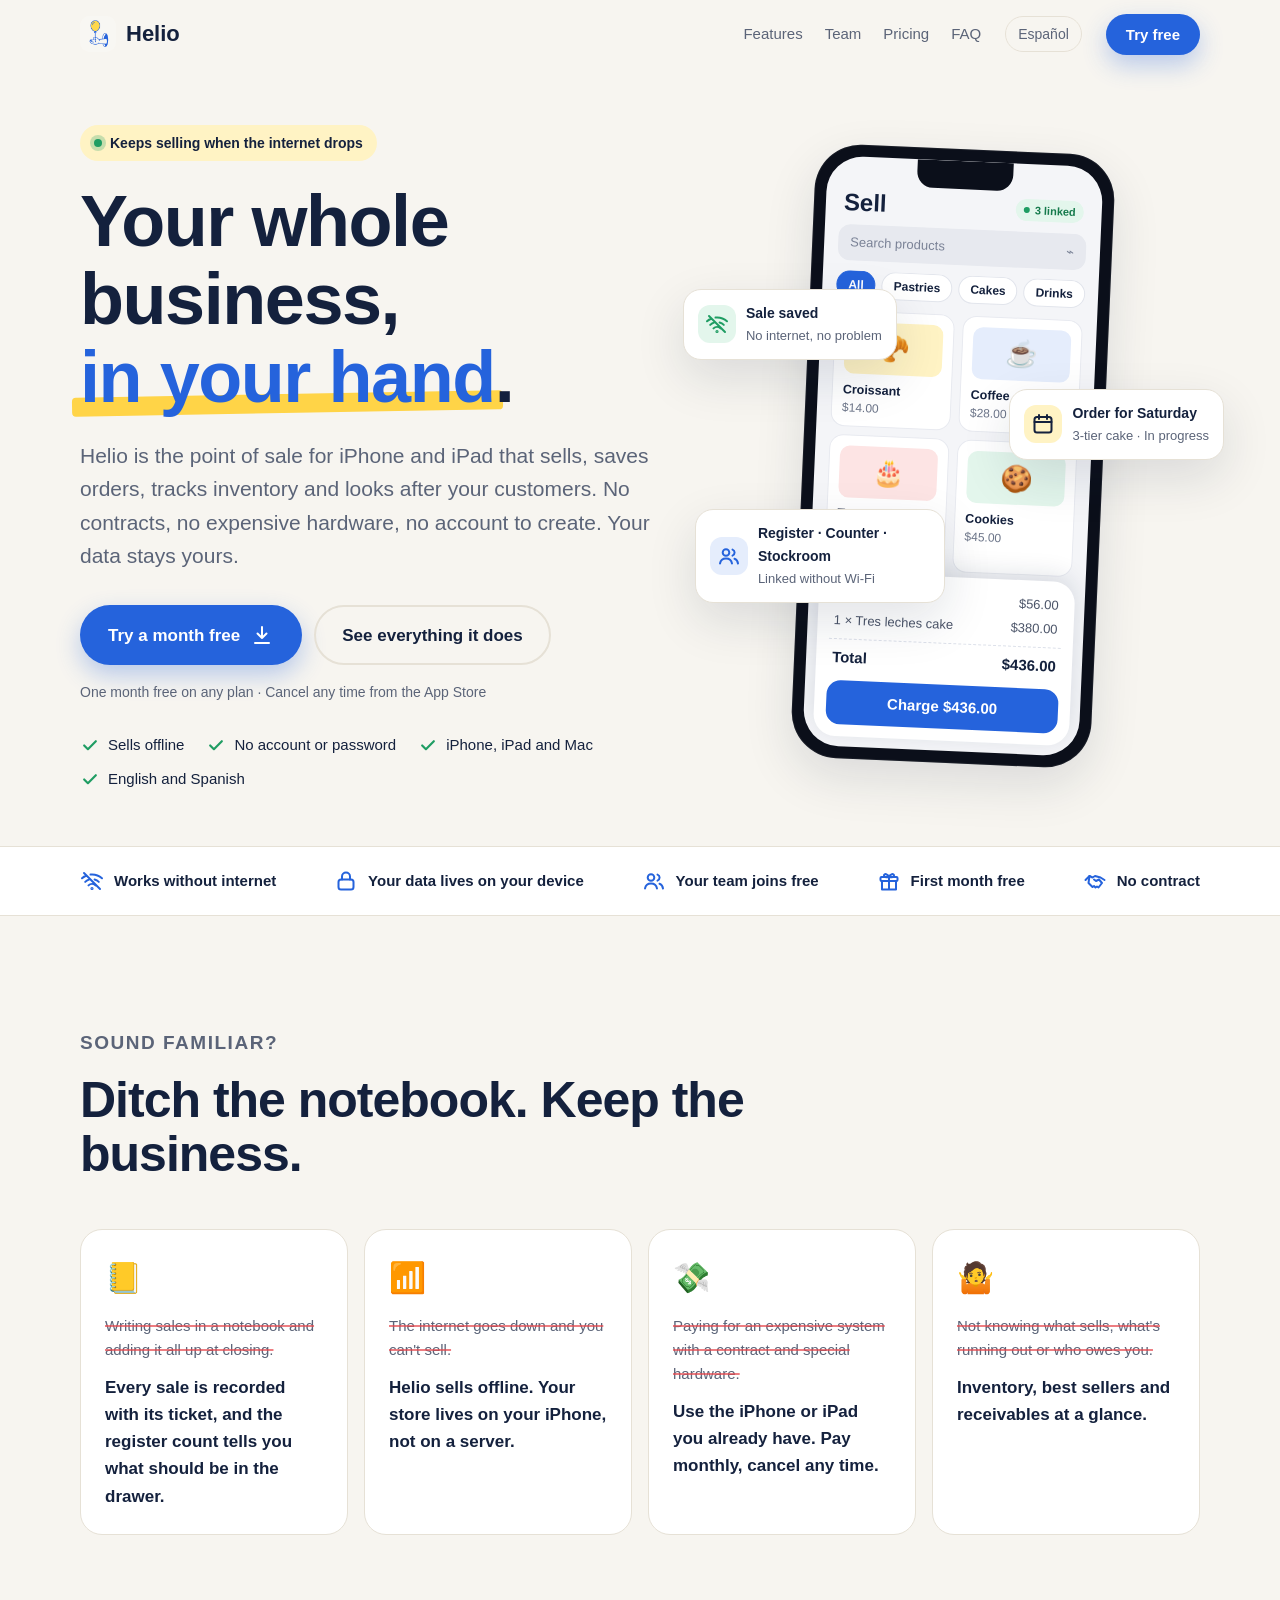
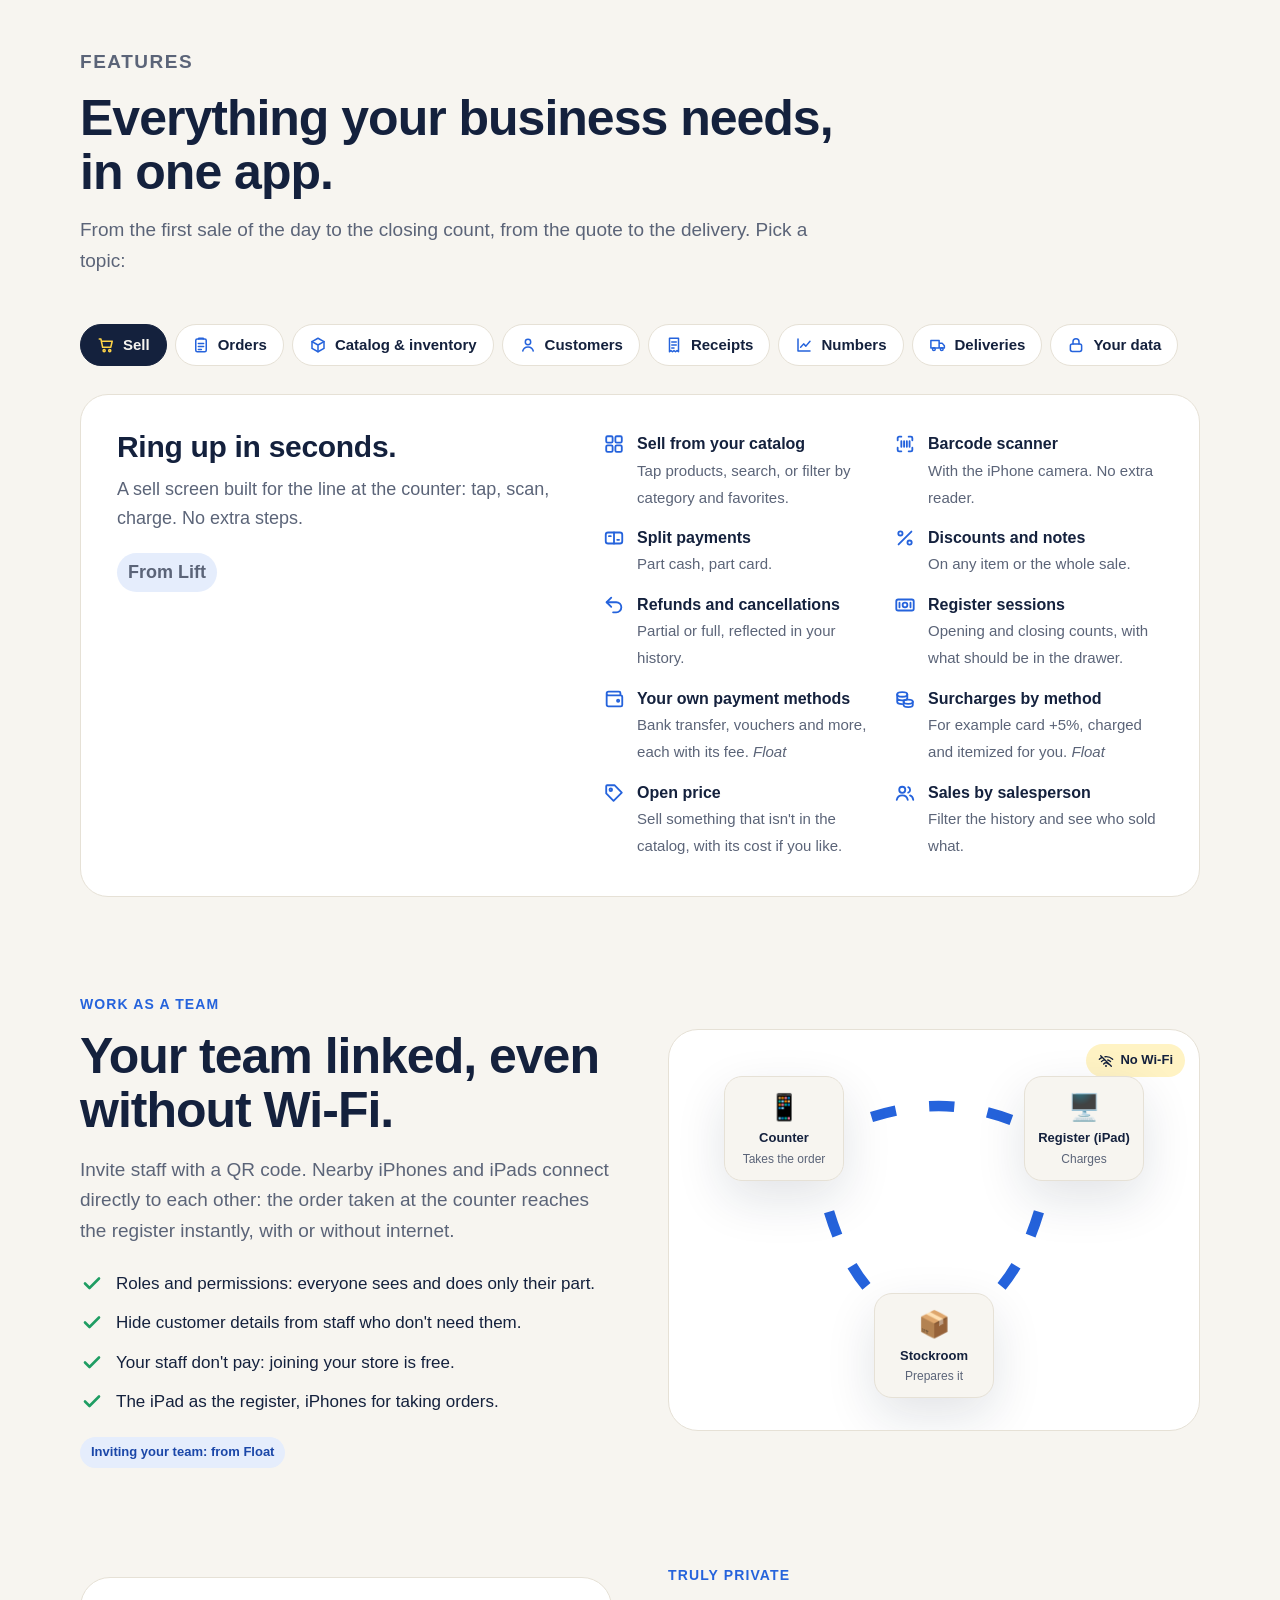
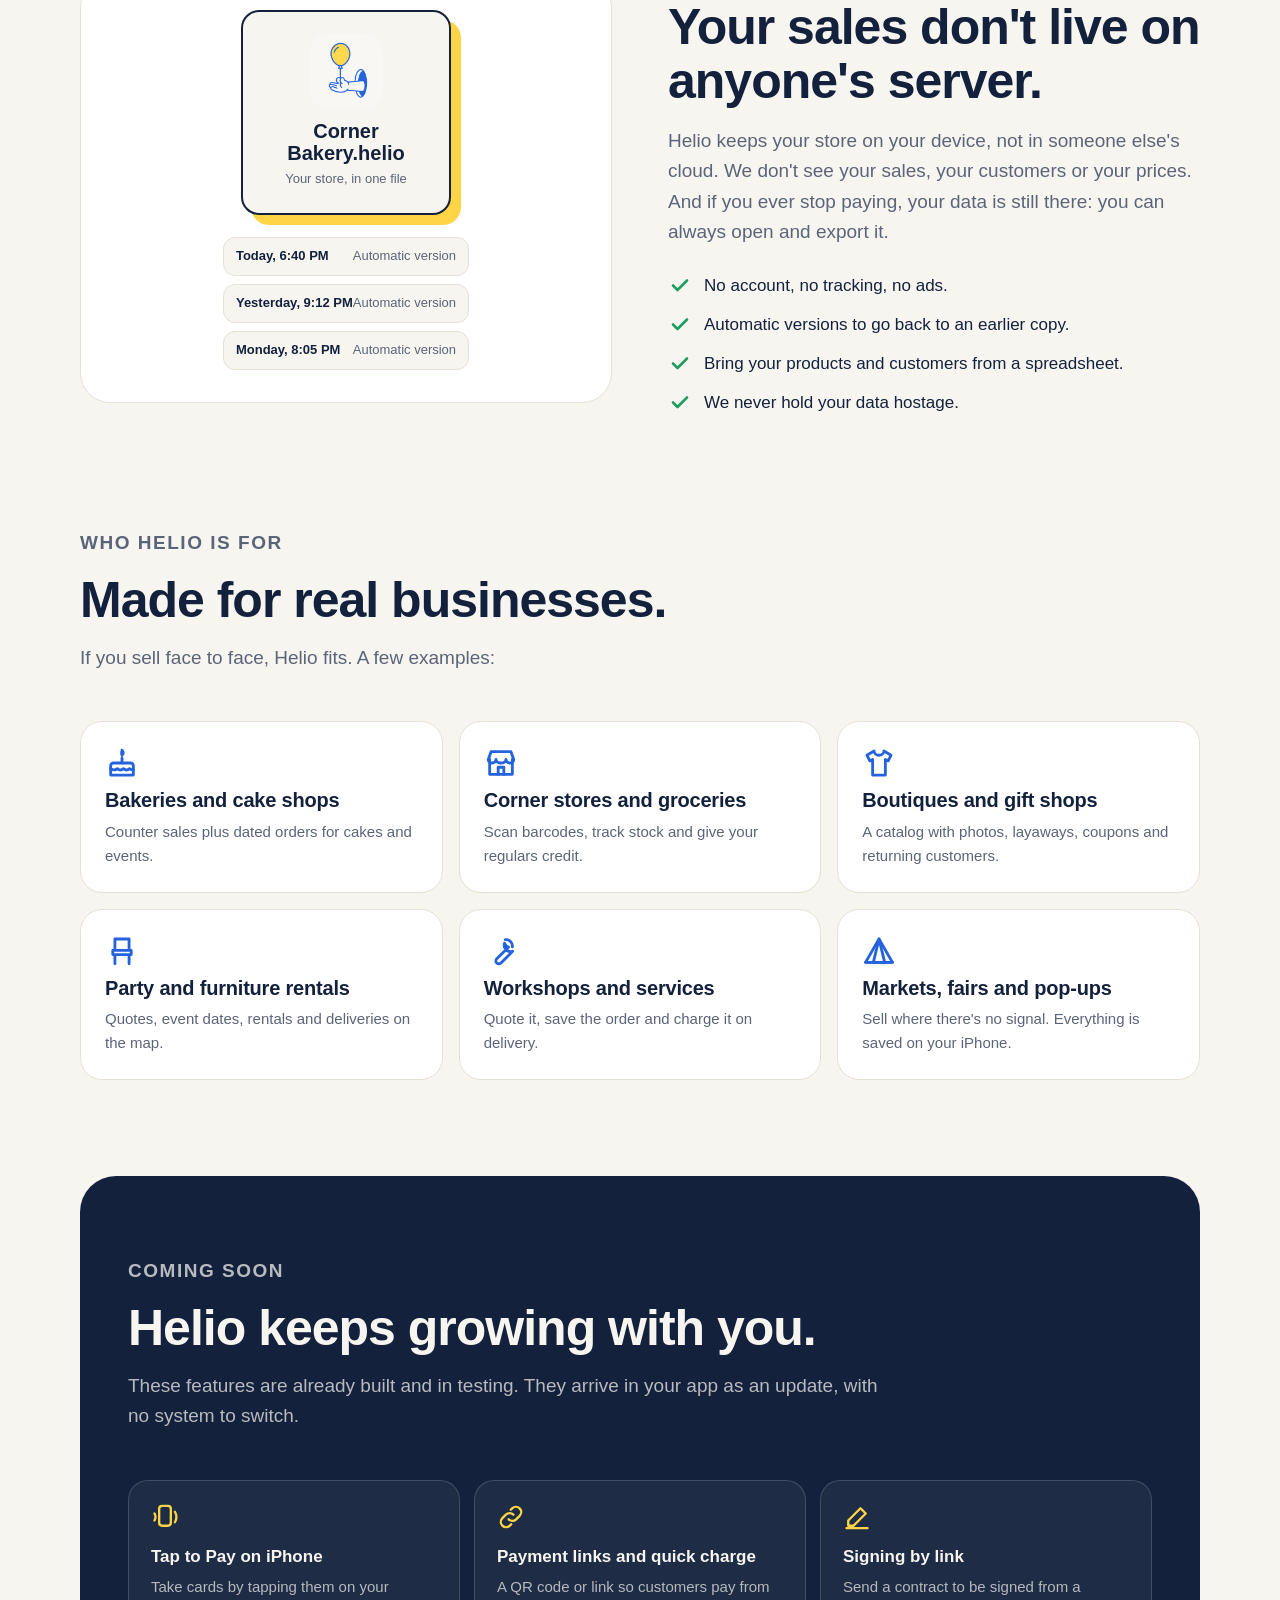
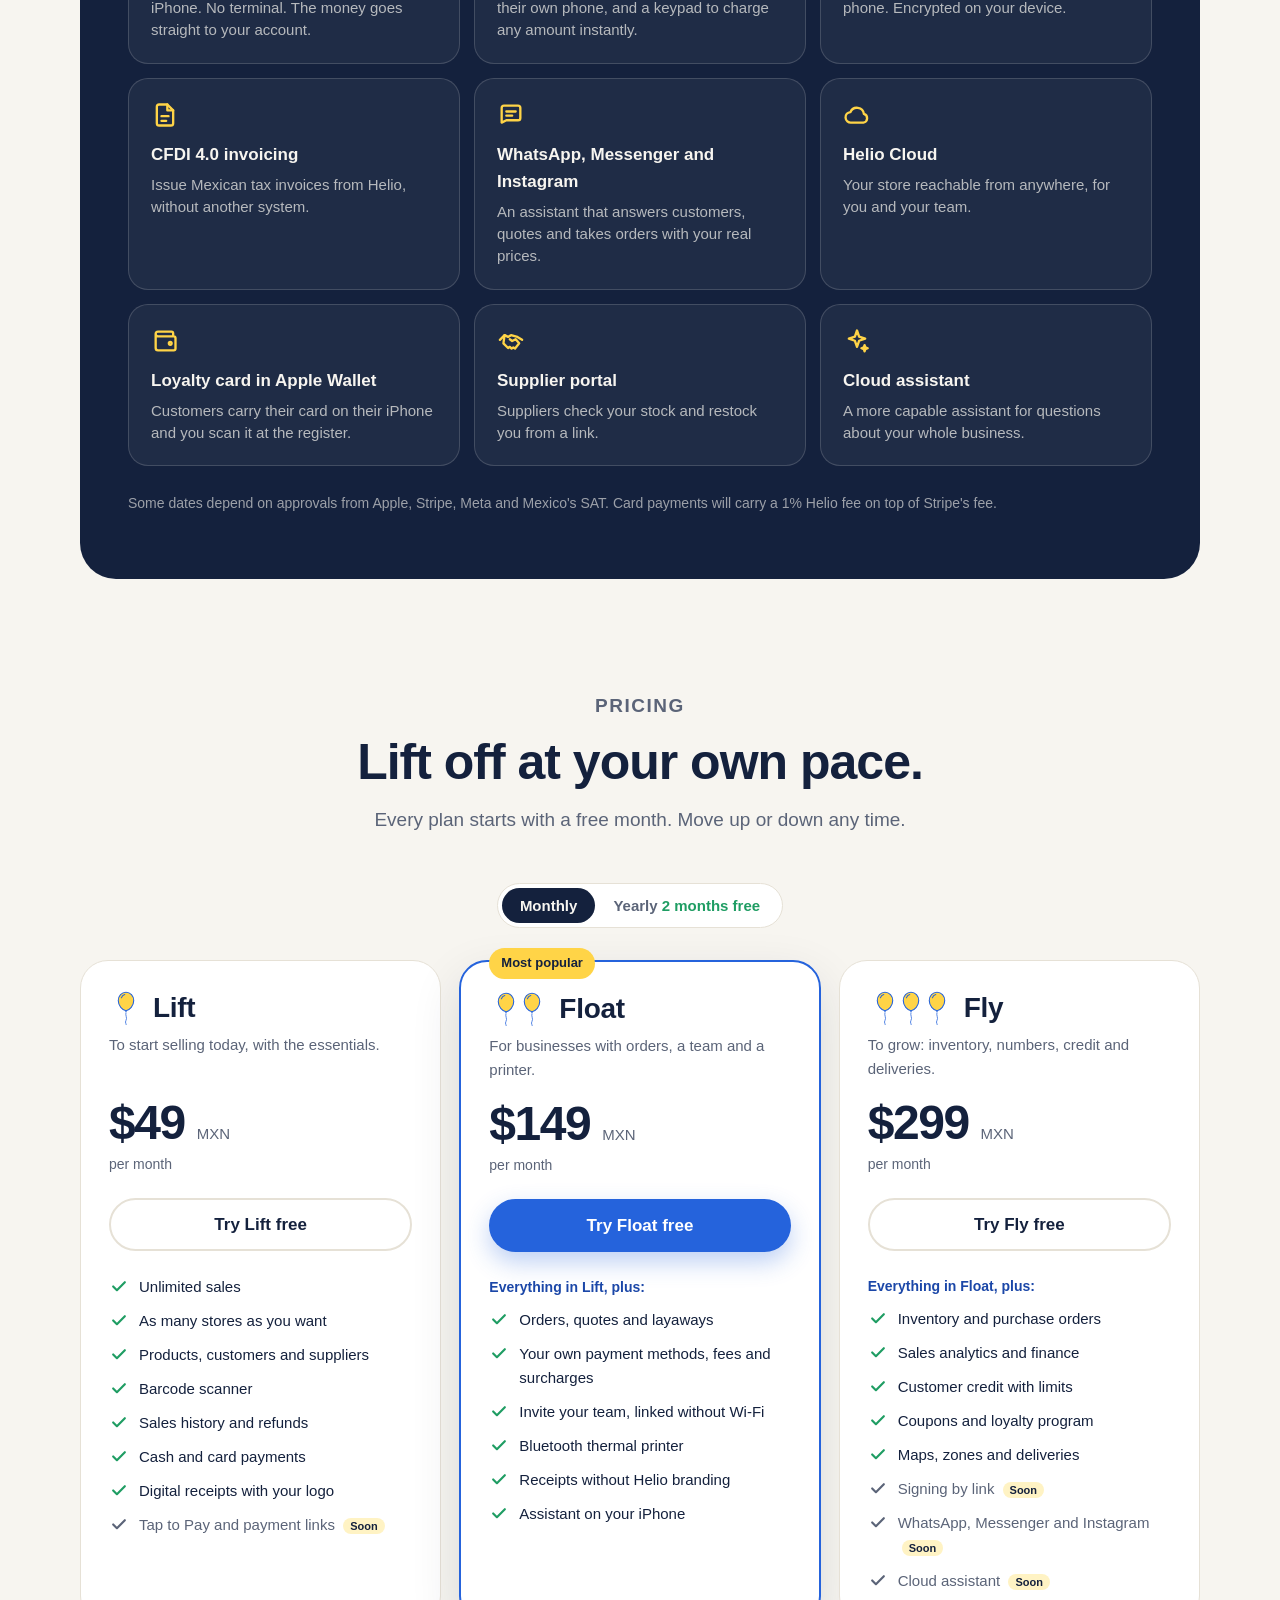
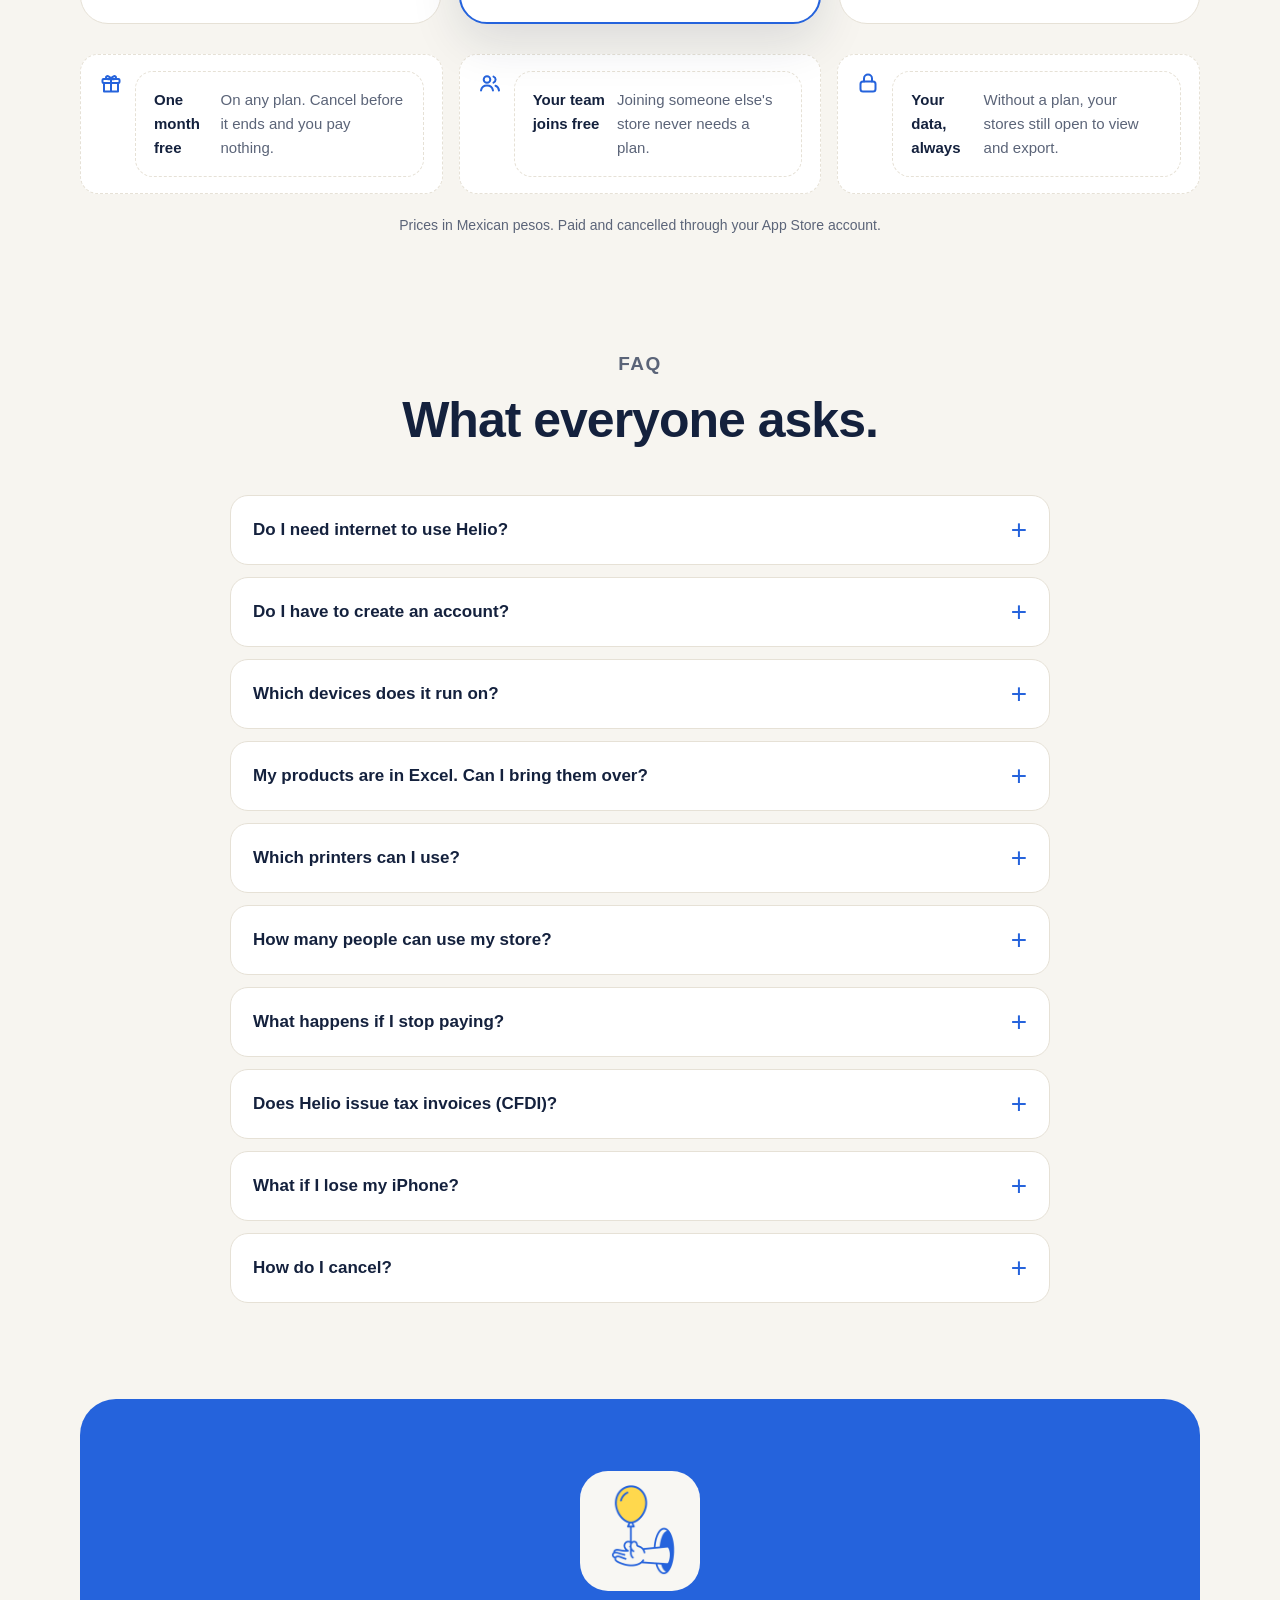
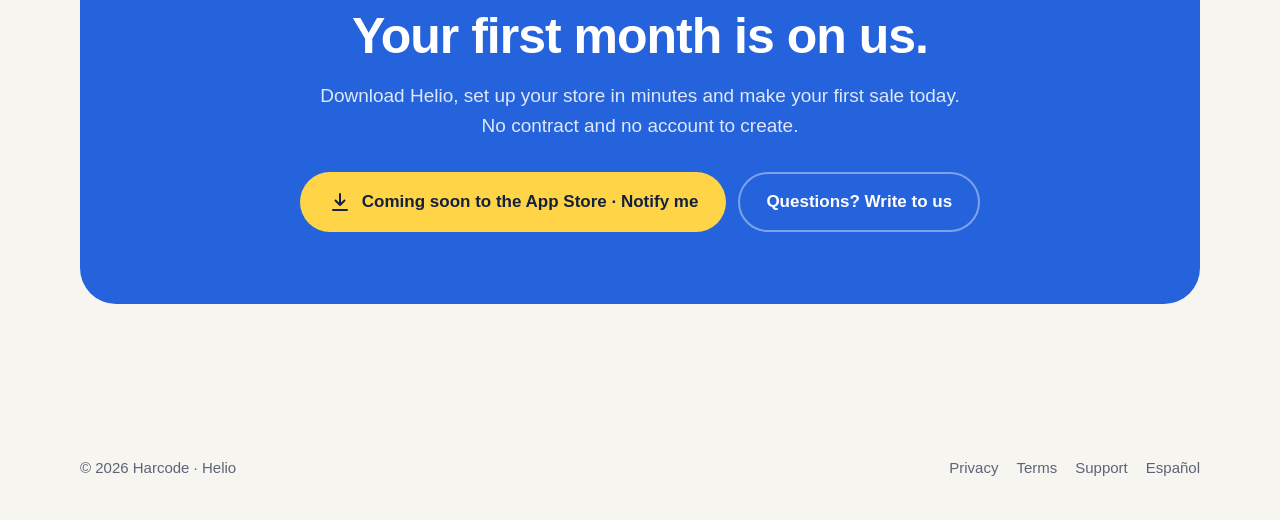
<file: index.html>
<!doctype html>
<html lang="en" class="no-js">
<head>
<meta charset="utf-8">
<meta name="viewport" content="width=device-width, initial-scale=1">
<title>Helio · Point of sale for iPhone and iPad</title>
<meta name="description" content="Sell, take orders, track inventory and look after customers from your iPhone or iPad. Works offline, no account, no contract. Try Helio free for a month.">
<link rel="canonical" href="https://helio.harcode.com/">
<link rel="alternate" hreflang="en" href="https://helio.harcode.com/">
<link rel="alternate" hreflang="es" href="https://helio.harcode.com/es/">
<meta property="og:type" content="website">
<meta property="og:title" content="Helio · Your whole business, in your hand">
<meta property="og:description" content="The point of sale for iPhone and iPad that works without internet. Try it free for a month.">
<meta property="og:image" content="https://helio.harcode.com/assets/icon.png">
<meta name="theme-color" content="#F7F5F0">
<link rel="icon" href="./assets/icon.png">
<link rel="apple-touch-icon" href="./assets/icon.png">
<link rel="stylesheet" href="./assets/landing.css">
</head>
<body>
<a class="skip" href="#main">Skip to content</a>

<!-- Icon sprite -->
<svg width="0" height="0" style="position:absolute" aria-hidden="true">
  <symbol id="i-check" viewBox="0 0 24 24"><path d="M5 12.5l4.5 4.5L19 7.5"/></symbol>
  <symbol id="i-cart" viewBox="0 0 24 24"><path d="M3 4h2.2l2.3 11h10.8l2-8H6.4"/><circle cx="9.5" cy="19.5" r="1.4"/><circle cx="17" cy="19.5" r="1.4"/></symbol>
  <symbol id="i-scan" viewBox="0 0 24 24"><path d="M4 8V5.5A1.5 1.5 0 0 1 5.5 4H8M16 4h2.5A1.5 1.5 0 0 1 20 5.5V8M20 16v2.5a1.5 1.5 0 0 1-1.5 1.5H16M8 20H5.5A1.5 1.5 0 0 1 4 18.5V16M8 9v6M11 9v6M14 9v6M17 9v6"/></symbol>
  <symbol id="i-split" viewBox="0 0 24 24"><rect x="3" y="6" width="18" height="12" rx="2.5"/><path d="M12 6v12M6.5 10h2M15.5 14h2"/></symbol>
  <symbol id="i-percent" viewBox="0 0 24 24"><path d="M19 5L5 19"/><circle cx="7" cy="7" r="2.3"/><circle cx="17" cy="17" r="2.3"/></symbol>
  <symbol id="i-undo" viewBox="0 0 24 24"><path d="M9 14L4 9l5-5"/><path d="M4 9h10.5a5.5 5.5 0 0 1 0 11H11"/></symbol>
  <symbol id="i-cash" viewBox="0 0 24 24"><rect x="2.5" y="6" width="19" height="12" rx="2"/><circle cx="12" cy="12" r="2.6"/><path d="M6 9.5v5M18 9.5v5"/></symbol>
  <symbol id="i-wallet" viewBox="0 0 24 24"><path d="M19 7V5.5A1.5 1.5 0 0 0 17.5 4H6a2 2 0 0 0 0 4h13.5A1.5 1.5 0 0 1 21 9.5v9a1.5 1.5 0 0 1-1.5 1.5H6a2 2 0 0 1-2-2V6"/><circle cx="16.5" cy="14" r="1.2"/></symbol>
  <symbol id="i-person" viewBox="0 0 24 24"><circle cx="12" cy="8" r="3.6"/><path d="M5 20c.8-3.6 3.6-5.5 7-5.5s6.2 1.9 7 5.5"/></symbol>
  <symbol id="i-users" viewBox="0 0 24 24"><circle cx="9" cy="8.5" r="3.3"/><path d="M3 19.5c.6-3.3 3-5 6-5s5.4 1.7 6 5"/><path d="M15.5 5.6a3.2 3.2 0 0 1 0 6M17.5 14.7c1.9.6 3.1 2.2 3.5 4.8"/></symbol>
  <symbol id="i-clip" viewBox="0 0 24 24"><rect x="5" y="4" width="14" height="17" rx="2"/><path d="M9 4V3h6v1M8.5 10h7M8.5 14h7M8.5 18h4"/></symbol>
  <symbol id="i-calendar" viewBox="0 0 24 24"><rect x="3.5" y="5" width="17" height="15.5" rx="2.5"/><path d="M3.5 10h17M8 3v4M16 3v4"/></symbol>
  <symbol id="i-flag" viewBox="0 0 24 24"><path d="M5 21V4M5 4h11l-2 4 2 4H5"/></symbol>
  <symbol id="i-sliders" viewBox="0 0 24 24"><path d="M4 7h10M18 7h2M4 17h4M12 17h8"/><circle cx="16" cy="7" r="2"/><circle cx="10" cy="17" r="2"/></symbol>
  <symbol id="i-box" viewBox="0 0 24 24"><path d="M12 3l8 4.5v9L12 21l-8-4.5v-9z"/><path d="M4 7.5l8 4.5 8-4.5M12 12v9"/></symbol>
  <symbol id="i-truck" viewBox="0 0 24 24"><path d="M2.5 6h11v10h-11zM13.5 9.5h4l3 3.5V16h-7"/><circle cx="6.5" cy="17.5" r="1.8"/><circle cx="17" cy="17.5" r="1.8"/></symbol>
  <symbol id="i-tag" viewBox="0 0 24 24"><path d="M3.5 12.5V4.5a1 1 0 0 1 1-1h8l8 8-9 9z"/><circle cx="8.5" cy="8.5" r="1.4"/></symbol>
  <symbol id="i-import" viewBox="0 0 24 24"><path d="M12 3v11M7.5 9.5L12 14l4.5-4.5M4 15v3.5A1.5 1.5 0 0 0 5.5 20h13a1.5 1.5 0 0 0 1.5-1.5V15"/></symbol>
  <symbol id="i-history" viewBox="0 0 24 24"><path d="M3.5 12a8.5 8.5 0 1 0 2.6-6.1M3.5 4v4.2h4.2"/><path d="M12 7.5V12l3 2"/></symbol>
  <symbol id="i-credit" viewBox="0 0 24 24"><rect x="2.5" y="5" width="19" height="14" rx="2.5"/><path d="M2.5 9.5h19M6 15h4"/></symbol>
  <symbol id="i-star" viewBox="0 0 24 24"><path d="M12 3.5l2.6 5.3 5.9.9-4.3 4.1 1 5.8L12 16.9l-5.2 2.7 1-5.8L3.5 9.7l5.9-.9z"/></symbol>
  <symbol id="i-merge" viewBox="0 0 24 24"><circle cx="6" cy="5" r="2"/><circle cx="6" cy="19" r="2"/><circle cx="18" cy="12" r="2"/><path d="M6 7v10M6 7c0 4 4 5 10 5"/></symbol>
  <symbol id="i-eye" viewBox="0 0 24 24"><path d="M2.5 12S6 5.5 12 5.5 21.5 12 21.5 12 18 18.5 12 18.5 2.5 12 2.5 12z"/><circle cx="12" cy="12" r="2.8"/><path d="M4 20L20 4"/></symbol>
  <symbol id="i-receipt" viewBox="0 0 24 24"><path d="M6 3h12v18l-2-1.5-2 1.5-2-1.5-2 1.5-2-1.5L6 21z"/><path d="M9 8h6M9 12h6M9 16h3"/></symbol>
  <symbol id="i-printer" viewBox="0 0 24 24"><path d="M7 9V3.5h10V9"/><rect x="3" y="9" width="18" height="8" rx="2"/><path d="M7 14h10v6.5H7z"/></symbol>
  <symbol id="i-image" viewBox="0 0 24 24"><rect x="3" y="4" width="18" height="16" rx="2.5"/><circle cx="9" cy="9.5" r="1.8"/><path d="M21 16l-5-5-9 9"/></symbol>
  <symbol id="i-qr" viewBox="0 0 24 24"><rect x="3.5" y="3.5" width="6.5" height="6.5" rx="1"/><rect x="14" y="3.5" width="6.5" height="6.5" rx="1"/><rect x="3.5" y="14" width="6.5" height="6.5" rx="1"/><path d="M14 14h2.5v2.5H14zM18 18h2.5v2.5H18zM18 14h2.5M14 18v2.5"/></symbol>
  <symbol id="i-store" viewBox="0 0 24 24"><path d="M4 9.5V20h16V9.5M3 9.5L5 4h14l2 5.5c0 1.5-1.3 2.5-2.8 2.5S15.5 11 15.5 9.5c0 1.5-1.6 2.5-3.5 2.5s-3.5-1-3.5-2.5C8.5 11 7.3 12 5.8 12S3 11 3 9.5z"/><path d="M10 20v-5h4v5"/></symbol>
  <symbol id="i-chart" viewBox="0 0 24 24"><path d="M4 20V4M4 20h16"/><path d="M7.5 15l4-4.5 3 3L20 7"/></symbol>
  <symbol id="i-trend" viewBox="0 0 24 24"><path d="M3 17l6-6 4 4 8-8"/><path d="M15 7h6v6"/></symbol>
  <symbol id="i-coins" viewBox="0 0 24 24"><ellipse cx="9" cy="7" rx="5.5" ry="2.5"/><path d="M3.5 7v4c0 1.4 2.5 2.5 5.5 2.5s5.5-1.1 5.5-2.5V7M3.5 11v4c0 1.4 2.5 2.5 5.5 2.5"/><ellipse cx="15.5" cy="15" rx="5" ry="2.3"/><path d="M10.5 15v3.5c0 1.3 2.2 2.3 5 2.3s5-1 5-2.3V15"/></symbol>
  <symbol id="i-sparkle" viewBox="0 0 24 24"><path d="M12 3l1.8 5.2L19 10l-5.2 1.8L12 17l-1.8-5.2L5 10l5.2-1.8z"/><path d="M18.5 15.5l.7 2 2 .7-2 .7-.7 2-.7-2-2-.7 2-.7z"/></symbol>
  <symbol id="i-grid" viewBox="0 0 24 24"><rect x="3.5" y="3.5" width="7" height="7" rx="1.5"/><rect x="13.5" y="3.5" width="7" height="7" rx="1.5"/><rect x="3.5" y="13.5" width="7" height="7" rx="1.5"/><rect x="13.5" y="13.5" width="7" height="7" rx="1.5"/></symbol>
  <symbol id="i-map" viewBox="0 0 24 24"><path d="M9 4L3.5 6v14L9 18l6 2 5.5-2V4L15 6z"/><path d="M9 4v14M15 6v14"/></symbol>
  <symbol id="i-pin" viewBox="0 0 24 24"><path d="M12 21s-6.5-6-6.5-11a6.5 6.5 0 0 1 13 0c0 5-6.5 11-6.5 11z"/><circle cx="12" cy="10" r="2.3"/></symbol>
  <symbol id="i-route" viewBox="0 0 24 24"><circle cx="6" cy="18" r="2.2"/><circle cx="18" cy="6" r="2.2"/><path d="M8.2 18H15a3 3 0 0 0 0-6H9a3 3 0 0 1 0-6h6.8"/></symbol>
  <symbol id="i-lock" viewBox="0 0 24 24"><rect x="4.5" y="10.5" width="15" height="10" rx="2.5"/><path d="M8 10.5V7.5a4 4 0 0 1 8 0v3"/></symbol>
  <symbol id="i-file" viewBox="0 0 24 24"><path d="M14 3H7a2 2 0 0 0-2 2v14a2 2 0 0 0 2 2h10a2 2 0 0 0 2-2V8z"/><path d="M14 3v5h5"/></symbol>
  <symbol id="i-download" viewBox="0 0 24 24"><path d="M12 4v11M7.5 10.5L12 15l4.5-4.5M5 20h14"/></symbol>
  <symbol id="i-wifi-off" viewBox="0 0 24 24"><path d="M4 4l16 16M8.5 16.4a5 5 0 0 1 7 0M5.2 12.9a10 10 0 0 1 4.3-2.5M14.6 10.5a10 10 0 0 1 4.2 2.4M2 9.3a15 15 0 0 1 4.4-2.8M10.5 5.6A15 15 0 0 1 22 9.3"/><circle cx="12" cy="19.5" r=".6"/></symbol>
  <symbol id="i-device" viewBox="0 0 24 24"><rect x="6" y="2.5" width="12" height="19" rx="3"/><path d="M10.5 18.5h3"/></symbol>
  <symbol id="i-gift" viewBox="0 0 24 24"><rect x="3.5" y="8" width="17" height="4" rx="1"/><path d="M5 12v8.5h14V12M12 8v12.5M12 8c-1-3-5-4-5-1.5S12 8 12 8zM12 8c1-3 5-4 5-1.5S12 8 12 8z"/></symbol>
  <symbol id="i-tap" viewBox="0 0 24 24"><rect x="7" y="2.5" width="10" height="17" rx="2.5"/><path d="M3 9a6 6 0 0 1 0 6M20.5 7.5a9 9 0 0 1 0 9"/></symbol>
  <symbol id="i-link" viewBox="0 0 24 24"><path d="M10 14a4.5 4.5 0 0 0 6.4 0l3-3a4.5 4.5 0 0 0-6.4-6.4l-1.2 1.2"/><path d="M14 10a4.5 4.5 0 0 0-6.4 0l-3 3a4.5 4.5 0 0 0 6.4 6.4l1.2-1.2"/></symbol>
  <symbol id="i-pen" viewBox="0 0 24 24"><path d="M15 4.5l4.5 4.5L9 19.5H4.5V15z"/><path d="M3 21.5h18"/></symbol>
  <symbol id="i-chat" viewBox="0 0 24 24"><path d="M4 18.5V6a2 2 0 0 1 2-2h12a2 2 0 0 1 2 2v8.5a2 2 0 0 1-2 2H8z"/><path d="M8 9h8M8 12.5h5"/></symbol>
  <symbol id="i-cloud" viewBox="0 0 24 24"><path d="M7 18.5a4.5 4.5 0 0 1-.6-9 6 6 0 0 1 11.5 1.6A3.8 3.8 0 0 1 17.5 18.5z"/></symbol>
  <symbol id="i-invoice" viewBox="0 0 24 24"><path d="M14 3H7a2 2 0 0 0-2 2v14a2 2 0 0 0 2 2h10a2 2 0 0 0 2-2V8z"/><path d="M14 3v5h5M9 13h6M9 17h4"/></symbol>
  <symbol id="i-handshake" viewBox="0 0 24 24"><path d="M2.5 11l4-4 3 1.5L12 7l5.5 1.5 4 2.5"/><path d="M6.5 7l-1 7 4 4 1.5-1 1.5 1.5 1.5-1 1.5 1 3.5-4.5-3-3.5-3 1.5-2-1.5"/></symbol>
  <symbol id="i-cake" viewBox="0 0 24 24"><path d="M4 20.5h16V14a2 2 0 0 0-2-2H6a2 2 0 0 0-2 2z"/><path d="M4 16c2 1.2 3.3 1.2 4.7 0 1.4 1.2 2.9 1.2 4.3 0 1.4 1.2 2.9 1.2 4.3 0 1.1.8 1.8.9 2.7.4M12 12V8.5M12 6.5c-.9-1 0-2.5 0-3.5.9 1 1 2.5 0 3.5z"/></symbol>
  <symbol id="i-shirt" viewBox="0 0 24 24"><path d="M8.5 3.5L3.5 6.5l2 4 2-1v11h9v-11l2 1 2-4-5-3c0 1.7-1.6 3-3.5 3s-3.5-1.3-3.5-3z"/></symbol>
  <symbol id="i-chair" viewBox="0 0 24 24"><path d="M7 3.5h10v8H7zM5.5 11.5h13v3h-13zM7 14.5V21M17 14.5V21"/></symbol>
  <symbol id="i-wrench" viewBox="0 0 24 24"><path d="M14.5 6.5a4.5 4.5 0 0 0 5.7 5.7L12 20.5a2.1 2.1 0 0 1-3-3l8.3-8.2a4.5 4.5 0 0 1-2.8-2.8zM15 4a4.5 4.5 0 0 1 5 5"/></symbol>
  <symbol id="i-tent" viewBox="0 0 24 24"><path d="M12 3.5L2.5 20h19z"/><path d="M12 3.5L8 20M12 3.5l4 16.5M2.5 20h19"/></symbol>
  <symbol id="balloon" viewBox="0 0 60 110"><path d="M30 4c14 0 25 11.5 25 27 0 17-13 31-25 33C18 62 5 48 5 31 5 15.5 16 4 30 4z" fill="#FFD447" stroke="#2563DC" stroke-width="3.5"/><path d="M15 22c2-6 6-9.5 11-10.5" stroke="#2563DC" stroke-width="3.5" stroke-linecap="round" fill="none"/><path d="M26 64l4 5 4-5z" fill="#2563DC"/><path d="M30 69c-3 10 5 18 0 26s3 12 0 15" stroke="#2563DC" stroke-width="2.5" fill="none"/></symbol>
</svg>

<header class="top">
  <div class="wrap">
    <a class="brand" href="./"><img src="./assets/icon.png" alt="" width="36" height="36">Helio</a>
    <nav aria-label="Main">
      <a href="#features">Features</a>
      <a href="#team">Team</a>
      <a href="#pricing">Pricing</a>
      <a href="#faq">FAQ</a>
    </nav>
    <a class="lang" href="./es/" hreflang="es" lang="es">Español</a>
    <a class="btn btn-primary" href="#download" data-download data-live-label="Download"><span data-label>Try free</span></a>
  </div>
</header>

<main id="main">

<!-- HERO -->
<section class="hero">
  <div class="balloons" aria-hidden="true">
    <svg class="balloon"><use href="#balloon"/></svg>
    <svg class="balloon"><use href="#balloon"/></svg>
    <svg class="balloon"><use href="#balloon"/></svg>
    <svg class="balloon"><use href="#balloon"/></svg>
  </div>
  <div class="wrap">
    <div>
      <span class="eyebrow"><span class="dot"></span>Keeps selling when the internet drops</span>
      <h1>Your whole business, <em>in your hand</em>.</h1>
      <p class="lede">Helio is the point of sale for iPhone and iPad that sells, saves orders, tracks inventory and looks after your customers. No contracts, no expensive hardware, no account to create. Your data stays yours.</p>
      <div class="ctas">
        <a class="btn btn-primary" href="#download" data-download data-live-label="Try a month free"><span data-label>Try a month free</span> <svg class="icon"><use href="#i-download"/></svg></a>
        <a class="btn btn-ghost" href="#features">See everything it does</a>
      </div>
      <p class="fine">One month free on any plan · Cancel any time from the App Store</p>
      <ul class="ticks">
        <li><svg class="icon"><use href="#i-check"/></svg>Sells offline</li>
        <li><svg class="icon"><use href="#i-check"/></svg>No account or password</li>
        <li><svg class="icon"><use href="#i-check"/></svg>iPhone, iPad and Mac</li>
        <li><svg class="icon"><use href="#i-check"/></svg>English and Spanish</li>
      </ul>
    </div>

    <div class="device-stage" aria-label="Helio's Sell screen on an iPhone" role="img">
      <div class="phone" aria-hidden="true">
        <div class="screen">
          <div class="notch"></div>
          <div class="scr-head"><b>Sell</b><span class="pill"><i></i>3 linked</span></div>
          <div class="search"><span>Search products</span><span>⌁</span></div>
          <div class="chips"><span class="on">All</span><span>Pastries</span><span>Cakes</span><span>Drinks</span></div>
          <div class="grid-prod">
            <div class="prod"><div class="sw" style="background:#FFF3C4">🥐</div><b>Croissant</b><span>$14.00</span></div>
            <div class="prod"><div class="sw" style="background:#E5EDFC">☕️</div><b>Coffee</b><span>$28.00</span></div>
            <div class="prod"><div class="sw" style="background:#FDE4E4">🎂</div><b>Tres leches cake</b><span>$380.00</span></div>
            <div class="prod"><div class="sw" style="background:#E3F6EC">🍪</div><b>Cookies</b><span>$45.00</span></div>
          </div>
          <div class="cart">
            <div class="row"><span>2 × Coffee</span><span>$56.00</span></div>
            <div class="row"><span>1 × Tres leches cake</span><span>$380.00</span></div>
            <div class="row total"><span>Total</span><span>$436.00</span></div>
            <div class="pay">Charge $436.00</div>
          </div>
        </div>
      </div>
      <div class="float-card fc-1" aria-hidden="true"><span class="ic" style="background:#E3F6EC;color:#1F9D63"><svg class="icon"><use href="#i-wifi-off"/></svg></span><div><b>Sale saved</b><span>No internet, no problem</span></div></div>
      <div class="float-card fc-2" aria-hidden="true"><span class="ic" style="background:#FFF3C4;color:#14213D"><svg class="icon"><use href="#i-calendar"/></svg></span><div><b>Order for Saturday</b><span>3-tier cake · In progress</span></div></div>
      <div class="float-card fc-3" aria-hidden="true"><span class="ic" style="background:#E5EDFC;color:#2563DC"><svg class="icon"><use href="#i-users"/></svg></span><div><b>Register · Counter · Stockroom</b><span>Linked without Wi-Fi</span></div></div>
    </div>
  </div>
</section>

<div class="strip">
  <div class="wrap">
    <div><svg class="icon"><use href="#i-wifi-off"/></svg>Works without internet</div>
    <div><svg class="icon"><use href="#i-lock"/></svg>Your data lives on your device</div>
    <div><svg class="icon"><use href="#i-users"/></svg>Your team joins free</div>
    <div><svg class="icon"><use href="#i-gift"/></svg>First month free</div>
    <div><svg class="icon"><use href="#i-handshake"/></svg>No contract</div>
  </div>
</div>

<!-- PAINS -->
<section class="block">
  <div class="wrap">
    <div class="head reveal">
      <p class="kicker">Sound familiar?</p>
      <h2>Ditch the notebook. Keep the business.</h2>
    </div>
    <div class="pains">
      <div class="pain reveal"><div class="emoji">📒</div><p class="was">Writing sales in a notebook and adding it all up at closing.</p><p class="now">Every sale is recorded with its ticket, and the register count tells you what should be in the drawer.</p></div>
      <div class="pain reveal"><div class="emoji">📶</div><p class="was">The internet goes down and you can't sell.</p><p class="now">Helio sells offline. Your store lives on your iPhone, not on a server.</p></div>
      <div class="pain reveal"><div class="emoji">💸</div><p class="was">Paying for an expensive system with a contract and special hardware.</p><p class="now">Use the iPhone or iPad you already have. Pay monthly, cancel any time.</p></div>
      <div class="pain reveal"><div class="emoji">🤷</div><p class="was">Not knowing what sells, what's running out or who owes you.</p><p class="now">Inventory, best sellers and receivables at a glance.</p></div>
    </div>
  </div>
</section>

<!-- FEATURES -->
<section class="block" id="features" style="padding-top:0">
  <div class="wrap">
    <div class="head reveal">
      <p class="kicker">Features</p>
      <h2>Everything your business needs, in one app.</h2>
      <p>From the first sale of the day to the closing count, from the quote to the delivery. Pick a topic:</p>
    </div>

    <div class="tabs" role="tablist" aria-label="Helio features">
      <button role="tab" id="t-sell" aria-controls="p-sell" aria-selected="true"><svg class="icon"><use href="#i-cart"/></svg>Sell</button>
      <button role="tab" id="t-orders" aria-controls="p-orders" aria-selected="false"><svg class="icon"><use href="#i-clip"/></svg>Orders</button>
      <button role="tab" id="t-catalog" aria-controls="p-catalog" aria-selected="false"><svg class="icon"><use href="#i-box"/></svg>Catalog &amp; inventory</button>
      <button role="tab" id="t-customers" aria-controls="p-customers" aria-selected="false"><svg class="icon"><use href="#i-person"/></svg>Customers</button>
      <button role="tab" id="t-tickets" aria-controls="p-tickets" aria-selected="false"><svg class="icon"><use href="#i-receipt"/></svg>Receipts</button>
      <button role="tab" id="t-numbers" aria-controls="p-numbers" aria-selected="false"><svg class="icon"><use href="#i-chart"/></svg>Numbers</button>
      <button role="tab" id="t-delivery" aria-controls="p-delivery" aria-selected="false"><svg class="icon"><use href="#i-truck"/></svg>Deliveries</button>
      <button role="tab" id="t-data" aria-controls="p-data" aria-selected="false"><svg class="icon"><use href="#i-lock"/></svg>Your data</button>
    </div>

    <div class="panel" role="tabpanel" id="p-sell" aria-labelledby="t-sell">
      <div class="intro">
        <h3>Ring up in seconds.</h3>
        <p>A sell screen built for the line at the counter: tap, scan, charge. No extra steps.</p>
        <p class="plan-tag">From Lift</p>
      </div>
      <ul class="feat-list">
        <li><svg class="icon"><use href="#i-grid"/></svg><div><b>Sell from your catalog</b><span>Tap products, search, or filter by category and favorites.</span></div></li>
        <li><svg class="icon"><use href="#i-scan"/></svg><div><b>Barcode scanner</b><span>With the iPhone camera. No extra reader.</span></div></li>
        <li><svg class="icon"><use href="#i-split"/></svg><div><b>Split payments</b><span>Part cash, part card.</span></div></li>
        <li><svg class="icon"><use href="#i-percent"/></svg><div><b>Discounts and notes</b><span>On any item or the whole sale.</span></div></li>
        <li><svg class="icon"><use href="#i-undo"/></svg><div><b>Refunds and cancellations</b><span>Partial or full, reflected in your history.</span></div></li>
        <li><svg class="icon"><use href="#i-cash"/></svg><div><b>Register sessions</b><span>Opening and closing counts, with what should be in the drawer.</span></div></li>
        <li><svg class="icon"><use href="#i-wallet"/></svg><div><b>Your own payment methods</b><span>Bank transfer, vouchers and more, each with its fee. <em>Float</em></span></div></li>
        <li><svg class="icon"><use href="#i-coins"/></svg><div><b>Surcharges by method</b><span>For example card +5%, charged and itemized for you. <em>Float</em></span></div></li>
        <li><svg class="icon"><use href="#i-tag"/></svg><div><b>Open price</b><span>Sell something that isn't in the catalog, with its cost if you like.</span></div></li>
        <li><svg class="icon"><use href="#i-users"/></svg><div><b>Sales by salesperson</b><span>Filter the history and see who sold what.</span></div></li>
      </ul>
    </div>

    <div class="panel" role="tabpanel" id="p-orders" aria-labelledby="t-orders" hidden>
      <div class="intro">
        <h3>Orders you won't forget.</h3>
        <p>Quotes, layaways and orders with a date. Each one moves through the steps you choose.</p>
        <p class="plan-tag">From Float</p>
      </div>
      <ul class="feat-list">
        <li><svg class="icon"><use href="#i-clip"/></svg><div><b>Orders and quotes</b><span>Save the sale for later and charge it when it's time.</span></div></li>
        <li><svg class="icon"><use href="#i-calendar"/></svg><div><b>Delivery or event date</b><span>For Saturday's cake or Sunday's rental.</span></div></li>
        <li><svg class="icon"><use href="#i-flag"/></svg><div><b>Your own statuses</b><span>Pending, In progress, Ready… whatever you use.</span></div></li>
        <li><svg class="icon"><use href="#i-calendar"/></svg><div><b>Calendar</b><span>See your deliveries and events, and connect your calendars.</span></div></li>
        <li><svg class="icon"><use href="#i-sliders"/></svg><div><b>Custom fields</b><span>Add the details your business needs to orders, products and customers.</span></div></li>
        <li><svg class="icon"><use href="#i-history"/></svg><div><b>Saved filters</b><span>Your usual views, one tap away.</span></div></li>
      </ul>
    </div>

    <div class="panel" role="tabpanel" id="p-catalog" aria-labelledby="t-catalog" hidden>
      <div class="intro">
        <h3>Know what you have and what's missing.</h3>
        <p>Your whole catalog with prices, costs and taxes. And when you need it, stock kept up to date.</p>
        <p class="plan-tag">Catalog from Lift · Inventory on Fly</p>
      </div>
      <ul class="feat-list">
        <li><svg class="icon"><use href="#i-box"/></svg><div><b>Complete products</b><span>SKU, barcode, price, cost and taxes.</span></div></li>
        <li><svg class="icon"><use href="#i-percent"/></svg><div><b>Taxes and currency</b><span>Set your own rates and currency.</span></div></li>
        <li><svg class="icon"><use href="#i-handshake"/></svg><div><b>Suppliers</b><span>Who supplies what, at hand.</span></div></li>
        <li><svg class="icon"><use href="#i-import"/></svg><div><b>Import from Excel</b><span>CSV and SQLite, with ready-to-fill templates.</span></div></li>
        <li><svg class="icon"><use href="#i-chart"/></svg><div><b>Stock tracking</b><span>Per product, only where you want it. <em>Fly</em></span></div></li>
        <li><svg class="icon"><use href="#i-clip"/></svg><div><b>Purchase orders</b><span>Order from suppliers and receive the goods. <em>Fly</em></span></div></li>
        <li><svg class="icon"><use href="#i-chair"/></svg><div><b>Rentals</b><span>Keep track of what's out on rent. <em>Fly</em></span></div></li>
      </ul>
    </div>

    <div class="panel" role="tabpanel" id="p-customers" aria-labelledby="t-customers" hidden>
      <div class="intro">
        <h3>Customers who come back.</h3>
        <p>Know every customer, give them credit with a limit and reward them for returning.</p>
        <p class="plan-tag">Customers from Lift · Credit and loyalty on Fly</p>
      </div>
      <ul class="feat-list">
        <li><svg class="icon"><use href="#i-person"/></svg><div><b>Customer history</b><span>Purchases, orders and documents in one place.</span></div></li>
        <li><svg class="icon"><use href="#i-merge"/></svg><div><b>Merge duplicates</b><span>Combine two records of the same customer without losing anything.</span></div></li>
        <li><svg class="icon"><use href="#i-credit"/></svg><div><b>Credit with limits</b><span>Who owes you, how much and since when. <em>Fly</em></span></div></li>
        <li><svg class="icon"><use href="#i-tag"/></svg><div><b>Coupons</b><span>Single-use or multi-use codes. <em>Fly</em></span></div></li>
        <li><svg class="icon"><use href="#i-star"/></svg><div><b>Loyalty program</b><span>Rewards for visits and a card you scan at the register. <em>Fly</em></span></div></li>
        <li><svg class="icon"><use href="#i-eye"/></svg><div><b>Customer privacy</b><span>Hide their details from staff who don't need them.</span></div></li>
      </ul>
    </div>

    <div class="panel" role="tabpanel" id="p-tickets" aria-labelledby="t-tickets" hidden>
      <div class="intro">
        <h3>Receipts with your brand.</h3>
        <p>Send them by WhatsApp or email, save them to Photos or print them. With your logo and details.</p>
        <p class="plan-tag">From Lift</p>
      </div>
      <ul class="feat-list">
        <li><svg class="icon"><use href="#i-image"/></svg><div><b>Image or PDF</b><span>Share from your iPhone to anywhere.</span></div></li>
        <li><svg class="icon"><use href="#i-store"/></svg><div><b>Your logo and details</b><span>On every receipt, image and PDF.</span></div></li>
        <li><svg class="icon"><use href="#i-qr"/></svg><div><b>QR code</b><span>On the receipt, so your customer can find it later.</span></div></li>
        <li><svg class="icon"><use href="#i-printer"/></svg><div><b>AirPrint and thermal printers</b><span>Print on Bluetooth receipt printers. <em>Float</em></span></div></li>
        <li><svg class="icon"><use href="#i-sparkle"/></svg><div><b>No Helio branding</b><span>Receipts that are 100% yours, without "Made with Helio". <em>Float</em></span></div></li>
      </ul>
    </div>

    <div class="panel" role="tabpanel" id="p-numbers" aria-labelledby="t-numbers" hidden>
      <div class="intro">
        <h3>Know how your business is doing.</h3>
        <p>Sales, profit and expenses without spreadsheets. And an assistant you can ask like a person.</p>
        <p class="plan-tag">Analytics on Fly · Assistant from Float</p>
      </div>
      <ul class="feat-list">
        <li><svg class="icon"><use href="#i-trend"/></svg><div><b>Sales and trends</b><span>Best sellers by day, week or month.</span></div></li>
        <li><svg class="icon"><use href="#i-coins"/></svg><div><b>Real profit</b><span>Using the cost of every item sold.</span></div></li>
        <li><svg class="icon"><use href="#i-wallet"/></svg><div><b>Finance</b><span>Log expenses and fixed costs, and see what's left.</span></div></li>
        <li><svg class="icon"><use href="#i-star"/></svg><div><b>Loyalty numbers</b><span>Returning customers, visits and rewards.</span></div></li>
        <li><svg class="icon"><use href="#i-sparkle"/></svg><div><b>Assistant on your iPhone</b><span>"What sold best this month?" Answered with Apple Intelligence, without your data leaving the phone. <em>Float</em></span></div></li>
      </ul>
    </div>

    <div class="panel" role="tabpanel" id="p-delivery" aria-labelledby="t-delivery" hidden>
      <div class="intro">
        <h3>Deliveries on the map.</h3>
        <p>If you deliver, Helio shows you where to go, what to charge for shipping and what's left for today.</p>
        <p class="plan-tag">On Fly</p>
      </div>
      <ul class="feat-list">
        <li><svg class="icon"><use href="#i-map"/></svg><div><b>Map of orders and customers</b><span>Your day at a glance.</span></div></li>
        <li><svg class="icon"><use href="#i-pin"/></svg><div><b>Delivery zones</b><span>Draw your zones and give them a delivery cost and rules.</span></div></li>
        <li><svg class="icon"><use href="#i-route"/></svg><div><b>Today's deliveries</b><span>Assign them and mark them delivered.</span></div></li>
        <li><svg class="icon"><use href="#i-calendar"/></svg><div><b>By date</b><span>Dated orders show up on the day they're due.</span></div></li>
      </ul>
    </div>

    <div class="panel" role="tabpanel" id="p-data" aria-labelledby="t-data" hidden>
      <div class="intro">
        <h3>Your store is yours.</h3>
        <p>No account, no mandatory cloud. Your store is a file you can back up, move or export.</p>
        <p class="plan-tag">On every plan</p>
      </div>
      <ul class="feat-list">
        <li><svg class="icon"><use href="#i-person"/></svg><div><b>No account</b><span>Open Helio and start. No email, no password.</span></div></li>
        <li><svg class="icon"><use href="#i-file"/></svg><div><b>One .helio file</b><span>Your whole store in a single file you control.</span></div></li>
        <li><svg class="icon"><use href="#i-history"/></svg><div><b>Automatic versions</b><span>Go back to an earlier copy if something goes wrong.</span></div></li>
        <li><svg class="icon"><use href="#i-download"/></svg><div><b>Export any time</b><span>Even without a plan you can open, view and export everything.</span></div></li>
        <li><svg class="icon"><use href="#i-store"/></svg><div><b>Several stores</b><span>As many as you want, with no sales cap.</span></div></li>
        <li><svg class="icon"><use href="#i-merge"/></svg><div><b>Merge copies</b><span>Compare two copies of your store and combine them.</span></div></li>
      </ul>
    </div>
  </div>
</section>

<!-- SPOTLIGHTS -->
<section class="block" id="team" style="padding-top:0">
  <div class="wrap">
    <div class="spot reveal">
      <div>
        <p class="kicker">Work as a team</p>
        <h2>Your team linked, even without Wi-Fi.</h2>
        <p class="big">Invite staff with a QR code. Nearby iPhones and iPads connect directly to each other: the order taken at the counter reaches the register instantly, with or without internet.</p>
        <ul>
          <li><svg class="icon"><use href="#i-check"/></svg>Roles and permissions: everyone sees and does only their part.</li>
          <li><svg class="icon"><use href="#i-check"/></svg>Hide customer details from staff who don't need them.</li>
          <li><svg class="icon"><use href="#i-check"/></svg>Your staff don't pay: joining your store is free.</li>
          <li><svg class="icon"><use href="#i-check"/></svg>The iPad as the register, iPhones for taking orders.</li>
        </ul>
        <p style="margin-top:22px"><span class="plan-tag">Inviting your team: from Float</span></p>
      </div>
      <div class="art" aria-hidden="true">
        <span class="no-wifi"><svg class="icon" style="width:16px;height:16px"><use href="#i-wifi-off"/></svg>No Wi-Fi</span>
        <div class="mesh">
          <svg class="links" viewBox="0 0 100 80" preserveAspectRatio="none"><path d="M22 18 C 45 8, 58 8, 78 18"/><path d="M22 22 C 26 48, 36 60, 50 64"/><path d="M78 22 C 74 48, 64 60, 50 64"/></svg>
          <div class="node" style="left:0;top:4%"><div class="glyph">📱</div><b>Counter</b><span>Takes the order</span></div>
          <div class="node" style="right:0;top:4%"><div class="glyph">🖥️</div><b>Register (iPad)</b><span>Charges</span></div>
          <div class="node" style="left:50%;bottom:0;transform:translateX(-50%)"><div class="glyph">📦</div><b>Stockroom</b><span>Prepares it</span></div>
        </div>
      </div>
    </div>

    <div class="spot flip reveal">
      <div>
        <p class="kicker">Truly private</p>
        <h2>Your sales don't live on anyone's server.</h2>
        <p class="big">Helio keeps your store on your device, not in someone else's cloud. We don't see your sales, your customers or your prices. And if you ever stop paying, your data is still there: you can always open and export it.</p>
        <ul>
          <li><svg class="icon"><use href="#i-check"/></svg>No account, no tracking, no ads.</li>
          <li><svg class="icon"><use href="#i-check"/></svg>Automatic versions to go back to an earlier copy.</li>
          <li><svg class="icon"><use href="#i-check"/></svg>Bring your products and customers from a spreadsheet.</li>
          <li><svg class="icon"><use href="#i-check"/></svg>We never hold your data hostage.</li>
        </ul>
      </div>
      <div class="art" aria-hidden="true">
        <div style="display:grid;justify-items:center">
          <div class="file">
            <div class="glyph"><img src="./assets/icon.png" alt="" width="74" height="74"></div>
            <b>Corner Bakery.helio</b>
            <span>Your store, in one file</span>
          </div>
          <div class="versions">
            <div><b>Today, 6:40 PM</b><span>Automatic version</span></div>
            <div><b>Yesterday, 9:12 PM</b><span>Automatic version</span></div>
            <div><b>Monday, 8:05 PM</b><span>Automatic version</span></div>
          </div>
        </div>
      </div>
    </div>
  </div>
</section>

<!-- WHO -->
<section class="block" style="padding-top:0">
  <div class="wrap">
    <div class="head reveal">
      <p class="kicker">Who Helio is for</p>
      <h2>Made for real businesses.</h2>
      <p>If you sell face to face, Helio fits. A few examples:</p>
    </div>
    <div class="who">
      <div class="reveal"><svg class="icon glyph" style="width:34px;height:34px;color:var(--blue)"><use href="#i-cake"/></svg><h3>Bakeries and cake shops</h3><p>Counter sales plus dated orders for cakes and events.</p></div>
      <div class="reveal"><svg class="icon glyph" style="width:34px;height:34px;color:var(--blue)"><use href="#i-store"/></svg><h3>Corner stores and groceries</h3><p>Scan barcodes, track stock and give your regulars credit.</p></div>
      <div class="reveal"><svg class="icon glyph" style="width:34px;height:34px;color:var(--blue)"><use href="#i-shirt"/></svg><h3>Boutiques and gift shops</h3><p>A catalog with photos, layaways, coupons and returning customers.</p></div>
      <div class="reveal"><svg class="icon glyph" style="width:34px;height:34px;color:var(--blue)"><use href="#i-chair"/></svg><h3>Party and furniture rentals</h3><p>Quotes, event dates, rentals and deliveries on the map.</p></div>
      <div class="reveal"><svg class="icon glyph" style="width:34px;height:34px;color:var(--blue)"><use href="#i-wrench"/></svg><h3>Workshops and services</h3><p>Quote it, save the order and charge it on delivery.</p></div>
      <div class="reveal"><svg class="icon glyph" style="width:34px;height:34px;color:var(--blue)"><use href="#i-tent"/></svg><h3>Markets, fairs and pop-ups</h3><p>Sell where there's no signal. Everything is saved on your iPhone.</p></div>
    </div>
  </div>
</section>

<!-- COMING SOON -->
<section class="block" style="padding-top:0">
  <div class="wrap">
    <div class="soon-wrap reveal">
      <div class="head">
        <p class="kicker">Coming soon</p>
        <h2>Helio keeps growing with you.</h2>
        <p>These features are already built and in testing. They arrive in your app as an update, with no system to switch.</p>
      </div>
      <div class="soon">
        <div><svg class="icon"><use href="#i-tap"/></svg><b>Tap to Pay on iPhone</b><span>Take cards by tapping them on your iPhone. No terminal. The money goes straight to your account.</span></div>
        <div><svg class="icon"><use href="#i-link"/></svg><b>Payment links and quick charge</b><span>A QR code or link so customers pay from their own phone, and a keypad to charge any amount instantly.</span></div>
        <div><svg class="icon"><use href="#i-pen"/></svg><b>Signing by link</b><span>Send a contract to be signed from a phone. Encrypted on your device.</span></div>
        <div><svg class="icon"><use href="#i-invoice"/></svg><b>CFDI 4.0 invoicing</b><span>Issue Mexican tax invoices from Helio, without another system.</span></div>
        <div><svg class="icon"><use href="#i-chat"/></svg><b>WhatsApp, Messenger and Instagram</b><span>An assistant that answers customers, quotes and takes orders with your real prices.</span></div>
        <div><svg class="icon"><use href="#i-cloud"/></svg><b>Helio Cloud</b><span>Your store reachable from anywhere, for you and your team.</span></div>
        <div><svg class="icon"><use href="#i-wallet"/></svg><b>Loyalty card in Apple Wallet</b><span>Customers carry their card on their iPhone and you scan it at the register.</span></div>
        <div><svg class="icon"><use href="#i-handshake"/></svg><b>Supplier portal</b><span>Suppliers check your stock and restock you from a link.</span></div>
        <div><svg class="icon"><use href="#i-sparkle"/></svg><b>Cloud assistant</b><span>A more capable assistant for questions about your whole business.</span></div>
      </div>
      <p class="note">Some dates depend on approvals from Apple, Stripe, Meta and Mexico's SAT. Card payments will carry a 1% Helio fee on top of Stripe's fee.</p>
    </div>
  </div>
</section>

<!-- PRICING -->
<section class="block" id="pricing" style="padding-top:0">
  <div class="wrap">
    <div class="head center reveal" style="text-align:center">
      <p class="kicker">Pricing</p>
      <h2>Lift off at your own pace.</h2>
      <p>Every plan starts with a free month. Move up or down any time.</p>
    </div>
    <div style="text-align:center">
      <div class="billing" role="group" aria-label="Billing">
        <button type="button" data-billing="monthly" aria-pressed="true">Monthly</button>
        <button type="button" data-billing="yearly" aria-pressed="false">Yearly <span class="save">2 months free</span></button>
      </div>
    </div>

    <div class="plans">
      <div class="plan reveal">
        <div class="name"><svg viewBox="0 0 60 110" aria-hidden="true"><use href="#balloon"/></svg><h3>Lift</h3></div>
        <p class="tagline">To start selling today, with the essentials.</p>
        <div class="price">$<span data-monthly="49" data-yearly="490">49</span> <small>MXN</small></div>
        <p class="per" data-monthly="per month" data-yearly="per year · save $98">per month</p>
        <a class="btn btn-ghost" href="#download" data-download data-live-label="Try Lift free"><span data-label>Try Lift free</span></a>
        <ul>
          <li><svg class="icon"><use href="#i-check"/></svg>Unlimited sales</li>
          <li><svg class="icon"><use href="#i-check"/></svg>As many stores as you want</li>
          <li><svg class="icon"><use href="#i-check"/></svg>Products, customers and suppliers</li>
          <li><svg class="icon"><use href="#i-check"/></svg>Barcode scanner</li>
          <li><svg class="icon"><use href="#i-check"/></svg>Sales history and refunds</li>
          <li><svg class="icon"><use href="#i-check"/></svg>Cash and card payments</li>
          <li><svg class="icon"><use href="#i-check"/></svg>Digital receipts with your logo</li>
          <li class="soon-item"><svg class="icon"><use href="#i-check"/></svg><span>Tap to Pay and payment links <span class="tag">Soon</span></span></li>
        </ul>
      </div>

      <div class="plan pop reveal">
        <span class="badge">Most popular</span>
        <div class="name"><svg viewBox="0 0 60 110" aria-hidden="true"><use href="#balloon"/></svg><svg viewBox="0 0 60 110" aria-hidden="true" style="margin-left:-18px"><use href="#balloon"/></svg><h3>Float</h3></div>
        <p class="tagline">For businesses with orders, a team and a printer.</p>
        <div class="price">$<span data-monthly="149" data-yearly="1,490">149</span> <small>MXN</small></div>
        <p class="per" data-monthly="per month" data-yearly="per year · save $298">per month</p>
        <a class="btn btn-primary" href="#download" data-download data-live-label="Try Float free"><span data-label>Try Float free</span></a>
        <ul>
          <li class="everything">Everything in Lift, plus:</li>
          <li><svg class="icon"><use href="#i-check"/></svg>Orders, quotes and layaways</li>
          <li><svg class="icon"><use href="#i-check"/></svg>Your own payment methods, fees and surcharges</li>
          <li><svg class="icon"><use href="#i-check"/></svg>Invite your team, linked without Wi-Fi</li>
          <li><svg class="icon"><use href="#i-check"/></svg>Bluetooth thermal printer</li>
          <li><svg class="icon"><use href="#i-check"/></svg>Receipts without Helio branding</li>
          <li><svg class="icon"><use href="#i-check"/></svg>Assistant on your iPhone</li>
        </ul>
      </div>

      <div class="plan reveal">
        <div class="name"><svg viewBox="0 0 60 110" aria-hidden="true"><use href="#balloon"/></svg><svg viewBox="0 0 60 110" aria-hidden="true" style="margin-left:-18px"><use href="#balloon"/></svg><svg viewBox="0 0 60 110" aria-hidden="true" style="margin-left:-18px"><use href="#balloon"/></svg><h3>Fly</h3></div>
        <p class="tagline">To grow: inventory, numbers, credit and deliveries.</p>
        <div class="price">$<span data-monthly="299" data-yearly="2,999">299</span> <small>MXN</small></div>
        <p class="per" data-monthly="per month" data-yearly="per year · save $589">per month</p>
        <a class="btn btn-ghost" href="#download" data-download data-live-label="Try Fly free"><span data-label>Try Fly free</span></a>
        <ul>
          <li class="everything">Everything in Float, plus:</li>
          <li><svg class="icon"><use href="#i-check"/></svg>Inventory and purchase orders</li>
          <li><svg class="icon"><use href="#i-check"/></svg>Sales analytics and finance</li>
          <li><svg class="icon"><use href="#i-check"/></svg>Customer credit with limits</li>
          <li><svg class="icon"><use href="#i-check"/></svg>Coupons and loyalty program</li>
          <li><svg class="icon"><use href="#i-check"/></svg>Maps, zones and deliveries</li>
          <li class="soon-item"><svg class="icon"><use href="#i-check"/></svg><span>Signing by link <span class="tag">Soon</span></span></li>
          <li class="soon-item"><svg class="icon"><use href="#i-check"/></svg><span>WhatsApp, Messenger and Instagram <span class="tag">Soon</span></span></li>
          <li class="soon-item"><svg class="icon"><use href="#i-check"/></svg><span>Cloud assistant <span class="tag">Soon</span></span></li>
        </ul>
      </div>
    </div>

    <div class="price-notes">
      <div class="reveal"><svg class="icon"><use href="#i-gift"/></svg><div><b>One month free</b><span>On any plan. Cancel before it ends and you pay nothing.</span></div></div>
      <div class="reveal"><svg class="icon"><use href="#i-users"/></svg><div><b>Your team joins free</b><span>Joining someone else's store never needs a plan.</span></div></div>
      <div class="reveal"><svg class="icon"><use href="#i-lock"/></svg><div><b>Your data, always</b><span>Without a plan, your stores still open to view and export.</span></div></div>
    </div>
    <p style="text-align:center;color:var(--muted);font-size:14px;margin-top:20px">Prices in Mexican pesos. Paid and cancelled through your App Store account.</p>
  </div>
</section>

<!-- FAQ -->
<section class="block" id="faq" style="padding-top:0">
  <div class="wrap">
    <div class="head center reveal" style="text-align:center">
      <p class="kicker">FAQ</p>
      <h2>What everyone asks.</h2>
    </div>
    <div class="faq">
      <details><summary>Do I need internet to use Helio?</summary><p>No. Helio sells, saves orders, prints and links your team without internet. You'll only need it for online features coming soon, like taking cards or sending documents to sign.</p></details>
      <details><summary>Do I have to create an account?</summary><p>No. Open Helio, create your store and start selling. We don't ask for an email or password.</p></details>
      <details><summary>Which devices does it run on?</summary><p>iPhone and iPad, and Macs with Apple silicon too. There's no Android version for now.</p></details>
      <details><summary>My products are in Excel. Can I bring them over?</summary><p>Yes. Import products and customers from CSV files (what Excel or Google Sheets save) or SQLite. Helio includes ready-to-fill templates.</p></details>
      <details><summary>Which printers can I use?</summary><p>AirPrint printers and Bluetooth thermal receipt printers (from the Float plan). You can also send the receipt as an image or PDF by WhatsApp or email.</p></details>
      <details><summary>How many people can use my store?</summary><p>From Float you can invite your team with a QR code and give each person a role and permissions. Your staff don't pay: joining a store is free.</p></details>
      <details><summary>What happens if I stop paying?</summary><p>Your stores still open so you can view and export everything in them. Only new sales pause until you're back on a plan. We never take your data away.</p></details>
      <details><summary>Does Helio issue tax invoices (CFDI)?</summary><p>Not yet: Helio's receipts are not tax invoices. CFDI 4.0 invoicing from Helio is on its way.</p></details>
      <details><summary>What if I lose my iPhone?</summary><p>Your store is a file you can back up wherever you like (iCloud Drive, your computer or a USB drive), and Helio keeps automatic versions so you can go back to an earlier copy.</p></details>
      <details><summary>How do I cancel?</summary><p>In your iPhone's Settings › your name › Subscriptions › Helio. Cancel during the free month and you won't be charged.</p></details>
    </div>
  </div>
</section>

<!-- FINAL CTA -->
<section class="block" id="download" style="padding-top:0">
  <div class="wrap">
    <div class="final reveal">
      <img class="hand" src="./assets/icon.png" alt="" width="120" height="120">
      <h2>Your first month is on us.</h2>
      <p>Download Helio, set up your store in minutes and make your first sale today. No contract and no account to create.</p>
      <div class="ctas">
        <a class="btn btn-yellow" href="mailto:support@harcode.com?subject=I%20want%20to%20try%20Helio" data-download data-live-label="Download on the App Store"><svg class="icon"><use href="#i-download"/></svg><span data-label>Coming soon to the App Store · Notify me</span></a>
        <a class="btn btn-ghost" href="./support/">Questions? Write to us</a>
      </div>
    </div>
  </div>
</section>

</main>

<footer class="foot">
  <div class="wrap">
    <span>© 2026 Harcode · Helio</span>
    <nav aria-label="Footer">
      <a href="./privacy/">Privacy</a>
      <a href="./terms/">Terms</a>
      <a href="./support/">Support</a>
      <a href="./es/" hreflang="es" lang="es">Español</a>
    </nav>
  </div>
</footer>

<script src="./assets/landing.js"></script>
</body>
</html>
</file>
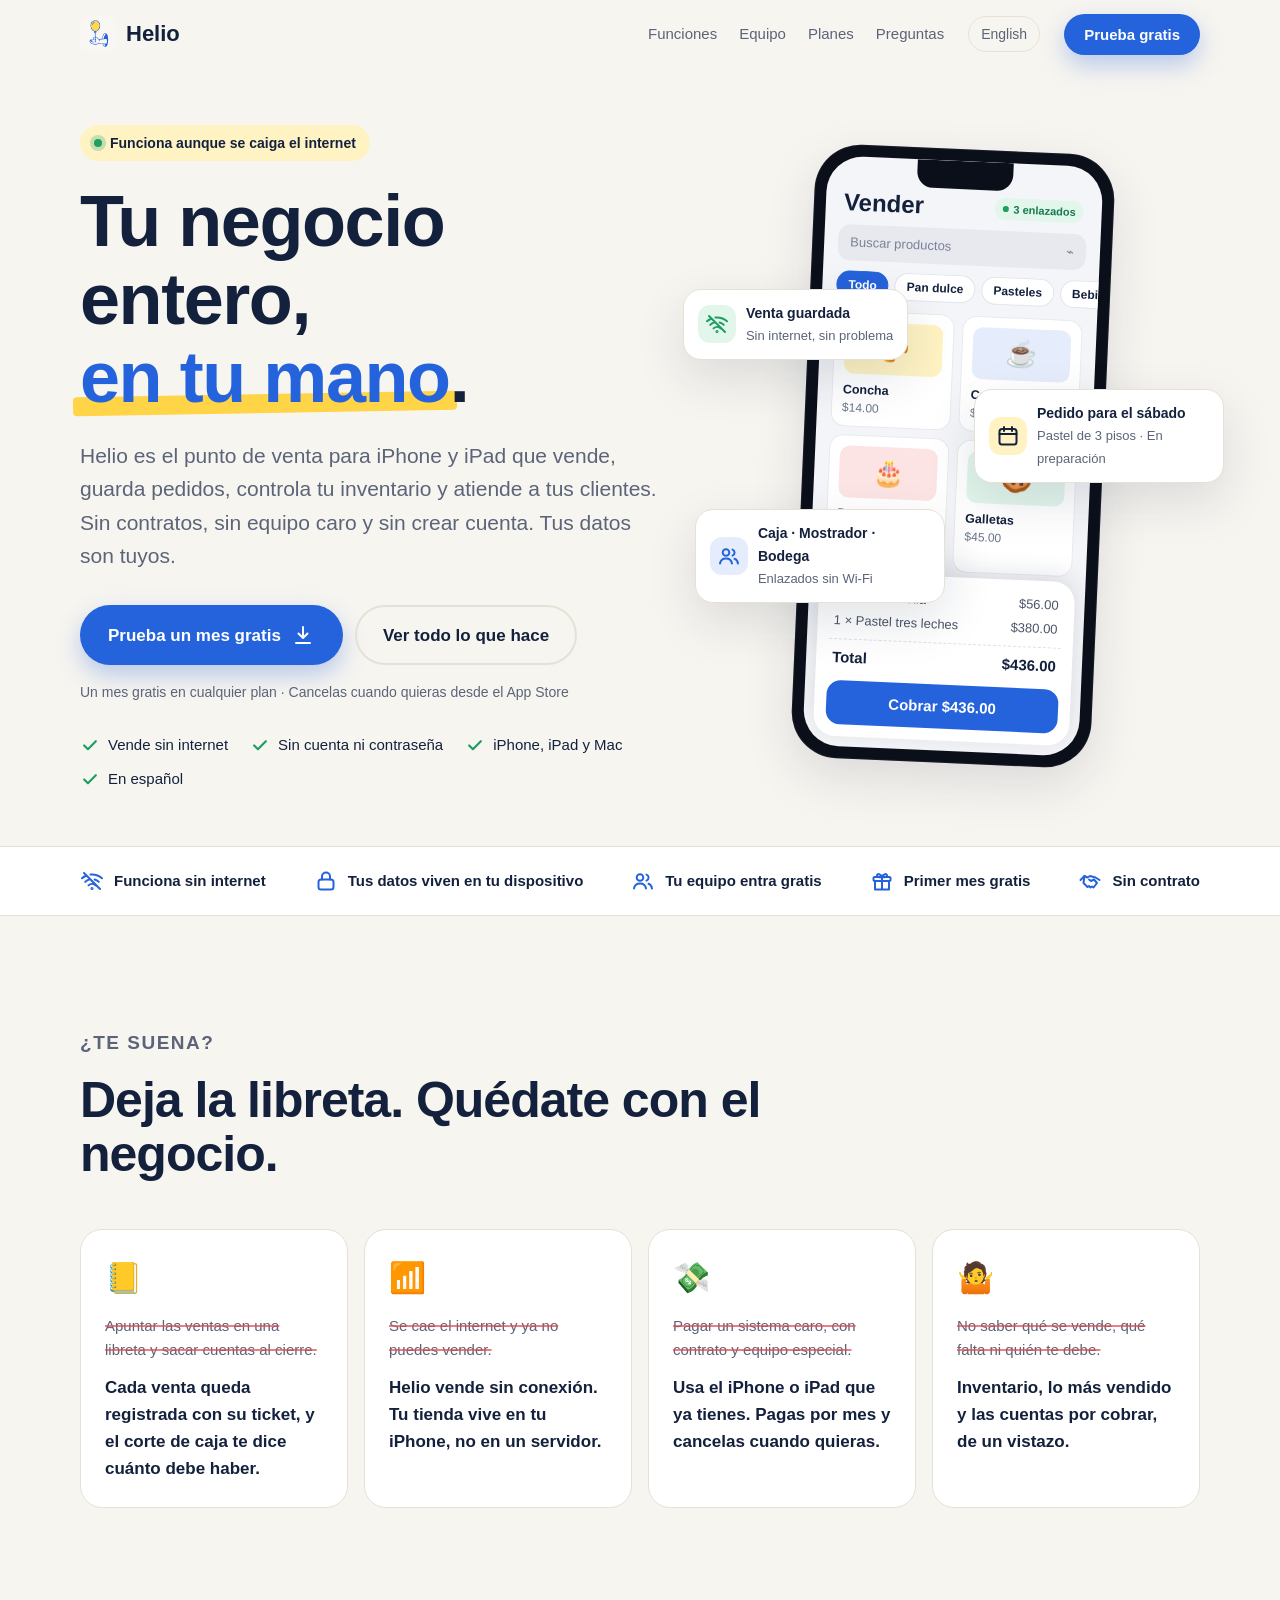
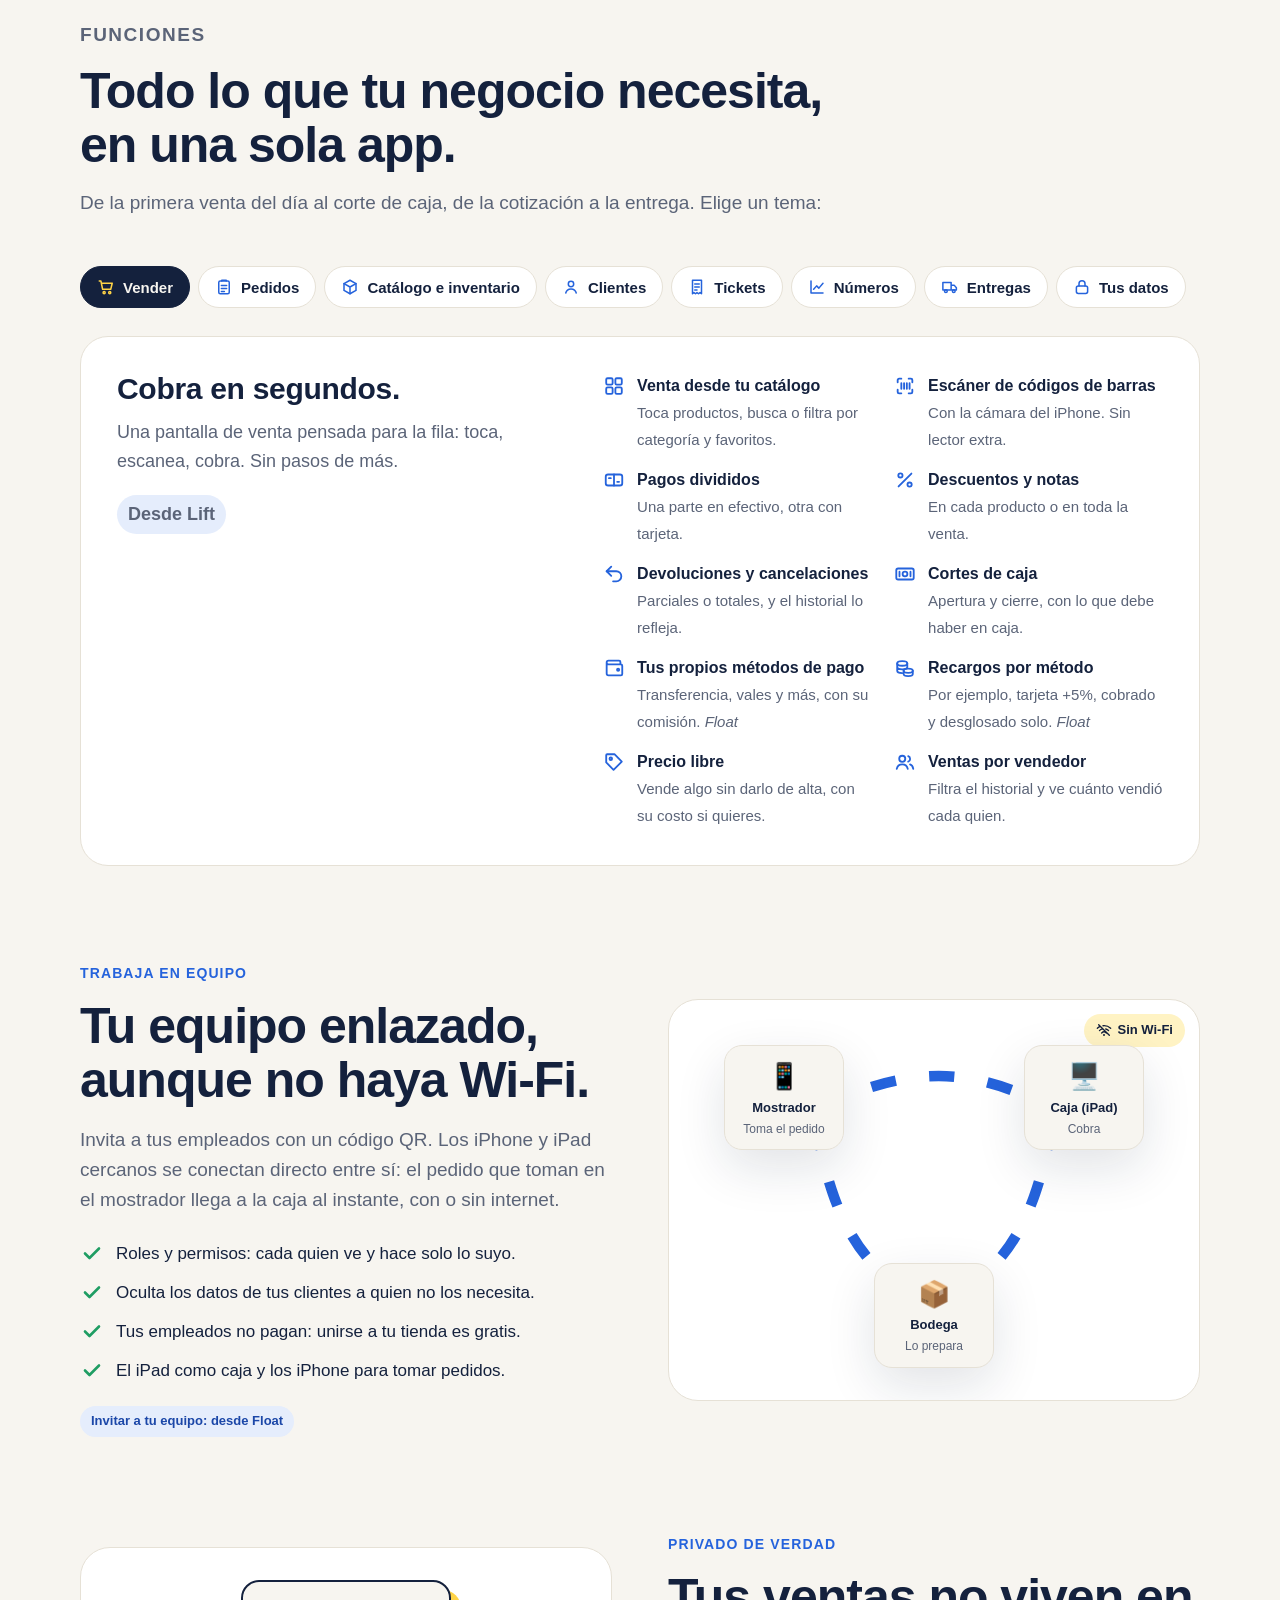
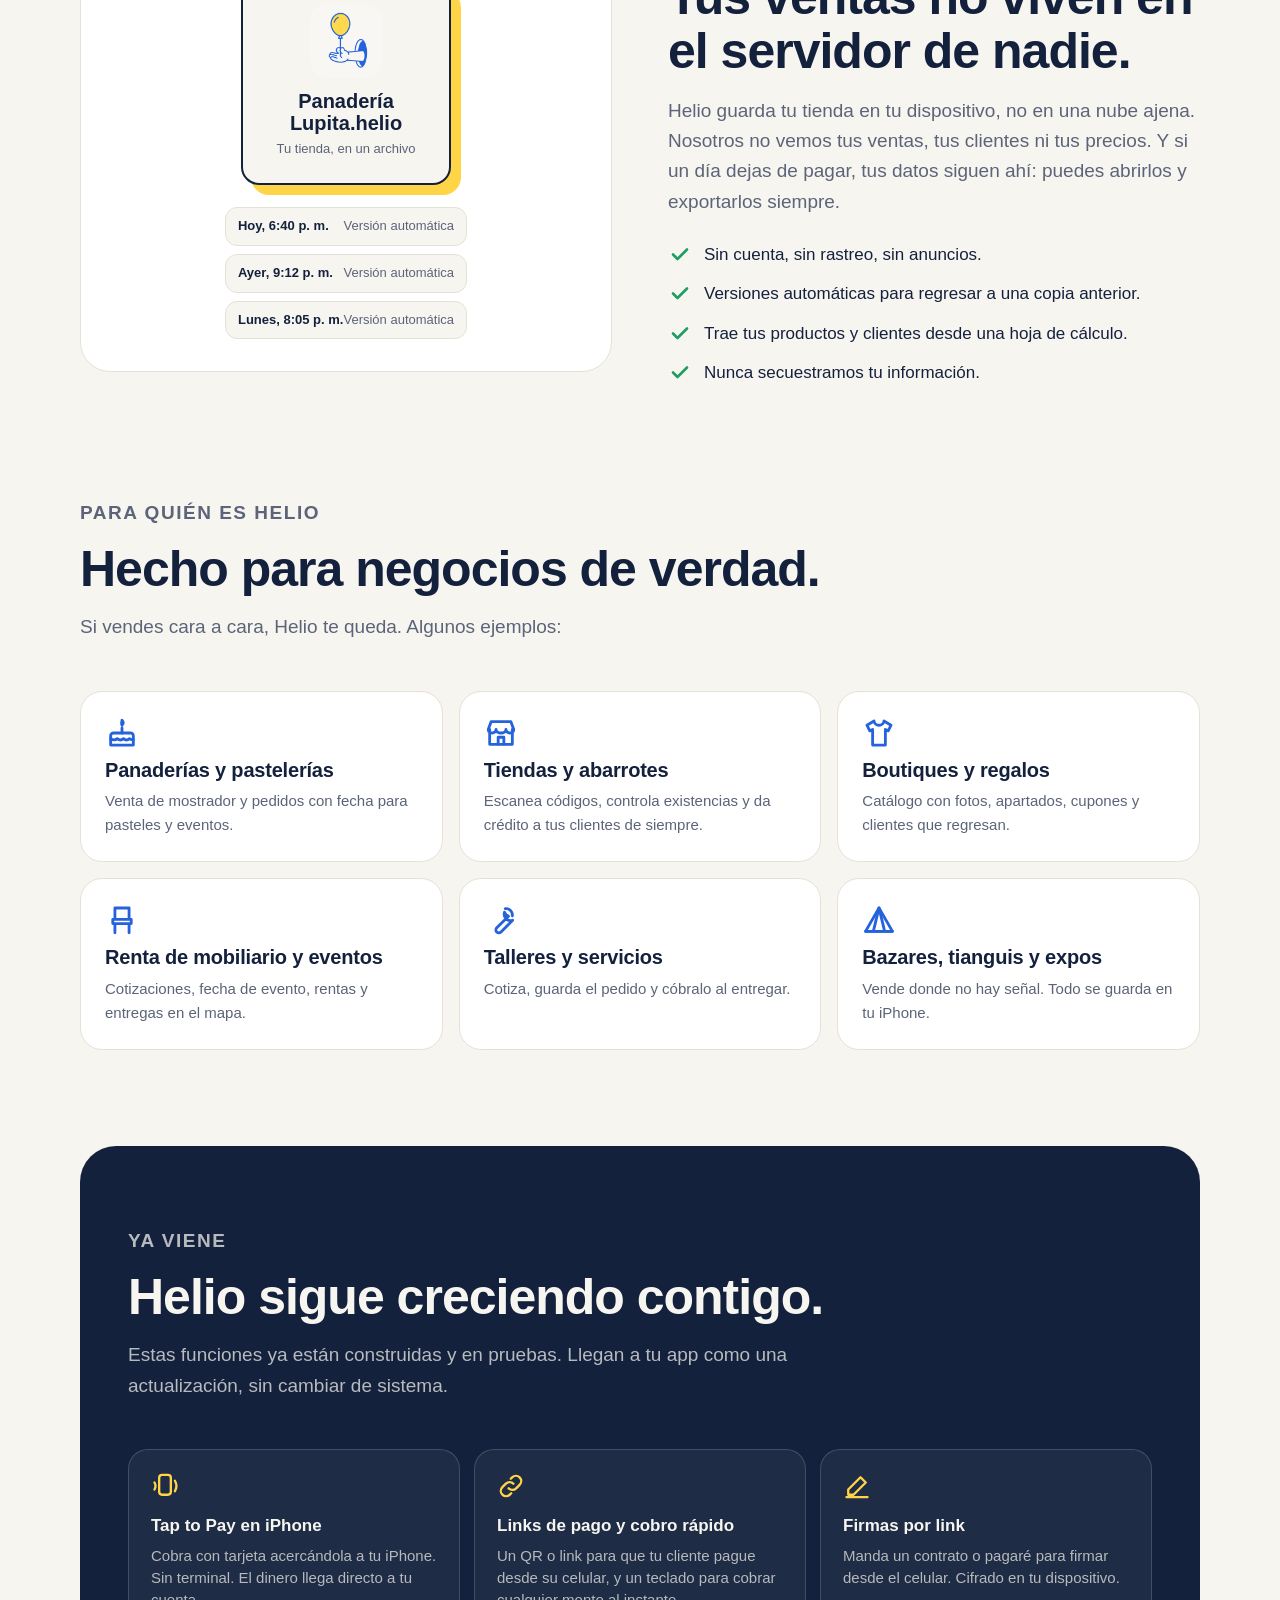
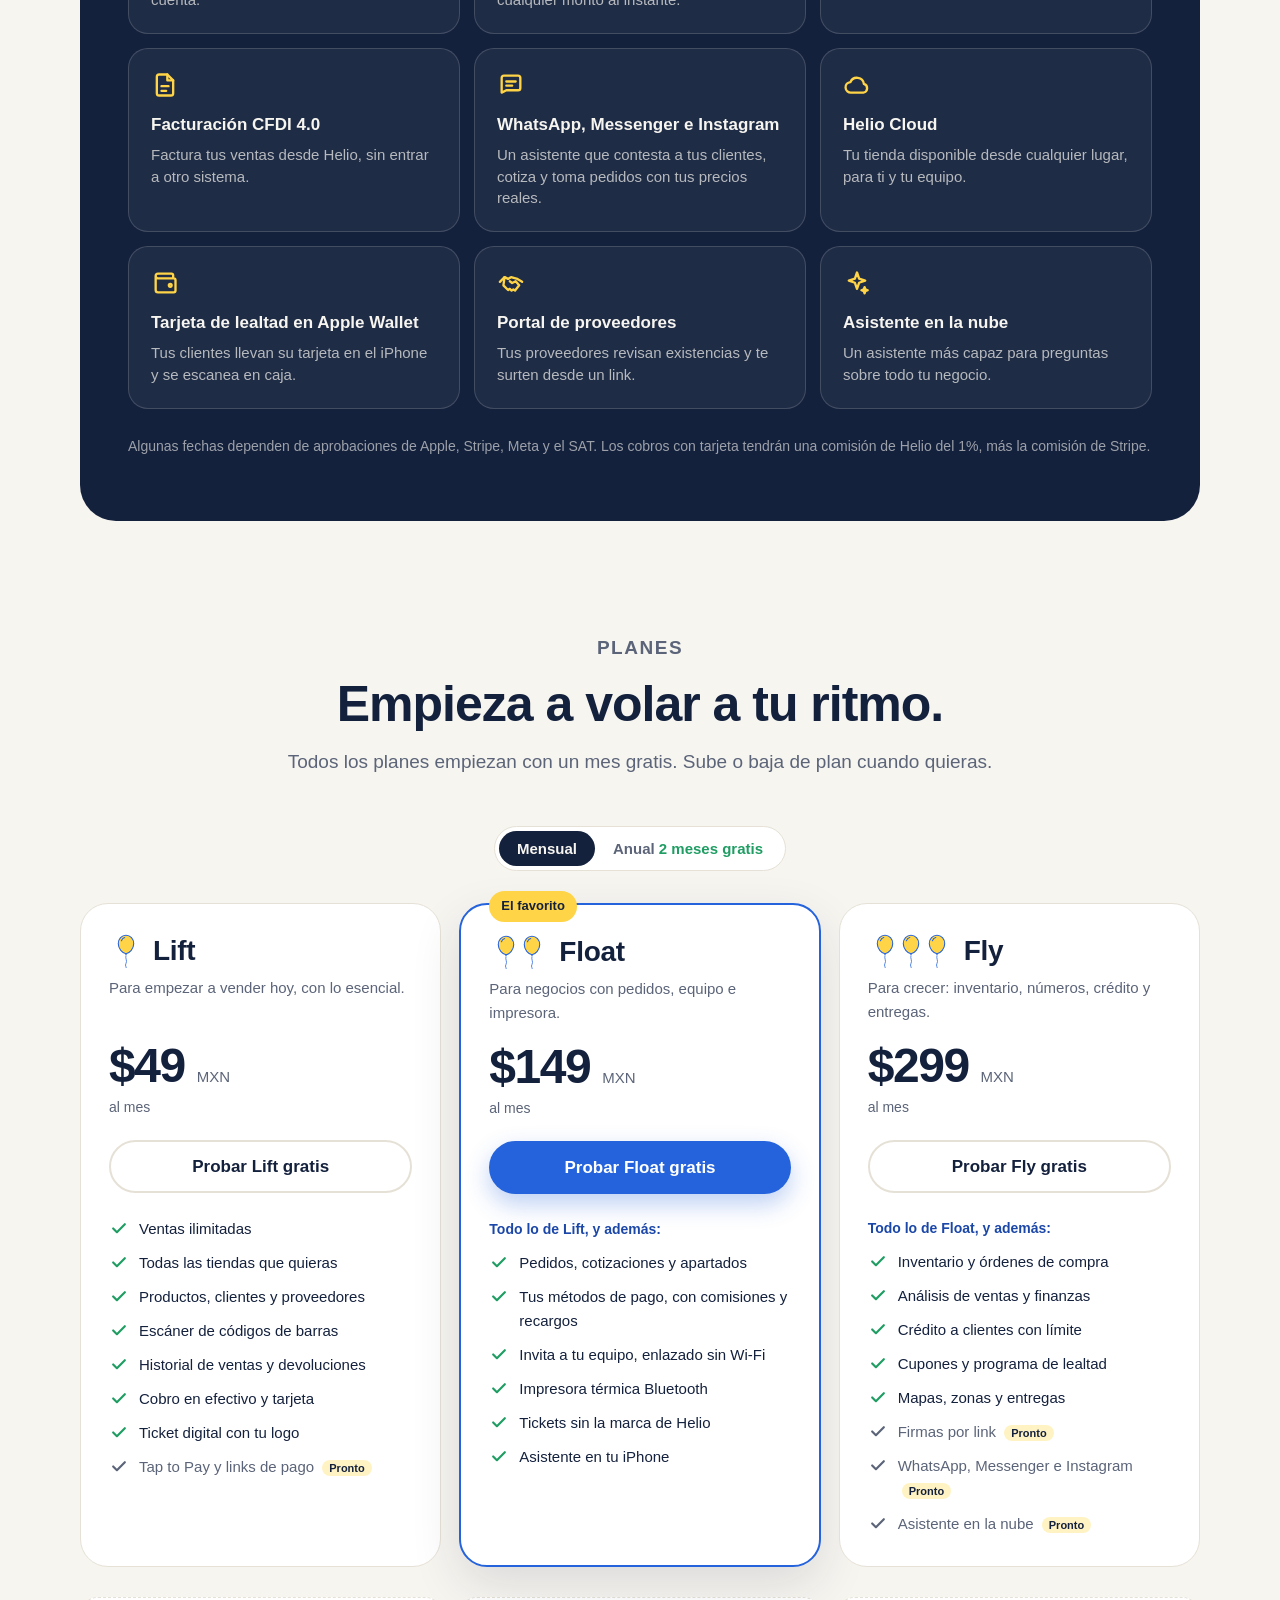
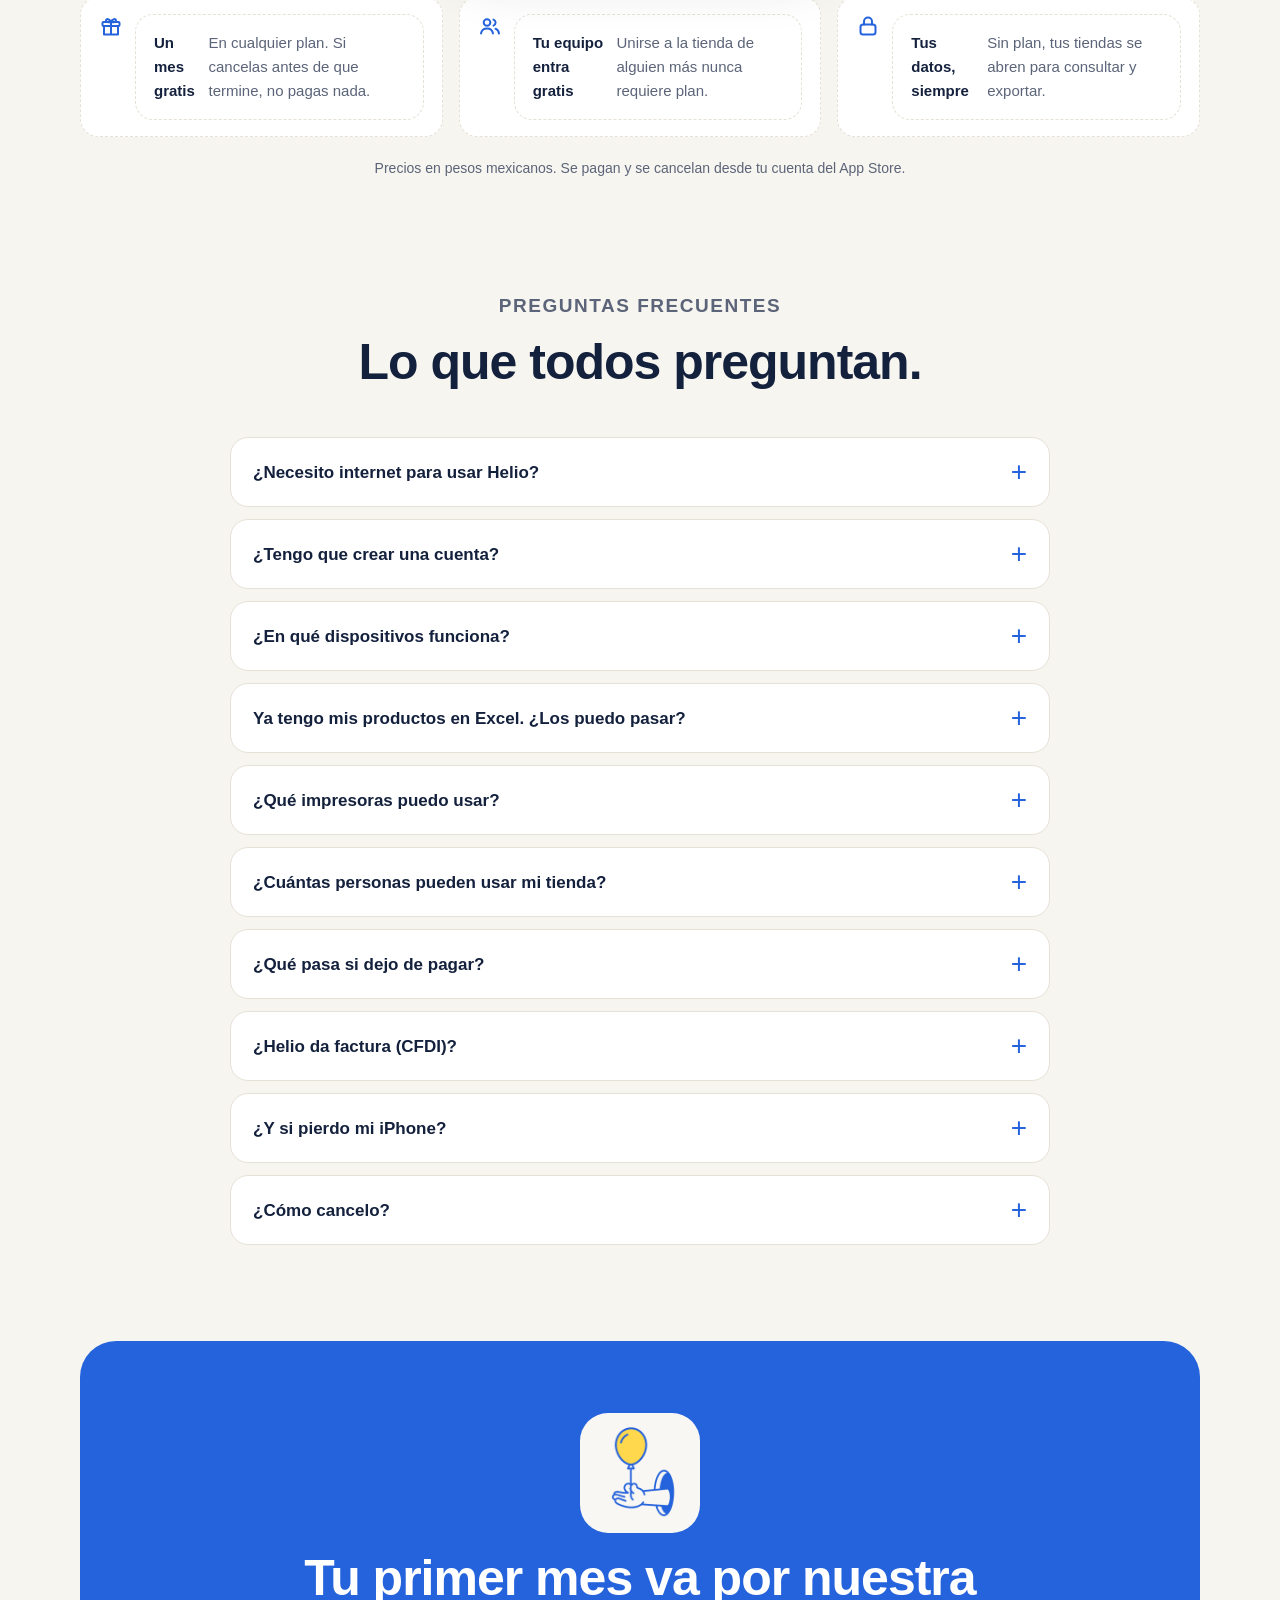
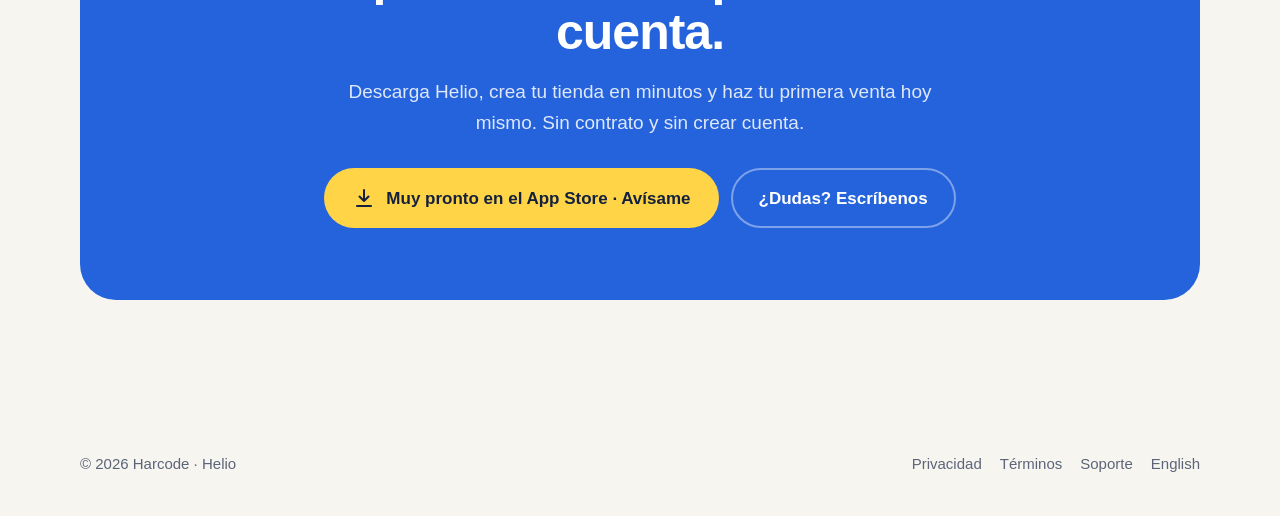
<file: es/index.html>
<!doctype html>
<html lang="es" class="no-js">
<head>
<meta charset="utf-8">
<meta name="viewport" content="width=device-width, initial-scale=1">
<title>Helio · Punto de venta para iPhone y iPad</title>
<meta name="description" content="Vende, cobra, controla tu inventario y atiende a tus clientes desde tu iPhone o iPad. Funciona sin internet, sin cuenta y sin contrato. Prueba Helio un mes gratis.">
<link rel="canonical" href="https://helio.harcode.com/es/">
<link rel="alternate" hreflang="es" href="https://helio.harcode.com/es/">
<link rel="alternate" hreflang="en" href="https://helio.harcode.com/">
<meta property="og:type" content="website">
<meta property="og:title" content="Helio · Tu negocio entero, en tu mano">
<meta property="og:description" content="El punto de venta para iPhone y iPad que funciona sin internet. Prueba un mes gratis.">
<meta property="og:image" content="https://helio.harcode.com/assets/icon.png">
<meta property="og:locale" content="es_MX">
<meta name="theme-color" content="#F7F5F0">
<link rel="icon" href="../assets/icon.png">
<link rel="apple-touch-icon" href="../assets/icon.png">
<link rel="stylesheet" href="../assets/landing.css">
</head>
<body>
<a class="skip" href="#main">Saltar al contenido</a>

<!-- Icon sprite -->
<svg width="0" height="0" style="position:absolute" aria-hidden="true">
  <symbol id="i-check" viewBox="0 0 24 24"><path d="M5 12.5l4.5 4.5L19 7.5"/></symbol>
  <symbol id="i-cart" viewBox="0 0 24 24"><path d="M3 4h2.2l2.3 11h10.8l2-8H6.4"/><circle cx="9.5" cy="19.5" r="1.4"/><circle cx="17" cy="19.5" r="1.4"/></symbol>
  <symbol id="i-scan" viewBox="0 0 24 24"><path d="M4 8V5.5A1.5 1.5 0 0 1 5.5 4H8M16 4h2.5A1.5 1.5 0 0 1 20 5.5V8M20 16v2.5a1.5 1.5 0 0 1-1.5 1.5H16M8 20H5.5A1.5 1.5 0 0 1 4 18.5V16M8 9v6M11 9v6M14 9v6M17 9v6"/></symbol>
  <symbol id="i-split" viewBox="0 0 24 24"><rect x="3" y="6" width="18" height="12" rx="2.5"/><path d="M12 6v12M6.5 10h2M15.5 14h2"/></symbol>
  <symbol id="i-percent" viewBox="0 0 24 24"><path d="M19 5L5 19"/><circle cx="7" cy="7" r="2.3"/><circle cx="17" cy="17" r="2.3"/></symbol>
  <symbol id="i-undo" viewBox="0 0 24 24"><path d="M9 14L4 9l5-5"/><path d="M4 9h10.5a5.5 5.5 0 0 1 0 11H11"/></symbol>
  <symbol id="i-cash" viewBox="0 0 24 24"><rect x="2.5" y="6" width="19" height="12" rx="2"/><circle cx="12" cy="12" r="2.6"/><path d="M6 9.5v5M18 9.5v5"/></symbol>
  <symbol id="i-wallet" viewBox="0 0 24 24"><path d="M19 7V5.5A1.5 1.5 0 0 0 17.5 4H6a2 2 0 0 0 0 4h13.5A1.5 1.5 0 0 1 21 9.5v9a1.5 1.5 0 0 1-1.5 1.5H6a2 2 0 0 1-2-2V6"/><circle cx="16.5" cy="14" r="1.2"/></symbol>
  <symbol id="i-person" viewBox="0 0 24 24"><circle cx="12" cy="8" r="3.6"/><path d="M5 20c.8-3.6 3.6-5.5 7-5.5s6.2 1.9 7 5.5"/></symbol>
  <symbol id="i-users" viewBox="0 0 24 24"><circle cx="9" cy="8.5" r="3.3"/><path d="M3 19.5c.6-3.3 3-5 6-5s5.4 1.7 6 5"/><path d="M15.5 5.6a3.2 3.2 0 0 1 0 6M17.5 14.7c1.9.6 3.1 2.2 3.5 4.8"/></symbol>
  <symbol id="i-clip" viewBox="0 0 24 24"><rect x="5" y="4" width="14" height="17" rx="2"/><path d="M9 4V3h6v1M8.5 10h7M8.5 14h7M8.5 18h4"/></symbol>
  <symbol id="i-calendar" viewBox="0 0 24 24"><rect x="3.5" y="5" width="17" height="15.5" rx="2.5"/><path d="M3.5 10h17M8 3v4M16 3v4"/></symbol>
  <symbol id="i-flag" viewBox="0 0 24 24"><path d="M5 21V4M5 4h11l-2 4 2 4H5"/></symbol>
  <symbol id="i-sliders" viewBox="0 0 24 24"><path d="M4 7h10M18 7h2M4 17h4M12 17h8"/><circle cx="16" cy="7" r="2"/><circle cx="10" cy="17" r="2"/></symbol>
  <symbol id="i-box" viewBox="0 0 24 24"><path d="M12 3l8 4.5v9L12 21l-8-4.5v-9z"/><path d="M4 7.5l8 4.5 8-4.5M12 12v9"/></symbol>
  <symbol id="i-truck" viewBox="0 0 24 24"><path d="M2.5 6h11v10h-11zM13.5 9.5h4l3 3.5V16h-7"/><circle cx="6.5" cy="17.5" r="1.8"/><circle cx="17" cy="17.5" r="1.8"/></symbol>
  <symbol id="i-tag" viewBox="0 0 24 24"><path d="M3.5 12.5V4.5a1 1 0 0 1 1-1h8l8 8-9 9z"/><circle cx="8.5" cy="8.5" r="1.4"/></symbol>
  <symbol id="i-import" viewBox="0 0 24 24"><path d="M12 3v11M7.5 9.5L12 14l4.5-4.5M4 15v3.5A1.5 1.5 0 0 0 5.5 20h13a1.5 1.5 0 0 0 1.5-1.5V15"/></symbol>
  <symbol id="i-history" viewBox="0 0 24 24"><path d="M3.5 12a8.5 8.5 0 1 0 2.6-6.1M3.5 4v4.2h4.2"/><path d="M12 7.5V12l3 2"/></symbol>
  <symbol id="i-credit" viewBox="0 0 24 24"><rect x="2.5" y="5" width="19" height="14" rx="2.5"/><path d="M2.5 9.5h19M6 15h4"/></symbol>
  <symbol id="i-star" viewBox="0 0 24 24"><path d="M12 3.5l2.6 5.3 5.9.9-4.3 4.1 1 5.8L12 16.9l-5.2 2.7 1-5.8L3.5 9.7l5.9-.9z"/></symbol>
  <symbol id="i-merge" viewBox="0 0 24 24"><circle cx="6" cy="5" r="2"/><circle cx="6" cy="19" r="2"/><circle cx="18" cy="12" r="2"/><path d="M6 7v10M6 7c0 4 4 5 10 5"/></symbol>
  <symbol id="i-eye" viewBox="0 0 24 24"><path d="M2.5 12S6 5.5 12 5.5 21.5 12 21.5 12 18 18.5 12 18.5 2.5 12 2.5 12z"/><circle cx="12" cy="12" r="2.8"/><path d="M4 20L20 4"/></symbol>
  <symbol id="i-receipt" viewBox="0 0 24 24"><path d="M6 3h12v18l-2-1.5-2 1.5-2-1.5-2 1.5-2-1.5L6 21z"/><path d="M9 8h6M9 12h6M9 16h3"/></symbol>
  <symbol id="i-printer" viewBox="0 0 24 24"><path d="M7 9V3.5h10V9"/><rect x="3" y="9" width="18" height="8" rx="2"/><path d="M7 14h10v6.5H7z"/></symbol>
  <symbol id="i-image" viewBox="0 0 24 24"><rect x="3" y="4" width="18" height="16" rx="2.5"/><circle cx="9" cy="9.5" r="1.8"/><path d="M21 16l-5-5-9 9"/></symbol>
  <symbol id="i-qr" viewBox="0 0 24 24"><rect x="3.5" y="3.5" width="6.5" height="6.5" rx="1"/><rect x="14" y="3.5" width="6.5" height="6.5" rx="1"/><rect x="3.5" y="14" width="6.5" height="6.5" rx="1"/><path d="M14 14h2.5v2.5H14zM18 18h2.5v2.5H18zM18 14h2.5M14 18v2.5"/></symbol>
  <symbol id="i-store" viewBox="0 0 24 24"><path d="M4 9.5V20h16V9.5M3 9.5L5 4h14l2 5.5c0 1.5-1.3 2.5-2.8 2.5S15.5 11 15.5 9.5c0 1.5-1.6 2.5-3.5 2.5s-3.5-1-3.5-2.5C8.5 11 7.3 12 5.8 12S3 11 3 9.5z"/><path d="M10 20v-5h4v5"/></symbol>
  <symbol id="i-chart" viewBox="0 0 24 24"><path d="M4 20V4M4 20h16"/><path d="M7.5 15l4-4.5 3 3L20 7"/></symbol>
  <symbol id="i-trend" viewBox="0 0 24 24"><path d="M3 17l6-6 4 4 8-8"/><path d="M15 7h6v6"/></symbol>
  <symbol id="i-coins" viewBox="0 0 24 24"><ellipse cx="9" cy="7" rx="5.5" ry="2.5"/><path d="M3.5 7v4c0 1.4 2.5 2.5 5.5 2.5s5.5-1.1 5.5-2.5V7M3.5 11v4c0 1.4 2.5 2.5 5.5 2.5"/><ellipse cx="15.5" cy="15" rx="5" ry="2.3"/><path d="M10.5 15v3.5c0 1.3 2.2 2.3 5 2.3s5-1 5-2.3V15"/></symbol>
  <symbol id="i-sparkle" viewBox="0 0 24 24"><path d="M12 3l1.8 5.2L19 10l-5.2 1.8L12 17l-1.8-5.2L5 10l5.2-1.8z"/><path d="M18.5 15.5l.7 2 2 .7-2 .7-.7 2-.7-2-2-.7 2-.7z"/></symbol>
  <symbol id="i-grid" viewBox="0 0 24 24"><rect x="3.5" y="3.5" width="7" height="7" rx="1.5"/><rect x="13.5" y="3.5" width="7" height="7" rx="1.5"/><rect x="3.5" y="13.5" width="7" height="7" rx="1.5"/><rect x="13.5" y="13.5" width="7" height="7" rx="1.5"/></symbol>
  <symbol id="i-map" viewBox="0 0 24 24"><path d="M9 4L3.5 6v14L9 18l6 2 5.5-2V4L15 6z"/><path d="M9 4v14M15 6v14"/></symbol>
  <symbol id="i-pin" viewBox="0 0 24 24"><path d="M12 21s-6.5-6-6.5-11a6.5 6.5 0 0 1 13 0c0 5-6.5 11-6.5 11z"/><circle cx="12" cy="10" r="2.3"/></symbol>
  <symbol id="i-route" viewBox="0 0 24 24"><circle cx="6" cy="18" r="2.2"/><circle cx="18" cy="6" r="2.2"/><path d="M8.2 18H15a3 3 0 0 0 0-6H9a3 3 0 0 1 0-6h6.8"/></symbol>
  <symbol id="i-lock" viewBox="0 0 24 24"><rect x="4.5" y="10.5" width="15" height="10" rx="2.5"/><path d="M8 10.5V7.5a4 4 0 0 1 8 0v3"/></symbol>
  <symbol id="i-file" viewBox="0 0 24 24"><path d="M14 3H7a2 2 0 0 0-2 2v14a2 2 0 0 0 2 2h10a2 2 0 0 0 2-2V8z"/><path d="M14 3v5h5"/></symbol>
  <symbol id="i-download" viewBox="0 0 24 24"><path d="M12 4v11M7.5 10.5L12 15l4.5-4.5M5 20h14"/></symbol>
  <symbol id="i-wifi-off" viewBox="0 0 24 24"><path d="M4 4l16 16M8.5 16.4a5 5 0 0 1 7 0M5.2 12.9a10 10 0 0 1 4.3-2.5M14.6 10.5a10 10 0 0 1 4.2 2.4M2 9.3a15 15 0 0 1 4.4-2.8M10.5 5.6A15 15 0 0 1 22 9.3"/><circle cx="12" cy="19.5" r=".6"/></symbol>
  <symbol id="i-device" viewBox="0 0 24 24"><rect x="6" y="2.5" width="12" height="19" rx="3"/><path d="M10.5 18.5h3"/></symbol>
  <symbol id="i-gift" viewBox="0 0 24 24"><rect x="3.5" y="8" width="17" height="4" rx="1"/><path d="M5 12v8.5h14V12M12 8v12.5M12 8c-1-3-5-4-5-1.5S12 8 12 8zM12 8c1-3 5-4 5-1.5S12 8 12 8z"/></symbol>
  <symbol id="i-tap" viewBox="0 0 24 24"><rect x="7" y="2.5" width="10" height="17" rx="2.5"/><path d="M3 9a6 6 0 0 1 0 6M20.5 7.5a9 9 0 0 1 0 9"/></symbol>
  <symbol id="i-link" viewBox="0 0 24 24"><path d="M10 14a4.5 4.5 0 0 0 6.4 0l3-3a4.5 4.5 0 0 0-6.4-6.4l-1.2 1.2"/><path d="M14 10a4.5 4.5 0 0 0-6.4 0l-3 3a4.5 4.5 0 0 0 6.4 6.4l1.2-1.2"/></symbol>
  <symbol id="i-pen" viewBox="0 0 24 24"><path d="M15 4.5l4.5 4.5L9 19.5H4.5V15z"/><path d="M3 21.5h18"/></symbol>
  <symbol id="i-chat" viewBox="0 0 24 24"><path d="M4 18.5V6a2 2 0 0 1 2-2h12a2 2 0 0 1 2 2v8.5a2 2 0 0 1-2 2H8z"/><path d="M8 9h8M8 12.5h5"/></symbol>
  <symbol id="i-cloud" viewBox="0 0 24 24"><path d="M7 18.5a4.5 4.5 0 0 1-.6-9 6 6 0 0 1 11.5 1.6A3.8 3.8 0 0 1 17.5 18.5z"/></symbol>
  <symbol id="i-invoice" viewBox="0 0 24 24"><path d="M14 3H7a2 2 0 0 0-2 2v14a2 2 0 0 0 2 2h10a2 2 0 0 0 2-2V8z"/><path d="M14 3v5h5M9 13h6M9 17h4"/></symbol>
  <symbol id="i-handshake" viewBox="0 0 24 24"><path d="M2.5 11l4-4 3 1.5L12 7l5.5 1.5 4 2.5"/><path d="M6.5 7l-1 7 4 4 1.5-1 1.5 1.5 1.5-1 1.5 1 3.5-4.5-3-3.5-3 1.5-2-1.5"/></symbol>
  <symbol id="i-cake" viewBox="0 0 24 24"><path d="M4 20.5h16V14a2 2 0 0 0-2-2H6a2 2 0 0 0-2 2z"/><path d="M4 16c2 1.2 3.3 1.2 4.7 0 1.4 1.2 2.9 1.2 4.3 0 1.4 1.2 2.9 1.2 4.3 0 1.1.8 1.8.9 2.7.4M12 12V8.5M12 6.5c-.9-1 0-2.5 0-3.5.9 1 1 2.5 0 3.5z"/></symbol>
  <symbol id="i-shirt" viewBox="0 0 24 24"><path d="M8.5 3.5L3.5 6.5l2 4 2-1v11h9v-11l2 1 2-4-5-3c0 1.7-1.6 3-3.5 3s-3.5-1.3-3.5-3z"/></symbol>
  <symbol id="i-chair" viewBox="0 0 24 24"><path d="M7 3.5h10v8H7zM5.5 11.5h13v3h-13zM7 14.5V21M17 14.5V21"/></symbol>
  <symbol id="i-wrench" viewBox="0 0 24 24"><path d="M14.5 6.5a4.5 4.5 0 0 0 5.7 5.7L12 20.5a2.1 2.1 0 0 1-3-3l8.3-8.2a4.5 4.5 0 0 1-2.8-2.8zM15 4a4.5 4.5 0 0 1 5 5"/></symbol>
  <symbol id="i-tent" viewBox="0 0 24 24"><path d="M12 3.5L2.5 20h19z"/><path d="M12 3.5L8 20M12 3.5l4 16.5M2.5 20h19"/></symbol>
  <symbol id="balloon" viewBox="0 0 60 110"><path d="M30 4c14 0 25 11.5 25 27 0 17-13 31-25 33C18 62 5 48 5 31 5 15.5 16 4 30 4z" fill="#FFD447" stroke="#2563DC" stroke-width="3.5"/><path d="M15 22c2-6 6-9.5 11-10.5" stroke="#2563DC" stroke-width="3.5" stroke-linecap="round" fill="none"/><path d="M26 64l4 5 4-5z" fill="#2563DC"/><path d="M30 69c-3 10 5 18 0 26s3 12 0 15" stroke="#2563DC" stroke-width="2.5" fill="none"/></symbol>
</svg>

<header class="top">
  <div class="wrap">
    <a class="brand" href="./"><img src="../assets/icon.png" alt="" width="36" height="36">Helio</a>
    <nav aria-label="Principal">
      <a href="#funciones">Funciones</a>
      <a href="#equipo">Equipo</a>
      <a href="#planes">Planes</a>
      <a href="#preguntas">Preguntas</a>
    </nav>
    <a class="lang" href="../" hreflang="en" lang="en">English</a>
    <a class="btn btn-primary" href="#descargar" data-download data-live-label="Descargar"><span data-label>Prueba gratis</span></a>
  </div>
</header>

<main id="main">

<!-- HERO -->
<section class="hero">
  <div class="balloons" aria-hidden="true">
    <svg class="balloon"><use href="#balloon"/></svg>
    <svg class="balloon"><use href="#balloon"/></svg>
    <svg class="balloon"><use href="#balloon"/></svg>
    <svg class="balloon"><use href="#balloon"/></svg>
  </div>
  <div class="wrap">
    <div>
      <span class="eyebrow"><span class="dot"></span>Funciona aunque se caiga el internet</span>
      <h1>Tu negocio entero, <em>en tu mano</em>.</h1>
      <p class="lede">Helio es el punto de venta para iPhone y iPad que vende, guarda pedidos, controla tu inventario y atiende a tus clientes. Sin contratos, sin equipo caro y sin crear cuenta. Tus datos son tuyos.</p>
      <div class="ctas">
        <a class="btn btn-primary" href="#descargar" data-download data-live-label="Prueba un mes gratis"><span data-label>Prueba un mes gratis</span> <svg class="icon"><use href="#i-download"/></svg></a>
        <a class="btn btn-ghost" href="#funciones">Ver todo lo que hace</a>
      </div>
      <p class="fine">Un mes gratis en cualquier plan · Cancelas cuando quieras desde el App Store</p>
      <ul class="ticks">
        <li><svg class="icon"><use href="#i-check"/></svg>Vende sin internet</li>
        <li><svg class="icon"><use href="#i-check"/></svg>Sin cuenta ni contraseña</li>
        <li><svg class="icon"><use href="#i-check"/></svg>iPhone, iPad y Mac</li>
        <li><svg class="icon"><use href="#i-check"/></svg>En español</li>
      </ul>
    </div>

    <div class="device-stage" aria-label="Pantalla de venta de Helio en un iPhone" role="img">
      <div class="phone" aria-hidden="true">
        <div class="screen">
          <div class="notch"></div>
          <div class="scr-head"><b>Vender</b><span class="pill"><i></i>3 enlazados</span></div>
          <div class="search"><span>Buscar productos</span><span>⌁</span></div>
          <div class="chips"><span class="on">Todo</span><span>Pan dulce</span><span>Pasteles</span><span>Bebidas</span></div>
          <div class="grid-prod">
            <div class="prod"><div class="sw" style="background:#FFF3C4">🥐</div><b>Concha</b><span>$14.00</span></div>
            <div class="prod"><div class="sw" style="background:#E5EDFC">☕️</div><b>Café de olla</b><span>$28.00</span></div>
            <div class="prod"><div class="sw" style="background:#FDE4E4">🎂</div><b>Pastel tres leches</b><span>$380.00</span></div>
            <div class="prod"><div class="sw" style="background:#E3F6EC">🍪</div><b>Galletas</b><span>$45.00</span></div>
          </div>
          <div class="cart">
            <div class="row"><span>2 × Café de olla</span><span>$56.00</span></div>
            <div class="row"><span>1 × Pastel tres leches</span><span>$380.00</span></div>
            <div class="row total"><span>Total</span><span>$436.00</span></div>
            <div class="pay">Cobrar $436.00</div>
          </div>
        </div>
      </div>
      <div class="float-card fc-1" aria-hidden="true"><span class="ic" style="background:#E3F6EC;color:#1F9D63"><svg class="icon"><use href="#i-wifi-off"/></svg></span><div><b>Venta guardada</b><span>Sin internet, sin problema</span></div></div>
      <div class="float-card fc-2" aria-hidden="true"><span class="ic" style="background:#FFF3C4;color:#14213D"><svg class="icon"><use href="#i-calendar"/></svg></span><div><b>Pedido para el sábado</b><span>Pastel de 3 pisos · En preparación</span></div></div>
      <div class="float-card fc-3" aria-hidden="true"><span class="ic" style="background:#E5EDFC;color:#2563DC"><svg class="icon"><use href="#i-users"/></svg></span><div><b>Caja · Mostrador · Bodega</b><span>Enlazados sin Wi-Fi</span></div></div>
    </div>
  </div>
</section>

<div class="strip">
  <div class="wrap">
    <div><svg class="icon"><use href="#i-wifi-off"/></svg>Funciona sin internet</div>
    <div><svg class="icon"><use href="#i-lock"/></svg>Tus datos viven en tu dispositivo</div>
    <div><svg class="icon"><use href="#i-users"/></svg>Tu equipo entra gratis</div>
    <div><svg class="icon"><use href="#i-gift"/></svg>Primer mes gratis</div>
    <div><svg class="icon"><use href="#i-handshake"/></svg>Sin contrato</div>
  </div>
</div>

<!-- PAINS -->
<section class="block">
  <div class="wrap">
    <div class="head reveal">
      <p class="kicker">¿Te suena?</p>
      <h2>Deja la libreta. Quédate con el negocio.</h2>
    </div>
    <div class="pains">
      <div class="pain reveal"><div class="emoji">📒</div><p class="was">Apuntar las ventas en una libreta y sacar cuentas al cierre.</p><p class="now">Cada venta queda registrada con su ticket, y el corte de caja te dice cuánto debe haber.</p></div>
      <div class="pain reveal"><div class="emoji">📶</div><p class="was">Se cae el internet y ya no puedes vender.</p><p class="now">Helio vende sin conexión. Tu tienda vive en tu iPhone, no en un servidor.</p></div>
      <div class="pain reveal"><div class="emoji">💸</div><p class="was">Pagar un sistema caro, con contrato y equipo especial.</p><p class="now">Usa el iPhone o iPad que ya tienes. Pagas por mes y cancelas cuando quieras.</p></div>
      <div class="pain reveal"><div class="emoji">🤷</div><p class="was">No saber qué se vende, qué falta ni quién te debe.</p><p class="now">Inventario, lo más vendido y las cuentas por cobrar, de un vistazo.</p></div>
    </div>
  </div>
</section>

<!-- FEATURES -->
<section class="block" id="funciones" style="padding-top:0">
  <div class="wrap">
    <div class="head reveal">
      <p class="kicker">Funciones</p>
      <h2>Todo lo que tu negocio necesita, en una sola app.</h2>
      <p>De la primera venta del día al corte de caja, de la cotización a la entrega. Elige un tema:</p>
    </div>

    <div class="tabs" role="tablist" aria-label="Funciones de Helio">
      <button role="tab" id="t-vender" aria-controls="p-vender" aria-selected="true"><svg class="icon"><use href="#i-cart"/></svg>Vender</button>
      <button role="tab" id="t-pedidos" aria-controls="p-pedidos" aria-selected="false"><svg class="icon"><use href="#i-clip"/></svg>Pedidos</button>
      <button role="tab" id="t-inventario" aria-controls="p-inventario" aria-selected="false"><svg class="icon"><use href="#i-box"/></svg>Catálogo e inventario</button>
      <button role="tab" id="t-clientes" aria-controls="p-clientes" aria-selected="false"><svg class="icon"><use href="#i-person"/></svg>Clientes</button>
      <button role="tab" id="t-tickets" aria-controls="p-tickets" aria-selected="false"><svg class="icon"><use href="#i-receipt"/></svg>Tickets</button>
      <button role="tab" id="t-numeros" aria-controls="p-numeros" aria-selected="false"><svg class="icon"><use href="#i-chart"/></svg>Números</button>
      <button role="tab" id="t-entregas" aria-controls="p-entregas" aria-selected="false"><svg class="icon"><use href="#i-truck"/></svg>Entregas</button>
      <button role="tab" id="t-datos" aria-controls="p-datos" aria-selected="false"><svg class="icon"><use href="#i-lock"/></svg>Tus datos</button>
    </div>

    <div class="panel" role="tabpanel" id="p-vender" aria-labelledby="t-vender">
      <div class="intro">
        <h3>Cobra en segundos.</h3>
        <p>Una pantalla de venta pensada para la fila: toca, escanea, cobra. Sin pasos de más.</p>
        <p class="plan-tag">Desde Lift</p>
      </div>
      <ul class="feat-list">
        <li><svg class="icon"><use href="#i-grid"/></svg><div><b>Venta desde tu catálogo</b><span>Toca productos, busca o filtra por categoría y favoritos.</span></div></li>
        <li><svg class="icon"><use href="#i-scan"/></svg><div><b>Escáner de códigos de barras</b><span>Con la cámara del iPhone. Sin lector extra.</span></div></li>
        <li><svg class="icon"><use href="#i-split"/></svg><div><b>Pagos divididos</b><span>Una parte en efectivo, otra con tarjeta.</span></div></li>
        <li><svg class="icon"><use href="#i-percent"/></svg><div><b>Descuentos y notas</b><span>En cada producto o en toda la venta.</span></div></li>
        <li><svg class="icon"><use href="#i-undo"/></svg><div><b>Devoluciones y cancelaciones</b><span>Parciales o totales, y el historial lo refleja.</span></div></li>
        <li><svg class="icon"><use href="#i-cash"/></svg><div><b>Cortes de caja</b><span>Apertura y cierre, con lo que debe haber en caja.</span></div></li>
        <li><svg class="icon"><use href="#i-wallet"/></svg><div><b>Tus propios métodos de pago</b><span>Transferencia, vales y más, con su comisión. <em>Float</em></span></div></li>
        <li><svg class="icon"><use href="#i-coins"/></svg><div><b>Recargos por método</b><span>Por ejemplo, tarjeta +5%, cobrado y desglosado solo. <em>Float</em></span></div></li>
        <li><svg class="icon"><use href="#i-tag"/></svg><div><b>Precio libre</b><span>Vende algo sin darlo de alta, con su costo si quieres.</span></div></li>
        <li><svg class="icon"><use href="#i-users"/></svg><div><b>Ventas por vendedor</b><span>Filtra el historial y ve cuánto vendió cada quien.</span></div></li>
      </ul>
    </div>

    <div class="panel" role="tabpanel" id="p-pedidos" aria-labelledby="t-pedidos" hidden>
      <div class="intro">
        <h3>Pedidos que no se te olvidan.</h3>
        <p>Cotizaciones, apartados y encargos con fecha. Cada uno avanza por los pasos que tú decides.</p>
        <p class="plan-tag">Desde Float</p>
      </div>
      <ul class="feat-list">
        <li><svg class="icon"><use href="#i-clip"/></svg><div><b>Pedidos y cotizaciones</b><span>Guarda la venta para después y cóbrala cuando toque.</span></div></li>
        <li><svg class="icon"><use href="#i-calendar"/></svg><div><b>Fecha de entrega o evento</b><span>Para el pastel del sábado o la renta del domingo.</span></div></li>
        <li><svg class="icon"><use href="#i-flag"/></svg><div><b>Estados a tu medida</b><span>Pendiente, En preparación, Listo… los que uses tú.</span></div></li>
        <li><svg class="icon"><use href="#i-calendar"/></svg><div><b>Calendario</b><span>Ve tus entregas y eventos, y conecta tus calendarios.</span></div></li>
        <li><svg class="icon"><use href="#i-sliders"/></svg><div><b>Campos propios</b><span>Agrega los datos que tu negocio pide en pedidos, productos y clientes.</span></div></li>
        <li><svg class="icon"><use href="#i-history"/></svg><div><b>Filtros guardados</b><span>Tus vistas de siempre a un toque.</span></div></li>
      </ul>
    </div>

    <div class="panel" role="tabpanel" id="p-inventario" aria-labelledby="t-inventario" hidden>
      <div class="intro">
        <h3>Sabe qué tienes y qué falta.</h3>
        <p>Tu catálogo completo con precios, costos e impuestos. Y cuando lo necesites, existencias al día.</p>
        <p class="plan-tag">Catálogo desde Lift · Inventario en Fly</p>
      </div>
      <ul class="feat-list">
        <li><svg class="icon"><use href="#i-box"/></svg><div><b>Productos completos</b><span>SKU, código de barras, precio, costo e impuestos.</span></div></li>
        <li><svg class="icon"><use href="#i-percent"/></svg><div><b>Impuestos y moneda</b><span>Configura tus tasas y tu moneda.</span></div></li>
        <li><svg class="icon"><use href="#i-handshake"/></svg><div><b>Proveedores</b><span>Quién te surte qué, a la mano.</span></div></li>
        <li><svg class="icon"><use href="#i-import"/></svg><div><b>Importa desde Excel</b><span>CSV y SQLite, con plantillas listas para llenar.</span></div></li>
        <li><svg class="icon"><use href="#i-chart"/></svg><div><b>Control de existencias</b><span>Por producto, solo donde lo quieras. <em>Fly</em></span></div></li>
        <li><svg class="icon"><use href="#i-clip"/></svg><div><b>Órdenes de compra</b><span>Pide a tus proveedores y recibe la mercancía. <em>Fly</em></span></div></li>
        <li><svg class="icon"><use href="#i-chair"/></svg><div><b>Rentas</b><span>Lleva qué artículos están rentados. <em>Fly</em></span></div></li>
      </ul>
    </div>

    <div class="panel" role="tabpanel" id="p-clientes" aria-labelledby="t-clientes" hidden>
      <div class="intro">
        <h3>Clientes que regresan.</h3>
        <p>Conoce a cada cliente, dale crédito con límite y prémialo por volver.</p>
        <p class="plan-tag">Clientes desde Lift · Crédito y lealtad en Fly</p>
      </div>
      <ul class="feat-list">
        <li><svg class="icon"><use href="#i-person"/></svg><div><b>Historial por cliente</b><span>Sus compras, pedidos y documentos en un solo lugar.</span></div></li>
        <li><svg class="icon"><use href="#i-merge"/></svg><div><b>Une duplicados</b><span>Junta dos fichas del mismo cliente sin perder nada.</span></div></li>
        <li><svg class="icon"><use href="#i-credit"/></svg><div><b>Crédito con límite</b><span>Quién te debe, cuánto y desde cuándo. <em>Fly</em></span></div></li>
        <li><svg class="icon"><use href="#i-tag"/></svg><div><b>Cupones</b><span>De un solo uso o de varios usos. <em>Fly</em></span></div></li>
        <li><svg class="icon"><use href="#i-star"/></svg><div><b>Programa de lealtad</b><span>Recompensas por visitas y tarjeta que se escanea en caja. <em>Fly</em></span></div></li>
        <li><svg class="icon"><use href="#i-eye"/></svg><div><b>Privacidad de tus clientes</b><span>Oculta sus datos a quien no los necesita.</span></div></li>
      </ul>
    </div>

    <div class="panel" role="tabpanel" id="p-tickets" aria-labelledby="t-tickets" hidden>
      <div class="intro">
        <h3>Tickets con tu marca.</h3>
        <p>Mándalo por WhatsApp o correo, guárdalo en Fotos o imprímelo. Con tu logo y tus datos.</p>
        <p class="plan-tag">Desde Lift</p>
      </div>
      <ul class="feat-list">
        <li><svg class="icon"><use href="#i-image"/></svg><div><b>Imagen o PDF</b><span>Compártelo desde el iPhone a donde quieras.</span></div></li>
        <li><svg class="icon"><use href="#i-store"/></svg><div><b>Tu logo y tus datos</b><span>En cada ticket, imagen y PDF.</span></div></li>
        <li><svg class="icon"><use href="#i-qr"/></svg><div><b>Código QR</b><span>En el ticket, para que tu cliente lo encuentre después.</span></div></li>
        <li><svg class="icon"><use href="#i-printer"/></svg><div><b>AirPrint e impresora térmica</b><span>Imprime en impresoras Bluetooth de tickets. <em>Float</em></span></div></li>
        <li><svg class="icon"><use href="#i-sparkle"/></svg><div><b>Sin marca de Helio</b><span>Tickets 100% tuyos, sin "Hecho con Helio". <em>Float</em></span></div></li>
      </ul>
    </div>

    <div class="panel" role="tabpanel" id="p-numeros" aria-labelledby="t-numeros" hidden>
      <div class="intro">
        <h3>Sabe cómo va tu negocio.</h3>
        <p>Ventas, ganancias y gastos sin hojas de cálculo. Y un asistente al que le preguntas como a una persona.</p>
        <p class="plan-tag">Análisis en Fly · Asistente desde Float</p>
      </div>
      <ul class="feat-list">
        <li><svg class="icon"><use href="#i-trend"/></svg><div><b>Ventas y tendencias</b><span>Lo más vendido, por día, semana o mes.</span></div></li>
        <li><svg class="icon"><use href="#i-coins"/></svg><div><b>Ganancia real</b><span>Con el costo de cada producto vendido.</span></div></li>
        <li><svg class="icon"><use href="#i-wallet"/></svg><div><b>Finanzas</b><span>Registra gastos y gastos fijos, y ve lo que queda.</span></div></li>
        <li><svg class="icon"><use href="#i-star"/></svg><div><b>Números de lealtad</b><span>Clientes que regresan, visitas y recompensas.</span></div></li>
        <li><svg class="icon"><use href="#i-sparkle"/></svg><div><b>Asistente en tu iPhone</b><span>"¿Qué vendí más este mes?" Responde con Apple Intelligence, sin que tus datos salgan del teléfono. <em>Float</em></span></div></li>
      </ul>
    </div>

    <div class="panel" role="tabpanel" id="p-entregas" aria-labelledby="t-entregas" hidden>
      <div class="intro">
        <h3>Entregas en el mapa.</h3>
        <p>Si llevas pedidos a domicilio, Helio te dice a dónde, cuánto cobrar de envío y qué falta entregar hoy.</p>
        <p class="plan-tag">En Fly</p>
      </div>
      <ul class="feat-list">
        <li><svg class="icon"><use href="#i-map"/></svg><div><b>Mapa de pedidos y clientes</b><span>Ve tu día de un vistazo.</span></div></li>
        <li><svg class="icon"><use href="#i-pin"/></svg><div><b>Zonas de entrega</b><span>Dibuja tus zonas y ponles costo de envío y reglas.</span></div></li>
        <li><svg class="icon"><use href="#i-route"/></svg><div><b>Entregas del día</b><span>Asígnalas y márcalas como entregadas.</span></div></li>
        <li><svg class="icon"><use href="#i-calendar"/></svg><div><b>Por fecha</b><span>Los pedidos con fecha aparecen solos el día que tocan.</span></div></li>
      </ul>
    </div>

    <div class="panel" role="tabpanel" id="p-datos" aria-labelledby="t-datos" hidden>
      <div class="intro">
        <h3>Tu tienda es tuya.</h3>
        <p>Sin cuenta, sin nube obligatoria. Tu tienda es un archivo que puedes respaldar, mover o exportar.</p>
        <p class="plan-tag">En todos los planes</p>
      </div>
      <ul class="feat-list">
        <li><svg class="icon"><use href="#i-person"/></svg><div><b>Sin cuenta</b><span>Abres Helio y empiezas. Sin correo ni contraseña.</span></div></li>
        <li><svg class="icon"><use href="#i-file"/></svg><div><b>Un archivo .helio</b><span>Toda tu tienda en un solo archivo que tú controlas.</span></div></li>
        <li><svg class="icon"><use href="#i-history"/></svg><div><b>Versiones automáticas</b><span>Regresa a una copia anterior si algo sale mal.</span></div></li>
        <li><svg class="icon"><use href="#i-download"/></svg><div><b>Exporta cuando quieras</b><span>Aun sin plan puedes abrir, ver y exportar todo.</span></div></li>
        <li><svg class="icon"><use href="#i-store"/></svg><div><b>Varias tiendas</b><span>Todas las que quieras, sin límite de ventas.</span></div></li>
        <li><svg class="icon"><use href="#i-merge"/></svg><div><b>Une copias</b><span>Compara dos copias de tu tienda y júntalas.</span></div></li>
      </ul>
    </div>
  </div>
</section>

<!-- SPOTLIGHTS -->
<section class="block" id="equipo" style="padding-top:0">
  <div class="wrap">
    <div class="spot reveal">
      <div>
        <p class="kicker">Trabaja en equipo</p>
        <h2>Tu equipo enlazado, aunque no haya Wi-Fi.</h2>
        <p class="big">Invita a tus empleados con un código QR. Los iPhone y iPad cercanos se conectan directo entre sí: el pedido que toman en el mostrador llega a la caja al instante, con o sin internet.</p>
        <ul>
          <li><svg class="icon"><use href="#i-check"/></svg>Roles y permisos: cada quien ve y hace solo lo suyo.</li>
          <li><svg class="icon"><use href="#i-check"/></svg>Oculta los datos de tus clientes a quien no los necesita.</li>
          <li><svg class="icon"><use href="#i-check"/></svg>Tus empleados no pagan: unirse a tu tienda es gratis.</li>
          <li><svg class="icon"><use href="#i-check"/></svg>El iPad como caja y los iPhone para tomar pedidos.</li>
        </ul>
        <p style="margin-top:22px"><span class="plan-tag">Invitar a tu equipo: desde Float</span></p>
      </div>
      <div class="art" aria-hidden="true">
        <span class="no-wifi"><svg class="icon" style="width:16px;height:16px"><use href="#i-wifi-off"/></svg>Sin Wi-Fi</span>
        <div class="mesh">
          <svg class="links" viewBox="0 0 100 80" preserveAspectRatio="none"><path d="M22 18 C 45 8, 58 8, 78 18"/><path d="M22 22 C 26 48, 36 60, 50 64"/><path d="M78 22 C 74 48, 64 60, 50 64"/></svg>
          <div class="node" style="left:0;top:4%"><div class="glyph">📱</div><b>Mostrador</b><span>Toma el pedido</span></div>
          <div class="node" style="right:0;top:4%"><div class="glyph">🖥️</div><b>Caja (iPad)</b><span>Cobra</span></div>
          <div class="node" style="left:50%;bottom:0;transform:translateX(-50%)"><div class="glyph">📦</div><b>Bodega</b><span>Lo prepara</span></div>
        </div>
      </div>
    </div>

    <div class="spot flip reveal">
      <div>
        <p class="kicker">Privado de verdad</p>
        <h2>Tus ventas no viven en el servidor de nadie.</h2>
        <p class="big">Helio guarda tu tienda en tu dispositivo, no en una nube ajena. Nosotros no vemos tus ventas, tus clientes ni tus precios. Y si un día dejas de pagar, tus datos siguen ahí: puedes abrirlos y exportarlos siempre.</p>
        <ul>
          <li><svg class="icon"><use href="#i-check"/></svg>Sin cuenta, sin rastreo, sin anuncios.</li>
          <li><svg class="icon"><use href="#i-check"/></svg>Versiones automáticas para regresar a una copia anterior.</li>
          <li><svg class="icon"><use href="#i-check"/></svg>Trae tus productos y clientes desde una hoja de cálculo.</li>
          <li><svg class="icon"><use href="#i-check"/></svg>Nunca secuestramos tu información.</li>
        </ul>
      </div>
      <div class="art" aria-hidden="true">
        <div style="display:grid;justify-items:center">
          <div class="file">
            <div class="glyph"><img src="../assets/icon.png" alt="" width="74" height="74"></div>
            <b>Panadería Lupita.helio</b>
            <span>Tu tienda, en un archivo</span>
          </div>
          <div class="versions">
            <div><b>Hoy, 6:40 p. m.</b><span>Versión automática</span></div>
            <div><b>Ayer, 9:12 p. m.</b><span>Versión automática</span></div>
            <div><b>Lunes, 8:05 p. m.</b><span>Versión automática</span></div>
          </div>
        </div>
      </div>
    </div>
  </div>
</section>

<!-- WHO -->
<section class="block" style="padding-top:0">
  <div class="wrap">
    <div class="head reveal">
      <p class="kicker">Para quién es Helio</p>
      <h2>Hecho para negocios de verdad.</h2>
      <p>Si vendes cara a cara, Helio te queda. Algunos ejemplos:</p>
    </div>
    <div class="who">
      <div class="reveal"><svg class="icon glyph" style="width:34px;height:34px;color:var(--blue)"><use href="#i-cake"/></svg><h3>Panaderías y pastelerías</h3><p>Venta de mostrador y pedidos con fecha para pasteles y eventos.</p></div>
      <div class="reveal"><svg class="icon glyph" style="width:34px;height:34px;color:var(--blue)"><use href="#i-store"/></svg><h3>Tiendas y abarrotes</h3><p>Escanea códigos, controla existencias y da crédito a tus clientes de siempre.</p></div>
      <div class="reveal"><svg class="icon glyph" style="width:34px;height:34px;color:var(--blue)"><use href="#i-shirt"/></svg><h3>Boutiques y regalos</h3><p>Catálogo con fotos, apartados, cupones y clientes que regresan.</p></div>
      <div class="reveal"><svg class="icon glyph" style="width:34px;height:34px;color:var(--blue)"><use href="#i-chair"/></svg><h3>Renta de mobiliario y eventos</h3><p>Cotizaciones, fecha de evento, rentas y entregas en el mapa.</p></div>
      <div class="reveal"><svg class="icon glyph" style="width:34px;height:34px;color:var(--blue)"><use href="#i-wrench"/></svg><h3>Talleres y servicios</h3><p>Cotiza, guarda el pedido y cóbralo al entregar.</p></div>
      <div class="reveal"><svg class="icon glyph" style="width:34px;height:34px;color:var(--blue)"><use href="#i-tent"/></svg><h3>Bazares, tianguis y expos</h3><p>Vende donde no hay señal. Todo se guarda en tu iPhone.</p></div>
    </div>
  </div>
</section>

<!-- COMING SOON -->
<section class="block" style="padding-top:0">
  <div class="wrap">
    <div class="soon-wrap reveal">
      <div class="head">
        <p class="kicker">Ya viene</p>
        <h2>Helio sigue creciendo contigo.</h2>
        <p>Estas funciones ya están construidas y en pruebas. Llegan a tu app como una actualización, sin cambiar de sistema.</p>
      </div>
      <div class="soon">
        <div><svg class="icon"><use href="#i-tap"/></svg><b>Tap to Pay en iPhone</b><span>Cobra con tarjeta acercándola a tu iPhone. Sin terminal. El dinero llega directo a tu cuenta.</span></div>
        <div><svg class="icon"><use href="#i-link"/></svg><b>Links de pago y cobro rápido</b><span>Un QR o link para que tu cliente pague desde su celular, y un teclado para cobrar cualquier monto al instante.</span></div>
        <div><svg class="icon"><use href="#i-pen"/></svg><b>Firmas por link</b><span>Manda un contrato o pagaré para firmar desde el celular. Cifrado en tu dispositivo.</span></div>
        <div><svg class="icon"><use href="#i-invoice"/></svg><b>Facturación CFDI 4.0</b><span>Factura tus ventas desde Helio, sin entrar a otro sistema.</span></div>
        <div><svg class="icon"><use href="#i-chat"/></svg><b>WhatsApp, Messenger e Instagram</b><span>Un asistente que contesta a tus clientes, cotiza y toma pedidos con tus precios reales.</span></div>
        <div><svg class="icon"><use href="#i-cloud"/></svg><b>Helio Cloud</b><span>Tu tienda disponible desde cualquier lugar, para ti y tu equipo.</span></div>
        <div><svg class="icon"><use href="#i-wallet"/></svg><b>Tarjeta de lealtad en Apple Wallet</b><span>Tus clientes llevan su tarjeta en el iPhone y se escanea en caja.</span></div>
        <div><svg class="icon"><use href="#i-handshake"/></svg><b>Portal de proveedores</b><span>Tus proveedores revisan existencias y te surten desde un link.</span></div>
        <div><svg class="icon"><use href="#i-sparkle"/></svg><b>Asistente en la nube</b><span>Un asistente más capaz para preguntas sobre todo tu negocio.</span></div>
      </div>
      <p class="note">Algunas fechas dependen de aprobaciones de Apple, Stripe, Meta y el SAT. Los cobros con tarjeta tendrán una comisión de Helio del 1%, más la comisión de Stripe.</p>
    </div>
  </div>
</section>

<!-- PRICING -->
<section class="block" id="planes" style="padding-top:0">
  <div class="wrap">
    <div class="head center reveal" style="text-align:center">
      <p class="kicker">Planes</p>
      <h2>Empieza a volar a tu ritmo.</h2>
      <p>Todos los planes empiezan con un mes gratis. Sube o baja de plan cuando quieras.</p>
    </div>
    <div style="text-align:center">
      <div class="billing" role="group" aria-label="Forma de pago">
        <button type="button" data-billing="monthly" aria-pressed="true">Mensual</button>
        <button type="button" data-billing="yearly" aria-pressed="false">Anual <span class="save">2 meses gratis</span></button>
      </div>
    </div>

    <div class="plans">
      <div class="plan reveal">
        <div class="name"><svg viewBox="0 0 60 110" aria-hidden="true"><use href="#balloon"/></svg><h3>Lift</h3></div>
        <p class="tagline">Para empezar a vender hoy, con lo esencial.</p>
        <div class="price">$<span data-monthly="49" data-yearly="490">49</span> <small>MXN</small></div>
        <p class="per" data-monthly="al mes" data-yearly="al año · ahorras $98">al mes</p>
        <a class="btn btn-ghost" href="#descargar" data-download data-live-label="Probar Lift gratis"><span data-label>Probar Lift gratis</span></a>
        <ul>
          <li><svg class="icon"><use href="#i-check"/></svg>Ventas ilimitadas</li>
          <li><svg class="icon"><use href="#i-check"/></svg>Todas las tiendas que quieras</li>
          <li><svg class="icon"><use href="#i-check"/></svg>Productos, clientes y proveedores</li>
          <li><svg class="icon"><use href="#i-check"/></svg>Escáner de códigos de barras</li>
          <li><svg class="icon"><use href="#i-check"/></svg>Historial de ventas y devoluciones</li>
          <li><svg class="icon"><use href="#i-check"/></svg>Cobro en efectivo y tarjeta</li>
          <li><svg class="icon"><use href="#i-check"/></svg>Ticket digital con tu logo</li>
          <li class="soon-item"><svg class="icon"><use href="#i-check"/></svg><span>Tap to Pay y links de pago <span class="tag">Pronto</span></span></li>
        </ul>
      </div>

      <div class="plan pop reveal">
        <span class="badge">El favorito</span>
        <div class="name"><svg viewBox="0 0 60 110" aria-hidden="true"><use href="#balloon"/></svg><svg viewBox="0 0 60 110" aria-hidden="true" style="margin-left:-18px"><use href="#balloon"/></svg><h3>Float</h3></div>
        <p class="tagline">Para negocios con pedidos, equipo e impresora.</p>
        <div class="price">$<span data-monthly="149" data-yearly="1,490">149</span> <small>MXN</small></div>
        <p class="per" data-monthly="al mes" data-yearly="al año · ahorras $298">al mes</p>
        <a class="btn btn-primary" href="#descargar" data-download data-live-label="Probar Float gratis"><span data-label>Probar Float gratis</span></a>
        <ul>
          <li class="everything">Todo lo de Lift, y además:</li>
          <li><svg class="icon"><use href="#i-check"/></svg>Pedidos, cotizaciones y apartados</li>
          <li><svg class="icon"><use href="#i-check"/></svg>Tus métodos de pago, con comisiones y recargos</li>
          <li><svg class="icon"><use href="#i-check"/></svg>Invita a tu equipo, enlazado sin Wi-Fi</li>
          <li><svg class="icon"><use href="#i-check"/></svg>Impresora térmica Bluetooth</li>
          <li><svg class="icon"><use href="#i-check"/></svg>Tickets sin la marca de Helio</li>
          <li><svg class="icon"><use href="#i-check"/></svg>Asistente en tu iPhone</li>
        </ul>
      </div>

      <div class="plan reveal">
        <div class="name"><svg viewBox="0 0 60 110" aria-hidden="true"><use href="#balloon"/></svg><svg viewBox="0 0 60 110" aria-hidden="true" style="margin-left:-18px"><use href="#balloon"/></svg><svg viewBox="0 0 60 110" aria-hidden="true" style="margin-left:-18px"><use href="#balloon"/></svg><h3>Fly</h3></div>
        <p class="tagline">Para crecer: inventario, números, crédito y entregas.</p>
        <div class="price">$<span data-monthly="299" data-yearly="2,999">299</span> <small>MXN</small></div>
        <p class="per" data-monthly="al mes" data-yearly="al año · ahorras $589">al mes</p>
        <a class="btn btn-ghost" href="#descargar" data-download data-live-label="Probar Fly gratis"><span data-label>Probar Fly gratis</span></a>
        <ul>
          <li class="everything">Todo lo de Float, y además:</li>
          <li><svg class="icon"><use href="#i-check"/></svg>Inventario y órdenes de compra</li>
          <li><svg class="icon"><use href="#i-check"/></svg>Análisis de ventas y finanzas</li>
          <li><svg class="icon"><use href="#i-check"/></svg>Crédito a clientes con límite</li>
          <li><svg class="icon"><use href="#i-check"/></svg>Cupones y programa de lealtad</li>
          <li><svg class="icon"><use href="#i-check"/></svg>Mapas, zonas y entregas</li>
          <li class="soon-item"><svg class="icon"><use href="#i-check"/></svg><span>Firmas por link <span class="tag">Pronto</span></span></li>
          <li class="soon-item"><svg class="icon"><use href="#i-check"/></svg><span>WhatsApp, Messenger e Instagram <span class="tag">Pronto</span></span></li>
          <li class="soon-item"><svg class="icon"><use href="#i-check"/></svg><span>Asistente en la nube <span class="tag">Pronto</span></span></li>
        </ul>
      </div>
    </div>

    <div class="price-notes">
      <div class="reveal"><svg class="icon"><use href="#i-gift"/></svg><div><b>Un mes gratis</b><span>En cualquier plan. Si cancelas antes de que termine, no pagas nada.</span></div></div>
      <div class="reveal"><svg class="icon"><use href="#i-users"/></svg><div><b>Tu equipo entra gratis</b><span>Unirse a la tienda de alguien más nunca requiere plan.</span></div></div>
      <div class="reveal"><svg class="icon"><use href="#i-lock"/></svg><div><b>Tus datos, siempre</b><span>Sin plan, tus tiendas se abren para consultar y exportar.</span></div></div>
    </div>
    <p style="text-align:center;color:var(--muted);font-size:14px;margin-top:20px">Precios en pesos mexicanos. Se pagan y se cancelan desde tu cuenta del App Store.</p>
  </div>
</section>

<!-- FAQ -->
<section class="block" id="preguntas" style="padding-top:0">
  <div class="wrap">
    <div class="head center reveal" style="text-align:center">
      <p class="kicker">Preguntas frecuentes</p>
      <h2>Lo que todos preguntan.</h2>
    </div>
    <div class="faq">
      <details><summary>¿Necesito internet para usar Helio?</summary><p>No. Helio vende, guarda pedidos, imprime y enlaza a tu equipo sin internet. Solo lo necesitarás para funciones en línea que vienen pronto, como cobrar con tarjeta o mandar documentos a firmar.</p></details>
      <details><summary>¿Tengo que crear una cuenta?</summary><p>No. Abres Helio, creas tu tienda y empiezas a vender. No pedimos correo ni contraseña.</p></details>
      <details><summary>¿En qué dispositivos funciona?</summary><p>En iPhone y iPad, y también en Mac con chip de Apple. Por ahora no hay versión para Android.</p></details>
      <details><summary>Ya tengo mis productos en Excel. ¿Los puedo pasar?</summary><p>Sí. Importa productos y clientes desde archivos CSV (los que guarda Excel o Google Sheets) o SQLite. Helio trae plantillas listas para llenar.</p></details>
      <details><summary>¿Qué impresoras puedo usar?</summary><p>Impresoras con AirPrint y las impresoras térmicas de tickets por Bluetooth (desde el plan Float). También puedes mandar el ticket como imagen o PDF por WhatsApp o correo.</p></details>
      <details><summary>¿Cuántas personas pueden usar mi tienda?</summary><p>Desde Float puedes invitar a tu equipo con un código QR y darle a cada quien su rol y permisos. Tus empleados no pagan: unirse a una tienda es gratis.</p></details>
      <details><summary>¿Qué pasa si dejo de pagar?</summary><p>Tus tiendas se siguen abriendo para consultar y exportar todo lo que tienen. Solo se detienen las ventas nuevas hasta que vuelvas a un plan. Nunca te quitamos tu información.</p></details>
      <details><summary>¿Helio da factura (CFDI)?</summary><p>Todavía no: los tickets de Helio no son comprobantes fiscales. La facturación CFDI 4.0 desde Helio ya está en camino.</p></details>
      <details><summary>¿Y si pierdo mi iPhone?</summary><p>Tu tienda es un archivo que puedes respaldar donde quieras (iCloud Drive, tu computadora o una USB), y Helio guarda versiones automáticas para regresar a una copia anterior.</p></details>
      <details><summary>¿Cómo cancelo?</summary><p>Desde Ajustes de tu iPhone › tu nombre › Suscripciones › Helio. Si cancelas durante el mes gratis, no se te cobra nada.</p></details>
    </div>
  </div>
</section>

<!-- FINAL CTA -->
<section class="block" id="descargar" style="padding-top:0">
  <div class="wrap">
    <div class="final reveal">
      <img class="hand" src="../assets/icon.png" alt="" width="120" height="120">
      <h2>Tu primer mes va por nuestra cuenta.</h2>
      <p>Descarga Helio, crea tu tienda en minutos y haz tu primera venta hoy mismo. Sin contrato y sin crear cuenta.</p>
      <div class="ctas">
        <a class="btn btn-yellow" href="mailto:support@harcode.com?subject=Quiero%20probar%20Helio" data-download data-live-label="Descargar en el App Store"><svg class="icon"><use href="#i-download"/></svg><span data-label>Muy pronto en el App Store · Avísame</span></a>
        <a class="btn btn-ghost" href="./support/">¿Dudas? Escríbenos</a>
      </div>
    </div>
  </div>
</section>

</main>

<footer class="foot">
  <div class="wrap">
    <span>© 2026 Harcode · Helio</span>
    <nav aria-label="Pie de página">
      <a href="./privacy/">Privacidad</a>
      <a href="./terms/">Términos</a>
      <a href="./support/">Soporte</a>
      <a href="../" hreflang="en" lang="en">English</a>
    </nav>
  </div>
</footer>

<script src="../assets/landing.js"></script>
</body>
</html>
</file>
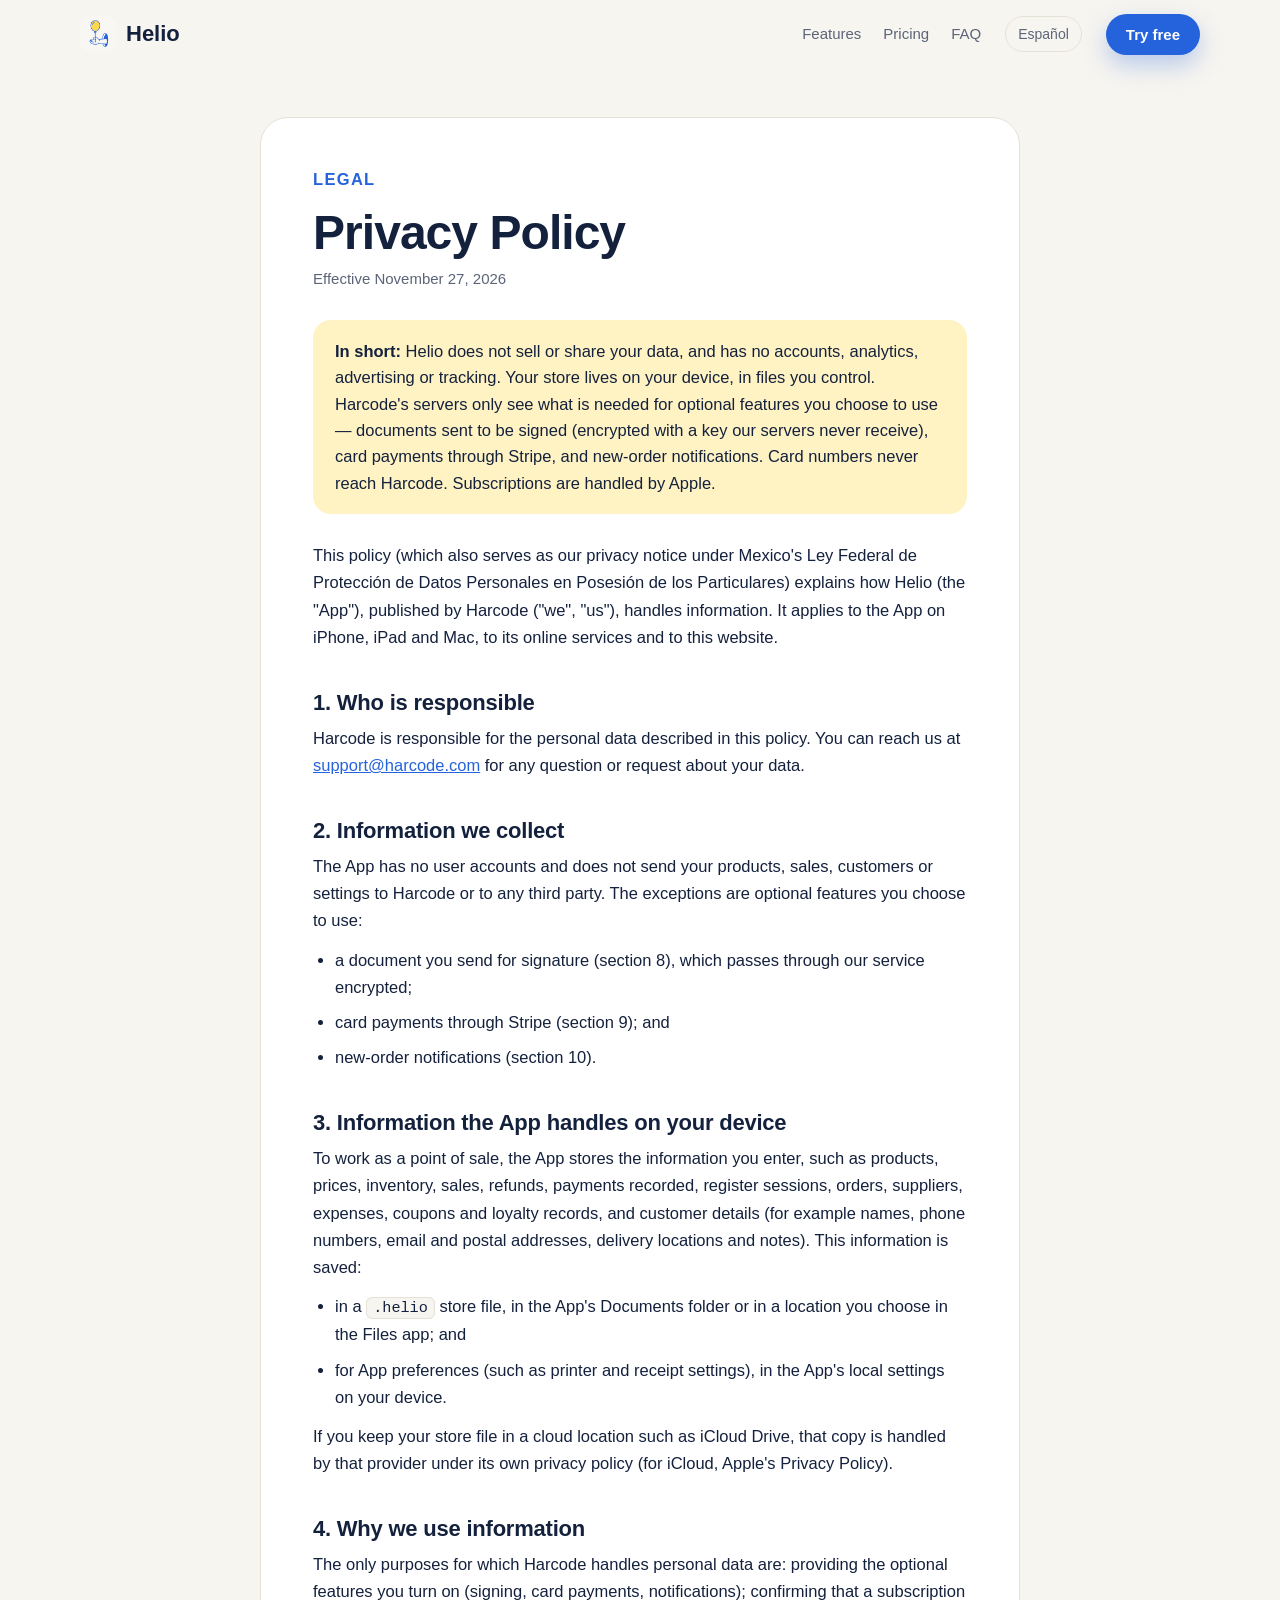
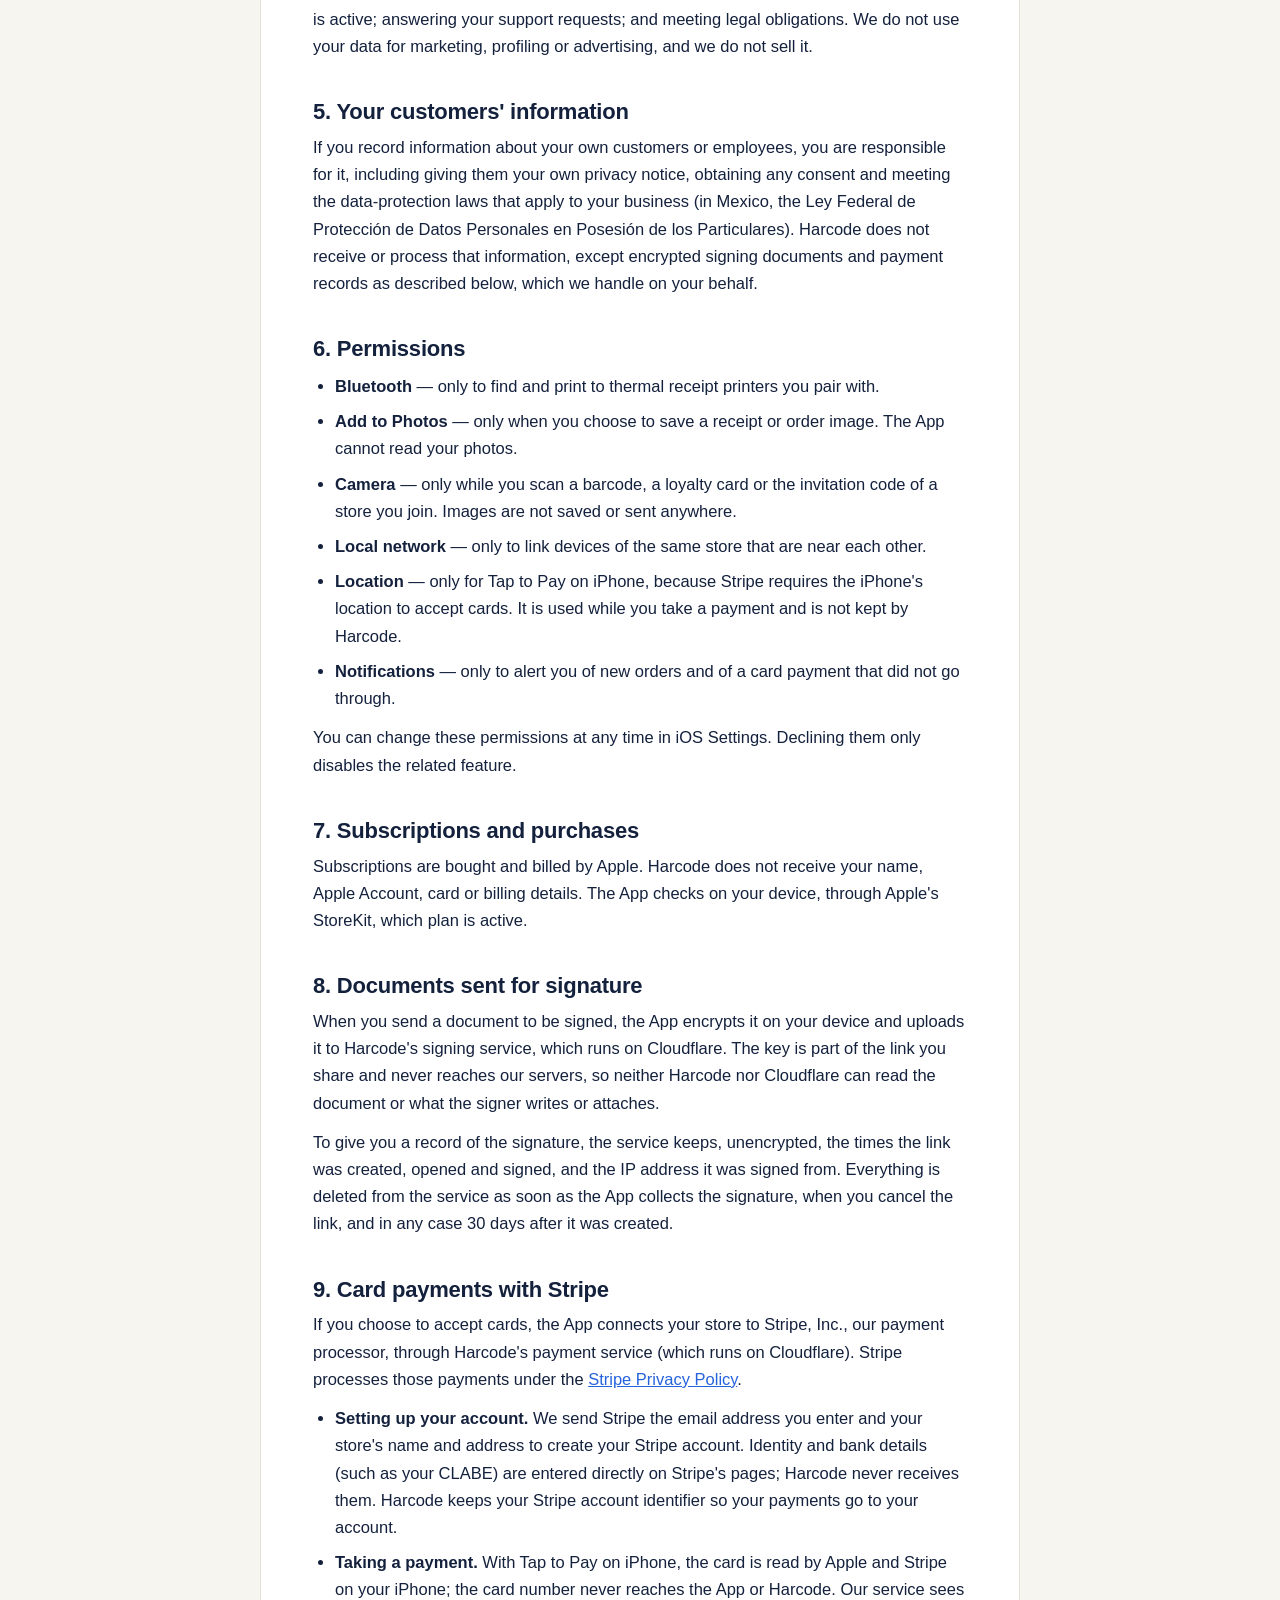
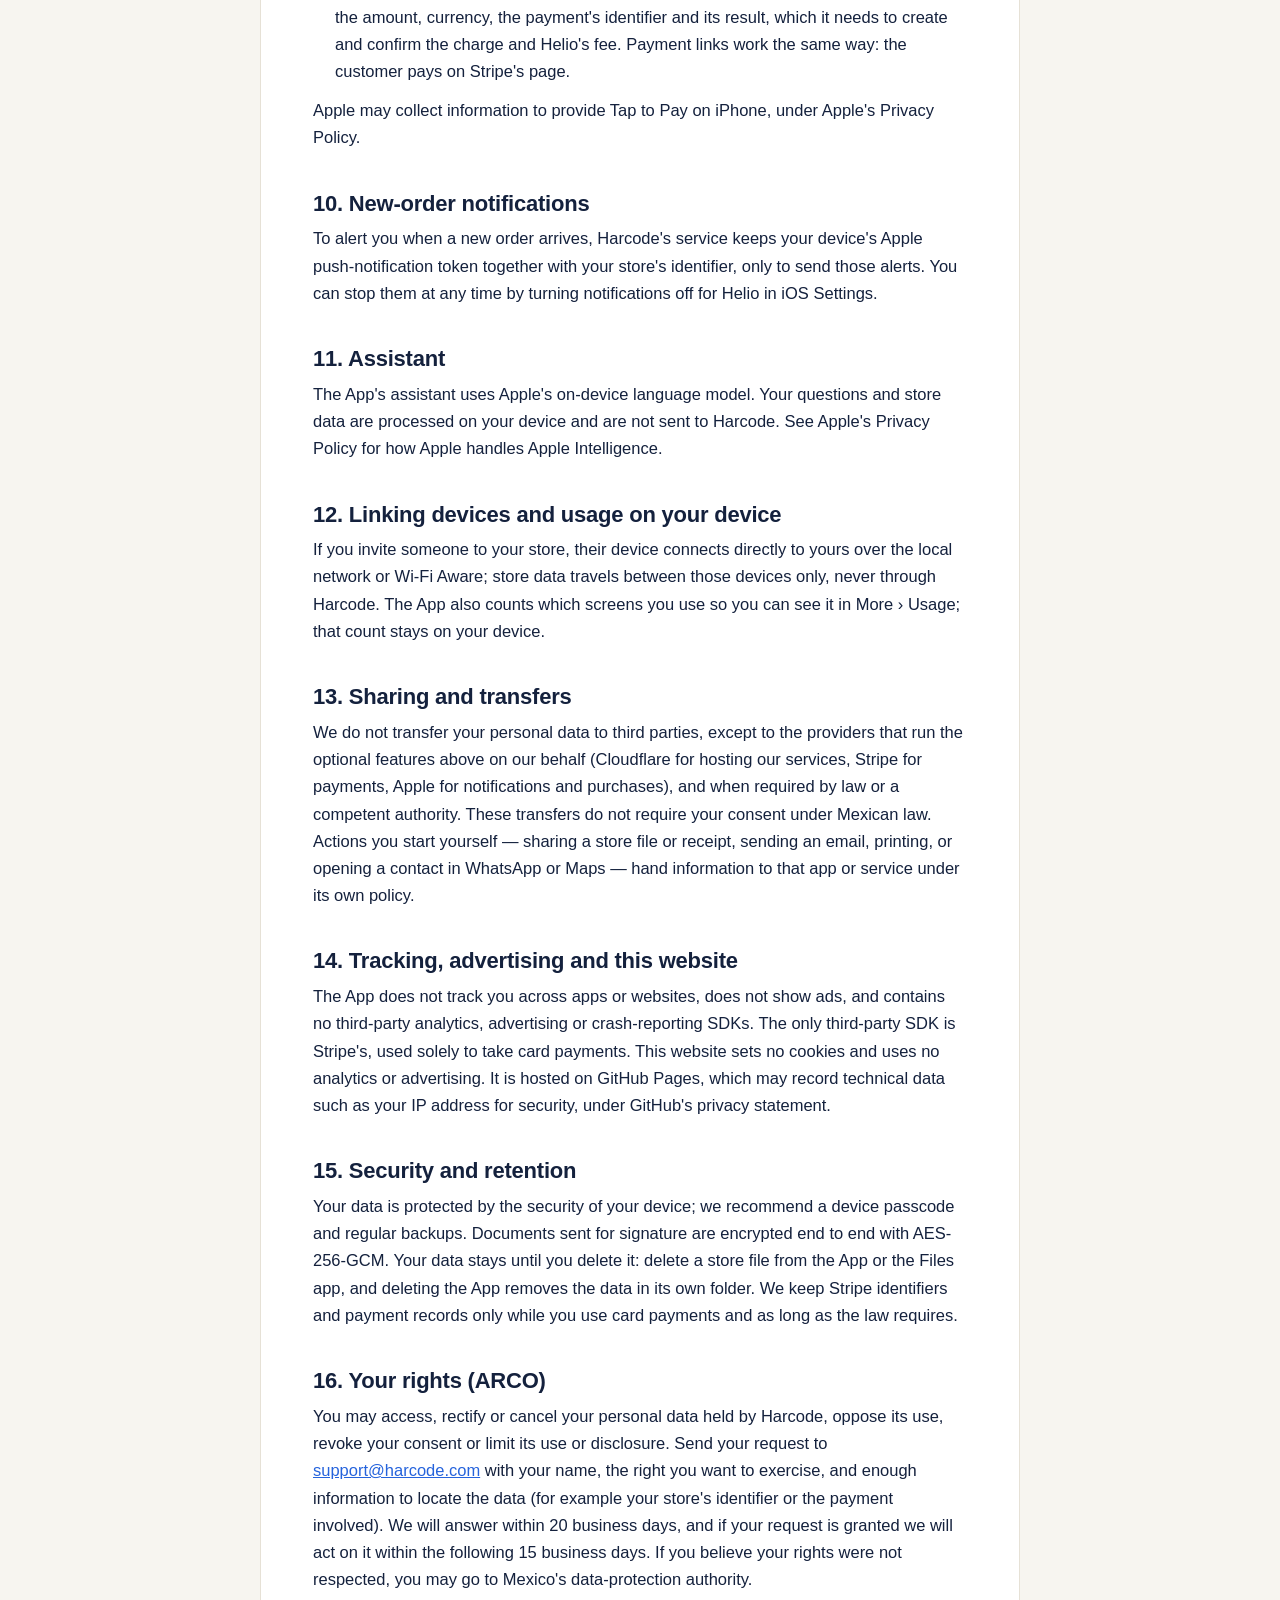
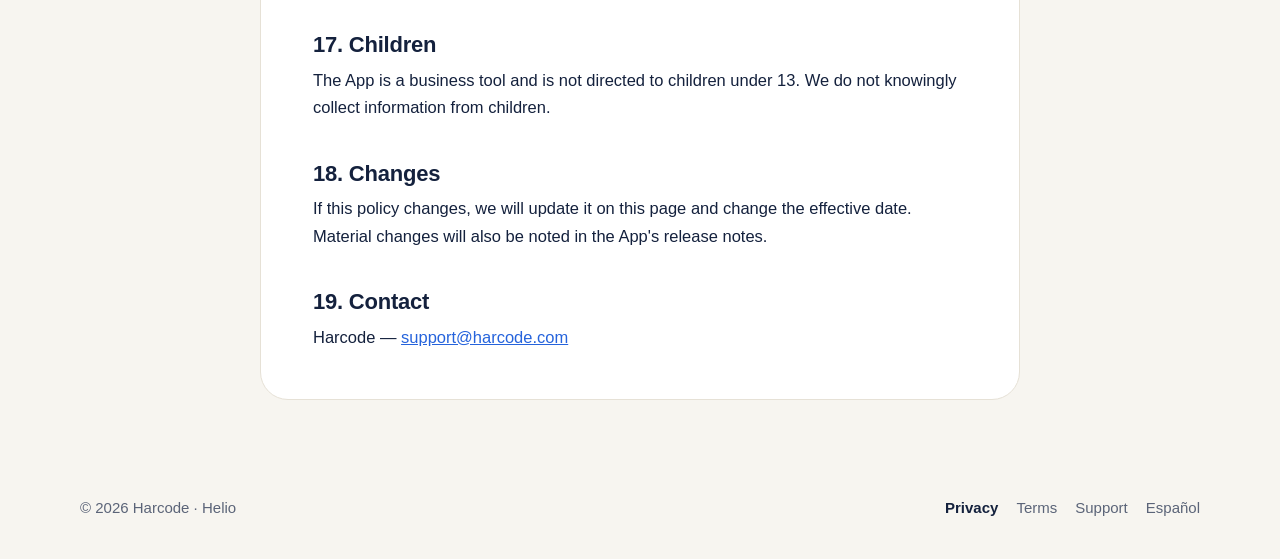
<file: privacy/index.html>
<!doctype html>
<html lang="en" class="no-js">
<head>
<meta charset="utf-8">
<meta name="viewport" content="width=device-width, initial-scale=1">
<title>Privacy Policy · Helio</title>
<meta name="description" content="How Helio handles information: no accounts, no tracking, your store stays on your device.">
<link rel="canonical" href="https://helio.harcode.com/privacy/">
<link rel="alternate" hreflang="en" href="https://helio.harcode.com/privacy/">
<link rel="alternate" hreflang="es" href="https://helio.harcode.com/es/privacy/">
<meta name="theme-color" content="#F7F5F0">
<link rel="icon" href="../assets/icon.png">
<link rel="apple-touch-icon" href="../assets/icon.png">
<link rel="stylesheet" href="../assets/landing.css">
<link rel="stylesheet" href="../assets/legal.css">
</head>
<body>
<a class="skip" href="#main">Skip to content</a>

<!-- Icon sprite -->
<svg width="0" height="0" style="position:absolute" aria-hidden="true">
  <symbol id="i-check" viewBox="0 0 24 24"><path d="M5 12.5l4.5 4.5L19 7.5"/></symbol>
  <symbol id="i-cart" viewBox="0 0 24 24"><path d="M3 4h2.2l2.3 11h10.8l2-8H6.4"/><circle cx="9.5" cy="19.5" r="1.4"/><circle cx="17" cy="19.5" r="1.4"/></symbol>
  <symbol id="i-scan" viewBox="0 0 24 24"><path d="M4 8V5.5A1.5 1.5 0 0 1 5.5 4H8M16 4h2.5A1.5 1.5 0 0 1 20 5.5V8M20 16v2.5a1.5 1.5 0 0 1-1.5 1.5H16M8 20H5.5A1.5 1.5 0 0 1 4 18.5V16M8 9v6M11 9v6M14 9v6M17 9v6"/></symbol>
  <symbol id="i-split" viewBox="0 0 24 24"><rect x="3" y="6" width="18" height="12" rx="2.5"/><path d="M12 6v12M6.5 10h2M15.5 14h2"/></symbol>
  <symbol id="i-percent" viewBox="0 0 24 24"><path d="M19 5L5 19"/><circle cx="7" cy="7" r="2.3"/><circle cx="17" cy="17" r="2.3"/></symbol>
  <symbol id="i-undo" viewBox="0 0 24 24"><path d="M9 14L4 9l5-5"/><path d="M4 9h10.5a5.5 5.5 0 0 1 0 11H11"/></symbol>
  <symbol id="i-cash" viewBox="0 0 24 24"><rect x="2.5" y="6" width="19" height="12" rx="2"/><circle cx="12" cy="12" r="2.6"/><path d="M6 9.5v5M18 9.5v5"/></symbol>
  <symbol id="i-wallet" viewBox="0 0 24 24"><path d="M19 7V5.5A1.5 1.5 0 0 0 17.5 4H6a2 2 0 0 0 0 4h13.5A1.5 1.5 0 0 1 21 9.5v9a1.5 1.5 0 0 1-1.5 1.5H6a2 2 0 0 1-2-2V6"/><circle cx="16.5" cy="14" r="1.2"/></symbol>
  <symbol id="i-person" viewBox="0 0 24 24"><circle cx="12" cy="8" r="3.6"/><path d="M5 20c.8-3.6 3.6-5.5 7-5.5s6.2 1.9 7 5.5"/></symbol>
  <symbol id="i-users" viewBox="0 0 24 24"><circle cx="9" cy="8.5" r="3.3"/><path d="M3 19.5c.6-3.3 3-5 6-5s5.4 1.7 6 5"/><path d="M15.5 5.6a3.2 3.2 0 0 1 0 6M17.5 14.7c1.9.6 3.1 2.2 3.5 4.8"/></symbol>
  <symbol id="i-clip" viewBox="0 0 24 24"><rect x="5" y="4" width="14" height="17" rx="2"/><path d="M9 4V3h6v1M8.5 10h7M8.5 14h7M8.5 18h4"/></symbol>
  <symbol id="i-calendar" viewBox="0 0 24 24"><rect x="3.5" y="5" width="17" height="15.5" rx="2.5"/><path d="M3.5 10h17M8 3v4M16 3v4"/></symbol>
  <symbol id="i-flag" viewBox="0 0 24 24"><path d="M5 21V4M5 4h11l-2 4 2 4H5"/></symbol>
  <symbol id="i-sliders" viewBox="0 0 24 24"><path d="M4 7h10M18 7h2M4 17h4M12 17h8"/><circle cx="16" cy="7" r="2"/><circle cx="10" cy="17" r="2"/></symbol>
  <symbol id="i-box" viewBox="0 0 24 24"><path d="M12 3l8 4.5v9L12 21l-8-4.5v-9z"/><path d="M4 7.5l8 4.5 8-4.5M12 12v9"/></symbol>
  <symbol id="i-truck" viewBox="0 0 24 24"><path d="M2.5 6h11v10h-11zM13.5 9.5h4l3 3.5V16h-7"/><circle cx="6.5" cy="17.5" r="1.8"/><circle cx="17" cy="17.5" r="1.8"/></symbol>
  <symbol id="i-tag" viewBox="0 0 24 24"><path d="M3.5 12.5V4.5a1 1 0 0 1 1-1h8l8 8-9 9z"/><circle cx="8.5" cy="8.5" r="1.4"/></symbol>
  <symbol id="i-import" viewBox="0 0 24 24"><path d="M12 3v11M7.5 9.5L12 14l4.5-4.5M4 15v3.5A1.5 1.5 0 0 0 5.5 20h13a1.5 1.5 0 0 0 1.5-1.5V15"/></symbol>
  <symbol id="i-history" viewBox="0 0 24 24"><path d="M3.5 12a8.5 8.5 0 1 0 2.6-6.1M3.5 4v4.2h4.2"/><path d="M12 7.5V12l3 2"/></symbol>
  <symbol id="i-credit" viewBox="0 0 24 24"><rect x="2.5" y="5" width="19" height="14" rx="2.5"/><path d="M2.5 9.5h19M6 15h4"/></symbol>
  <symbol id="i-star" viewBox="0 0 24 24"><path d="M12 3.5l2.6 5.3 5.9.9-4.3 4.1 1 5.8L12 16.9l-5.2 2.7 1-5.8L3.5 9.7l5.9-.9z"/></symbol>
  <symbol id="i-merge" viewBox="0 0 24 24"><circle cx="6" cy="5" r="2"/><circle cx="6" cy="19" r="2"/><circle cx="18" cy="12" r="2"/><path d="M6 7v10M6 7c0 4 4 5 10 5"/></symbol>
  <symbol id="i-eye" viewBox="0 0 24 24"><path d="M2.5 12S6 5.5 12 5.5 21.5 12 21.5 12 18 18.5 12 18.5 2.5 12 2.5 12z"/><circle cx="12" cy="12" r="2.8"/><path d="M4 20L20 4"/></symbol>
  <symbol id="i-receipt" viewBox="0 0 24 24"><path d="M6 3h12v18l-2-1.5-2 1.5-2-1.5-2 1.5-2-1.5L6 21z"/><path d="M9 8h6M9 12h6M9 16h3"/></symbol>
  <symbol id="i-printer" viewBox="0 0 24 24"><path d="M7 9V3.5h10V9"/><rect x="3" y="9" width="18" height="8" rx="2"/><path d="M7 14h10v6.5H7z"/></symbol>
  <symbol id="i-image" viewBox="0 0 24 24"><rect x="3" y="4" width="18" height="16" rx="2.5"/><circle cx="9" cy="9.5" r="1.8"/><path d="M21 16l-5-5-9 9"/></symbol>
  <symbol id="i-qr" viewBox="0 0 24 24"><rect x="3.5" y="3.5" width="6.5" height="6.5" rx="1"/><rect x="14" y="3.5" width="6.5" height="6.5" rx="1"/><rect x="3.5" y="14" width="6.5" height="6.5" rx="1"/><path d="M14 14h2.5v2.5H14zM18 18h2.5v2.5H18zM18 14h2.5M14 18v2.5"/></symbol>
  <symbol id="i-store" viewBox="0 0 24 24"><path d="M4 9.5V20h16V9.5M3 9.5L5 4h14l2 5.5c0 1.5-1.3 2.5-2.8 2.5S15.5 11 15.5 9.5c0 1.5-1.6 2.5-3.5 2.5s-3.5-1-3.5-2.5C8.5 11 7.3 12 5.8 12S3 11 3 9.5z"/><path d="M10 20v-5h4v5"/></symbol>
  <symbol id="i-chart" viewBox="0 0 24 24"><path d="M4 20V4M4 20h16"/><path d="M7.5 15l4-4.5 3 3L20 7"/></symbol>
  <symbol id="i-trend" viewBox="0 0 24 24"><path d="M3 17l6-6 4 4 8-8"/><path d="M15 7h6v6"/></symbol>
  <symbol id="i-coins" viewBox="0 0 24 24"><ellipse cx="9" cy="7" rx="5.5" ry="2.5"/><path d="M3.5 7v4c0 1.4 2.5 2.5 5.5 2.5s5.5-1.1 5.5-2.5V7M3.5 11v4c0 1.4 2.5 2.5 5.5 2.5"/><ellipse cx="15.5" cy="15" rx="5" ry="2.3"/><path d="M10.5 15v3.5c0 1.3 2.2 2.3 5 2.3s5-1 5-2.3V15"/></symbol>
  <symbol id="i-sparkle" viewBox="0 0 24 24"><path d="M12 3l1.8 5.2L19 10l-5.2 1.8L12 17l-1.8-5.2L5 10l5.2-1.8z"/><path d="M18.5 15.5l.7 2 2 .7-2 .7-.7 2-.7-2-2-.7 2-.7z"/></symbol>
  <symbol id="i-grid" viewBox="0 0 24 24"><rect x="3.5" y="3.5" width="7" height="7" rx="1.5"/><rect x="13.5" y="3.5" width="7" height="7" rx="1.5"/><rect x="3.5" y="13.5" width="7" height="7" rx="1.5"/><rect x="13.5" y="13.5" width="7" height="7" rx="1.5"/></symbol>
  <symbol id="i-map" viewBox="0 0 24 24"><path d="M9 4L3.5 6v14L9 18l6 2 5.5-2V4L15 6z"/><path d="M9 4v14M15 6v14"/></symbol>
  <symbol id="i-pin" viewBox="0 0 24 24"><path d="M12 21s-6.5-6-6.5-11a6.5 6.5 0 0 1 13 0c0 5-6.5 11-6.5 11z"/><circle cx="12" cy="10" r="2.3"/></symbol>
  <symbol id="i-route" viewBox="0 0 24 24"><circle cx="6" cy="18" r="2.2"/><circle cx="18" cy="6" r="2.2"/><path d="M8.2 18H15a3 3 0 0 0 0-6H9a3 3 0 0 1 0-6h6.8"/></symbol>
  <symbol id="i-lock" viewBox="0 0 24 24"><rect x="4.5" y="10.5" width="15" height="10" rx="2.5"/><path d="M8 10.5V7.5a4 4 0 0 1 8 0v3"/></symbol>
  <symbol id="i-file" viewBox="0 0 24 24"><path d="M14 3H7a2 2 0 0 0-2 2v14a2 2 0 0 0 2 2h10a2 2 0 0 0 2-2V8z"/><path d="M14 3v5h5"/></symbol>
  <symbol id="i-download" viewBox="0 0 24 24"><path d="M12 4v11M7.5 10.5L12 15l4.5-4.5M5 20h14"/></symbol>
  <symbol id="i-wifi-off" viewBox="0 0 24 24"><path d="M4 4l16 16M8.5 16.4a5 5 0 0 1 7 0M5.2 12.9a10 10 0 0 1 4.3-2.5M14.6 10.5a10 10 0 0 1 4.2 2.4M2 9.3a15 15 0 0 1 4.4-2.8M10.5 5.6A15 15 0 0 1 22 9.3"/><circle cx="12" cy="19.5" r=".6"/></symbol>
  <symbol id="i-device" viewBox="0 0 24 24"><rect x="6" y="2.5" width="12" height="19" rx="3"/><path d="M10.5 18.5h3"/></symbol>
  <symbol id="i-gift" viewBox="0 0 24 24"><rect x="3.5" y="8" width="17" height="4" rx="1"/><path d="M5 12v8.5h14V12M12 8v12.5M12 8c-1-3-5-4-5-1.5S12 8 12 8zM12 8c1-3 5-4 5-1.5S12 8 12 8z"/></symbol>
  <symbol id="i-tap" viewBox="0 0 24 24"><rect x="7" y="2.5" width="10" height="17" rx="2.5"/><path d="M3 9a6 6 0 0 1 0 6M20.5 7.5a9 9 0 0 1 0 9"/></symbol>
  <symbol id="i-link" viewBox="0 0 24 24"><path d="M10 14a4.5 4.5 0 0 0 6.4 0l3-3a4.5 4.5 0 0 0-6.4-6.4l-1.2 1.2"/><path d="M14 10a4.5 4.5 0 0 0-6.4 0l-3 3a4.5 4.5 0 0 0 6.4 6.4l1.2-1.2"/></symbol>
  <symbol id="i-pen" viewBox="0 0 24 24"><path d="M15 4.5l4.5 4.5L9 19.5H4.5V15z"/><path d="M3 21.5h18"/></symbol>
  <symbol id="i-chat" viewBox="0 0 24 24"><path d="M4 18.5V6a2 2 0 0 1 2-2h12a2 2 0 0 1 2 2v8.5a2 2 0 0 1-2 2H8z"/><path d="M8 9h8M8 12.5h5"/></symbol>
  <symbol id="i-cloud" viewBox="0 0 24 24"><path d="M7 18.5a4.5 4.5 0 0 1-.6-9 6 6 0 0 1 11.5 1.6A3.8 3.8 0 0 1 17.5 18.5z"/></symbol>
  <symbol id="i-invoice" viewBox="0 0 24 24"><path d="M14 3H7a2 2 0 0 0-2 2v14a2 2 0 0 0 2 2h10a2 2 0 0 0 2-2V8z"/><path d="M14 3v5h5M9 13h6M9 17h4"/></symbol>
  <symbol id="i-handshake" viewBox="0 0 24 24"><path d="M2.5 11l4-4 3 1.5L12 7l5.5 1.5 4 2.5"/><path d="M6.5 7l-1 7 4 4 1.5-1 1.5 1.5 1.5-1 1.5 1 3.5-4.5-3-3.5-3 1.5-2-1.5"/></symbol>
  <symbol id="i-cake" viewBox="0 0 24 24"><path d="M4 20.5h16V14a2 2 0 0 0-2-2H6a2 2 0 0 0-2 2z"/><path d="M4 16c2 1.2 3.3 1.2 4.7 0 1.4 1.2 2.9 1.2 4.3 0 1.4 1.2 2.9 1.2 4.3 0 1.1.8 1.8.9 2.7.4M12 12V8.5M12 6.5c-.9-1 0-2.5 0-3.5.9 1 1 2.5 0 3.5z"/></symbol>
  <symbol id="i-shirt" viewBox="0 0 24 24"><path d="M8.5 3.5L3.5 6.5l2 4 2-1v11h9v-11l2 1 2-4-5-3c0 1.7-1.6 3-3.5 3s-3.5-1.3-3.5-3z"/></symbol>
  <symbol id="i-chair" viewBox="0 0 24 24"><path d="M7 3.5h10v8H7zM5.5 11.5h13v3h-13zM7 14.5V21M17 14.5V21"/></symbol>
  <symbol id="i-wrench" viewBox="0 0 24 24"><path d="M14.5 6.5a4.5 4.5 0 0 0 5.7 5.7L12 20.5a2.1 2.1 0 0 1-3-3l8.3-8.2a4.5 4.5 0 0 1-2.8-2.8zM15 4a4.5 4.5 0 0 1 5 5"/></symbol>
  <symbol id="i-tent" viewBox="0 0 24 24"><path d="M12 3.5L2.5 20h19z"/><path d="M12 3.5L8 20M12 3.5l4 16.5M2.5 20h19"/></symbol>
  <symbol id="balloon" viewBox="0 0 60 110"><path d="M30 4c14 0 25 11.5 25 27 0 17-13 31-25 33C18 62 5 48 5 31 5 15.5 16 4 30 4z" fill="#FFD447" stroke="#2563DC" stroke-width="3.5"/><path d="M15 22c2-6 6-9.5 11-10.5" stroke="#2563DC" stroke-width="3.5" stroke-linecap="round" fill="none"/><path d="M26 64l4 5 4-5z" fill="#2563DC"/><path d="M30 69c-3 10 5 18 0 26s3 12 0 15" stroke="#2563DC" stroke-width="2.5" fill="none"/></symbol>
</svg>

<header class="top">
  <div class="wrap">
    <a class="brand" href="../"><img src="../assets/icon.png" alt="" width="36" height="36">Helio</a>
    <nav aria-label="Main">
      <a href="../#features">Features</a>
      <a href="../#pricing">Pricing</a>
      <a href="../#faq">FAQ</a>
    </nav>
    <a class="lang" href="../es/privacy/" hreflang="es" lang="es">Español</a>
    <a class="btn btn-primary" href="../#download">Try free</a>
  </div>
</header>

<main id="main" class="doc-wrap">
  <article class="doc">
    <p class="kicker">Legal</p>
    <h1>Privacy Policy</h1>
    <p class="meta">Effective November 27, 2026</p>

<div class="summary"><b>In short:</b> Helio does not sell or share your data, and has no accounts, analytics, advertising or tracking. Your store lives on your device, in files you control. Harcode's servers only see what is needed for optional features you choose to use — documents sent to be signed (encrypted with a key our servers never receive), card payments through Stripe, and new-order notifications. Card numbers never reach Harcode. Subscriptions are handled by Apple.</div>

<p>This policy (which also serves as our privacy notice under Mexico's Ley Federal de Protección de Datos Personales en Posesión de los Particulares) explains how Helio (the "App"), published by Harcode ("we", "us"), handles information. It applies to the App on iPhone, iPad and Mac, to its online services and to this website.</p>

<h2 id="controller">1. Who is responsible</h2>
<p>Harcode is responsible for the personal data described in this policy. You can reach us at <a href="mailto:support@harcode.com">support@harcode.com</a> for any question or request about your data.</p>

<h2 id="collect">2. Information we collect</h2>
<p>The App has no user accounts and does not send your products, sales, customers or settings to Harcode or to any third party. The exceptions are optional features you choose to use:</p>
<ul>
<li>a document you send for signature (section 8), which passes through our service encrypted;</li>
<li>card payments through Stripe (section 9); and</li>
<li>new-order notifications (section 10).</li>
</ul>

<h2 id="device">3. Information the App handles on your device</h2>
<p>To work as a point of sale, the App stores the information you enter, such as products, prices, inventory, sales, refunds, payments recorded, register sessions, orders, suppliers, expenses, coupons and loyalty records, and customer details (for example names, phone numbers, email and postal addresses, delivery locations and notes). This information is saved:</p>
<ul>
<li>in a <code>.helio</code> store file, in the App's Documents folder or in a location you choose in the Files app; and</li>
<li>for App preferences (such as printer and receipt settings), in the App's local settings on your device.</li>
</ul>
<p>If you keep your store file in a cloud location such as iCloud Drive, that copy is handled by that provider under its own privacy policy (for iCloud, Apple's Privacy Policy).</p>

<h2 id="purposes">4. Why we use information</h2>
<p>The only purposes for which Harcode handles personal data are: providing the optional features you turn on (signing, card payments, notifications); confirming that a subscription is active; answering your support requests; and meeting legal obligations. We do not use your data for marketing, profiling or advertising, and we do not sell it.</p>

<h2 id="customers">5. Your customers' information</h2>
<p>If you record information about your own customers or employees, you are responsible for it, including giving them your own privacy notice, obtaining any consent and meeting the data-protection laws that apply to your business (in Mexico, the Ley Federal de Protección de Datos Personales en Posesión de los Particulares). Harcode does not receive or process that information, except encrypted signing documents and payment records as described below, which we handle on your behalf.</p>

<h2 id="permissions">6. Permissions</h2>
<ul>
<li><b>Bluetooth</b> — only to find and print to thermal receipt printers you pair with.</li>
<li><b>Add to Photos</b> — only when you choose to save a receipt or order image. The App cannot read your photos.</li>
<li><b>Camera</b> — only while you scan a barcode, a loyalty card or the invitation code of a store you join. Images are not saved or sent anywhere.</li>
<li><b>Local network</b> — only to link devices of the same store that are near each other.</li>
<li><b>Location</b> — only for Tap to Pay on iPhone, because Stripe requires the iPhone's location to accept cards. It is used while you take a payment and is not kept by Harcode.</li>
<li><b>Notifications</b> — only to alert you of new orders and of a card payment that did not go through.</li>
</ul>
<p>You can change these permissions at any time in iOS Settings. Declining them only disables the related feature.</p>

<h2 id="subscriptions">7. Subscriptions and purchases</h2>
<p>Subscriptions are bought and billed by Apple. Harcode does not receive your name, Apple Account, card or billing details. The App checks on your device, through Apple's StoreKit, which plan is active.</p>

<h2 id="signing">8. Documents sent for signature</h2>
<p>When you send a document to be signed, the App encrypts it on your device and uploads it to Harcode's signing service, which runs on Cloudflare. The key is part of the link you share and never reaches our servers, so neither Harcode nor Cloudflare can read the document or what the signer writes or attaches.</p>
<p>To give you a record of the signature, the service keeps, unencrypted, the times the link was created, opened and signed, and the IP address it was signed from. Everything is deleted from the service as soon as the App collects the signature, when you cancel the link, and in any case 30 days after it was created.</p>

<h2 id="stripe">9. Card payments with Stripe</h2>
<p>If you choose to accept cards, the App connects your store to Stripe, Inc., our payment processor, through Harcode's payment service (which runs on Cloudflare). Stripe processes those payments under the <a href="https://stripe.com/privacy" rel="noopener">Stripe Privacy Policy</a>.</p>
<ul>
<li><b>Setting up your account.</b> We send Stripe the email address you enter and your store's name and address to create your Stripe account. Identity and bank details (such as your CLABE) are entered directly on Stripe's pages; Harcode never receives them. Harcode keeps your Stripe account identifier so your payments go to your account.</li>
<li><b>Taking a payment.</b> With Tap to Pay on iPhone, the card is read by Apple and Stripe on your iPhone; the card number never reaches the App or Harcode. Our service sees the amount, currency, the payment's identifier and its result, which it needs to create and confirm the charge and Helio's fee. Payment links work the same way: the customer pays on Stripe's page.</li>
</ul>
<p>Apple may collect information to provide Tap to Pay on iPhone, under Apple's Privacy Policy.</p>

<h2 id="notifications">10. New-order notifications</h2>
<p>To alert you when a new order arrives, Harcode's service keeps your device's Apple push-notification token together with your store's identifier, only to send those alerts. You can stop them at any time by turning notifications off for Helio in iOS Settings.</p>

<h2 id="assistant">11. Assistant</h2>
<p>The App's assistant uses Apple's on-device language model. Your questions and store data are processed on your device and are not sent to Harcode. See Apple's Privacy Policy for how Apple handles Apple Intelligence.</p>

<h2 id="team">12. Linking devices and usage on your device</h2>
<p>If you invite someone to your store, their device connects directly to yours over the local network or Wi-Fi Aware; store data travels between those devices only, never through Harcode. The App also counts which screens you use so you can see it in More › Usage; that count stays on your device.</p>

<h2 id="sharing">13. Sharing and transfers</h2>
<p>We do not transfer your personal data to third parties, except to the providers that run the optional features above on our behalf (Cloudflare for hosting our services, Stripe for payments, Apple for notifications and purchases), and when required by law or a competent authority. These transfers do not require your consent under Mexican law. Actions you start yourself — sharing a store file or receipt, sending an email, printing, or opening a contact in WhatsApp or Maps — hand information to that app or service under its own policy.</p>

<h2 id="tracking">14. Tracking, advertising and this website</h2>
<p>The App does not track you across apps or websites, does not show ads, and contains no third-party analytics, advertising or crash-reporting SDKs. The only third-party SDK is Stripe's, used solely to take card payments. This website sets no cookies and uses no analytics or advertising. It is hosted on GitHub Pages, which may record technical data such as your IP address for security, under GitHub's privacy statement.</p>

<h2 id="security">15. Security and retention</h2>
<p>Your data is protected by the security of your device; we recommend a device passcode and regular backups. Documents sent for signature are encrypted end to end with AES-256-GCM. Your data stays until you delete it: delete a store file from the App or the Files app, and deleting the App removes the data in its own folder. We keep Stripe identifiers and payment records only while you use card payments and as long as the law requires.</p>

<h2 id="rights">16. Your rights (ARCO)</h2>
<p>You may access, rectify or cancel your personal data held by Harcode, oppose its use, revoke your consent or limit its use or disclosure. Send your request to <a href="mailto:support@harcode.com">support@harcode.com</a> with your name, the right you want to exercise, and enough information to locate the data (for example your store's identifier or the payment involved). We will answer within 20 business days, and if your request is granted we will act on it within the following 15 business days. If you believe your rights were not respected, you may go to Mexico's data-protection authority.</p>

<h2 id="children">17. Children</h2>
<p>The App is a business tool and is not directed to children under 13. We do not knowingly collect information from children.</p>

<h2 id="changes">18. Changes</h2>
<p>If this policy changes, we will update it on this page and change the effective date. Material changes will also be noted in the App's release notes.</p>

<h2 id="contact">19. Contact</h2>
<p>Harcode — <a href="mailto:support@harcode.com">support@harcode.com</a></p>

  </article>
</main>

<footer class="foot">
  <div class="wrap">
    <span>© 2026 Harcode · Helio</span>
    <nav aria-label="Footer">
      <a href="../privacy/" aria-current="page">Privacy</a>
      <a href="../terms/">Terms</a>
      <a href="../support/">Support</a>
      <a href="../es/privacy/" hreflang="es" lang="es">Español</a>
    </nav>
  </div>
</footer>
<script src="../assets/landing.js"></script>
</body>
</html>
</file>
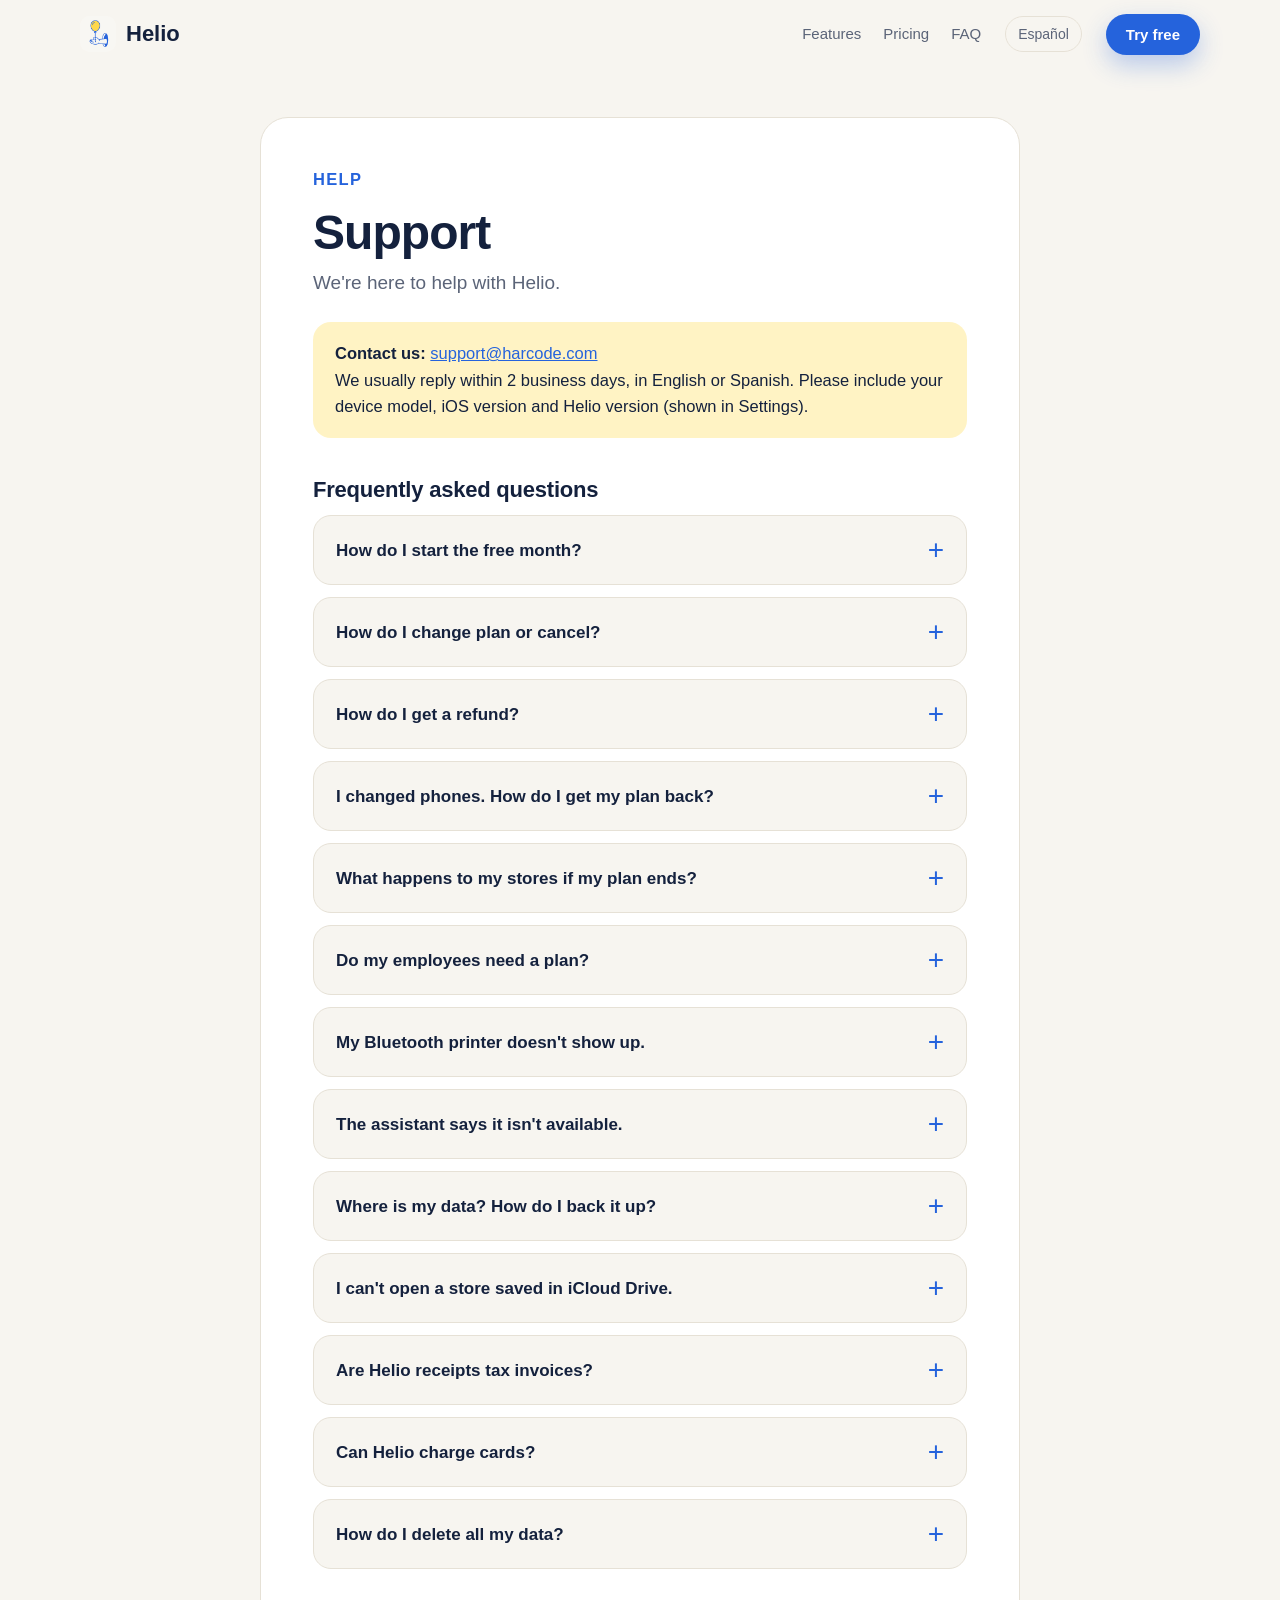
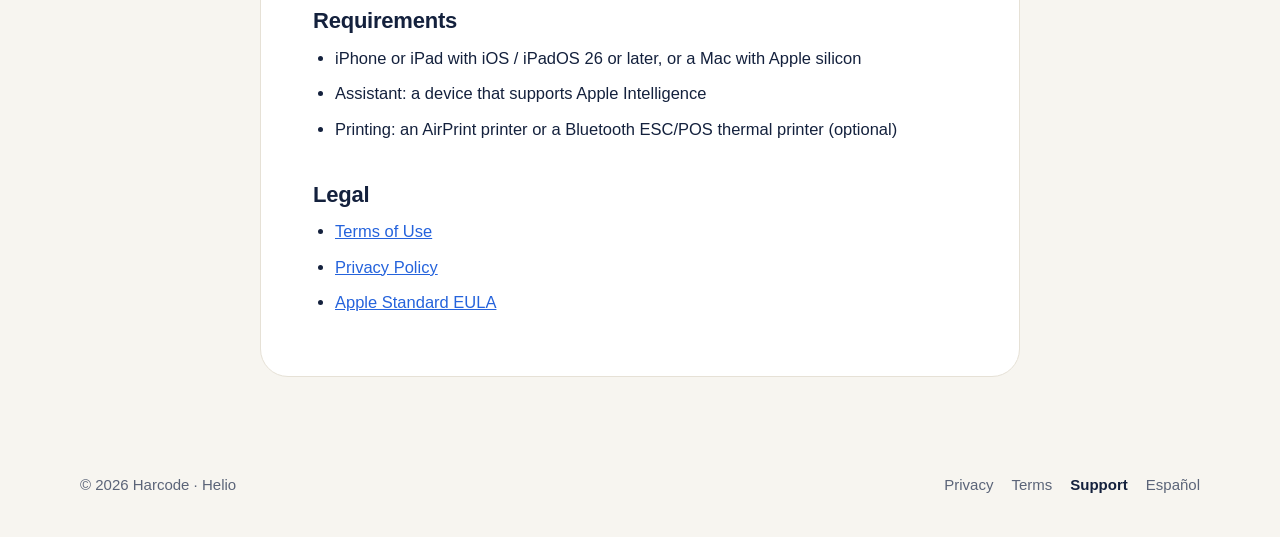
<file: support/index.html>
<!doctype html>
<html lang="en" class="no-js">
<head>
<meta charset="utf-8">
<meta name="viewport" content="width=device-width, initial-scale=1">
<title>Support · Helio</title>
<meta name="description" content="Get help with Helio: contact, subscriptions, printers, backups and more.">
<link rel="canonical" href="https://helio.harcode.com/support/">
<link rel="alternate" hreflang="en" href="https://helio.harcode.com/support/">
<link rel="alternate" hreflang="es" href="https://helio.harcode.com/es/support/">
<meta name="theme-color" content="#F7F5F0">
<link rel="icon" href="../assets/icon.png">
<link rel="apple-touch-icon" href="../assets/icon.png">
<link rel="stylesheet" href="../assets/landing.css">
<link rel="stylesheet" href="../assets/legal.css">
</head>
<body>
<a class="skip" href="#main">Skip to content</a>

<!-- Icon sprite -->
<svg width="0" height="0" style="position:absolute" aria-hidden="true">
  <symbol id="i-check" viewBox="0 0 24 24"><path d="M5 12.5l4.5 4.5L19 7.5"/></symbol>
  <symbol id="i-cart" viewBox="0 0 24 24"><path d="M3 4h2.2l2.3 11h10.8l2-8H6.4"/><circle cx="9.5" cy="19.5" r="1.4"/><circle cx="17" cy="19.5" r="1.4"/></symbol>
  <symbol id="i-scan" viewBox="0 0 24 24"><path d="M4 8V5.5A1.5 1.5 0 0 1 5.5 4H8M16 4h2.5A1.5 1.5 0 0 1 20 5.5V8M20 16v2.5a1.5 1.5 0 0 1-1.5 1.5H16M8 20H5.5A1.5 1.5 0 0 1 4 18.5V16M8 9v6M11 9v6M14 9v6M17 9v6"/></symbol>
  <symbol id="i-split" viewBox="0 0 24 24"><rect x="3" y="6" width="18" height="12" rx="2.5"/><path d="M12 6v12M6.5 10h2M15.5 14h2"/></symbol>
  <symbol id="i-percent" viewBox="0 0 24 24"><path d="M19 5L5 19"/><circle cx="7" cy="7" r="2.3"/><circle cx="17" cy="17" r="2.3"/></symbol>
  <symbol id="i-undo" viewBox="0 0 24 24"><path d="M9 14L4 9l5-5"/><path d="M4 9h10.5a5.5 5.5 0 0 1 0 11H11"/></symbol>
  <symbol id="i-cash" viewBox="0 0 24 24"><rect x="2.5" y="6" width="19" height="12" rx="2"/><circle cx="12" cy="12" r="2.6"/><path d="M6 9.5v5M18 9.5v5"/></symbol>
  <symbol id="i-wallet" viewBox="0 0 24 24"><path d="M19 7V5.5A1.5 1.5 0 0 0 17.5 4H6a2 2 0 0 0 0 4h13.5A1.5 1.5 0 0 1 21 9.5v9a1.5 1.5 0 0 1-1.5 1.5H6a2 2 0 0 1-2-2V6"/><circle cx="16.5" cy="14" r="1.2"/></symbol>
  <symbol id="i-person" viewBox="0 0 24 24"><circle cx="12" cy="8" r="3.6"/><path d="M5 20c.8-3.6 3.6-5.5 7-5.5s6.2 1.9 7 5.5"/></symbol>
  <symbol id="i-users" viewBox="0 0 24 24"><circle cx="9" cy="8.5" r="3.3"/><path d="M3 19.5c.6-3.3 3-5 6-5s5.4 1.7 6 5"/><path d="M15.5 5.6a3.2 3.2 0 0 1 0 6M17.5 14.7c1.9.6 3.1 2.2 3.5 4.8"/></symbol>
  <symbol id="i-clip" viewBox="0 0 24 24"><rect x="5" y="4" width="14" height="17" rx="2"/><path d="M9 4V3h6v1M8.5 10h7M8.5 14h7M8.5 18h4"/></symbol>
  <symbol id="i-calendar" viewBox="0 0 24 24"><rect x="3.5" y="5" width="17" height="15.5" rx="2.5"/><path d="M3.5 10h17M8 3v4M16 3v4"/></symbol>
  <symbol id="i-flag" viewBox="0 0 24 24"><path d="M5 21V4M5 4h11l-2 4 2 4H5"/></symbol>
  <symbol id="i-sliders" viewBox="0 0 24 24"><path d="M4 7h10M18 7h2M4 17h4M12 17h8"/><circle cx="16" cy="7" r="2"/><circle cx="10" cy="17" r="2"/></symbol>
  <symbol id="i-box" viewBox="0 0 24 24"><path d="M12 3l8 4.5v9L12 21l-8-4.5v-9z"/><path d="M4 7.5l8 4.5 8-4.5M12 12v9"/></symbol>
  <symbol id="i-truck" viewBox="0 0 24 24"><path d="M2.5 6h11v10h-11zM13.5 9.5h4l3 3.5V16h-7"/><circle cx="6.5" cy="17.5" r="1.8"/><circle cx="17" cy="17.5" r="1.8"/></symbol>
  <symbol id="i-tag" viewBox="0 0 24 24"><path d="M3.5 12.5V4.5a1 1 0 0 1 1-1h8l8 8-9 9z"/><circle cx="8.5" cy="8.5" r="1.4"/></symbol>
  <symbol id="i-import" viewBox="0 0 24 24"><path d="M12 3v11M7.5 9.5L12 14l4.5-4.5M4 15v3.5A1.5 1.5 0 0 0 5.5 20h13a1.5 1.5 0 0 0 1.5-1.5V15"/></symbol>
  <symbol id="i-history" viewBox="0 0 24 24"><path d="M3.5 12a8.5 8.5 0 1 0 2.6-6.1M3.5 4v4.2h4.2"/><path d="M12 7.5V12l3 2"/></symbol>
  <symbol id="i-credit" viewBox="0 0 24 24"><rect x="2.5" y="5" width="19" height="14" rx="2.5"/><path d="M2.5 9.5h19M6 15h4"/></symbol>
  <symbol id="i-star" viewBox="0 0 24 24"><path d="M12 3.5l2.6 5.3 5.9.9-4.3 4.1 1 5.8L12 16.9l-5.2 2.7 1-5.8L3.5 9.7l5.9-.9z"/></symbol>
  <symbol id="i-merge" viewBox="0 0 24 24"><circle cx="6" cy="5" r="2"/><circle cx="6" cy="19" r="2"/><circle cx="18" cy="12" r="2"/><path d="M6 7v10M6 7c0 4 4 5 10 5"/></symbol>
  <symbol id="i-eye" viewBox="0 0 24 24"><path d="M2.5 12S6 5.5 12 5.5 21.5 12 21.5 12 18 18.5 12 18.5 2.5 12 2.5 12z"/><circle cx="12" cy="12" r="2.8"/><path d="M4 20L20 4"/></symbol>
  <symbol id="i-receipt" viewBox="0 0 24 24"><path d="M6 3h12v18l-2-1.5-2 1.5-2-1.5-2 1.5-2-1.5L6 21z"/><path d="M9 8h6M9 12h6M9 16h3"/></symbol>
  <symbol id="i-printer" viewBox="0 0 24 24"><path d="M7 9V3.5h10V9"/><rect x="3" y="9" width="18" height="8" rx="2"/><path d="M7 14h10v6.5H7z"/></symbol>
  <symbol id="i-image" viewBox="0 0 24 24"><rect x="3" y="4" width="18" height="16" rx="2.5"/><circle cx="9" cy="9.5" r="1.8"/><path d="M21 16l-5-5-9 9"/></symbol>
  <symbol id="i-qr" viewBox="0 0 24 24"><rect x="3.5" y="3.5" width="6.5" height="6.5" rx="1"/><rect x="14" y="3.5" width="6.5" height="6.5" rx="1"/><rect x="3.5" y="14" width="6.5" height="6.5" rx="1"/><path d="M14 14h2.5v2.5H14zM18 18h2.5v2.5H18zM18 14h2.5M14 18v2.5"/></symbol>
  <symbol id="i-store" viewBox="0 0 24 24"><path d="M4 9.5V20h16V9.5M3 9.5L5 4h14l2 5.5c0 1.5-1.3 2.5-2.8 2.5S15.5 11 15.5 9.5c0 1.5-1.6 2.5-3.5 2.5s-3.5-1-3.5-2.5C8.5 11 7.3 12 5.8 12S3 11 3 9.5z"/><path d="M10 20v-5h4v5"/></symbol>
  <symbol id="i-chart" viewBox="0 0 24 24"><path d="M4 20V4M4 20h16"/><path d="M7.5 15l4-4.5 3 3L20 7"/></symbol>
  <symbol id="i-trend" viewBox="0 0 24 24"><path d="M3 17l6-6 4 4 8-8"/><path d="M15 7h6v6"/></symbol>
  <symbol id="i-coins" viewBox="0 0 24 24"><ellipse cx="9" cy="7" rx="5.5" ry="2.5"/><path d="M3.5 7v4c0 1.4 2.5 2.5 5.5 2.5s5.5-1.1 5.5-2.5V7M3.5 11v4c0 1.4 2.5 2.5 5.5 2.5"/><ellipse cx="15.5" cy="15" rx="5" ry="2.3"/><path d="M10.5 15v3.5c0 1.3 2.2 2.3 5 2.3s5-1 5-2.3V15"/></symbol>
  <symbol id="i-sparkle" viewBox="0 0 24 24"><path d="M12 3l1.8 5.2L19 10l-5.2 1.8L12 17l-1.8-5.2L5 10l5.2-1.8z"/><path d="M18.5 15.5l.7 2 2 .7-2 .7-.7 2-.7-2-2-.7 2-.7z"/></symbol>
  <symbol id="i-grid" viewBox="0 0 24 24"><rect x="3.5" y="3.5" width="7" height="7" rx="1.5"/><rect x="13.5" y="3.5" width="7" height="7" rx="1.5"/><rect x="3.5" y="13.5" width="7" height="7" rx="1.5"/><rect x="13.5" y="13.5" width="7" height="7" rx="1.5"/></symbol>
  <symbol id="i-map" viewBox="0 0 24 24"><path d="M9 4L3.5 6v14L9 18l6 2 5.5-2V4L15 6z"/><path d="M9 4v14M15 6v14"/></symbol>
  <symbol id="i-pin" viewBox="0 0 24 24"><path d="M12 21s-6.5-6-6.5-11a6.5 6.5 0 0 1 13 0c0 5-6.5 11-6.5 11z"/><circle cx="12" cy="10" r="2.3"/></symbol>
  <symbol id="i-route" viewBox="0 0 24 24"><circle cx="6" cy="18" r="2.2"/><circle cx="18" cy="6" r="2.2"/><path d="M8.2 18H15a3 3 0 0 0 0-6H9a3 3 0 0 1 0-6h6.8"/></symbol>
  <symbol id="i-lock" viewBox="0 0 24 24"><rect x="4.5" y="10.5" width="15" height="10" rx="2.5"/><path d="M8 10.5V7.5a4 4 0 0 1 8 0v3"/></symbol>
  <symbol id="i-file" viewBox="0 0 24 24"><path d="M14 3H7a2 2 0 0 0-2 2v14a2 2 0 0 0 2 2h10a2 2 0 0 0 2-2V8z"/><path d="M14 3v5h5"/></symbol>
  <symbol id="i-download" viewBox="0 0 24 24"><path d="M12 4v11M7.5 10.5L12 15l4.5-4.5M5 20h14"/></symbol>
  <symbol id="i-wifi-off" viewBox="0 0 24 24"><path d="M4 4l16 16M8.5 16.4a5 5 0 0 1 7 0M5.2 12.9a10 10 0 0 1 4.3-2.5M14.6 10.5a10 10 0 0 1 4.2 2.4M2 9.3a15 15 0 0 1 4.4-2.8M10.5 5.6A15 15 0 0 1 22 9.3"/><circle cx="12" cy="19.5" r=".6"/></symbol>
  <symbol id="i-device" viewBox="0 0 24 24"><rect x="6" y="2.5" width="12" height="19" rx="3"/><path d="M10.5 18.5h3"/></symbol>
  <symbol id="i-gift" viewBox="0 0 24 24"><rect x="3.5" y="8" width="17" height="4" rx="1"/><path d="M5 12v8.5h14V12M12 8v12.5M12 8c-1-3-5-4-5-1.5S12 8 12 8zM12 8c1-3 5-4 5-1.5S12 8 12 8z"/></symbol>
  <symbol id="i-tap" viewBox="0 0 24 24"><rect x="7" y="2.5" width="10" height="17" rx="2.5"/><path d="M3 9a6 6 0 0 1 0 6M20.5 7.5a9 9 0 0 1 0 9"/></symbol>
  <symbol id="i-link" viewBox="0 0 24 24"><path d="M10 14a4.5 4.5 0 0 0 6.4 0l3-3a4.5 4.5 0 0 0-6.4-6.4l-1.2 1.2"/><path d="M14 10a4.5 4.5 0 0 0-6.4 0l-3 3a4.5 4.5 0 0 0 6.4 6.4l1.2-1.2"/></symbol>
  <symbol id="i-pen" viewBox="0 0 24 24"><path d="M15 4.5l4.5 4.5L9 19.5H4.5V15z"/><path d="M3 21.5h18"/></symbol>
  <symbol id="i-chat" viewBox="0 0 24 24"><path d="M4 18.5V6a2 2 0 0 1 2-2h12a2 2 0 0 1 2 2v8.5a2 2 0 0 1-2 2H8z"/><path d="M8 9h8M8 12.5h5"/></symbol>
  <symbol id="i-cloud" viewBox="0 0 24 24"><path d="M7 18.5a4.5 4.5 0 0 1-.6-9 6 6 0 0 1 11.5 1.6A3.8 3.8 0 0 1 17.5 18.5z"/></symbol>
  <symbol id="i-invoice" viewBox="0 0 24 24"><path d="M14 3H7a2 2 0 0 0-2 2v14a2 2 0 0 0 2 2h10a2 2 0 0 0 2-2V8z"/><path d="M14 3v5h5M9 13h6M9 17h4"/></symbol>
  <symbol id="i-handshake" viewBox="0 0 24 24"><path d="M2.5 11l4-4 3 1.5L12 7l5.5 1.5 4 2.5"/><path d="M6.5 7l-1 7 4 4 1.5-1 1.5 1.5 1.5-1 1.5 1 3.5-4.5-3-3.5-3 1.5-2-1.5"/></symbol>
  <symbol id="i-cake" viewBox="0 0 24 24"><path d="M4 20.5h16V14a2 2 0 0 0-2-2H6a2 2 0 0 0-2 2z"/><path d="M4 16c2 1.2 3.3 1.2 4.7 0 1.4 1.2 2.9 1.2 4.3 0 1.4 1.2 2.9 1.2 4.3 0 1.1.8 1.8.9 2.7.4M12 12V8.5M12 6.5c-.9-1 0-2.5 0-3.5.9 1 1 2.5 0 3.5z"/></symbol>
  <symbol id="i-shirt" viewBox="0 0 24 24"><path d="M8.5 3.5L3.5 6.5l2 4 2-1v11h9v-11l2 1 2-4-5-3c0 1.7-1.6 3-3.5 3s-3.5-1.3-3.5-3z"/></symbol>
  <symbol id="i-chair" viewBox="0 0 24 24"><path d="M7 3.5h10v8H7zM5.5 11.5h13v3h-13zM7 14.5V21M17 14.5V21"/></symbol>
  <symbol id="i-wrench" viewBox="0 0 24 24"><path d="M14.5 6.5a4.5 4.5 0 0 0 5.7 5.7L12 20.5a2.1 2.1 0 0 1-3-3l8.3-8.2a4.5 4.5 0 0 1-2.8-2.8zM15 4a4.5 4.5 0 0 1 5 5"/></symbol>
  <symbol id="i-tent" viewBox="0 0 24 24"><path d="M12 3.5L2.5 20h19z"/><path d="M12 3.5L8 20M12 3.5l4 16.5M2.5 20h19"/></symbol>
  <symbol id="balloon" viewBox="0 0 60 110"><path d="M30 4c14 0 25 11.5 25 27 0 17-13 31-25 33C18 62 5 48 5 31 5 15.5 16 4 30 4z" fill="#FFD447" stroke="#2563DC" stroke-width="3.5"/><path d="M15 22c2-6 6-9.5 11-10.5" stroke="#2563DC" stroke-width="3.5" stroke-linecap="round" fill="none"/><path d="M26 64l4 5 4-5z" fill="#2563DC"/><path d="M30 69c-3 10 5 18 0 26s3 12 0 15" stroke="#2563DC" stroke-width="2.5" fill="none"/></symbol>
</svg>

<header class="top">
  <div class="wrap">
    <a class="brand" href="../"><img src="../assets/icon.png" alt="" width="36" height="36">Helio</a>
    <nav aria-label="Main">
      <a href="../#features">Features</a>
      <a href="../#pricing">Pricing</a>
      <a href="../#faq">FAQ</a>
    </nav>
    <a class="lang" href="../es/support/" hreflang="es" lang="es">Español</a>
    <a class="btn btn-primary" href="../#download">Try free</a>
  </div>
</header>

<main id="main" class="doc-wrap">
  <article class="doc">
    <p class="kicker">Help</p>
    <h1>Support</h1>
    

<p class="lede">We're here to help with Helio.</p>
<div class="summary"><b>Contact us:</b> <a href="mailto:support@harcode.com">support@harcode.com</a><br>We usually reply within 2 business days, in English or Spanish. Please include your device model, iOS version and Helio version (shown in Settings).</div>

<h2 id="faq">Frequently asked questions</h2>
<div class="faq">
<details><summary>How do I start the free month?</summary><p>Create or open a store and tap the yellow banner on Sell, or go to the plans screen and choose Lift, Float or Fly. Trial eligibility is decided by Apple.</p></details>
<details><summary>How do I change plan or cancel?</summary><p>Open your device's Settings › your name › Subscriptions › Helio. Cancel at least 24 hours before the period ends to avoid the next charge; you keep your plan until the end of the paid period.</p></details>
<details><summary>How do I get a refund?</summary><p>Subscriptions are billed by Apple, so refunds are requested from Apple at <a href="https://reportaproblem.apple.com" rel="noopener">reportaproblem.apple.com</a>.</p></details>
<details><summary>I changed phones. How do I get my plan back?</summary><p>Sign in with the same Apple Account and use Restore purchases on the plans screen.</p></details>
<details><summary>What happens to my stores if my plan ends?</summary><p>They open in read-only mode: you can view and export everything, but not record new sales until you choose a plan again.</p></details>
<details><summary>Do my employees need a plan?</summary><p>No. Joining someone else's store is always free. The store owner needs Float or Fly to invite people.</p></details>
<details><summary>My Bluetooth printer doesn't show up.</summary><p>Make sure the printer is on, charged and not connected to another device. Then check Settings › Privacy &amp; Security › Bluetooth and allow Helio. Helio supports ESC/POS-compatible thermal printers; AirPrint printers work through the print option on any receipt.</p></details>
<details><summary>The assistant says it isn't available.</summary><p>The assistant uses Apple Intelligence, which needs a compatible iPhone or iPad with Apple Intelligence turned on in Settings › Apple Intelligence &amp; Siri. The model may take some time to download. The rest of Helio works without it.</p></details>
<details><summary>Where is my data? How do I back it up?</summary><p>Your store is a single <code>.helio</code> file on your device. To back it up or move it, use the export/share option for your store and save the file to Files, iCloud Drive, AirDrop or email. Keep regular backups — we cannot recover lost files.</p></details>
<details><summary>I can't open a store saved in iCloud Drive.</summary><p>Open the Files app and make sure the <code>.helio</code> file is fully downloaded (no cloud icon) before opening it in Helio.</p></details>
<details><summary>Are Helio receipts tax invoices?</summary><p>No. Receipts are sales tickets for your customers, not tax invoices (such as a CFDI in Mexico). Use your tax provider's invoicing service for fiscal invoices.</p></details>
<details><summary>Can Helio charge cards?</summary><p>Helio records how each sale was paid (cash, card, transfer and split payments). Charging cards directly on the iPhone with Tap to Pay and payment links, through your own Stripe account, is coming soon; until then use your own card terminal.</p></details>
<details><summary>How do I delete all my data?</summary><p>Delete your store file from Helio or the Files app, and any copies you exported. Deleting the app removes everything in its own folder. We hold none of your store data; documents sent for signature are deleted from our service once collected, and within 30 days at most. For anything else, write to us.</p></details>
</div>

<h2 id="requirements">Requirements</h2>
<ul>
<li>iPhone or iPad with iOS / iPadOS 26 or later, or a Mac with Apple silicon</li>
<li>Assistant: a device that supports Apple Intelligence</li>
<li>Printing: an AirPrint printer or a Bluetooth ESC/POS thermal printer (optional)</li>
</ul>

<h2 id="legal">Legal</h2>
<ul>
<li><a href="../terms/">Terms of Use</a></li>
<li><a href="../privacy/">Privacy Policy</a></li>
<li><a href="https://www.apple.com/legal/internet-services/itunes/dev/stdeula/" rel="noopener">Apple Standard EULA</a></li>
</ul>

  </article>
</main>

<footer class="foot">
  <div class="wrap">
    <span>© 2026 Harcode · Helio</span>
    <nav aria-label="Footer">
      <a href="../privacy/">Privacy</a>
      <a href="../terms/">Terms</a>
      <a href="../support/" aria-current="page">Support</a>
      <a href="../es/support/" hreflang="es" lang="es">Español</a>
    </nav>
  </div>
</footer>
<script src="../assets/landing.js"></script>
</body>
</html>
</file>
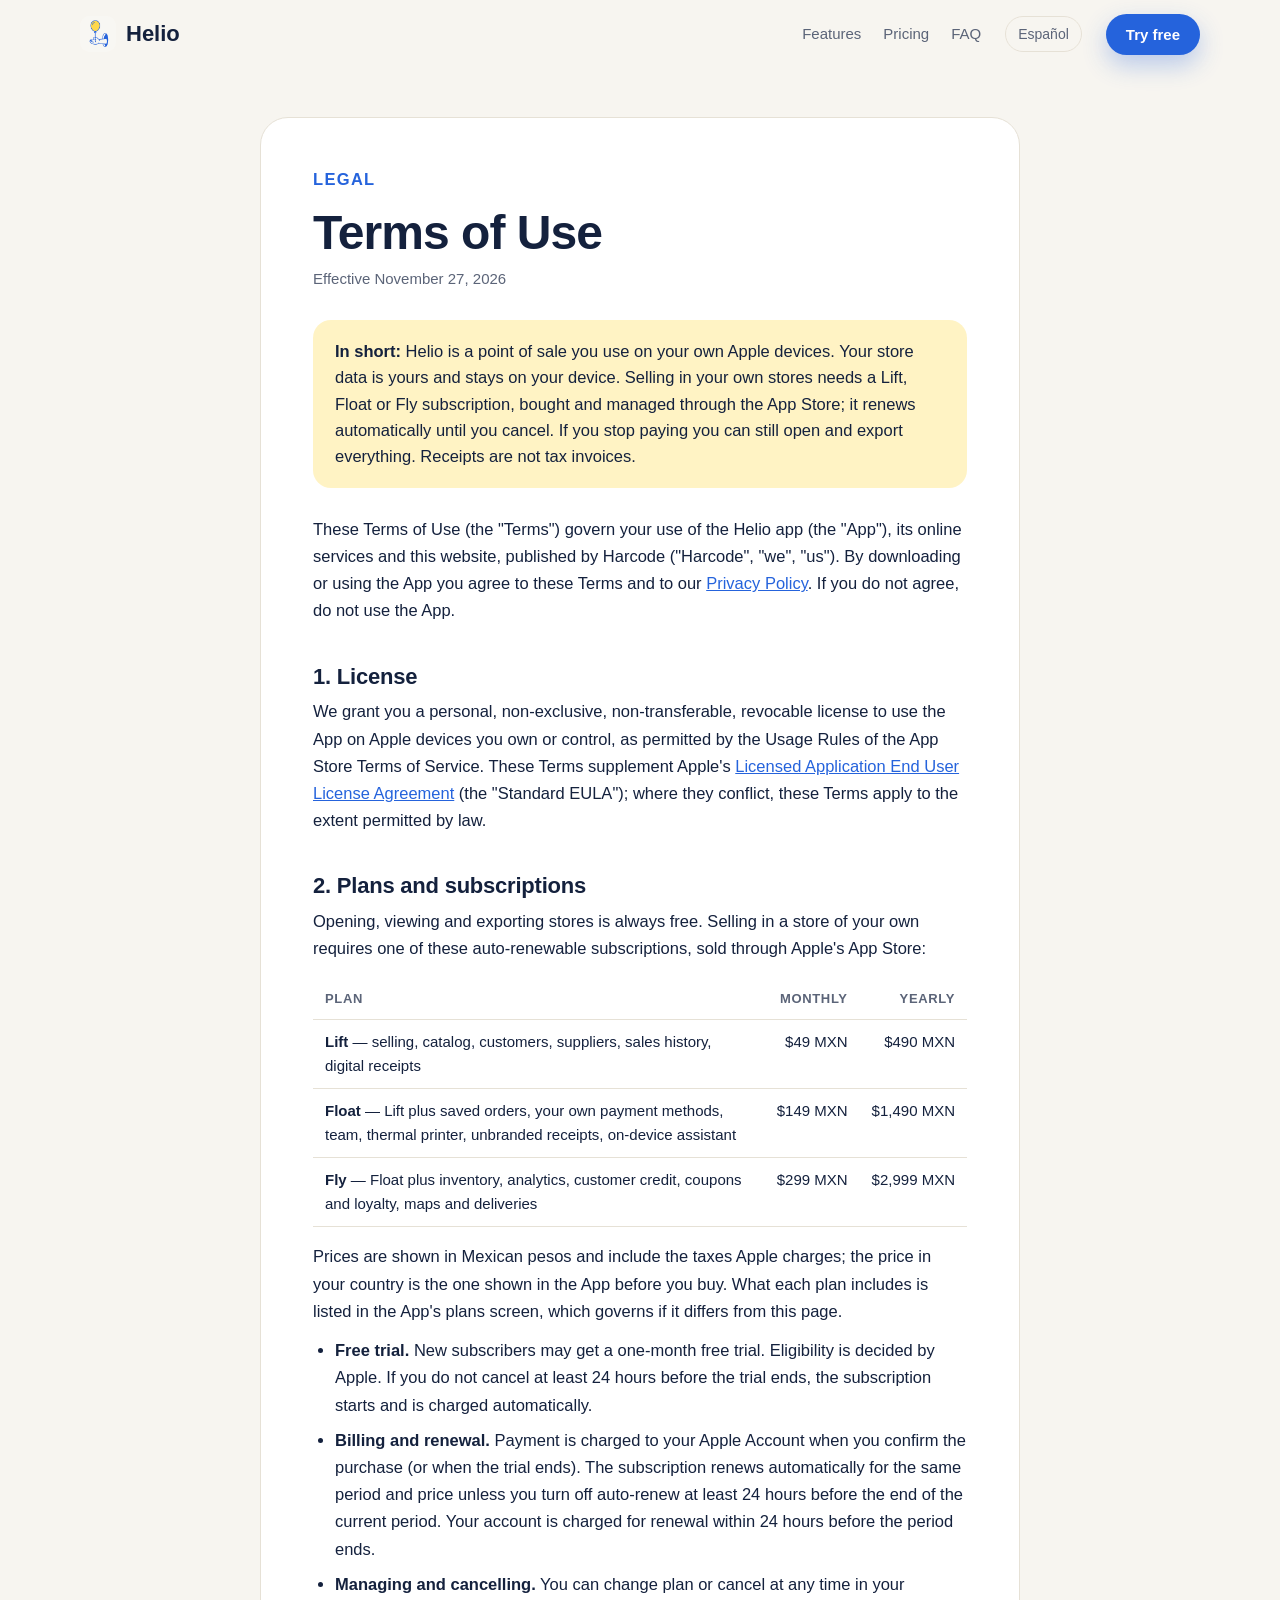
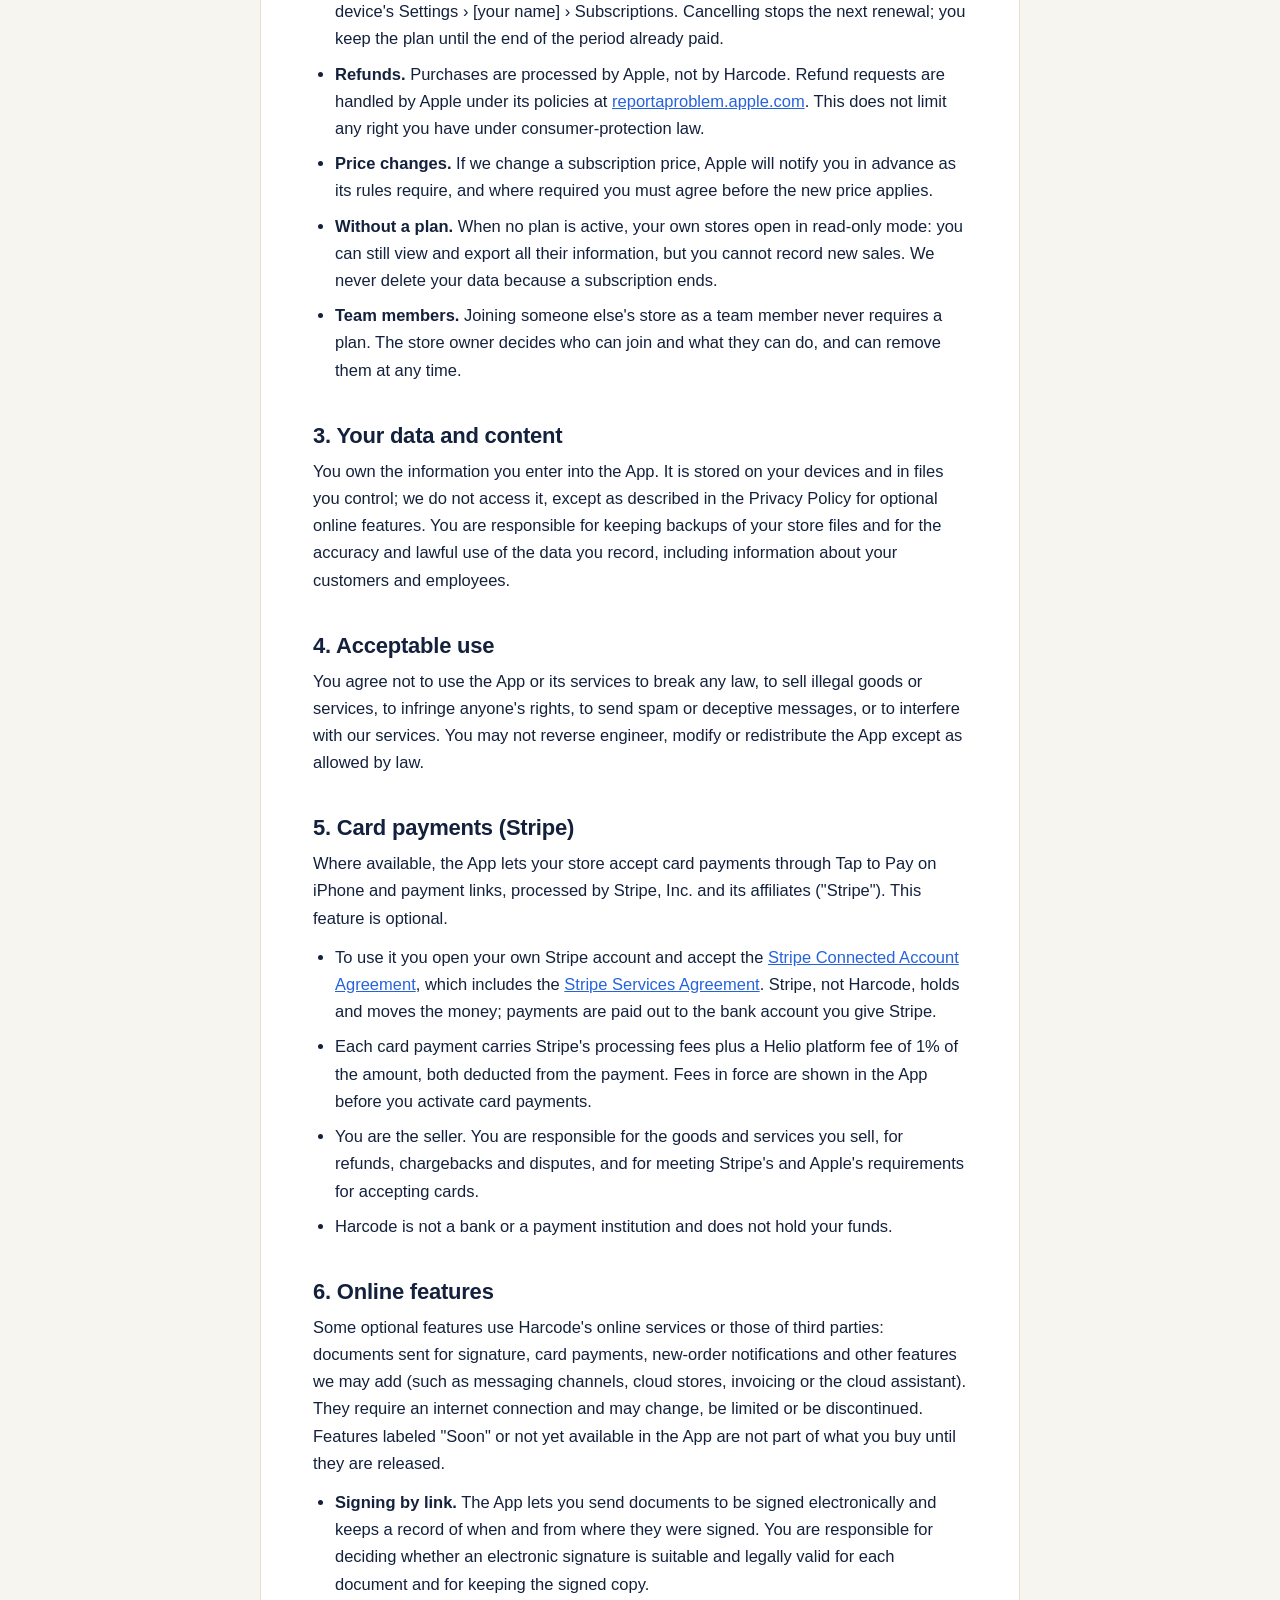
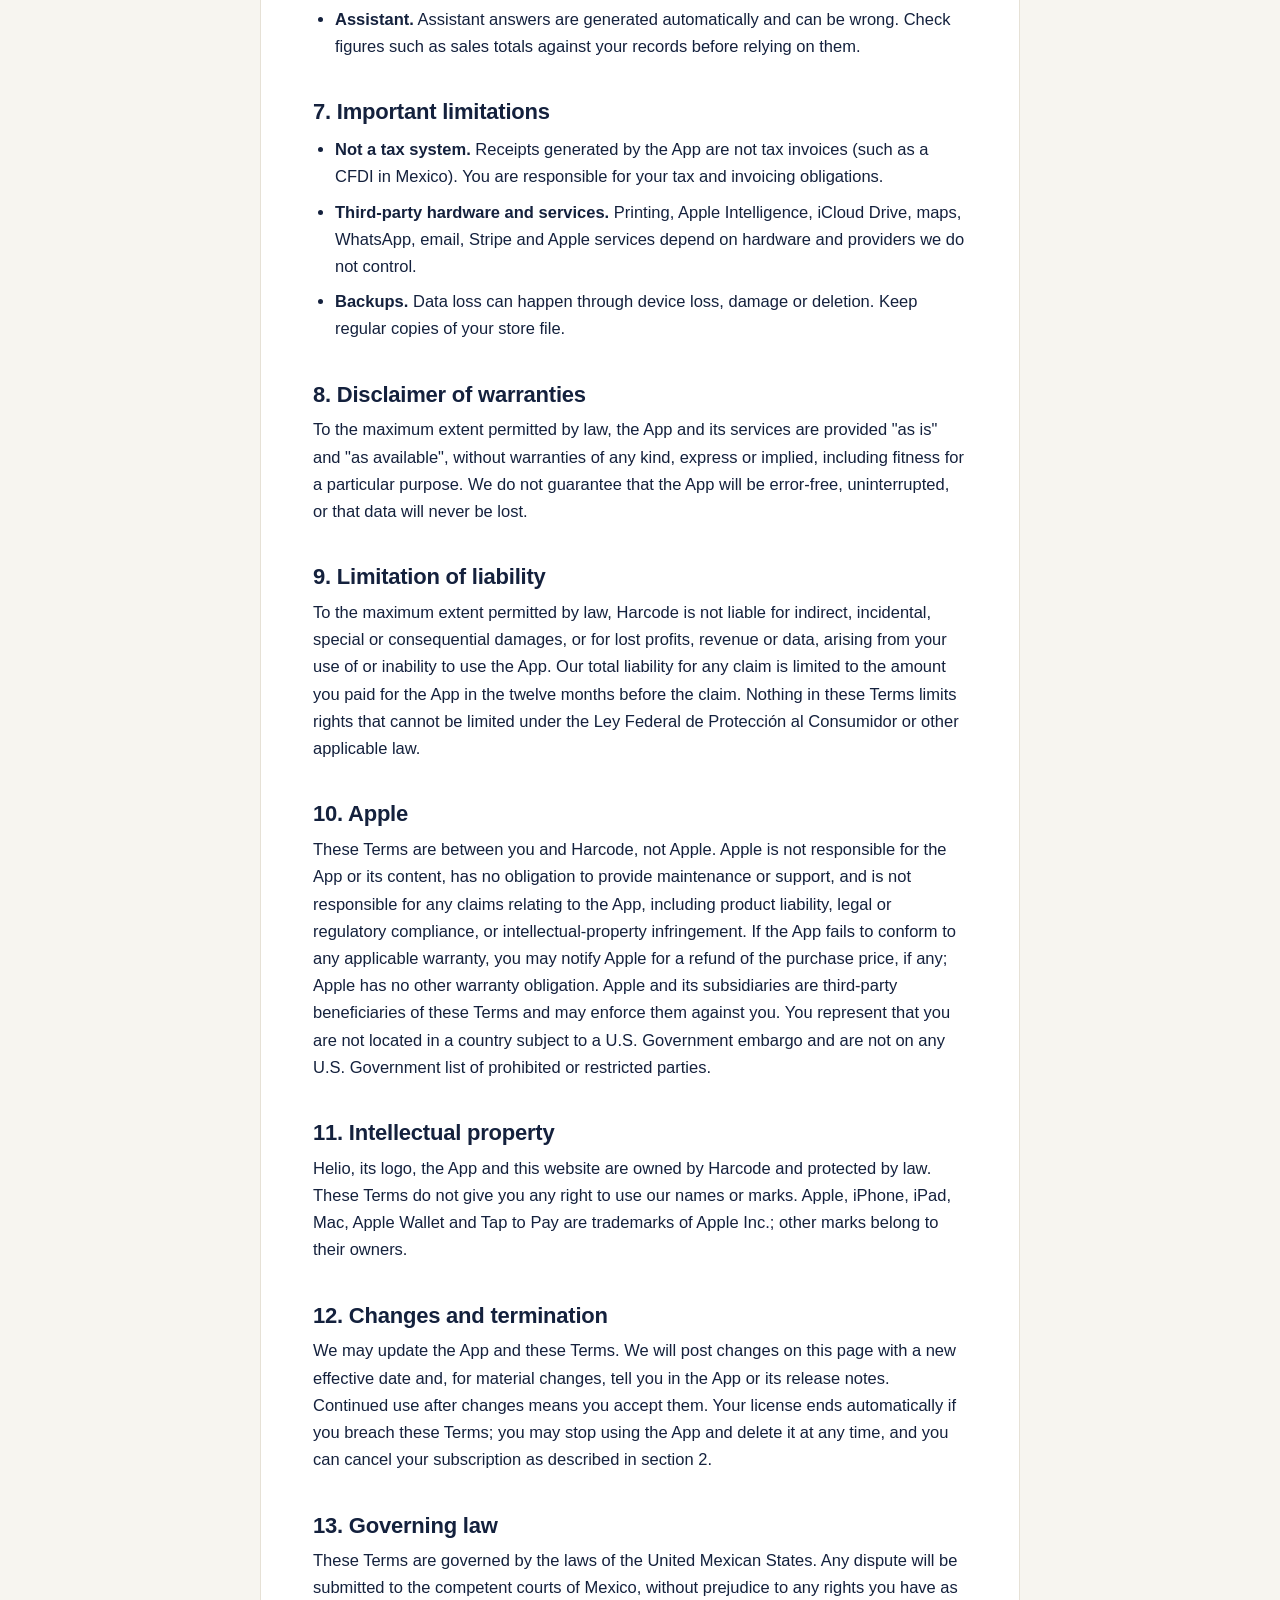
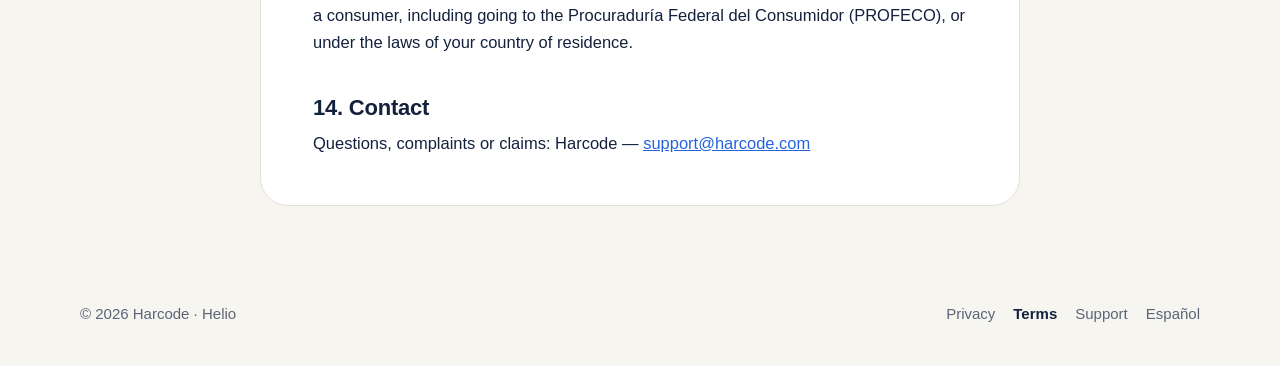
<file: terms/index.html>
<!doctype html>
<html lang="en" class="no-js">
<head>
<meta charset="utf-8">
<meta name="viewport" content="width=device-width, initial-scale=1">
<title>Terms of Use · Helio</title>
<meta name="description" content="The terms that govern Helio, its subscriptions and online features.">
<link rel="canonical" href="https://helio.harcode.com/terms/">
<link rel="alternate" hreflang="en" href="https://helio.harcode.com/terms/">
<link rel="alternate" hreflang="es" href="https://helio.harcode.com/es/terms/">
<meta name="theme-color" content="#F7F5F0">
<link rel="icon" href="../assets/icon.png">
<link rel="apple-touch-icon" href="../assets/icon.png">
<link rel="stylesheet" href="../assets/landing.css">
<link rel="stylesheet" href="../assets/legal.css">
</head>
<body>
<a class="skip" href="#main">Skip to content</a>

<!-- Icon sprite -->
<svg width="0" height="0" style="position:absolute" aria-hidden="true">
  <symbol id="i-check" viewBox="0 0 24 24"><path d="M5 12.5l4.5 4.5L19 7.5"/></symbol>
  <symbol id="i-cart" viewBox="0 0 24 24"><path d="M3 4h2.2l2.3 11h10.8l2-8H6.4"/><circle cx="9.5" cy="19.5" r="1.4"/><circle cx="17" cy="19.5" r="1.4"/></symbol>
  <symbol id="i-scan" viewBox="0 0 24 24"><path d="M4 8V5.5A1.5 1.5 0 0 1 5.5 4H8M16 4h2.5A1.5 1.5 0 0 1 20 5.5V8M20 16v2.5a1.5 1.5 0 0 1-1.5 1.5H16M8 20H5.5A1.5 1.5 0 0 1 4 18.5V16M8 9v6M11 9v6M14 9v6M17 9v6"/></symbol>
  <symbol id="i-split" viewBox="0 0 24 24"><rect x="3" y="6" width="18" height="12" rx="2.5"/><path d="M12 6v12M6.5 10h2M15.5 14h2"/></symbol>
  <symbol id="i-percent" viewBox="0 0 24 24"><path d="M19 5L5 19"/><circle cx="7" cy="7" r="2.3"/><circle cx="17" cy="17" r="2.3"/></symbol>
  <symbol id="i-undo" viewBox="0 0 24 24"><path d="M9 14L4 9l5-5"/><path d="M4 9h10.5a5.5 5.5 0 0 1 0 11H11"/></symbol>
  <symbol id="i-cash" viewBox="0 0 24 24"><rect x="2.5" y="6" width="19" height="12" rx="2"/><circle cx="12" cy="12" r="2.6"/><path d="M6 9.5v5M18 9.5v5"/></symbol>
  <symbol id="i-wallet" viewBox="0 0 24 24"><path d="M19 7V5.5A1.5 1.5 0 0 0 17.5 4H6a2 2 0 0 0 0 4h13.5A1.5 1.5 0 0 1 21 9.5v9a1.5 1.5 0 0 1-1.5 1.5H6a2 2 0 0 1-2-2V6"/><circle cx="16.5" cy="14" r="1.2"/></symbol>
  <symbol id="i-person" viewBox="0 0 24 24"><circle cx="12" cy="8" r="3.6"/><path d="M5 20c.8-3.6 3.6-5.5 7-5.5s6.2 1.9 7 5.5"/></symbol>
  <symbol id="i-users" viewBox="0 0 24 24"><circle cx="9" cy="8.5" r="3.3"/><path d="M3 19.5c.6-3.3 3-5 6-5s5.4 1.7 6 5"/><path d="M15.5 5.6a3.2 3.2 0 0 1 0 6M17.5 14.7c1.9.6 3.1 2.2 3.5 4.8"/></symbol>
  <symbol id="i-clip" viewBox="0 0 24 24"><rect x="5" y="4" width="14" height="17" rx="2"/><path d="M9 4V3h6v1M8.5 10h7M8.5 14h7M8.5 18h4"/></symbol>
  <symbol id="i-calendar" viewBox="0 0 24 24"><rect x="3.5" y="5" width="17" height="15.5" rx="2.5"/><path d="M3.5 10h17M8 3v4M16 3v4"/></symbol>
  <symbol id="i-flag" viewBox="0 0 24 24"><path d="M5 21V4M5 4h11l-2 4 2 4H5"/></symbol>
  <symbol id="i-sliders" viewBox="0 0 24 24"><path d="M4 7h10M18 7h2M4 17h4M12 17h8"/><circle cx="16" cy="7" r="2"/><circle cx="10" cy="17" r="2"/></symbol>
  <symbol id="i-box" viewBox="0 0 24 24"><path d="M12 3l8 4.5v9L12 21l-8-4.5v-9z"/><path d="M4 7.5l8 4.5 8-4.5M12 12v9"/></symbol>
  <symbol id="i-truck" viewBox="0 0 24 24"><path d="M2.5 6h11v10h-11zM13.5 9.5h4l3 3.5V16h-7"/><circle cx="6.5" cy="17.5" r="1.8"/><circle cx="17" cy="17.5" r="1.8"/></symbol>
  <symbol id="i-tag" viewBox="0 0 24 24"><path d="M3.5 12.5V4.5a1 1 0 0 1 1-1h8l8 8-9 9z"/><circle cx="8.5" cy="8.5" r="1.4"/></symbol>
  <symbol id="i-import" viewBox="0 0 24 24"><path d="M12 3v11M7.5 9.5L12 14l4.5-4.5M4 15v3.5A1.5 1.5 0 0 0 5.5 20h13a1.5 1.5 0 0 0 1.5-1.5V15"/></symbol>
  <symbol id="i-history" viewBox="0 0 24 24"><path d="M3.5 12a8.5 8.5 0 1 0 2.6-6.1M3.5 4v4.2h4.2"/><path d="M12 7.5V12l3 2"/></symbol>
  <symbol id="i-credit" viewBox="0 0 24 24"><rect x="2.5" y="5" width="19" height="14" rx="2.5"/><path d="M2.5 9.5h19M6 15h4"/></symbol>
  <symbol id="i-star" viewBox="0 0 24 24"><path d="M12 3.5l2.6 5.3 5.9.9-4.3 4.1 1 5.8L12 16.9l-5.2 2.7 1-5.8L3.5 9.7l5.9-.9z"/></symbol>
  <symbol id="i-merge" viewBox="0 0 24 24"><circle cx="6" cy="5" r="2"/><circle cx="6" cy="19" r="2"/><circle cx="18" cy="12" r="2"/><path d="M6 7v10M6 7c0 4 4 5 10 5"/></symbol>
  <symbol id="i-eye" viewBox="0 0 24 24"><path d="M2.5 12S6 5.5 12 5.5 21.5 12 21.5 12 18 18.5 12 18.5 2.5 12 2.5 12z"/><circle cx="12" cy="12" r="2.8"/><path d="M4 20L20 4"/></symbol>
  <symbol id="i-receipt" viewBox="0 0 24 24"><path d="M6 3h12v18l-2-1.5-2 1.5-2-1.5-2 1.5-2-1.5L6 21z"/><path d="M9 8h6M9 12h6M9 16h3"/></symbol>
  <symbol id="i-printer" viewBox="0 0 24 24"><path d="M7 9V3.5h10V9"/><rect x="3" y="9" width="18" height="8" rx="2"/><path d="M7 14h10v6.5H7z"/></symbol>
  <symbol id="i-image" viewBox="0 0 24 24"><rect x="3" y="4" width="18" height="16" rx="2.5"/><circle cx="9" cy="9.5" r="1.8"/><path d="M21 16l-5-5-9 9"/></symbol>
  <symbol id="i-qr" viewBox="0 0 24 24"><rect x="3.5" y="3.5" width="6.5" height="6.5" rx="1"/><rect x="14" y="3.5" width="6.5" height="6.5" rx="1"/><rect x="3.5" y="14" width="6.5" height="6.5" rx="1"/><path d="M14 14h2.5v2.5H14zM18 18h2.5v2.5H18zM18 14h2.5M14 18v2.5"/></symbol>
  <symbol id="i-store" viewBox="0 0 24 24"><path d="M4 9.5V20h16V9.5M3 9.5L5 4h14l2 5.5c0 1.5-1.3 2.5-2.8 2.5S15.5 11 15.5 9.5c0 1.5-1.6 2.5-3.5 2.5s-3.5-1-3.5-2.5C8.5 11 7.3 12 5.8 12S3 11 3 9.5z"/><path d="M10 20v-5h4v5"/></symbol>
  <symbol id="i-chart" viewBox="0 0 24 24"><path d="M4 20V4M4 20h16"/><path d="M7.5 15l4-4.5 3 3L20 7"/></symbol>
  <symbol id="i-trend" viewBox="0 0 24 24"><path d="M3 17l6-6 4 4 8-8"/><path d="M15 7h6v6"/></symbol>
  <symbol id="i-coins" viewBox="0 0 24 24"><ellipse cx="9" cy="7" rx="5.5" ry="2.5"/><path d="M3.5 7v4c0 1.4 2.5 2.5 5.5 2.5s5.5-1.1 5.5-2.5V7M3.5 11v4c0 1.4 2.5 2.5 5.5 2.5"/><ellipse cx="15.5" cy="15" rx="5" ry="2.3"/><path d="M10.5 15v3.5c0 1.3 2.2 2.3 5 2.3s5-1 5-2.3V15"/></symbol>
  <symbol id="i-sparkle" viewBox="0 0 24 24"><path d="M12 3l1.8 5.2L19 10l-5.2 1.8L12 17l-1.8-5.2L5 10l5.2-1.8z"/><path d="M18.5 15.5l.7 2 2 .7-2 .7-.7 2-.7-2-2-.7 2-.7z"/></symbol>
  <symbol id="i-grid" viewBox="0 0 24 24"><rect x="3.5" y="3.5" width="7" height="7" rx="1.5"/><rect x="13.5" y="3.5" width="7" height="7" rx="1.5"/><rect x="3.5" y="13.5" width="7" height="7" rx="1.5"/><rect x="13.5" y="13.5" width="7" height="7" rx="1.5"/></symbol>
  <symbol id="i-map" viewBox="0 0 24 24"><path d="M9 4L3.5 6v14L9 18l6 2 5.5-2V4L15 6z"/><path d="M9 4v14M15 6v14"/></symbol>
  <symbol id="i-pin" viewBox="0 0 24 24"><path d="M12 21s-6.5-6-6.5-11a6.5 6.5 0 0 1 13 0c0 5-6.5 11-6.5 11z"/><circle cx="12" cy="10" r="2.3"/></symbol>
  <symbol id="i-route" viewBox="0 0 24 24"><circle cx="6" cy="18" r="2.2"/><circle cx="18" cy="6" r="2.2"/><path d="M8.2 18H15a3 3 0 0 0 0-6H9a3 3 0 0 1 0-6h6.8"/></symbol>
  <symbol id="i-lock" viewBox="0 0 24 24"><rect x="4.5" y="10.5" width="15" height="10" rx="2.5"/><path d="M8 10.5V7.5a4 4 0 0 1 8 0v3"/></symbol>
  <symbol id="i-file" viewBox="0 0 24 24"><path d="M14 3H7a2 2 0 0 0-2 2v14a2 2 0 0 0 2 2h10a2 2 0 0 0 2-2V8z"/><path d="M14 3v5h5"/></symbol>
  <symbol id="i-download" viewBox="0 0 24 24"><path d="M12 4v11M7.5 10.5L12 15l4.5-4.5M5 20h14"/></symbol>
  <symbol id="i-wifi-off" viewBox="0 0 24 24"><path d="M4 4l16 16M8.5 16.4a5 5 0 0 1 7 0M5.2 12.9a10 10 0 0 1 4.3-2.5M14.6 10.5a10 10 0 0 1 4.2 2.4M2 9.3a15 15 0 0 1 4.4-2.8M10.5 5.6A15 15 0 0 1 22 9.3"/><circle cx="12" cy="19.5" r=".6"/></symbol>
  <symbol id="i-device" viewBox="0 0 24 24"><rect x="6" y="2.5" width="12" height="19" rx="3"/><path d="M10.5 18.5h3"/></symbol>
  <symbol id="i-gift" viewBox="0 0 24 24"><rect x="3.5" y="8" width="17" height="4" rx="1"/><path d="M5 12v8.5h14V12M12 8v12.5M12 8c-1-3-5-4-5-1.5S12 8 12 8zM12 8c1-3 5-4 5-1.5S12 8 12 8z"/></symbol>
  <symbol id="i-tap" viewBox="0 0 24 24"><rect x="7" y="2.5" width="10" height="17" rx="2.5"/><path d="M3 9a6 6 0 0 1 0 6M20.5 7.5a9 9 0 0 1 0 9"/></symbol>
  <symbol id="i-link" viewBox="0 0 24 24"><path d="M10 14a4.5 4.5 0 0 0 6.4 0l3-3a4.5 4.5 0 0 0-6.4-6.4l-1.2 1.2"/><path d="M14 10a4.5 4.5 0 0 0-6.4 0l-3 3a4.5 4.5 0 0 0 6.4 6.4l1.2-1.2"/></symbol>
  <symbol id="i-pen" viewBox="0 0 24 24"><path d="M15 4.5l4.5 4.5L9 19.5H4.5V15z"/><path d="M3 21.5h18"/></symbol>
  <symbol id="i-chat" viewBox="0 0 24 24"><path d="M4 18.5V6a2 2 0 0 1 2-2h12a2 2 0 0 1 2 2v8.5a2 2 0 0 1-2 2H8z"/><path d="M8 9h8M8 12.5h5"/></symbol>
  <symbol id="i-cloud" viewBox="0 0 24 24"><path d="M7 18.5a4.5 4.5 0 0 1-.6-9 6 6 0 0 1 11.5 1.6A3.8 3.8 0 0 1 17.5 18.5z"/></symbol>
  <symbol id="i-invoice" viewBox="0 0 24 24"><path d="M14 3H7a2 2 0 0 0-2 2v14a2 2 0 0 0 2 2h10a2 2 0 0 0 2-2V8z"/><path d="M14 3v5h5M9 13h6M9 17h4"/></symbol>
  <symbol id="i-handshake" viewBox="0 0 24 24"><path d="M2.5 11l4-4 3 1.5L12 7l5.5 1.5 4 2.5"/><path d="M6.5 7l-1 7 4 4 1.5-1 1.5 1.5 1.5-1 1.5 1 3.5-4.5-3-3.5-3 1.5-2-1.5"/></symbol>
  <symbol id="i-cake" viewBox="0 0 24 24"><path d="M4 20.5h16V14a2 2 0 0 0-2-2H6a2 2 0 0 0-2 2z"/><path d="M4 16c2 1.2 3.3 1.2 4.7 0 1.4 1.2 2.9 1.2 4.3 0 1.4 1.2 2.9 1.2 4.3 0 1.1.8 1.8.9 2.7.4M12 12V8.5M12 6.5c-.9-1 0-2.5 0-3.5.9 1 1 2.5 0 3.5z"/></symbol>
  <symbol id="i-shirt" viewBox="0 0 24 24"><path d="M8.5 3.5L3.5 6.5l2 4 2-1v11h9v-11l2 1 2-4-5-3c0 1.7-1.6 3-3.5 3s-3.5-1.3-3.5-3z"/></symbol>
  <symbol id="i-chair" viewBox="0 0 24 24"><path d="M7 3.5h10v8H7zM5.5 11.5h13v3h-13zM7 14.5V21M17 14.5V21"/></symbol>
  <symbol id="i-wrench" viewBox="0 0 24 24"><path d="M14.5 6.5a4.5 4.5 0 0 0 5.7 5.7L12 20.5a2.1 2.1 0 0 1-3-3l8.3-8.2a4.5 4.5 0 0 1-2.8-2.8zM15 4a4.5 4.5 0 0 1 5 5"/></symbol>
  <symbol id="i-tent" viewBox="0 0 24 24"><path d="M12 3.5L2.5 20h19z"/><path d="M12 3.5L8 20M12 3.5l4 16.5M2.5 20h19"/></symbol>
  <symbol id="balloon" viewBox="0 0 60 110"><path d="M30 4c14 0 25 11.5 25 27 0 17-13 31-25 33C18 62 5 48 5 31 5 15.5 16 4 30 4z" fill="#FFD447" stroke="#2563DC" stroke-width="3.5"/><path d="M15 22c2-6 6-9.5 11-10.5" stroke="#2563DC" stroke-width="3.5" stroke-linecap="round" fill="none"/><path d="M26 64l4 5 4-5z" fill="#2563DC"/><path d="M30 69c-3 10 5 18 0 26s3 12 0 15" stroke="#2563DC" stroke-width="2.5" fill="none"/></symbol>
</svg>

<header class="top">
  <div class="wrap">
    <a class="brand" href="../"><img src="../assets/icon.png" alt="" width="36" height="36">Helio</a>
    <nav aria-label="Main">
      <a href="../#features">Features</a>
      <a href="../#pricing">Pricing</a>
      <a href="../#faq">FAQ</a>
    </nav>
    <a class="lang" href="../es/terms/" hreflang="es" lang="es">Español</a>
    <a class="btn btn-primary" href="../#download">Try free</a>
  </div>
</header>

<main id="main" class="doc-wrap">
  <article class="doc">
    <p class="kicker">Legal</p>
    <h1>Terms of Use</h1>
    <p class="meta">Effective November 27, 2026</p>

<div class="summary"><b>In short:</b> Helio is a point of sale you use on your own Apple devices. Your store data is yours and stays on your device. Selling in your own stores needs a Lift, Float or Fly subscription, bought and managed through the App Store; it renews automatically until you cancel. If you stop paying you can still open and export everything. Receipts are not tax invoices.</div>

<p>These Terms of Use (the "Terms") govern your use of the Helio app (the "App"), its online services and this website, published by Harcode ("Harcode", "we", "us"). By downloading or using the App you agree to these Terms and to our <a href="../privacy/">Privacy Policy</a>. If you do not agree, do not use the App.</p>

<h2 id="license">1. License</h2>
<p>We grant you a personal, non-exclusive, non-transferable, revocable license to use the App on Apple devices you own or control, as permitted by the Usage Rules of the App Store Terms of Service. These Terms supplement Apple's <a href="https://www.apple.com/legal/internet-services/itunes/dev/stdeula/" rel="noopener">Licensed Application End User License Agreement</a> (the "Standard EULA"); where they conflict, these Terms apply to the extent permitted by law.</p>

<h2 id="plans">2. Plans and subscriptions</h2>
<p>Opening, viewing and exporting stores is always free. Selling in a store of your own requires one of these auto-renewable subscriptions, sold through Apple's App Store:</p>
<table>
<thead><tr><th>Plan</th><th>Monthly</th><th>Yearly</th></tr></thead>
<tbody>
<tr><td><b>Lift</b> — selling, catalog, customers, suppliers, sales history, digital receipts</td><td>$49 MXN</td><td>$490 MXN</td></tr>
<tr><td><b>Float</b> — Lift plus saved orders, your own payment methods, team, thermal printer, unbranded receipts, on-device assistant</td><td>$149 MXN</td><td>$1,490 MXN</td></tr>
<tr><td><b>Fly</b> — Float plus inventory, analytics, customer credit, coupons and loyalty, maps and deliveries</td><td>$299 MXN</td><td>$2,999 MXN</td></tr>
</tbody>
</table>
<p>Prices are shown in Mexican pesos and include the taxes Apple charges; the price in your country is the one shown in the App before you buy. What each plan includes is listed in the App's plans screen, which governs if it differs from this page.</p>
<ul>
<li><b>Free trial.</b> New subscribers may get a one-month free trial. Eligibility is decided by Apple. If you do not cancel at least 24 hours before the trial ends, the subscription starts and is charged automatically.</li>
<li><b>Billing and renewal.</b> Payment is charged to your Apple Account when you confirm the purchase (or when the trial ends). The subscription renews automatically for the same period and price unless you turn off auto-renew at least 24 hours before the end of the current period. Your account is charged for renewal within 24 hours before the period ends.</li>
<li><b>Managing and cancelling.</b> You can change plan or cancel at any time in your device's Settings › [your name] › Subscriptions. Cancelling stops the next renewal; you keep the plan until the end of the period already paid.</li>
<li><b>Refunds.</b> Purchases are processed by Apple, not by Harcode. Refund requests are handled by Apple under its policies at <a href="https://reportaproblem.apple.com" rel="noopener">reportaproblem.apple.com</a>. This does not limit any right you have under consumer-protection law.</li>
<li><b>Price changes.</b> If we change a subscription price, Apple will notify you in advance as its rules require, and where required you must agree before the new price applies.</li>
<li><b>Without a plan.</b> When no plan is active, your own stores open in read-only mode: you can still view and export all their information, but you cannot record new sales. We never delete your data because a subscription ends.</li>
<li><b>Team members.</b> Joining someone else's store as a team member never requires a plan. The store owner decides who can join and what they can do, and can remove them at any time.</li>
</ul>

<h2 id="data">3. Your data and content</h2>
<p>You own the information you enter into the App. It is stored on your devices and in files you control; we do not access it, except as described in the Privacy Policy for optional online features. You are responsible for keeping backups of your store files and for the accuracy and lawful use of the data you record, including information about your customers and employees.</p>

<h2 id="use">4. Acceptable use</h2>
<p>You agree not to use the App or its services to break any law, to sell illegal goods or services, to infringe anyone's rights, to send spam or deceptive messages, or to interfere with our services. You may not reverse engineer, modify or redistribute the App except as allowed by law.</p>

<h2 id="payments">5. Card payments (Stripe)</h2>
<p>Where available, the App lets your store accept card payments through Tap to Pay on iPhone and payment links, processed by Stripe, Inc. and its affiliates ("Stripe"). This feature is optional.</p>
<ul>
<li>To use it you open your own Stripe account and accept the <a href="https://stripe.com/legal/connect-account" rel="noopener">Stripe Connected Account Agreement</a>, which includes the <a href="https://stripe.com/legal/ssa" rel="noopener">Stripe Services Agreement</a>. Stripe, not Harcode, holds and moves the money; payments are paid out to the bank account you give Stripe.</li>
<li>Each card payment carries Stripe's processing fees plus a Helio platform fee of 1% of the amount, both deducted from the payment. Fees in force are shown in the App before you activate card payments.</li>
<li>You are the seller. You are responsible for the goods and services you sell, for refunds, chargebacks and disputes, and for meeting Stripe's and Apple's requirements for accepting cards.</li>
<li>Harcode is not a bank or a payment institution and does not hold your funds.</li>
</ul>

<h2 id="online">6. Online features</h2>
<p>Some optional features use Harcode's online services or those of third parties: documents sent for signature, card payments, new-order notifications and other features we may add (such as messaging channels, cloud stores, invoicing or the cloud assistant). They require an internet connection and may change, be limited or be discontinued. Features labeled "Soon" or not yet available in the App are not part of what you buy until they are released.</p>
<ul>
<li><b>Signing by link.</b> The App lets you send documents to be signed electronically and keeps a record of when and from where they were signed. You are responsible for deciding whether an electronic signature is suitable and legally valid for each document and for keeping the signed copy.</li>
<li><b>Assistant.</b> Assistant answers are generated automatically and can be wrong. Check figures such as sales totals against your records before relying on them.</li>
</ul>

<h2 id="limits">7. Important limitations</h2>
<ul>
<li><b>Not a tax system.</b> Receipts generated by the App are not tax invoices (such as a CFDI in Mexico). You are responsible for your tax and invoicing obligations.</li>
<li><b>Third-party hardware and services.</b> Printing, Apple Intelligence, iCloud Drive, maps, WhatsApp, email, Stripe and Apple services depend on hardware and providers we do not control.</li>
<li><b>Backups.</b> Data loss can happen through device loss, damage or deletion. Keep regular copies of your store file.</li>
</ul>

<h2 id="warranty">8. Disclaimer of warranties</h2>
<p>To the maximum extent permitted by law, the App and its services are provided "as is" and "as available", without warranties of any kind, express or implied, including fitness for a particular purpose. We do not guarantee that the App will be error-free, uninterrupted, or that data will never be lost.</p>

<h2 id="liability">9. Limitation of liability</h2>
<p>To the maximum extent permitted by law, Harcode is not liable for indirect, incidental, special or consequential damages, or for lost profits, revenue or data, arising from your use of or inability to use the App. Our total liability for any claim is limited to the amount you paid for the App in the twelve months before the claim. Nothing in these Terms limits rights that cannot be limited under the Ley Federal de Protección al Consumidor or other applicable law.</p>

<h2 id="apple">10. Apple</h2>
<p>These Terms are between you and Harcode, not Apple. Apple is not responsible for the App or its content, has no obligation to provide maintenance or support, and is not responsible for any claims relating to the App, including product liability, legal or regulatory compliance, or intellectual-property infringement. If the App fails to conform to any applicable warranty, you may notify Apple for a refund of the purchase price, if any; Apple has no other warranty obligation. Apple and its subsidiaries are third-party beneficiaries of these Terms and may enforce them against you. You represent that you are not located in a country subject to a U.S. Government embargo and are not on any U.S. Government list of prohibited or restricted parties.</p>

<h2 id="ip">11. Intellectual property</h2>
<p>Helio, its logo, the App and this website are owned by Harcode and protected by law. These Terms do not give you any right to use our names or marks. Apple, iPhone, iPad, Mac, Apple Wallet and Tap to Pay are trademarks of Apple Inc.; other marks belong to their owners.</p>

<h2 id="changes">12. Changes and termination</h2>
<p>We may update the App and these Terms. We will post changes on this page with a new effective date and, for material changes, tell you in the App or its release notes. Continued use after changes means you accept them. Your license ends automatically if you breach these Terms; you may stop using the App and delete it at any time, and you can cancel your subscription as described in section 2.</p>

<h2 id="law">13. Governing law</h2>
<p>These Terms are governed by the laws of the United Mexican States. Any dispute will be submitted to the competent courts of Mexico, without prejudice to any rights you have as a consumer, including going to the Procuraduría Federal del Consumidor (PROFECO), or under the laws of your country of residence.</p>

<h2 id="contact">14. Contact</h2>
<p>Questions, complaints or claims: Harcode — <a href="mailto:support@harcode.com">support@harcode.com</a></p>

  </article>
</main>

<footer class="foot">
  <div class="wrap">
    <span>© 2026 Harcode · Helio</span>
    <nav aria-label="Footer">
      <a href="../privacy/">Privacy</a>
      <a href="../terms/" aria-current="page">Terms</a>
      <a href="../support/">Support</a>
      <a href="../es/terms/" hreflang="es" lang="es">Español</a>
    </nav>
  </div>
</footer>
<script src="../assets/landing.js"></script>
</body>
</html>
</file>
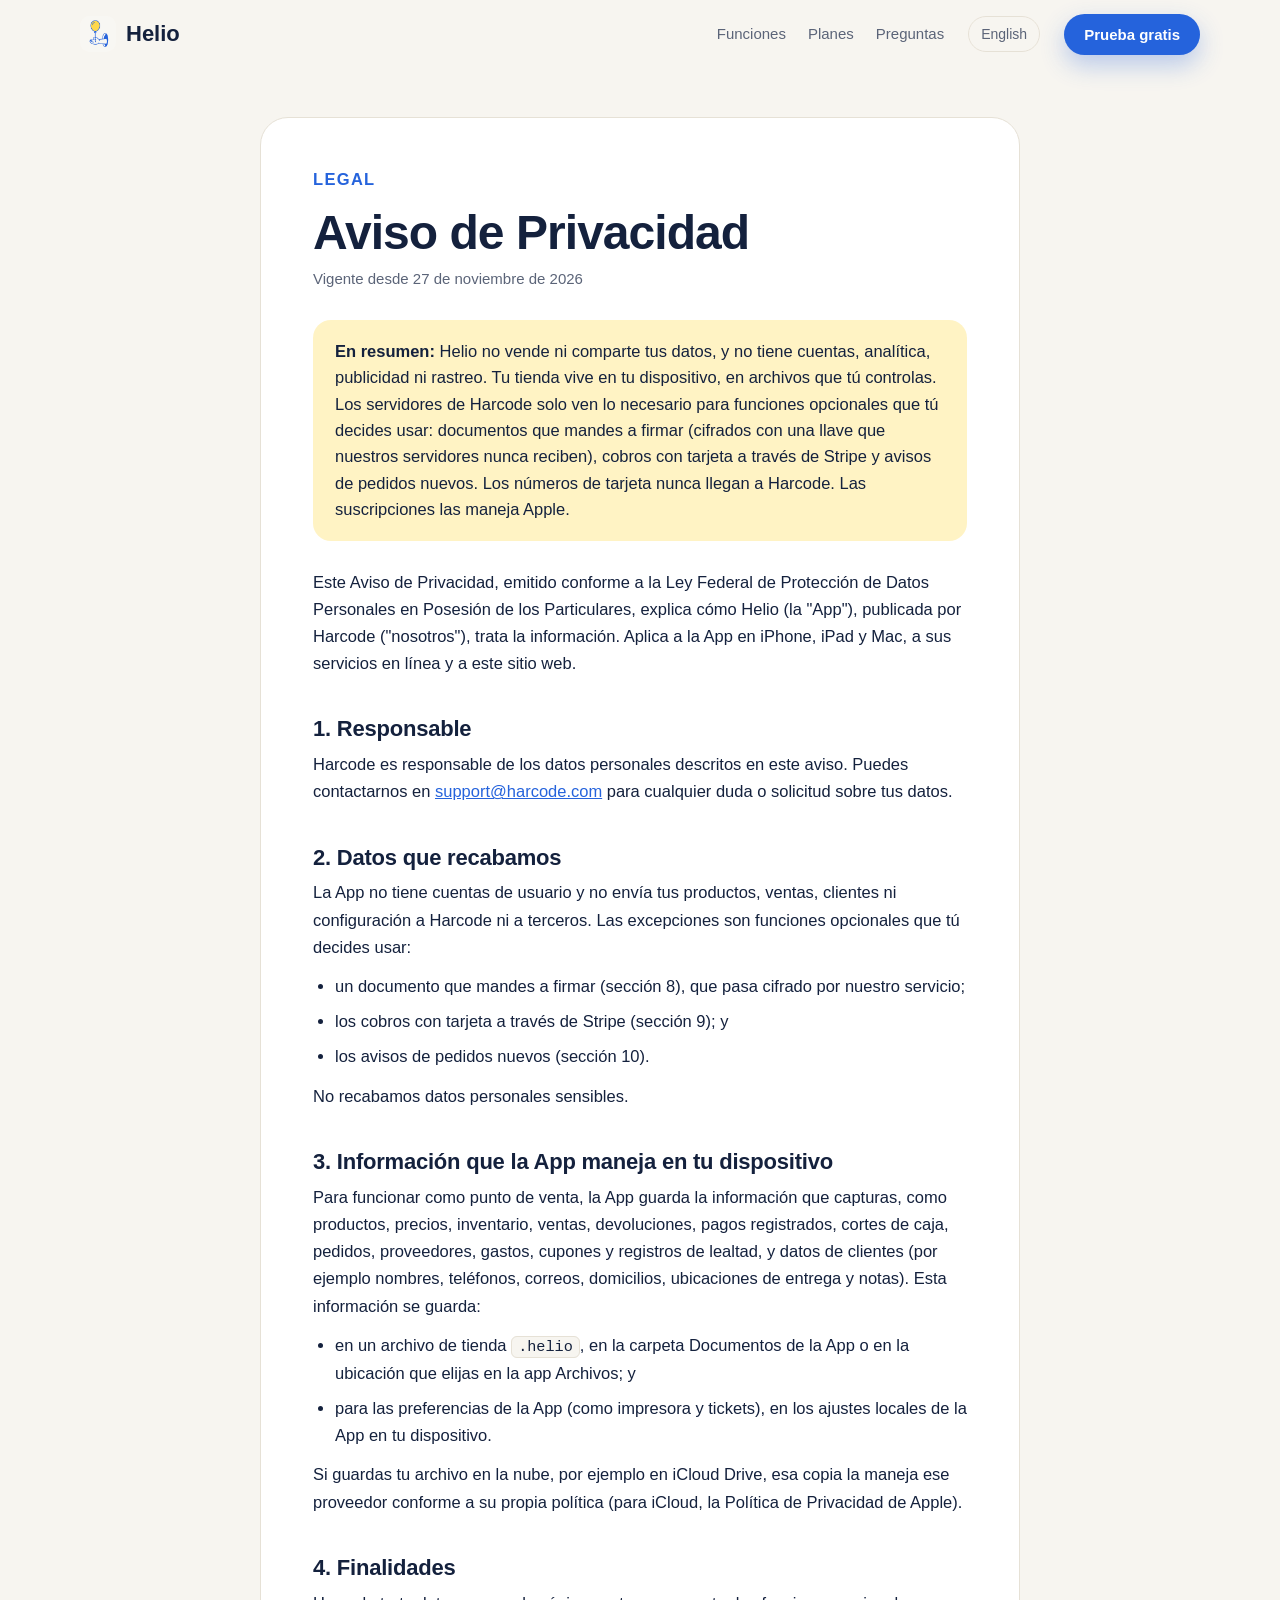
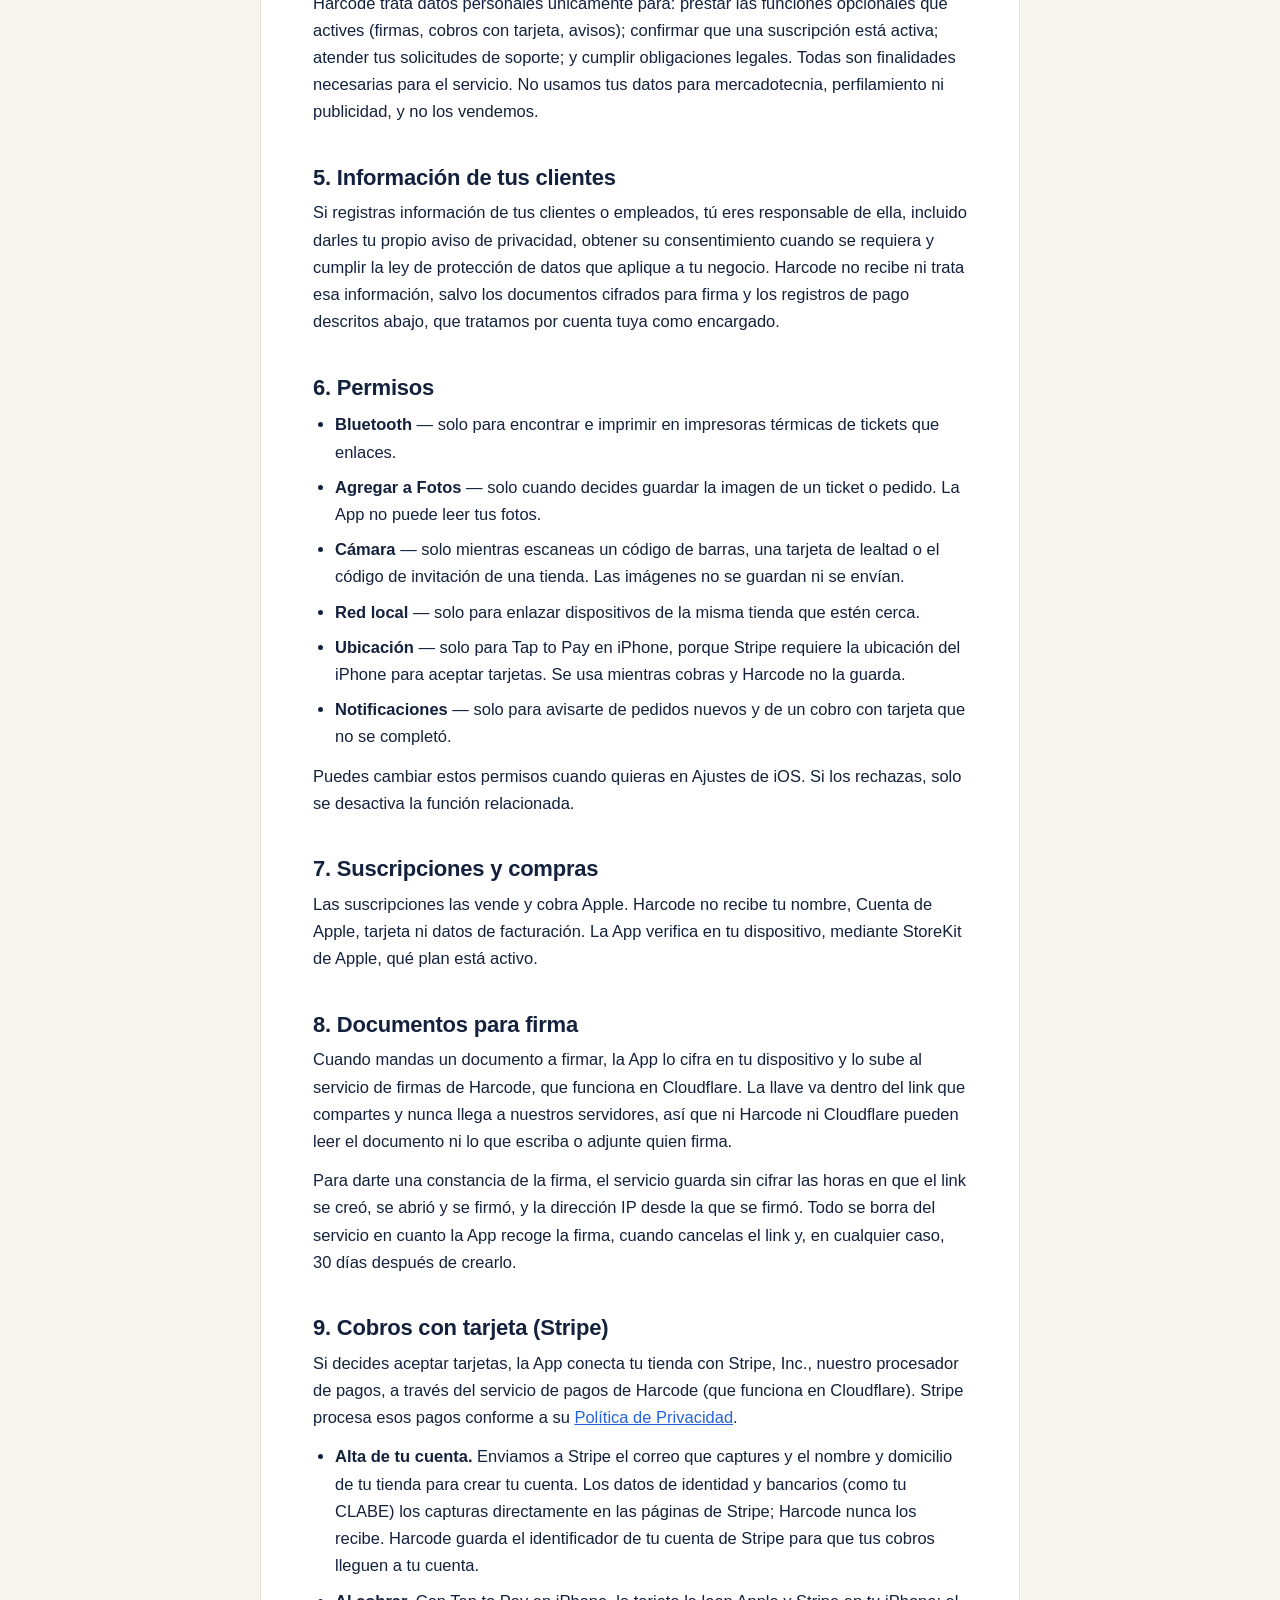
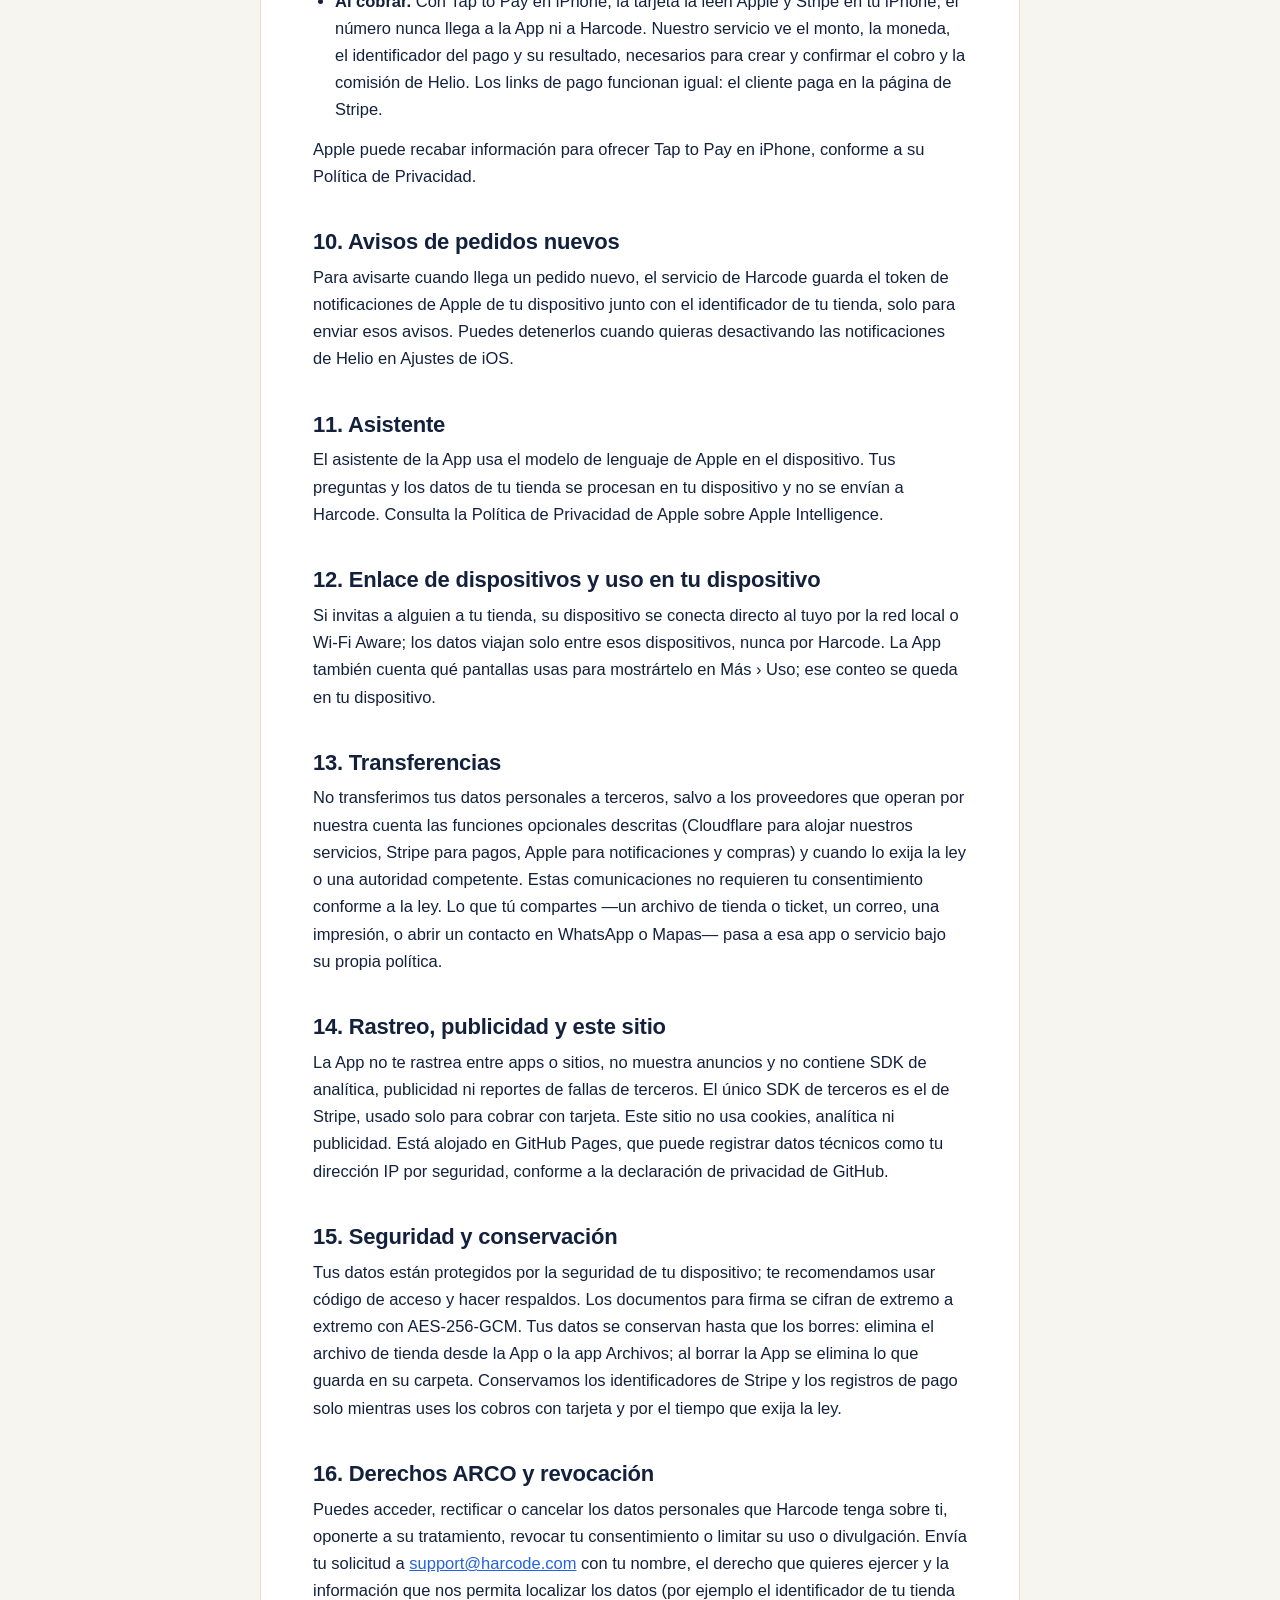
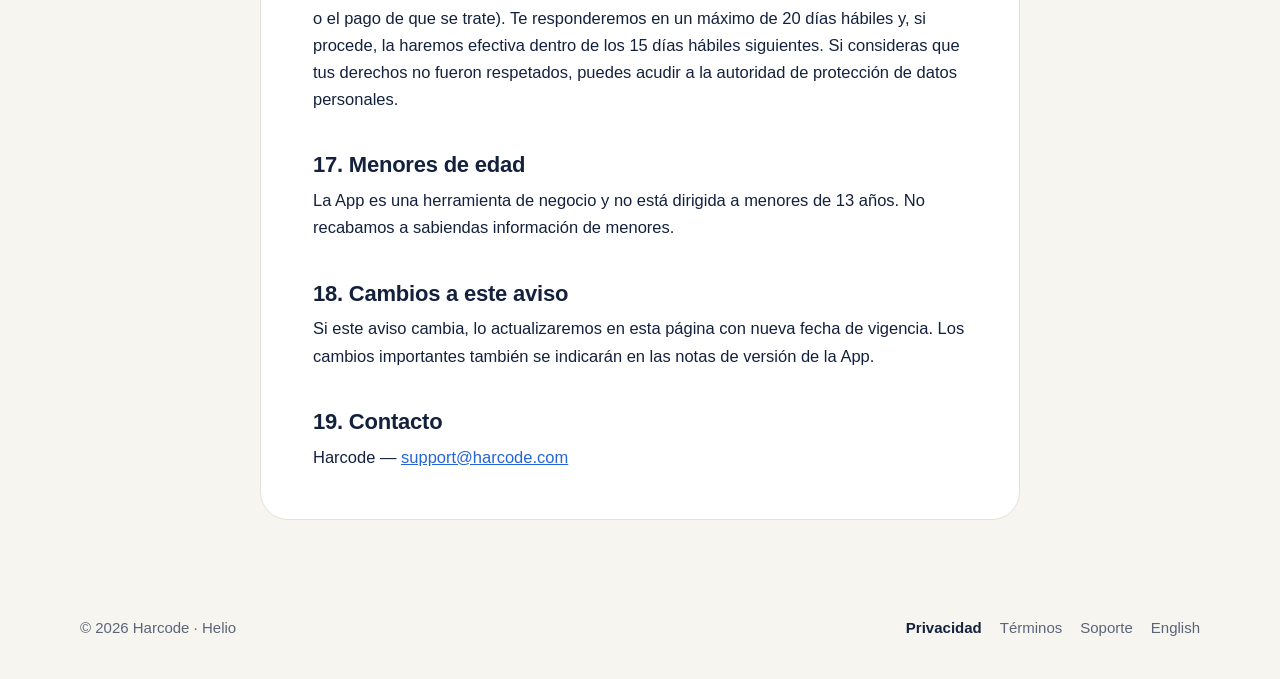
<file: es/privacy/index.html>
<!doctype html>
<html lang="es" class="no-js">
<head>
<meta charset="utf-8">
<meta name="viewport" content="width=device-width, initial-scale=1">
<title>Aviso de Privacidad · Helio</title>
<meta name="description" content="Cómo trata Helio la información: sin cuentas, sin rastreo, tu tienda se queda en tu dispositivo.">
<link rel="canonical" href="https://helio.harcode.com/es/privacy/">
<link rel="alternate" hreflang="es" href="https://helio.harcode.com/es/privacy/">
<link rel="alternate" hreflang="en" href="https://helio.harcode.com/privacy/">
<meta name="theme-color" content="#F7F5F0">
<link rel="icon" href="../../assets/icon.png">
<link rel="apple-touch-icon" href="../../assets/icon.png">
<link rel="stylesheet" href="../../assets/landing.css">
<link rel="stylesheet" href="../../assets/legal.css">
</head>
<body>
<a class="skip" href="#main">Saltar al contenido</a>

<!-- Icon sprite -->
<svg width="0" height="0" style="position:absolute" aria-hidden="true">
  <symbol id="i-check" viewBox="0 0 24 24"><path d="M5 12.5l4.5 4.5L19 7.5"/></symbol>
  <symbol id="i-cart" viewBox="0 0 24 24"><path d="M3 4h2.2l2.3 11h10.8l2-8H6.4"/><circle cx="9.5" cy="19.5" r="1.4"/><circle cx="17" cy="19.5" r="1.4"/></symbol>
  <symbol id="i-scan" viewBox="0 0 24 24"><path d="M4 8V5.5A1.5 1.5 0 0 1 5.5 4H8M16 4h2.5A1.5 1.5 0 0 1 20 5.5V8M20 16v2.5a1.5 1.5 0 0 1-1.5 1.5H16M8 20H5.5A1.5 1.5 0 0 1 4 18.5V16M8 9v6M11 9v6M14 9v6M17 9v6"/></symbol>
  <symbol id="i-split" viewBox="0 0 24 24"><rect x="3" y="6" width="18" height="12" rx="2.5"/><path d="M12 6v12M6.5 10h2M15.5 14h2"/></symbol>
  <symbol id="i-percent" viewBox="0 0 24 24"><path d="M19 5L5 19"/><circle cx="7" cy="7" r="2.3"/><circle cx="17" cy="17" r="2.3"/></symbol>
  <symbol id="i-undo" viewBox="0 0 24 24"><path d="M9 14L4 9l5-5"/><path d="M4 9h10.5a5.5 5.5 0 0 1 0 11H11"/></symbol>
  <symbol id="i-cash" viewBox="0 0 24 24"><rect x="2.5" y="6" width="19" height="12" rx="2"/><circle cx="12" cy="12" r="2.6"/><path d="M6 9.5v5M18 9.5v5"/></symbol>
  <symbol id="i-wallet" viewBox="0 0 24 24"><path d="M19 7V5.5A1.5 1.5 0 0 0 17.5 4H6a2 2 0 0 0 0 4h13.5A1.5 1.5 0 0 1 21 9.5v9a1.5 1.5 0 0 1-1.5 1.5H6a2 2 0 0 1-2-2V6"/><circle cx="16.5" cy="14" r="1.2"/></symbol>
  <symbol id="i-person" viewBox="0 0 24 24"><circle cx="12" cy="8" r="3.6"/><path d="M5 20c.8-3.6 3.6-5.5 7-5.5s6.2 1.9 7 5.5"/></symbol>
  <symbol id="i-users" viewBox="0 0 24 24"><circle cx="9" cy="8.5" r="3.3"/><path d="M3 19.5c.6-3.3 3-5 6-5s5.4 1.7 6 5"/><path d="M15.5 5.6a3.2 3.2 0 0 1 0 6M17.5 14.7c1.9.6 3.1 2.2 3.5 4.8"/></symbol>
  <symbol id="i-clip" viewBox="0 0 24 24"><rect x="5" y="4" width="14" height="17" rx="2"/><path d="M9 4V3h6v1M8.5 10h7M8.5 14h7M8.5 18h4"/></symbol>
  <symbol id="i-calendar" viewBox="0 0 24 24"><rect x="3.5" y="5" width="17" height="15.5" rx="2.5"/><path d="M3.5 10h17M8 3v4M16 3v4"/></symbol>
  <symbol id="i-flag" viewBox="0 0 24 24"><path d="M5 21V4M5 4h11l-2 4 2 4H5"/></symbol>
  <symbol id="i-sliders" viewBox="0 0 24 24"><path d="M4 7h10M18 7h2M4 17h4M12 17h8"/><circle cx="16" cy="7" r="2"/><circle cx="10" cy="17" r="2"/></symbol>
  <symbol id="i-box" viewBox="0 0 24 24"><path d="M12 3l8 4.5v9L12 21l-8-4.5v-9z"/><path d="M4 7.5l8 4.5 8-4.5M12 12v9"/></symbol>
  <symbol id="i-truck" viewBox="0 0 24 24"><path d="M2.5 6h11v10h-11zM13.5 9.5h4l3 3.5V16h-7"/><circle cx="6.5" cy="17.5" r="1.8"/><circle cx="17" cy="17.5" r="1.8"/></symbol>
  <symbol id="i-tag" viewBox="0 0 24 24"><path d="M3.5 12.5V4.5a1 1 0 0 1 1-1h8l8 8-9 9z"/><circle cx="8.5" cy="8.5" r="1.4"/></symbol>
  <symbol id="i-import" viewBox="0 0 24 24"><path d="M12 3v11M7.5 9.5L12 14l4.5-4.5M4 15v3.5A1.5 1.5 0 0 0 5.5 20h13a1.5 1.5 0 0 0 1.5-1.5V15"/></symbol>
  <symbol id="i-history" viewBox="0 0 24 24"><path d="M3.5 12a8.5 8.5 0 1 0 2.6-6.1M3.5 4v4.2h4.2"/><path d="M12 7.5V12l3 2"/></symbol>
  <symbol id="i-credit" viewBox="0 0 24 24"><rect x="2.5" y="5" width="19" height="14" rx="2.5"/><path d="M2.5 9.5h19M6 15h4"/></symbol>
  <symbol id="i-star" viewBox="0 0 24 24"><path d="M12 3.5l2.6 5.3 5.9.9-4.3 4.1 1 5.8L12 16.9l-5.2 2.7 1-5.8L3.5 9.7l5.9-.9z"/></symbol>
  <symbol id="i-merge" viewBox="0 0 24 24"><circle cx="6" cy="5" r="2"/><circle cx="6" cy="19" r="2"/><circle cx="18" cy="12" r="2"/><path d="M6 7v10M6 7c0 4 4 5 10 5"/></symbol>
  <symbol id="i-eye" viewBox="0 0 24 24"><path d="M2.5 12S6 5.5 12 5.5 21.5 12 21.5 12 18 18.5 12 18.5 2.5 12 2.5 12z"/><circle cx="12" cy="12" r="2.8"/><path d="M4 20L20 4"/></symbol>
  <symbol id="i-receipt" viewBox="0 0 24 24"><path d="M6 3h12v18l-2-1.5-2 1.5-2-1.5-2 1.5-2-1.5L6 21z"/><path d="M9 8h6M9 12h6M9 16h3"/></symbol>
  <symbol id="i-printer" viewBox="0 0 24 24"><path d="M7 9V3.5h10V9"/><rect x="3" y="9" width="18" height="8" rx="2"/><path d="M7 14h10v6.5H7z"/></symbol>
  <symbol id="i-image" viewBox="0 0 24 24"><rect x="3" y="4" width="18" height="16" rx="2.5"/><circle cx="9" cy="9.5" r="1.8"/><path d="M21 16l-5-5-9 9"/></symbol>
  <symbol id="i-qr" viewBox="0 0 24 24"><rect x="3.5" y="3.5" width="6.5" height="6.5" rx="1"/><rect x="14" y="3.5" width="6.5" height="6.5" rx="1"/><rect x="3.5" y="14" width="6.5" height="6.5" rx="1"/><path d="M14 14h2.5v2.5H14zM18 18h2.5v2.5H18zM18 14h2.5M14 18v2.5"/></symbol>
  <symbol id="i-store" viewBox="0 0 24 24"><path d="M4 9.5V20h16V9.5M3 9.5L5 4h14l2 5.5c0 1.5-1.3 2.5-2.8 2.5S15.5 11 15.5 9.5c0 1.5-1.6 2.5-3.5 2.5s-3.5-1-3.5-2.5C8.5 11 7.3 12 5.8 12S3 11 3 9.5z"/><path d="M10 20v-5h4v5"/></symbol>
  <symbol id="i-chart" viewBox="0 0 24 24"><path d="M4 20V4M4 20h16"/><path d="M7.5 15l4-4.5 3 3L20 7"/></symbol>
  <symbol id="i-trend" viewBox="0 0 24 24"><path d="M3 17l6-6 4 4 8-8"/><path d="M15 7h6v6"/></symbol>
  <symbol id="i-coins" viewBox="0 0 24 24"><ellipse cx="9" cy="7" rx="5.5" ry="2.5"/><path d="M3.5 7v4c0 1.4 2.5 2.5 5.5 2.5s5.5-1.1 5.5-2.5V7M3.5 11v4c0 1.4 2.5 2.5 5.5 2.5"/><ellipse cx="15.5" cy="15" rx="5" ry="2.3"/><path d="M10.5 15v3.5c0 1.3 2.2 2.3 5 2.3s5-1 5-2.3V15"/></symbol>
  <symbol id="i-sparkle" viewBox="0 0 24 24"><path d="M12 3l1.8 5.2L19 10l-5.2 1.8L12 17l-1.8-5.2L5 10l5.2-1.8z"/><path d="M18.5 15.5l.7 2 2 .7-2 .7-.7 2-.7-2-2-.7 2-.7z"/></symbol>
  <symbol id="i-grid" viewBox="0 0 24 24"><rect x="3.5" y="3.5" width="7" height="7" rx="1.5"/><rect x="13.5" y="3.5" width="7" height="7" rx="1.5"/><rect x="3.5" y="13.5" width="7" height="7" rx="1.5"/><rect x="13.5" y="13.5" width="7" height="7" rx="1.5"/></symbol>
  <symbol id="i-map" viewBox="0 0 24 24"><path d="M9 4L3.5 6v14L9 18l6 2 5.5-2V4L15 6z"/><path d="M9 4v14M15 6v14"/></symbol>
  <symbol id="i-pin" viewBox="0 0 24 24"><path d="M12 21s-6.5-6-6.5-11a6.5 6.5 0 0 1 13 0c0 5-6.5 11-6.5 11z"/><circle cx="12" cy="10" r="2.3"/></symbol>
  <symbol id="i-route" viewBox="0 0 24 24"><circle cx="6" cy="18" r="2.2"/><circle cx="18" cy="6" r="2.2"/><path d="M8.2 18H15a3 3 0 0 0 0-6H9a3 3 0 0 1 0-6h6.8"/></symbol>
  <symbol id="i-lock" viewBox="0 0 24 24"><rect x="4.5" y="10.5" width="15" height="10" rx="2.5"/><path d="M8 10.5V7.5a4 4 0 0 1 8 0v3"/></symbol>
  <symbol id="i-file" viewBox="0 0 24 24"><path d="M14 3H7a2 2 0 0 0-2 2v14a2 2 0 0 0 2 2h10a2 2 0 0 0 2-2V8z"/><path d="M14 3v5h5"/></symbol>
  <symbol id="i-download" viewBox="0 0 24 24"><path d="M12 4v11M7.5 10.5L12 15l4.5-4.5M5 20h14"/></symbol>
  <symbol id="i-wifi-off" viewBox="0 0 24 24"><path d="M4 4l16 16M8.5 16.4a5 5 0 0 1 7 0M5.2 12.9a10 10 0 0 1 4.3-2.5M14.6 10.5a10 10 0 0 1 4.2 2.4M2 9.3a15 15 0 0 1 4.4-2.8M10.5 5.6A15 15 0 0 1 22 9.3"/><circle cx="12" cy="19.5" r=".6"/></symbol>
  <symbol id="i-device" viewBox="0 0 24 24"><rect x="6" y="2.5" width="12" height="19" rx="3"/><path d="M10.5 18.5h3"/></symbol>
  <symbol id="i-gift" viewBox="0 0 24 24"><rect x="3.5" y="8" width="17" height="4" rx="1"/><path d="M5 12v8.5h14V12M12 8v12.5M12 8c-1-3-5-4-5-1.5S12 8 12 8zM12 8c1-3 5-4 5-1.5S12 8 12 8z"/></symbol>
  <symbol id="i-tap" viewBox="0 0 24 24"><rect x="7" y="2.5" width="10" height="17" rx="2.5"/><path d="M3 9a6 6 0 0 1 0 6M20.5 7.5a9 9 0 0 1 0 9"/></symbol>
  <symbol id="i-link" viewBox="0 0 24 24"><path d="M10 14a4.5 4.5 0 0 0 6.4 0l3-3a4.5 4.5 0 0 0-6.4-6.4l-1.2 1.2"/><path d="M14 10a4.5 4.5 0 0 0-6.4 0l-3 3a4.5 4.5 0 0 0 6.4 6.4l1.2-1.2"/></symbol>
  <symbol id="i-pen" viewBox="0 0 24 24"><path d="M15 4.5l4.5 4.5L9 19.5H4.5V15z"/><path d="M3 21.5h18"/></symbol>
  <symbol id="i-chat" viewBox="0 0 24 24"><path d="M4 18.5V6a2 2 0 0 1 2-2h12a2 2 0 0 1 2 2v8.5a2 2 0 0 1-2 2H8z"/><path d="M8 9h8M8 12.5h5"/></symbol>
  <symbol id="i-cloud" viewBox="0 0 24 24"><path d="M7 18.5a4.5 4.5 0 0 1-.6-9 6 6 0 0 1 11.5 1.6A3.8 3.8 0 0 1 17.5 18.5z"/></symbol>
  <symbol id="i-invoice" viewBox="0 0 24 24"><path d="M14 3H7a2 2 0 0 0-2 2v14a2 2 0 0 0 2 2h10a2 2 0 0 0 2-2V8z"/><path d="M14 3v5h5M9 13h6M9 17h4"/></symbol>
  <symbol id="i-handshake" viewBox="0 0 24 24"><path d="M2.5 11l4-4 3 1.5L12 7l5.5 1.5 4 2.5"/><path d="M6.5 7l-1 7 4 4 1.5-1 1.5 1.5 1.5-1 1.5 1 3.5-4.5-3-3.5-3 1.5-2-1.5"/></symbol>
  <symbol id="i-cake" viewBox="0 0 24 24"><path d="M4 20.5h16V14a2 2 0 0 0-2-2H6a2 2 0 0 0-2 2z"/><path d="M4 16c2 1.2 3.3 1.2 4.7 0 1.4 1.2 2.9 1.2 4.3 0 1.4 1.2 2.9 1.2 4.3 0 1.1.8 1.8.9 2.7.4M12 12V8.5M12 6.5c-.9-1 0-2.5 0-3.5.9 1 1 2.5 0 3.5z"/></symbol>
  <symbol id="i-shirt" viewBox="0 0 24 24"><path d="M8.5 3.5L3.5 6.5l2 4 2-1v11h9v-11l2 1 2-4-5-3c0 1.7-1.6 3-3.5 3s-3.5-1.3-3.5-3z"/></symbol>
  <symbol id="i-chair" viewBox="0 0 24 24"><path d="M7 3.5h10v8H7zM5.5 11.5h13v3h-13zM7 14.5V21M17 14.5V21"/></symbol>
  <symbol id="i-wrench" viewBox="0 0 24 24"><path d="M14.5 6.5a4.5 4.5 0 0 0 5.7 5.7L12 20.5a2.1 2.1 0 0 1-3-3l8.3-8.2a4.5 4.5 0 0 1-2.8-2.8zM15 4a4.5 4.5 0 0 1 5 5"/></symbol>
  <symbol id="i-tent" viewBox="0 0 24 24"><path d="M12 3.5L2.5 20h19z"/><path d="M12 3.5L8 20M12 3.5l4 16.5M2.5 20h19"/></symbol>
  <symbol id="balloon" viewBox="0 0 60 110"><path d="M30 4c14 0 25 11.5 25 27 0 17-13 31-25 33C18 62 5 48 5 31 5 15.5 16 4 30 4z" fill="#FFD447" stroke="#2563DC" stroke-width="3.5"/><path d="M15 22c2-6 6-9.5 11-10.5" stroke="#2563DC" stroke-width="3.5" stroke-linecap="round" fill="none"/><path d="M26 64l4 5 4-5z" fill="#2563DC"/><path d="M30 69c-3 10 5 18 0 26s3 12 0 15" stroke="#2563DC" stroke-width="2.5" fill="none"/></symbol>
</svg>

<header class="top">
  <div class="wrap">
    <a class="brand" href="../../es/"><img src="../../assets/icon.png" alt="" width="36" height="36">Helio</a>
    <nav aria-label="Principal">
      <a href="../../es/#funciones">Funciones</a>
      <a href="../../es/#planes">Planes</a>
      <a href="../../es/#preguntas">Preguntas</a>
    </nav>
    <a class="lang" href="../../privacy/" hreflang="en" lang="en">English</a>
    <a class="btn btn-primary" href="../../es/#descargar">Prueba gratis</a>
  </div>
</header>

<main id="main" class="doc-wrap">
  <article class="doc">
    <p class="kicker">Legal</p>
    <h1>Aviso de Privacidad</h1>
    <p class="meta">Vigente desde 27 de noviembre de 2026</p>

<div class="summary"><b>En resumen:</b> Helio no vende ni comparte tus datos, y no tiene cuentas, analítica, publicidad ni rastreo. Tu tienda vive en tu dispositivo, en archivos que tú controlas. Los servidores de Harcode solo ven lo necesario para funciones opcionales que tú decides usar: documentos que mandes a firmar (cifrados con una llave que nuestros servidores nunca reciben), cobros con tarjeta a través de Stripe y avisos de pedidos nuevos. Los números de tarjeta nunca llegan a Harcode. Las suscripciones las maneja Apple.</div>

<p>Este Aviso de Privacidad, emitido conforme a la Ley Federal de Protección de Datos Personales en Posesión de los Particulares, explica cómo Helio (la "App"), publicada por Harcode ("nosotros"), trata la información. Aplica a la App en iPhone, iPad y Mac, a sus servicios en línea y a este sitio web.</p>

<h2 id="responsable">1. Responsable</h2>
<p>Harcode es responsable de los datos personales descritos en este aviso. Puedes contactarnos en <a href="mailto:support@harcode.com">support@harcode.com</a> para cualquier duda o solicitud sobre tus datos.</p>

<h2 id="recopilamos">2. Datos que recabamos</h2>
<p>La App no tiene cuentas de usuario y no envía tus productos, ventas, clientes ni configuración a Harcode ni a terceros. Las excepciones son funciones opcionales que tú decides usar:</p>
<ul>
<li>un documento que mandes a firmar (sección 8), que pasa cifrado por nuestro servicio;</li>
<li>los cobros con tarjeta a través de Stripe (sección 9); y</li>
<li>los avisos de pedidos nuevos (sección 10).</li>
</ul>
<p>No recabamos datos personales sensibles.</p>

<h2 id="dispositivo">3. Información que la App maneja en tu dispositivo</h2>
<p>Para funcionar como punto de venta, la App guarda la información que capturas, como productos, precios, inventario, ventas, devoluciones, pagos registrados, cortes de caja, pedidos, proveedores, gastos, cupones y registros de lealtad, y datos de clientes (por ejemplo nombres, teléfonos, correos, domicilios, ubicaciones de entrega y notas). Esta información se guarda:</p>
<ul>
<li>en un archivo de tienda <code>.helio</code>, en la carpeta Documentos de la App o en la ubicación que elijas en la app Archivos; y</li>
<li>para las preferencias de la App (como impresora y tickets), en los ajustes locales de la App en tu dispositivo.</li>
</ul>
<p>Si guardas tu archivo en la nube, por ejemplo en iCloud Drive, esa copia la maneja ese proveedor conforme a su propia política (para iCloud, la Política de Privacidad de Apple).</p>

<h2 id="finalidades">4. Finalidades</h2>
<p>Harcode trata datos personales únicamente para: prestar las funciones opcionales que actives (firmas, cobros con tarjeta, avisos); confirmar que una suscripción está activa; atender tus solicitudes de soporte; y cumplir obligaciones legales. Todas son finalidades necesarias para el servicio. No usamos tus datos para mercadotecnia, perfilamiento ni publicidad, y no los vendemos.</p>

<h2 id="clientes">5. Información de tus clientes</h2>
<p>Si registras información de tus clientes o empleados, tú eres responsable de ella, incluido darles tu propio aviso de privacidad, obtener su consentimiento cuando se requiera y cumplir la ley de protección de datos que aplique a tu negocio. Harcode no recibe ni trata esa información, salvo los documentos cifrados para firma y los registros de pago descritos abajo, que tratamos por cuenta tuya como encargado.</p>

<h2 id="permisos">6. Permisos</h2>
<ul>
<li><b>Bluetooth</b> — solo para encontrar e imprimir en impresoras térmicas de tickets que enlaces.</li>
<li><b>Agregar a Fotos</b> — solo cuando decides guardar la imagen de un ticket o pedido. La App no puede leer tus fotos.</li>
<li><b>Cámara</b> — solo mientras escaneas un código de barras, una tarjeta de lealtad o el código de invitación de una tienda. Las imágenes no se guardan ni se envían.</li>
<li><b>Red local</b> — solo para enlazar dispositivos de la misma tienda que estén cerca.</li>
<li><b>Ubicación</b> — solo para Tap to Pay en iPhone, porque Stripe requiere la ubicación del iPhone para aceptar tarjetas. Se usa mientras cobras y Harcode no la guarda.</li>
<li><b>Notificaciones</b> — solo para avisarte de pedidos nuevos y de un cobro con tarjeta que no se completó.</li>
</ul>
<p>Puedes cambiar estos permisos cuando quieras en Ajustes de iOS. Si los rechazas, solo se desactiva la función relacionada.</p>

<h2 id="suscripciones">7. Suscripciones y compras</h2>
<p>Las suscripciones las vende y cobra Apple. Harcode no recibe tu nombre, Cuenta de Apple, tarjeta ni datos de facturación. La App verifica en tu dispositivo, mediante StoreKit de Apple, qué plan está activo.</p>

<h2 id="firmas">8. Documentos para firma</h2>
<p>Cuando mandas un documento a firmar, la App lo cifra en tu dispositivo y lo sube al servicio de firmas de Harcode, que funciona en Cloudflare. La llave va dentro del link que compartes y nunca llega a nuestros servidores, así que ni Harcode ni Cloudflare pueden leer el documento ni lo que escriba o adjunte quien firma.</p>
<p>Para darte una constancia de la firma, el servicio guarda sin cifrar las horas en que el link se creó, se abrió y se firmó, y la dirección IP desde la que se firmó. Todo se borra del servicio en cuanto la App recoge la firma, cuando cancelas el link y, en cualquier caso, 30 días después de crearlo.</p>

<h2 id="stripe">9. Cobros con tarjeta (Stripe)</h2>
<p>Si decides aceptar tarjetas, la App conecta tu tienda con Stripe, Inc., nuestro procesador de pagos, a través del servicio de pagos de Harcode (que funciona en Cloudflare). Stripe procesa esos pagos conforme a su <a href="https://stripe.com/privacy" rel="noopener">Política de Privacidad</a>.</p>
<ul>
<li><b>Alta de tu cuenta.</b> Enviamos a Stripe el correo que captures y el nombre y domicilio de tu tienda para crear tu cuenta. Los datos de identidad y bancarios (como tu CLABE) los capturas directamente en las páginas de Stripe; Harcode nunca los recibe. Harcode guarda el identificador de tu cuenta de Stripe para que tus cobros lleguen a tu cuenta.</li>
<li><b>Al cobrar.</b> Con Tap to Pay en iPhone, la tarjeta la leen Apple y Stripe en tu iPhone; el número nunca llega a la App ni a Harcode. Nuestro servicio ve el monto, la moneda, el identificador del pago y su resultado, necesarios para crear y confirmar el cobro y la comisión de Helio. Los links de pago funcionan igual: el cliente paga en la página de Stripe.</li>
</ul>
<p>Apple puede recabar información para ofrecer Tap to Pay en iPhone, conforme a su Política de Privacidad.</p>

<h2 id="avisos">10. Avisos de pedidos nuevos</h2>
<p>Para avisarte cuando llega un pedido nuevo, el servicio de Harcode guarda el token de notificaciones de Apple de tu dispositivo junto con el identificador de tu tienda, solo para enviar esos avisos. Puedes detenerlos cuando quieras desactivando las notificaciones de Helio en Ajustes de iOS.</p>

<h2 id="asistente">11. Asistente</h2>
<p>El asistente de la App usa el modelo de lenguaje de Apple en el dispositivo. Tus preguntas y los datos de tu tienda se procesan en tu dispositivo y no se envían a Harcode. Consulta la Política de Privacidad de Apple sobre Apple Intelligence.</p>

<h2 id="equipo">12. Enlace de dispositivos y uso en tu dispositivo</h2>
<p>Si invitas a alguien a tu tienda, su dispositivo se conecta directo al tuyo por la red local o Wi-Fi Aware; los datos viajan solo entre esos dispositivos, nunca por Harcode. La App también cuenta qué pantallas usas para mostrártelo en Más › Uso; ese conteo se queda en tu dispositivo.</p>

<h2 id="transferencias">13. Transferencias</h2>
<p>No transferimos tus datos personales a terceros, salvo a los proveedores que operan por nuestra cuenta las funciones opcionales descritas (Cloudflare para alojar nuestros servicios, Stripe para pagos, Apple para notificaciones y compras) y cuando lo exija la ley o una autoridad competente. Estas comunicaciones no requieren tu consentimiento conforme a la ley. Lo que tú compartes —un archivo de tienda o ticket, un correo, una impresión, o abrir un contacto en WhatsApp o Mapas— pasa a esa app o servicio bajo su propia política.</p>

<h2 id="rastreo">14. Rastreo, publicidad y este sitio</h2>
<p>La App no te rastrea entre apps o sitios, no muestra anuncios y no contiene SDK de analítica, publicidad ni reportes de fallas de terceros. El único SDK de terceros es el de Stripe, usado solo para cobrar con tarjeta. Este sitio no usa cookies, analítica ni publicidad. Está alojado en GitHub Pages, que puede registrar datos técnicos como tu dirección IP por seguridad, conforme a la declaración de privacidad de GitHub.</p>

<h2 id="seguridad">15. Seguridad y conservación</h2>
<p>Tus datos están protegidos por la seguridad de tu dispositivo; te recomendamos usar código de acceso y hacer respaldos. Los documentos para firma se cifran de extremo a extremo con AES-256-GCM. Tus datos se conservan hasta que los borres: elimina el archivo de tienda desde la App o la app Archivos; al borrar la App se elimina lo que guarda en su carpeta. Conservamos los identificadores de Stripe y los registros de pago solo mientras uses los cobros con tarjeta y por el tiempo que exija la ley.</p>

<h2 id="arco">16. Derechos ARCO y revocación</h2>
<p>Puedes acceder, rectificar o cancelar los datos personales que Harcode tenga sobre ti, oponerte a su tratamiento, revocar tu consentimiento o limitar su uso o divulgación. Envía tu solicitud a <a href="mailto:support@harcode.com">support@harcode.com</a> con tu nombre, el derecho que quieres ejercer y la información que nos permita localizar los datos (por ejemplo el identificador de tu tienda o el pago de que se trate). Te responderemos en un máximo de 20 días hábiles y, si procede, la haremos efectiva dentro de los 15 días hábiles siguientes. Si consideras que tus derechos no fueron respetados, puedes acudir a la autoridad de protección de datos personales.</p>

<h2 id="menores">17. Menores de edad</h2>
<p>La App es una herramienta de negocio y no está dirigida a menores de 13 años. No recabamos a sabiendas información de menores.</p>

<h2 id="cambios">18. Cambios a este aviso</h2>
<p>Si este aviso cambia, lo actualizaremos en esta página con nueva fecha de vigencia. Los cambios importantes también se indicarán en las notas de versión de la App.</p>

<h2 id="contacto">19. Contacto</h2>
<p>Harcode — <a href="mailto:support@harcode.com">support@harcode.com</a></p>

  </article>
</main>

<footer class="foot">
  <div class="wrap">
    <span>© 2026 Harcode · Helio</span>
    <nav aria-label="Pie de página">
      <a href="../../es/privacy/" aria-current="page">Privacidad</a>
      <a href="../../es/terms/">Términos</a>
      <a href="../../es/support/">Soporte</a>
      <a href="../../privacy/" hreflang="en" lang="en">English</a>
    </nav>
  </div>
</footer>
<script src="../../assets/landing.js"></script>
</body>
</html>
</file>
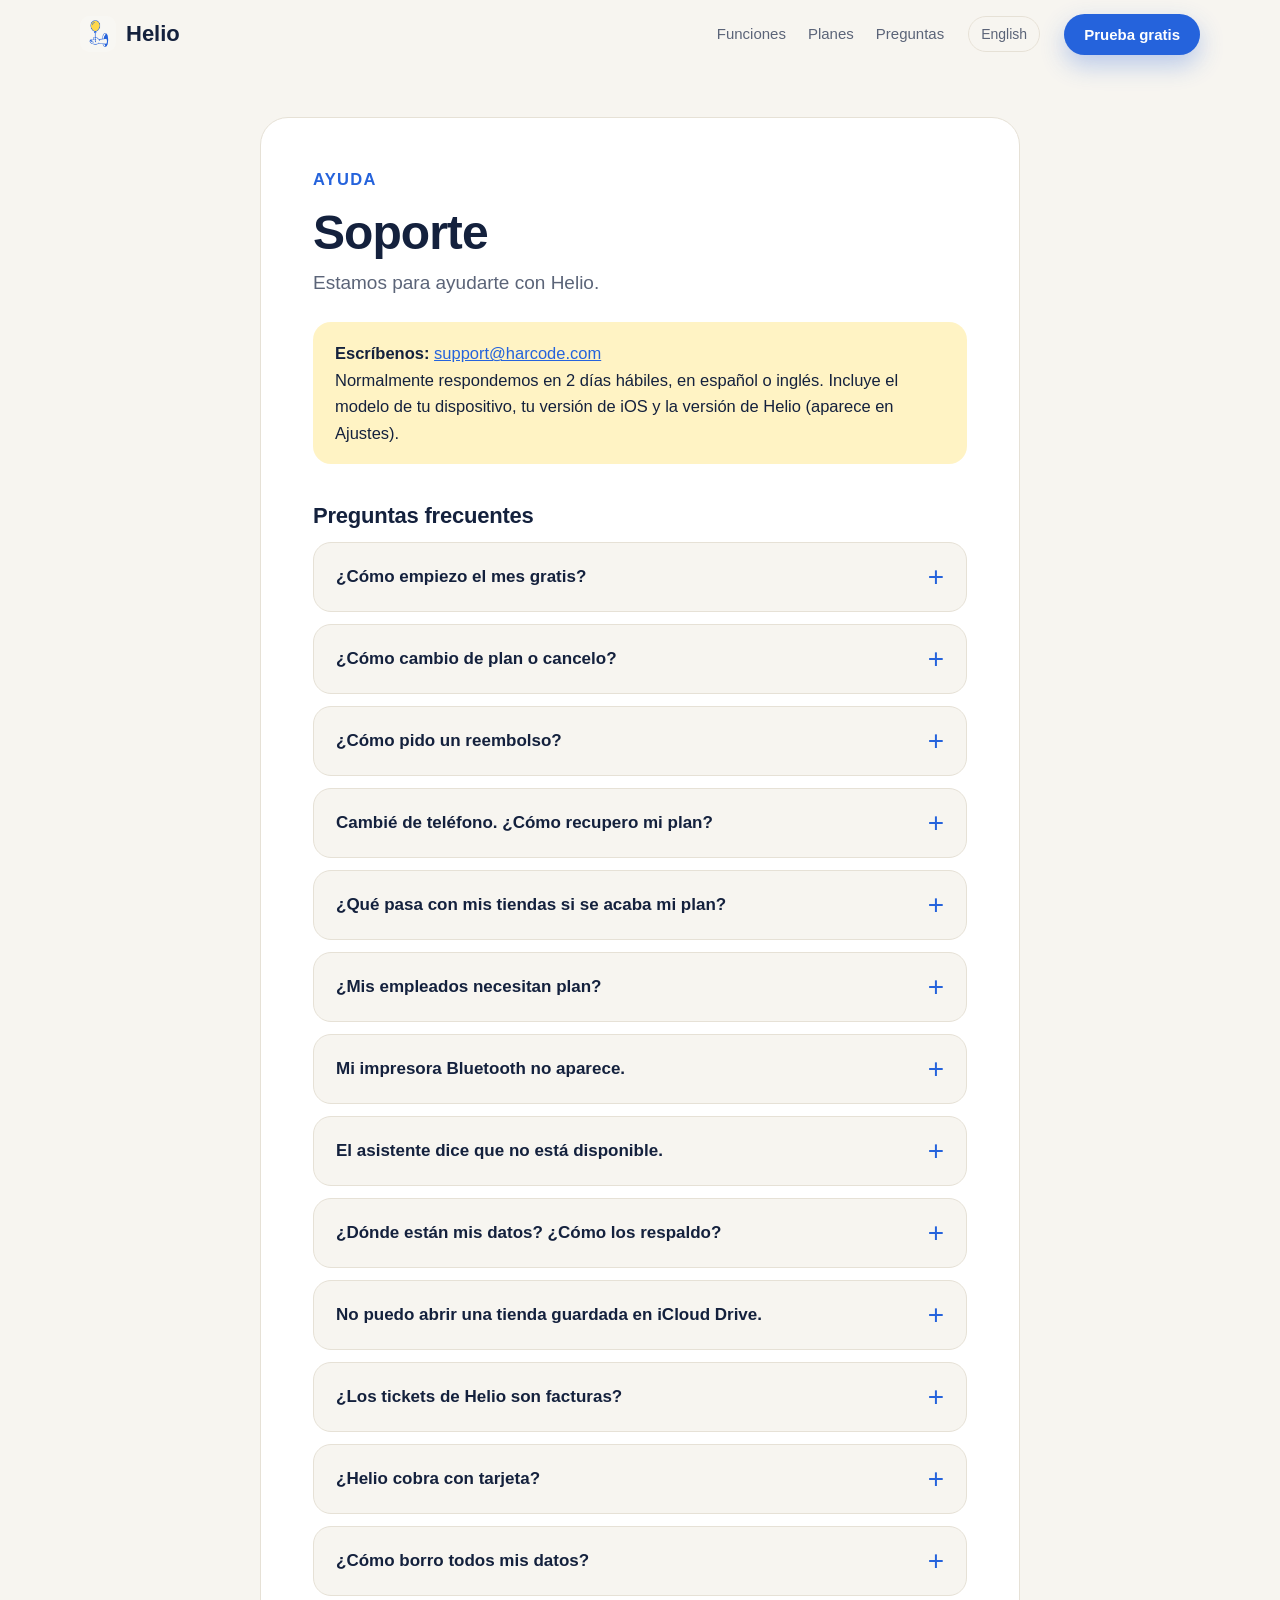
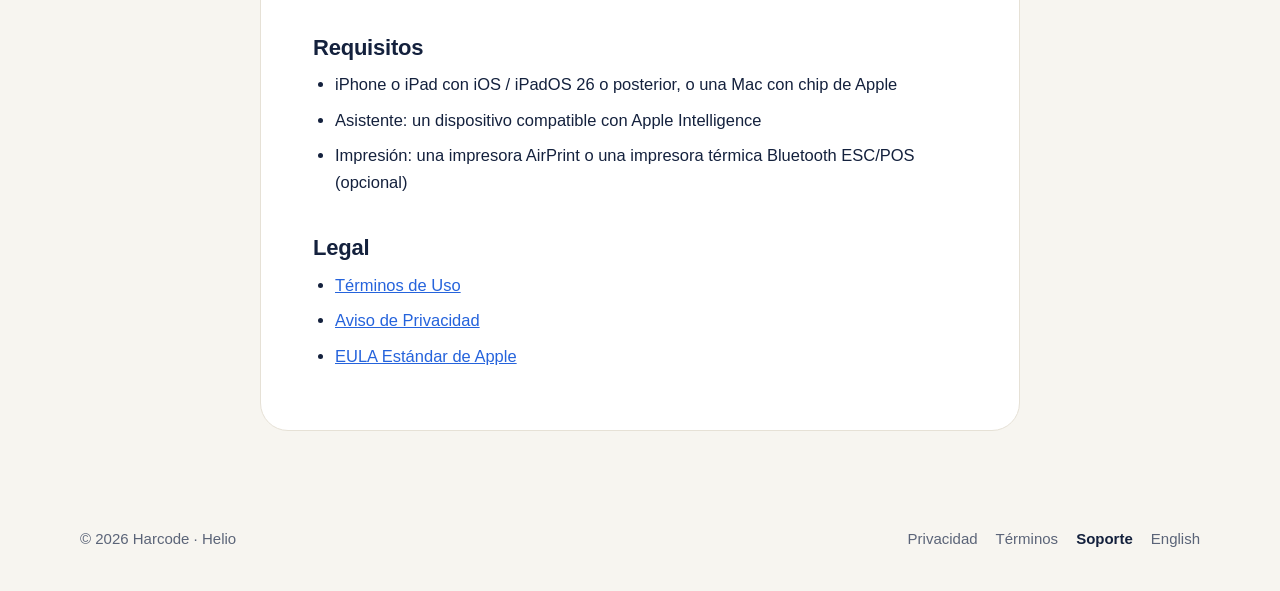
<file: es/support/index.html>
<!doctype html>
<html lang="es" class="no-js">
<head>
<meta charset="utf-8">
<meta name="viewport" content="width=device-width, initial-scale=1">
<title>Soporte · Helio</title>
<meta name="description" content="Ayuda con Helio: contacto, suscripciones, impresoras, respaldos y más.">
<link rel="canonical" href="https://helio.harcode.com/es/support/">
<link rel="alternate" hreflang="es" href="https://helio.harcode.com/es/support/">
<link rel="alternate" hreflang="en" href="https://helio.harcode.com/support/">
<meta name="theme-color" content="#F7F5F0">
<link rel="icon" href="../../assets/icon.png">
<link rel="apple-touch-icon" href="../../assets/icon.png">
<link rel="stylesheet" href="../../assets/landing.css">
<link rel="stylesheet" href="../../assets/legal.css">
</head>
<body>
<a class="skip" href="#main">Saltar al contenido</a>

<!-- Icon sprite -->
<svg width="0" height="0" style="position:absolute" aria-hidden="true">
  <symbol id="i-check" viewBox="0 0 24 24"><path d="M5 12.5l4.5 4.5L19 7.5"/></symbol>
  <symbol id="i-cart" viewBox="0 0 24 24"><path d="M3 4h2.2l2.3 11h10.8l2-8H6.4"/><circle cx="9.5" cy="19.5" r="1.4"/><circle cx="17" cy="19.5" r="1.4"/></symbol>
  <symbol id="i-scan" viewBox="0 0 24 24"><path d="M4 8V5.5A1.5 1.5 0 0 1 5.5 4H8M16 4h2.5A1.5 1.5 0 0 1 20 5.5V8M20 16v2.5a1.5 1.5 0 0 1-1.5 1.5H16M8 20H5.5A1.5 1.5 0 0 1 4 18.5V16M8 9v6M11 9v6M14 9v6M17 9v6"/></symbol>
  <symbol id="i-split" viewBox="0 0 24 24"><rect x="3" y="6" width="18" height="12" rx="2.5"/><path d="M12 6v12M6.5 10h2M15.5 14h2"/></symbol>
  <symbol id="i-percent" viewBox="0 0 24 24"><path d="M19 5L5 19"/><circle cx="7" cy="7" r="2.3"/><circle cx="17" cy="17" r="2.3"/></symbol>
  <symbol id="i-undo" viewBox="0 0 24 24"><path d="M9 14L4 9l5-5"/><path d="M4 9h10.5a5.5 5.5 0 0 1 0 11H11"/></symbol>
  <symbol id="i-cash" viewBox="0 0 24 24"><rect x="2.5" y="6" width="19" height="12" rx="2"/><circle cx="12" cy="12" r="2.6"/><path d="M6 9.5v5M18 9.5v5"/></symbol>
  <symbol id="i-wallet" viewBox="0 0 24 24"><path d="M19 7V5.5A1.5 1.5 0 0 0 17.5 4H6a2 2 0 0 0 0 4h13.5A1.5 1.5 0 0 1 21 9.5v9a1.5 1.5 0 0 1-1.5 1.5H6a2 2 0 0 1-2-2V6"/><circle cx="16.5" cy="14" r="1.2"/></symbol>
  <symbol id="i-person" viewBox="0 0 24 24"><circle cx="12" cy="8" r="3.6"/><path d="M5 20c.8-3.6 3.6-5.5 7-5.5s6.2 1.9 7 5.5"/></symbol>
  <symbol id="i-users" viewBox="0 0 24 24"><circle cx="9" cy="8.5" r="3.3"/><path d="M3 19.5c.6-3.3 3-5 6-5s5.4 1.7 6 5"/><path d="M15.5 5.6a3.2 3.2 0 0 1 0 6M17.5 14.7c1.9.6 3.1 2.2 3.5 4.8"/></symbol>
  <symbol id="i-clip" viewBox="0 0 24 24"><rect x="5" y="4" width="14" height="17" rx="2"/><path d="M9 4V3h6v1M8.5 10h7M8.5 14h7M8.5 18h4"/></symbol>
  <symbol id="i-calendar" viewBox="0 0 24 24"><rect x="3.5" y="5" width="17" height="15.5" rx="2.5"/><path d="M3.5 10h17M8 3v4M16 3v4"/></symbol>
  <symbol id="i-flag" viewBox="0 0 24 24"><path d="M5 21V4M5 4h11l-2 4 2 4H5"/></symbol>
  <symbol id="i-sliders" viewBox="0 0 24 24"><path d="M4 7h10M18 7h2M4 17h4M12 17h8"/><circle cx="16" cy="7" r="2"/><circle cx="10" cy="17" r="2"/></symbol>
  <symbol id="i-box" viewBox="0 0 24 24"><path d="M12 3l8 4.5v9L12 21l-8-4.5v-9z"/><path d="M4 7.5l8 4.5 8-4.5M12 12v9"/></symbol>
  <symbol id="i-truck" viewBox="0 0 24 24"><path d="M2.5 6h11v10h-11zM13.5 9.5h4l3 3.5V16h-7"/><circle cx="6.5" cy="17.5" r="1.8"/><circle cx="17" cy="17.5" r="1.8"/></symbol>
  <symbol id="i-tag" viewBox="0 0 24 24"><path d="M3.5 12.5V4.5a1 1 0 0 1 1-1h8l8 8-9 9z"/><circle cx="8.5" cy="8.5" r="1.4"/></symbol>
  <symbol id="i-import" viewBox="0 0 24 24"><path d="M12 3v11M7.5 9.5L12 14l4.5-4.5M4 15v3.5A1.5 1.5 0 0 0 5.5 20h13a1.5 1.5 0 0 0 1.5-1.5V15"/></symbol>
  <symbol id="i-history" viewBox="0 0 24 24"><path d="M3.5 12a8.5 8.5 0 1 0 2.6-6.1M3.5 4v4.2h4.2"/><path d="M12 7.5V12l3 2"/></symbol>
  <symbol id="i-credit" viewBox="0 0 24 24"><rect x="2.5" y="5" width="19" height="14" rx="2.5"/><path d="M2.5 9.5h19M6 15h4"/></symbol>
  <symbol id="i-star" viewBox="0 0 24 24"><path d="M12 3.5l2.6 5.3 5.9.9-4.3 4.1 1 5.8L12 16.9l-5.2 2.7 1-5.8L3.5 9.7l5.9-.9z"/></symbol>
  <symbol id="i-merge" viewBox="0 0 24 24"><circle cx="6" cy="5" r="2"/><circle cx="6" cy="19" r="2"/><circle cx="18" cy="12" r="2"/><path d="M6 7v10M6 7c0 4 4 5 10 5"/></symbol>
  <symbol id="i-eye" viewBox="0 0 24 24"><path d="M2.5 12S6 5.5 12 5.5 21.5 12 21.5 12 18 18.5 12 18.5 2.5 12 2.5 12z"/><circle cx="12" cy="12" r="2.8"/><path d="M4 20L20 4"/></symbol>
  <symbol id="i-receipt" viewBox="0 0 24 24"><path d="M6 3h12v18l-2-1.5-2 1.5-2-1.5-2 1.5-2-1.5L6 21z"/><path d="M9 8h6M9 12h6M9 16h3"/></symbol>
  <symbol id="i-printer" viewBox="0 0 24 24"><path d="M7 9V3.5h10V9"/><rect x="3" y="9" width="18" height="8" rx="2"/><path d="M7 14h10v6.5H7z"/></symbol>
  <symbol id="i-image" viewBox="0 0 24 24"><rect x="3" y="4" width="18" height="16" rx="2.5"/><circle cx="9" cy="9.5" r="1.8"/><path d="M21 16l-5-5-9 9"/></symbol>
  <symbol id="i-qr" viewBox="0 0 24 24"><rect x="3.5" y="3.5" width="6.5" height="6.5" rx="1"/><rect x="14" y="3.5" width="6.5" height="6.5" rx="1"/><rect x="3.5" y="14" width="6.5" height="6.5" rx="1"/><path d="M14 14h2.5v2.5H14zM18 18h2.5v2.5H18zM18 14h2.5M14 18v2.5"/></symbol>
  <symbol id="i-store" viewBox="0 0 24 24"><path d="M4 9.5V20h16V9.5M3 9.5L5 4h14l2 5.5c0 1.5-1.3 2.5-2.8 2.5S15.5 11 15.5 9.5c0 1.5-1.6 2.5-3.5 2.5s-3.5-1-3.5-2.5C8.5 11 7.3 12 5.8 12S3 11 3 9.5z"/><path d="M10 20v-5h4v5"/></symbol>
  <symbol id="i-chart" viewBox="0 0 24 24"><path d="M4 20V4M4 20h16"/><path d="M7.5 15l4-4.5 3 3L20 7"/></symbol>
  <symbol id="i-trend" viewBox="0 0 24 24"><path d="M3 17l6-6 4 4 8-8"/><path d="M15 7h6v6"/></symbol>
  <symbol id="i-coins" viewBox="0 0 24 24"><ellipse cx="9" cy="7" rx="5.5" ry="2.5"/><path d="M3.5 7v4c0 1.4 2.5 2.5 5.5 2.5s5.5-1.1 5.5-2.5V7M3.5 11v4c0 1.4 2.5 2.5 5.5 2.5"/><ellipse cx="15.5" cy="15" rx="5" ry="2.3"/><path d="M10.5 15v3.5c0 1.3 2.2 2.3 5 2.3s5-1 5-2.3V15"/></symbol>
  <symbol id="i-sparkle" viewBox="0 0 24 24"><path d="M12 3l1.8 5.2L19 10l-5.2 1.8L12 17l-1.8-5.2L5 10l5.2-1.8z"/><path d="M18.5 15.5l.7 2 2 .7-2 .7-.7 2-.7-2-2-.7 2-.7z"/></symbol>
  <symbol id="i-grid" viewBox="0 0 24 24"><rect x="3.5" y="3.5" width="7" height="7" rx="1.5"/><rect x="13.5" y="3.5" width="7" height="7" rx="1.5"/><rect x="3.5" y="13.5" width="7" height="7" rx="1.5"/><rect x="13.5" y="13.5" width="7" height="7" rx="1.5"/></symbol>
  <symbol id="i-map" viewBox="0 0 24 24"><path d="M9 4L3.5 6v14L9 18l6 2 5.5-2V4L15 6z"/><path d="M9 4v14M15 6v14"/></symbol>
  <symbol id="i-pin" viewBox="0 0 24 24"><path d="M12 21s-6.5-6-6.5-11a6.5 6.5 0 0 1 13 0c0 5-6.5 11-6.5 11z"/><circle cx="12" cy="10" r="2.3"/></symbol>
  <symbol id="i-route" viewBox="0 0 24 24"><circle cx="6" cy="18" r="2.2"/><circle cx="18" cy="6" r="2.2"/><path d="M8.2 18H15a3 3 0 0 0 0-6H9a3 3 0 0 1 0-6h6.8"/></symbol>
  <symbol id="i-lock" viewBox="0 0 24 24"><rect x="4.5" y="10.5" width="15" height="10" rx="2.5"/><path d="M8 10.5V7.5a4 4 0 0 1 8 0v3"/></symbol>
  <symbol id="i-file" viewBox="0 0 24 24"><path d="M14 3H7a2 2 0 0 0-2 2v14a2 2 0 0 0 2 2h10a2 2 0 0 0 2-2V8z"/><path d="M14 3v5h5"/></symbol>
  <symbol id="i-download" viewBox="0 0 24 24"><path d="M12 4v11M7.5 10.5L12 15l4.5-4.5M5 20h14"/></symbol>
  <symbol id="i-wifi-off" viewBox="0 0 24 24"><path d="M4 4l16 16M8.5 16.4a5 5 0 0 1 7 0M5.2 12.9a10 10 0 0 1 4.3-2.5M14.6 10.5a10 10 0 0 1 4.2 2.4M2 9.3a15 15 0 0 1 4.4-2.8M10.5 5.6A15 15 0 0 1 22 9.3"/><circle cx="12" cy="19.5" r=".6"/></symbol>
  <symbol id="i-device" viewBox="0 0 24 24"><rect x="6" y="2.5" width="12" height="19" rx="3"/><path d="M10.5 18.5h3"/></symbol>
  <symbol id="i-gift" viewBox="0 0 24 24"><rect x="3.5" y="8" width="17" height="4" rx="1"/><path d="M5 12v8.5h14V12M12 8v12.5M12 8c-1-3-5-4-5-1.5S12 8 12 8zM12 8c1-3 5-4 5-1.5S12 8 12 8z"/></symbol>
  <symbol id="i-tap" viewBox="0 0 24 24"><rect x="7" y="2.5" width="10" height="17" rx="2.5"/><path d="M3 9a6 6 0 0 1 0 6M20.5 7.5a9 9 0 0 1 0 9"/></symbol>
  <symbol id="i-link" viewBox="0 0 24 24"><path d="M10 14a4.5 4.5 0 0 0 6.4 0l3-3a4.5 4.5 0 0 0-6.4-6.4l-1.2 1.2"/><path d="M14 10a4.5 4.5 0 0 0-6.4 0l-3 3a4.5 4.5 0 0 0 6.4 6.4l1.2-1.2"/></symbol>
  <symbol id="i-pen" viewBox="0 0 24 24"><path d="M15 4.5l4.5 4.5L9 19.5H4.5V15z"/><path d="M3 21.5h18"/></symbol>
  <symbol id="i-chat" viewBox="0 0 24 24"><path d="M4 18.5V6a2 2 0 0 1 2-2h12a2 2 0 0 1 2 2v8.5a2 2 0 0 1-2 2H8z"/><path d="M8 9h8M8 12.5h5"/></symbol>
  <symbol id="i-cloud" viewBox="0 0 24 24"><path d="M7 18.5a4.5 4.5 0 0 1-.6-9 6 6 0 0 1 11.5 1.6A3.8 3.8 0 0 1 17.5 18.5z"/></symbol>
  <symbol id="i-invoice" viewBox="0 0 24 24"><path d="M14 3H7a2 2 0 0 0-2 2v14a2 2 0 0 0 2 2h10a2 2 0 0 0 2-2V8z"/><path d="M14 3v5h5M9 13h6M9 17h4"/></symbol>
  <symbol id="i-handshake" viewBox="0 0 24 24"><path d="M2.5 11l4-4 3 1.5L12 7l5.5 1.5 4 2.5"/><path d="M6.5 7l-1 7 4 4 1.5-1 1.5 1.5 1.5-1 1.5 1 3.5-4.5-3-3.5-3 1.5-2-1.5"/></symbol>
  <symbol id="i-cake" viewBox="0 0 24 24"><path d="M4 20.5h16V14a2 2 0 0 0-2-2H6a2 2 0 0 0-2 2z"/><path d="M4 16c2 1.2 3.3 1.2 4.7 0 1.4 1.2 2.9 1.2 4.3 0 1.4 1.2 2.9 1.2 4.3 0 1.1.8 1.8.9 2.7.4M12 12V8.5M12 6.5c-.9-1 0-2.5 0-3.5.9 1 1 2.5 0 3.5z"/></symbol>
  <symbol id="i-shirt" viewBox="0 0 24 24"><path d="M8.5 3.5L3.5 6.5l2 4 2-1v11h9v-11l2 1 2-4-5-3c0 1.7-1.6 3-3.5 3s-3.5-1.3-3.5-3z"/></symbol>
  <symbol id="i-chair" viewBox="0 0 24 24"><path d="M7 3.5h10v8H7zM5.5 11.5h13v3h-13zM7 14.5V21M17 14.5V21"/></symbol>
  <symbol id="i-wrench" viewBox="0 0 24 24"><path d="M14.5 6.5a4.5 4.5 0 0 0 5.7 5.7L12 20.5a2.1 2.1 0 0 1-3-3l8.3-8.2a4.5 4.5 0 0 1-2.8-2.8zM15 4a4.5 4.5 0 0 1 5 5"/></symbol>
  <symbol id="i-tent" viewBox="0 0 24 24"><path d="M12 3.5L2.5 20h19z"/><path d="M12 3.5L8 20M12 3.5l4 16.5M2.5 20h19"/></symbol>
  <symbol id="balloon" viewBox="0 0 60 110"><path d="M30 4c14 0 25 11.5 25 27 0 17-13 31-25 33C18 62 5 48 5 31 5 15.5 16 4 30 4z" fill="#FFD447" stroke="#2563DC" stroke-width="3.5"/><path d="M15 22c2-6 6-9.5 11-10.5" stroke="#2563DC" stroke-width="3.5" stroke-linecap="round" fill="none"/><path d="M26 64l4 5 4-5z" fill="#2563DC"/><path d="M30 69c-3 10 5 18 0 26s3 12 0 15" stroke="#2563DC" stroke-width="2.5" fill="none"/></symbol>
</svg>

<header class="top">
  <div class="wrap">
    <a class="brand" href="../../es/"><img src="../../assets/icon.png" alt="" width="36" height="36">Helio</a>
    <nav aria-label="Principal">
      <a href="../../es/#funciones">Funciones</a>
      <a href="../../es/#planes">Planes</a>
      <a href="../../es/#preguntas">Preguntas</a>
    </nav>
    <a class="lang" href="../../support/" hreflang="en" lang="en">English</a>
    <a class="btn btn-primary" href="../../es/#descargar">Prueba gratis</a>
  </div>
</header>

<main id="main" class="doc-wrap">
  <article class="doc">
    <p class="kicker">Ayuda</p>
    <h1>Soporte</h1>
    

<p class="lede">Estamos para ayudarte con Helio.</p>
<div class="summary"><b>Escríbenos:</b> <a href="mailto:support@harcode.com">support@harcode.com</a><br>Normalmente respondemos en 2 días hábiles, en español o inglés. Incluye el modelo de tu dispositivo, tu versión de iOS y la versión de Helio (aparece en Ajustes).</div>

<h2 id="preguntas">Preguntas frecuentes</h2>
<div class="faq">
<details><summary>¿Cómo empiezo el mes gratis?</summary><p>Crea o abre una tienda y toca el aviso amarillo en Vender, o entra a la pantalla de planes y elige Lift, Float o Fly. Apple decide quién es elegible para la prueba.</p></details>
<details><summary>¿Cómo cambio de plan o cancelo?</summary><p>Abre Ajustes del dispositivo › tu nombre › Suscripciones › Helio. Cancela al menos 24 horas antes de que termine el periodo para evitar el siguiente cobro; conservas tu plan hasta que termine lo ya pagado.</p></details>
<details><summary>¿Cómo pido un reembolso?</summary><p>Las suscripciones las cobra Apple, así que el reembolso se pide a Apple en <a href="https://reportaproblem.apple.com" rel="noopener">reportaproblem.apple.com</a>.</p></details>
<details><summary>Cambié de teléfono. ¿Cómo recupero mi plan?</summary><p>Entra con la misma Cuenta de Apple y usa Restaurar compras en la pantalla de planes.</p></details>
<details><summary>¿Qué pasa con mis tiendas si se acaba mi plan?</summary><p>Se abren en modo de solo lectura: puedes consultar y exportar todo, pero no registrar ventas nuevas hasta que elijas un plan otra vez.</p></details>
<details><summary>¿Mis empleados necesitan plan?</summary><p>No. Unirse a la tienda de alguien más siempre es gratis. El dueño necesita Float o Fly para invitar personas.</p></details>
<details><summary>Mi impresora Bluetooth no aparece.</summary><p>Revisa que la impresora esté encendida, con carga y sin conexión a otro dispositivo. Luego ve a Ajustes › Privacidad y seguridad › Bluetooth y permite Helio. Helio es compatible con impresoras térmicas ESC/POS; las impresoras AirPrint funcionan con la opción de imprimir de cualquier ticket.</p></details>
<details><summary>El asistente dice que no está disponible.</summary><p>El asistente usa Apple Intelligence, que requiere un iPhone o iPad compatible con Apple Intelligence activado en Ajustes › Apple Intelligence y Siri. El modelo puede tardar en descargarse. El resto de Helio funciona sin él.</p></details>
<details><summary>¿Dónde están mis datos? ¿Cómo los respaldo?</summary><p>Tu tienda es un solo archivo <code>.helio</code> en tu dispositivo. Para respaldarla o moverla, usa la opción de exportar/compartir tu tienda y guarda el archivo en Archivos, iCloud Drive, AirDrop o correo. Haz respaldos con regularidad: no podemos recuperar archivos perdidos.</p></details>
<details><summary>No puedo abrir una tienda guardada en iCloud Drive.</summary><p>Abre la app Archivos y verifica que el archivo <code>.helio</code> esté descargado por completo (sin el ícono de nube) antes de abrirlo en Helio.</p></details>
<details><summary>¿Los tickets de Helio son facturas?</summary><p>No. Los tickets son comprobantes de venta para tus clientes, no comprobantes fiscales (CFDI). Usa el servicio de facturación de tu proveedor para emitir facturas.</p></details>
<details><summary>¿Helio cobra con tarjeta?</summary><p>Helio registra cómo se pagó cada venta (efectivo, tarjeta, transferencia y pagos divididos). Cobrar con tarjeta directo en el iPhone con Tap to Pay y links de pago, a través de tu propia cuenta de Stripe, llega pronto; mientras tanto usa tu terminal.</p></details>
<details><summary>¿Cómo borro todos mis datos?</summary><p>Borra tu archivo de tienda desde Helio o la app Archivos, y las copias que hayas exportado. Al borrar la app se elimina todo lo que guarda en su carpeta. No guardamos datos de tu tienda; los documentos para firma se borran de nuestro servicio al recogerse y, a más tardar, en 30 días. Para cualquier otra cosa, escríbenos.</p></details>
</div>

<h2 id="requisitos">Requisitos</h2>
<ul>
<li>iPhone o iPad con iOS / iPadOS 26 o posterior, o una Mac con chip de Apple</li>
<li>Asistente: un dispositivo compatible con Apple Intelligence</li>
<li>Impresión: una impresora AirPrint o una impresora térmica Bluetooth ESC/POS (opcional)</li>
</ul>

<h2 id="legal">Legal</h2>
<ul>
<li><a href="../terms/">Términos de Uso</a></li>
<li><a href="../privacy/">Aviso de Privacidad</a></li>
<li><a href="https://www.apple.com/legal/internet-services/itunes/dev/stdeula/" rel="noopener">EULA Estándar de Apple</a></li>
</ul>

  </article>
</main>

<footer class="foot">
  <div class="wrap">
    <span>© 2026 Harcode · Helio</span>
    <nav aria-label="Pie de página">
      <a href="../../es/privacy/">Privacidad</a>
      <a href="../../es/terms/">Términos</a>
      <a href="../../es/support/" aria-current="page">Soporte</a>
      <a href="../../support/" hreflang="en" lang="en">English</a>
    </nav>
  </div>
</footer>
<script src="../../assets/landing.js"></script>
</body>
</html>
</file>
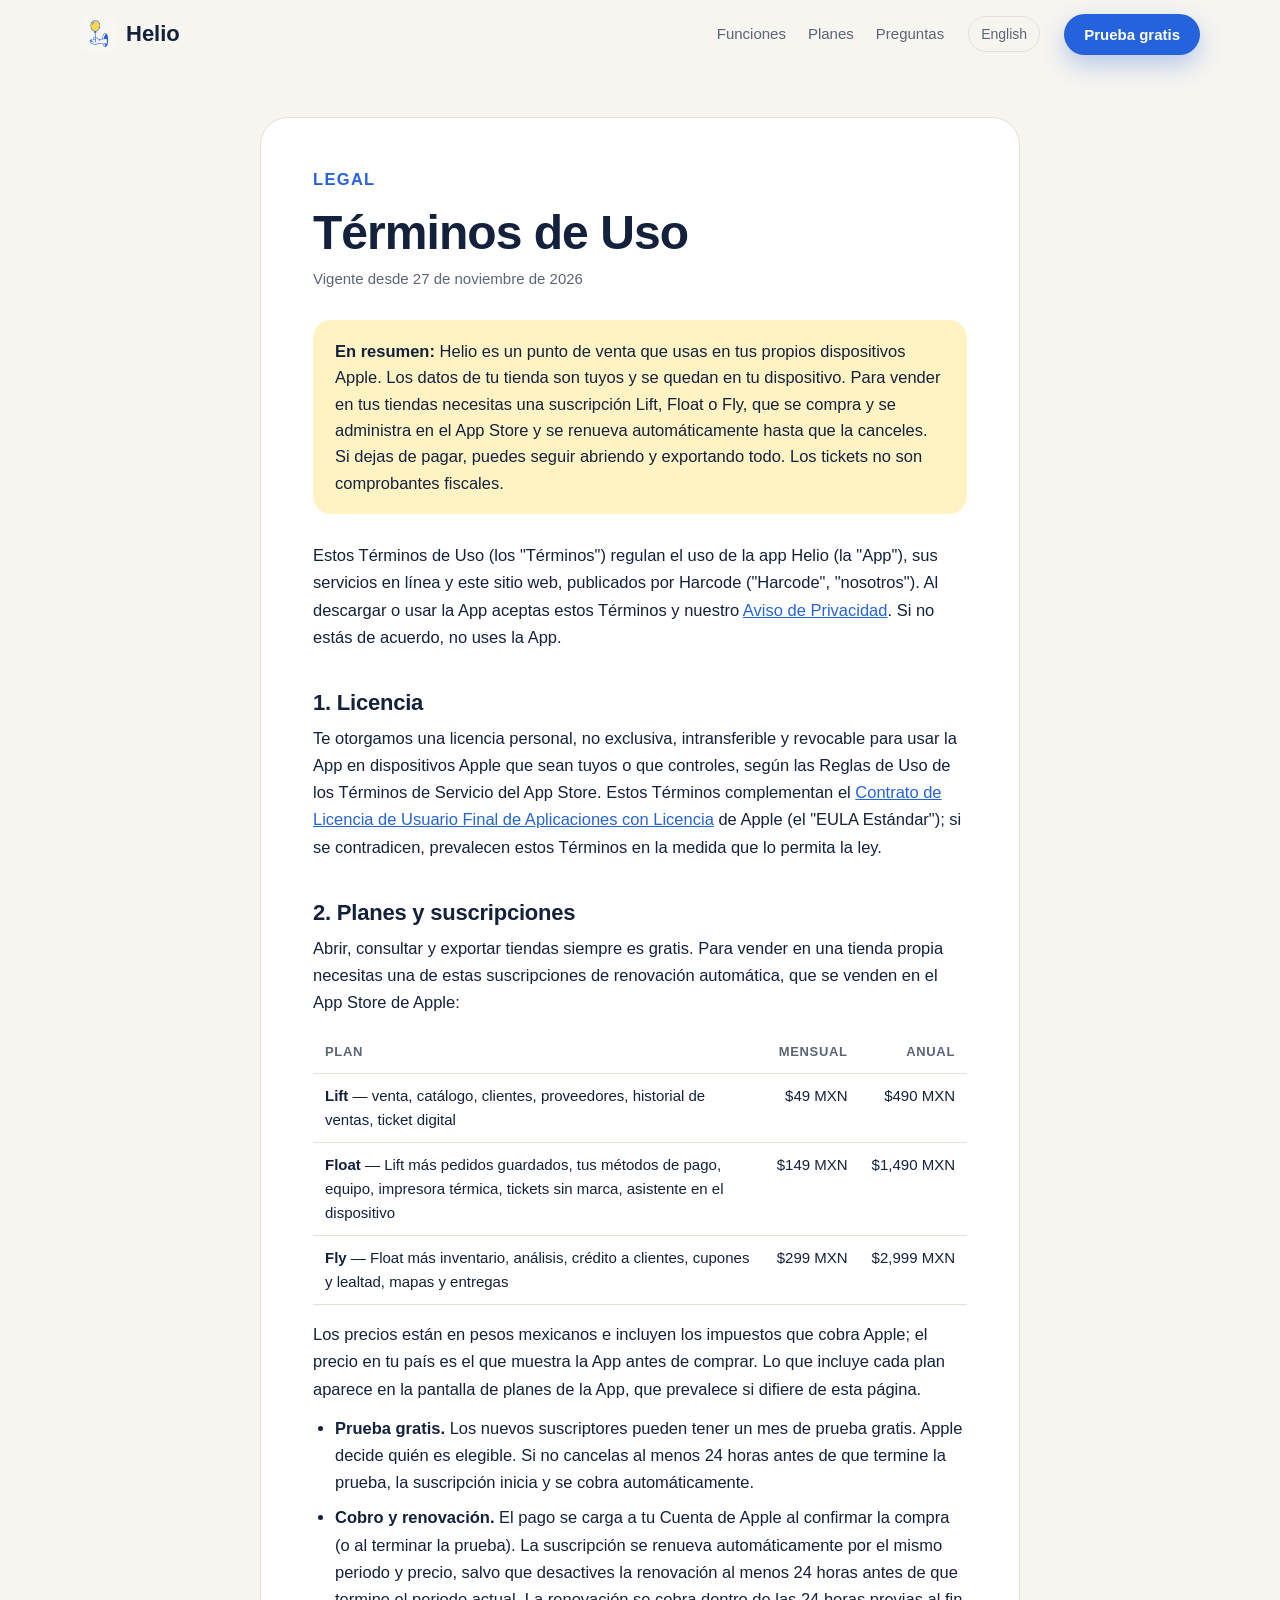
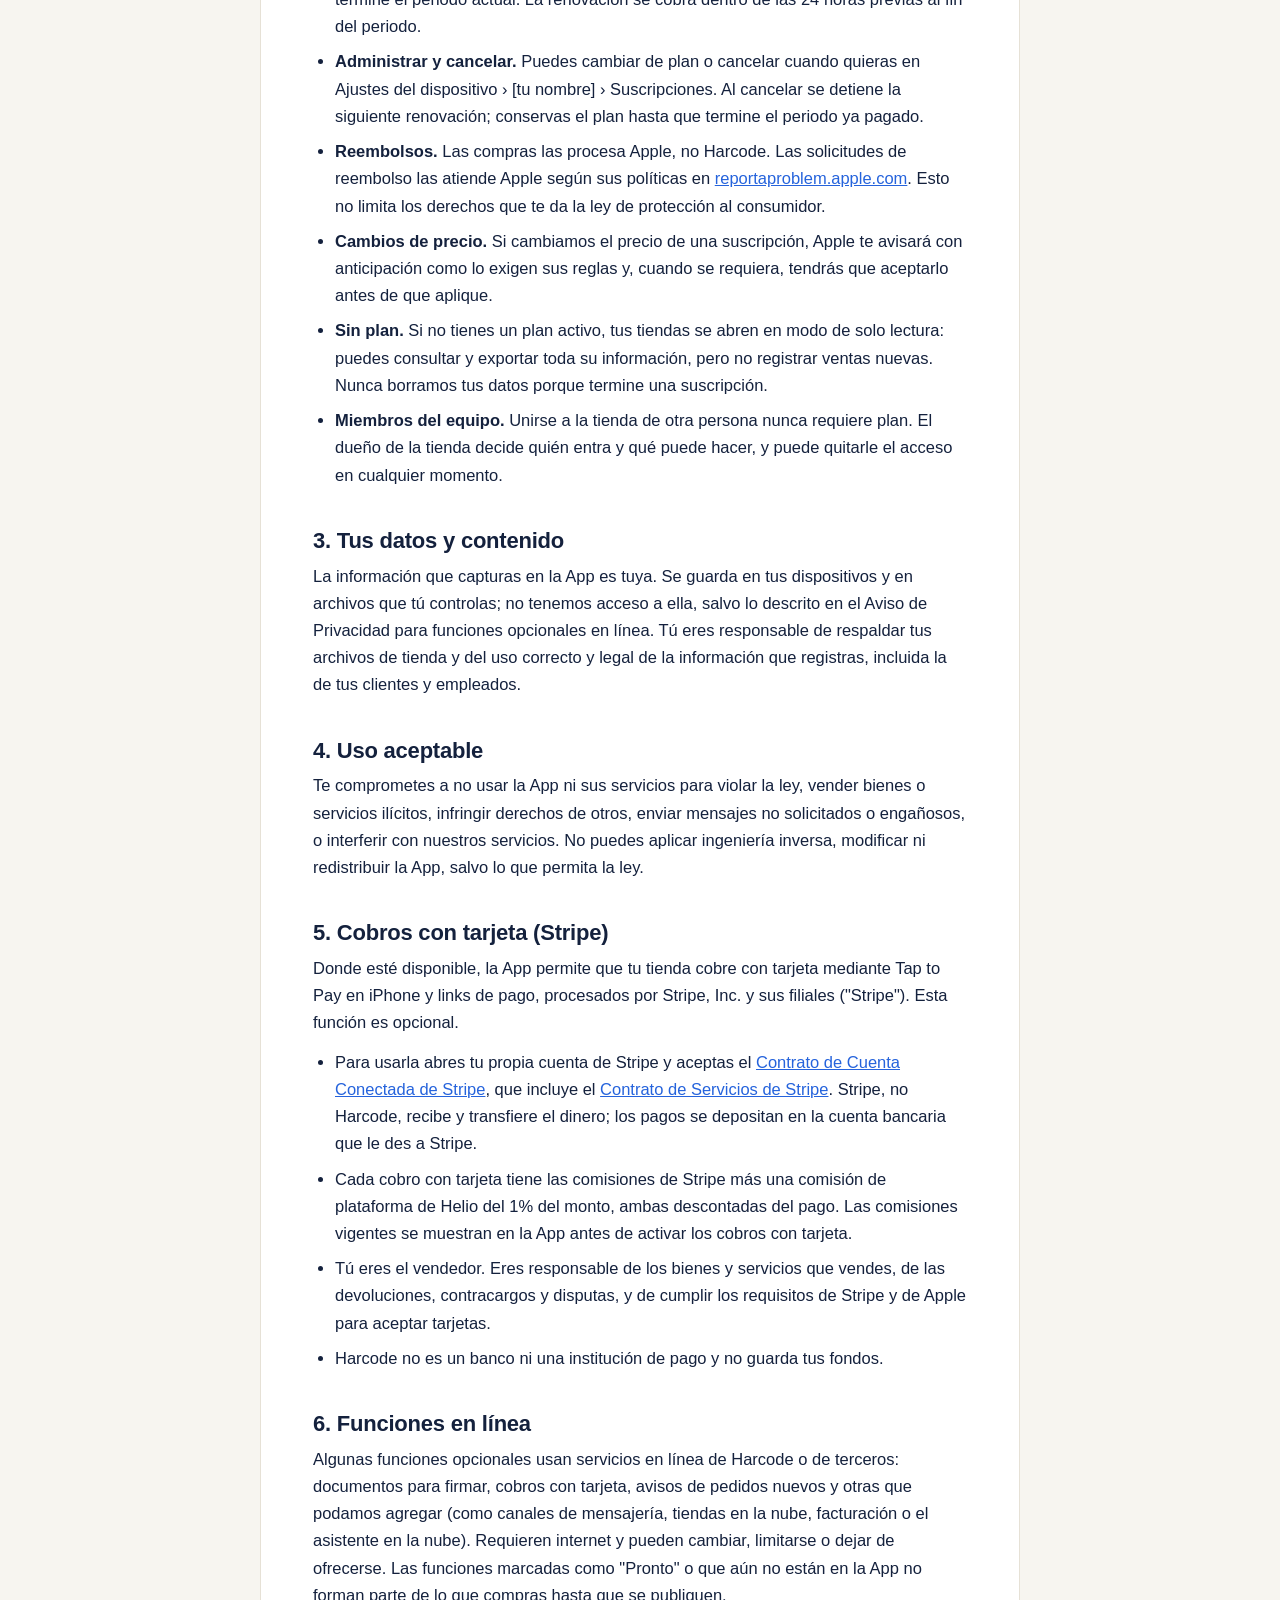
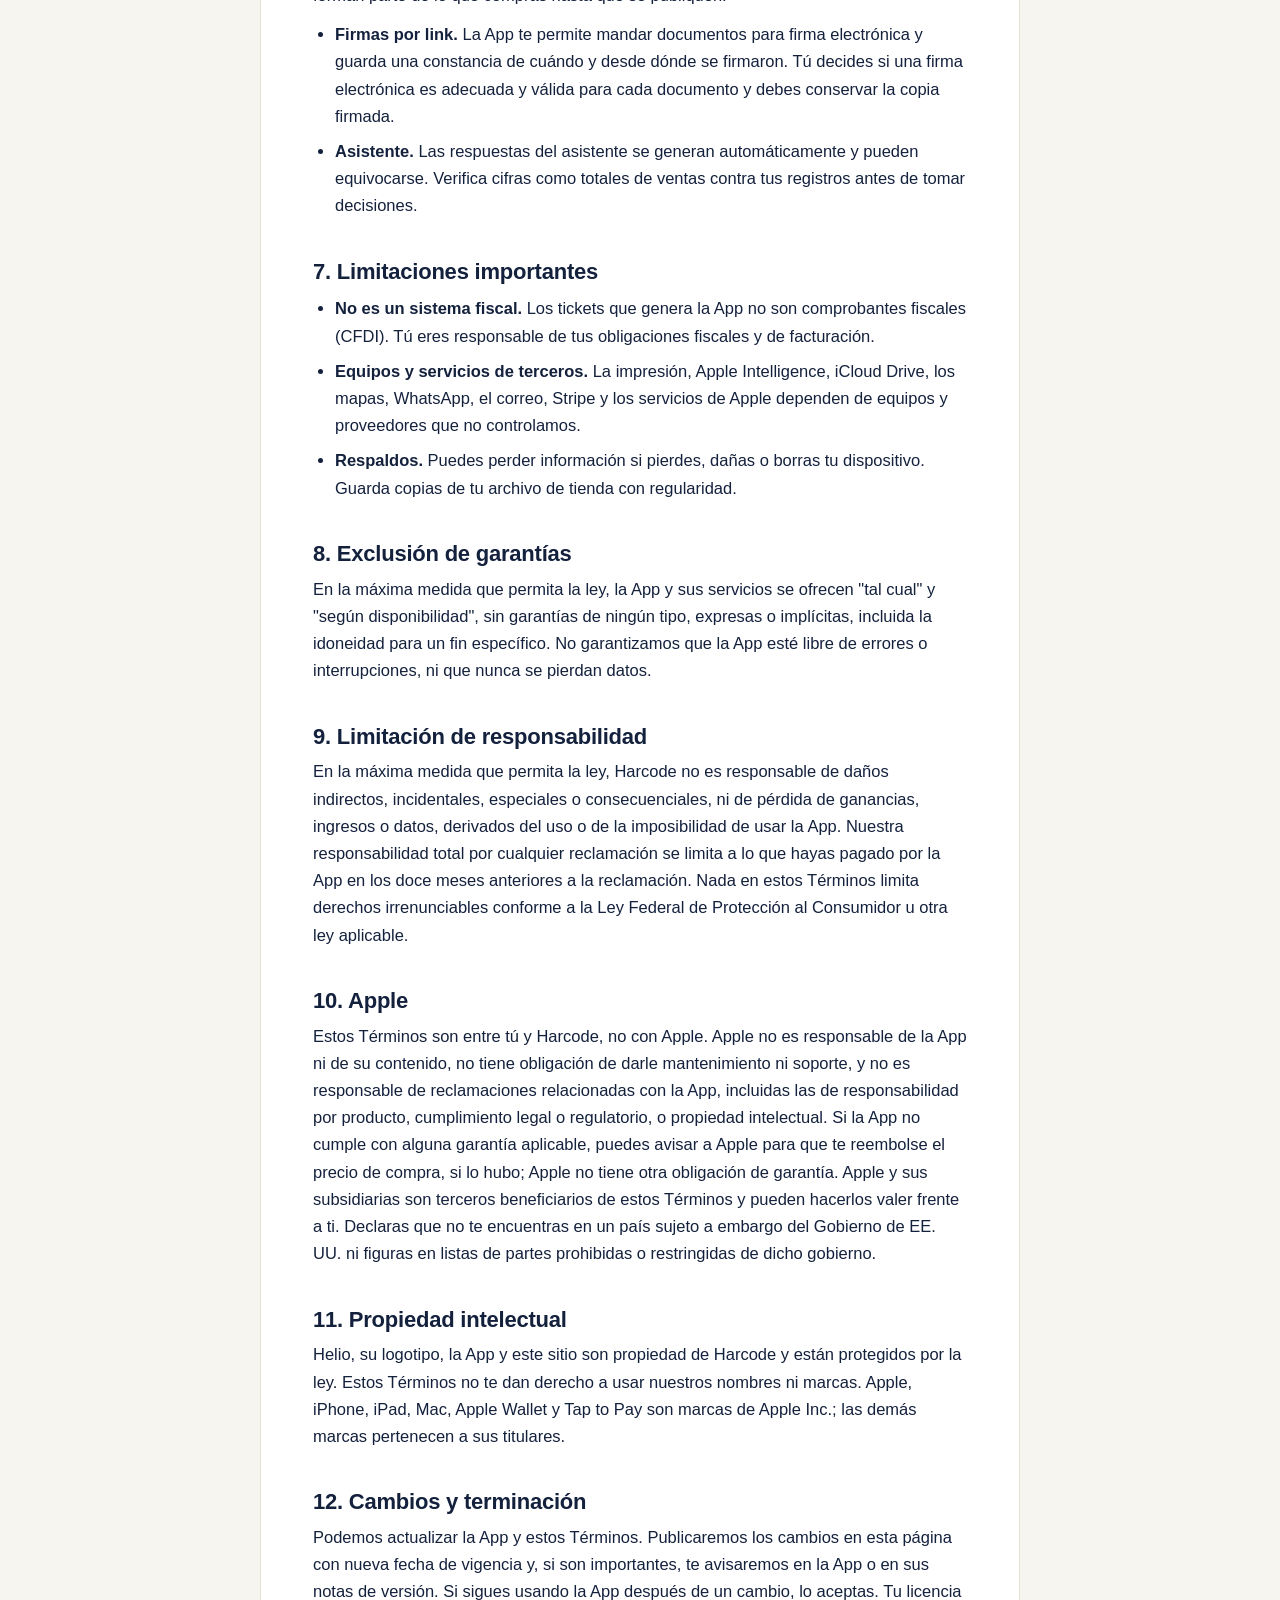
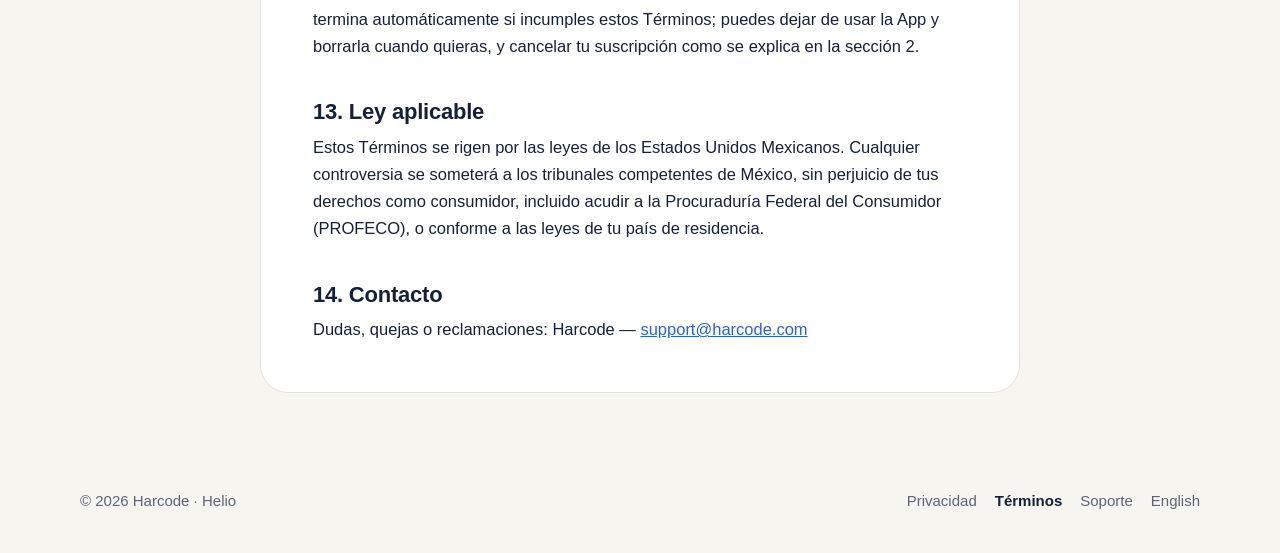
<file: es/terms/index.html>
<!doctype html>
<html lang="es" class="no-js">
<head>
<meta charset="utf-8">
<meta name="viewport" content="width=device-width, initial-scale=1">
<title>Términos de Uso · Helio</title>
<meta name="description" content="Los términos que regulan Helio, sus suscripciones y funciones en línea.">
<link rel="canonical" href="https://helio.harcode.com/es/terms/">
<link rel="alternate" hreflang="es" href="https://helio.harcode.com/es/terms/">
<link rel="alternate" hreflang="en" href="https://helio.harcode.com/terms/">
<meta name="theme-color" content="#F7F5F0">
<link rel="icon" href="../../assets/icon.png">
<link rel="apple-touch-icon" href="../../assets/icon.png">
<link rel="stylesheet" href="../../assets/landing.css">
<link rel="stylesheet" href="../../assets/legal.css">
</head>
<body>
<a class="skip" href="#main">Saltar al contenido</a>

<!-- Icon sprite -->
<svg width="0" height="0" style="position:absolute" aria-hidden="true">
  <symbol id="i-check" viewBox="0 0 24 24"><path d="M5 12.5l4.5 4.5L19 7.5"/></symbol>
  <symbol id="i-cart" viewBox="0 0 24 24"><path d="M3 4h2.2l2.3 11h10.8l2-8H6.4"/><circle cx="9.5" cy="19.5" r="1.4"/><circle cx="17" cy="19.5" r="1.4"/></symbol>
  <symbol id="i-scan" viewBox="0 0 24 24"><path d="M4 8V5.5A1.5 1.5 0 0 1 5.5 4H8M16 4h2.5A1.5 1.5 0 0 1 20 5.5V8M20 16v2.5a1.5 1.5 0 0 1-1.5 1.5H16M8 20H5.5A1.5 1.5 0 0 1 4 18.5V16M8 9v6M11 9v6M14 9v6M17 9v6"/></symbol>
  <symbol id="i-split" viewBox="0 0 24 24"><rect x="3" y="6" width="18" height="12" rx="2.5"/><path d="M12 6v12M6.5 10h2M15.5 14h2"/></symbol>
  <symbol id="i-percent" viewBox="0 0 24 24"><path d="M19 5L5 19"/><circle cx="7" cy="7" r="2.3"/><circle cx="17" cy="17" r="2.3"/></symbol>
  <symbol id="i-undo" viewBox="0 0 24 24"><path d="M9 14L4 9l5-5"/><path d="M4 9h10.5a5.5 5.5 0 0 1 0 11H11"/></symbol>
  <symbol id="i-cash" viewBox="0 0 24 24"><rect x="2.5" y="6" width="19" height="12" rx="2"/><circle cx="12" cy="12" r="2.6"/><path d="M6 9.5v5M18 9.5v5"/></symbol>
  <symbol id="i-wallet" viewBox="0 0 24 24"><path d="M19 7V5.5A1.5 1.5 0 0 0 17.5 4H6a2 2 0 0 0 0 4h13.5A1.5 1.5 0 0 1 21 9.5v9a1.5 1.5 0 0 1-1.5 1.5H6a2 2 0 0 1-2-2V6"/><circle cx="16.5" cy="14" r="1.2"/></symbol>
  <symbol id="i-person" viewBox="0 0 24 24"><circle cx="12" cy="8" r="3.6"/><path d="M5 20c.8-3.6 3.6-5.5 7-5.5s6.2 1.9 7 5.5"/></symbol>
  <symbol id="i-users" viewBox="0 0 24 24"><circle cx="9" cy="8.5" r="3.3"/><path d="M3 19.5c.6-3.3 3-5 6-5s5.4 1.7 6 5"/><path d="M15.5 5.6a3.2 3.2 0 0 1 0 6M17.5 14.7c1.9.6 3.1 2.2 3.5 4.8"/></symbol>
  <symbol id="i-clip" viewBox="0 0 24 24"><rect x="5" y="4" width="14" height="17" rx="2"/><path d="M9 4V3h6v1M8.5 10h7M8.5 14h7M8.5 18h4"/></symbol>
  <symbol id="i-calendar" viewBox="0 0 24 24"><rect x="3.5" y="5" width="17" height="15.5" rx="2.5"/><path d="M3.5 10h17M8 3v4M16 3v4"/></symbol>
  <symbol id="i-flag" viewBox="0 0 24 24"><path d="M5 21V4M5 4h11l-2 4 2 4H5"/></symbol>
  <symbol id="i-sliders" viewBox="0 0 24 24"><path d="M4 7h10M18 7h2M4 17h4M12 17h8"/><circle cx="16" cy="7" r="2"/><circle cx="10" cy="17" r="2"/></symbol>
  <symbol id="i-box" viewBox="0 0 24 24"><path d="M12 3l8 4.5v9L12 21l-8-4.5v-9z"/><path d="M4 7.5l8 4.5 8-4.5M12 12v9"/></symbol>
  <symbol id="i-truck" viewBox="0 0 24 24"><path d="M2.5 6h11v10h-11zM13.5 9.5h4l3 3.5V16h-7"/><circle cx="6.5" cy="17.5" r="1.8"/><circle cx="17" cy="17.5" r="1.8"/></symbol>
  <symbol id="i-tag" viewBox="0 0 24 24"><path d="M3.5 12.5V4.5a1 1 0 0 1 1-1h8l8 8-9 9z"/><circle cx="8.5" cy="8.5" r="1.4"/></symbol>
  <symbol id="i-import" viewBox="0 0 24 24"><path d="M12 3v11M7.5 9.5L12 14l4.5-4.5M4 15v3.5A1.5 1.5 0 0 0 5.5 20h13a1.5 1.5 0 0 0 1.5-1.5V15"/></symbol>
  <symbol id="i-history" viewBox="0 0 24 24"><path d="M3.5 12a8.5 8.5 0 1 0 2.6-6.1M3.5 4v4.2h4.2"/><path d="M12 7.5V12l3 2"/></symbol>
  <symbol id="i-credit" viewBox="0 0 24 24"><rect x="2.5" y="5" width="19" height="14" rx="2.5"/><path d="M2.5 9.5h19M6 15h4"/></symbol>
  <symbol id="i-star" viewBox="0 0 24 24"><path d="M12 3.5l2.6 5.3 5.9.9-4.3 4.1 1 5.8L12 16.9l-5.2 2.7 1-5.8L3.5 9.7l5.9-.9z"/></symbol>
  <symbol id="i-merge" viewBox="0 0 24 24"><circle cx="6" cy="5" r="2"/><circle cx="6" cy="19" r="2"/><circle cx="18" cy="12" r="2"/><path d="M6 7v10M6 7c0 4 4 5 10 5"/></symbol>
  <symbol id="i-eye" viewBox="0 0 24 24"><path d="M2.5 12S6 5.5 12 5.5 21.5 12 21.5 12 18 18.5 12 18.5 2.5 12 2.5 12z"/><circle cx="12" cy="12" r="2.8"/><path d="M4 20L20 4"/></symbol>
  <symbol id="i-receipt" viewBox="0 0 24 24"><path d="M6 3h12v18l-2-1.5-2 1.5-2-1.5-2 1.5-2-1.5L6 21z"/><path d="M9 8h6M9 12h6M9 16h3"/></symbol>
  <symbol id="i-printer" viewBox="0 0 24 24"><path d="M7 9V3.5h10V9"/><rect x="3" y="9" width="18" height="8" rx="2"/><path d="M7 14h10v6.5H7z"/></symbol>
  <symbol id="i-image" viewBox="0 0 24 24"><rect x="3" y="4" width="18" height="16" rx="2.5"/><circle cx="9" cy="9.5" r="1.8"/><path d="M21 16l-5-5-9 9"/></symbol>
  <symbol id="i-qr" viewBox="0 0 24 24"><rect x="3.5" y="3.5" width="6.5" height="6.5" rx="1"/><rect x="14" y="3.5" width="6.5" height="6.5" rx="1"/><rect x="3.5" y="14" width="6.5" height="6.5" rx="1"/><path d="M14 14h2.5v2.5H14zM18 18h2.5v2.5H18zM18 14h2.5M14 18v2.5"/></symbol>
  <symbol id="i-store" viewBox="0 0 24 24"><path d="M4 9.5V20h16V9.5M3 9.5L5 4h14l2 5.5c0 1.5-1.3 2.5-2.8 2.5S15.5 11 15.5 9.5c0 1.5-1.6 2.5-3.5 2.5s-3.5-1-3.5-2.5C8.5 11 7.3 12 5.8 12S3 11 3 9.5z"/><path d="M10 20v-5h4v5"/></symbol>
  <symbol id="i-chart" viewBox="0 0 24 24"><path d="M4 20V4M4 20h16"/><path d="M7.5 15l4-4.5 3 3L20 7"/></symbol>
  <symbol id="i-trend" viewBox="0 0 24 24"><path d="M3 17l6-6 4 4 8-8"/><path d="M15 7h6v6"/></symbol>
  <symbol id="i-coins" viewBox="0 0 24 24"><ellipse cx="9" cy="7" rx="5.5" ry="2.5"/><path d="M3.5 7v4c0 1.4 2.5 2.5 5.5 2.5s5.5-1.1 5.5-2.5V7M3.5 11v4c0 1.4 2.5 2.5 5.5 2.5"/><ellipse cx="15.5" cy="15" rx="5" ry="2.3"/><path d="M10.5 15v3.5c0 1.3 2.2 2.3 5 2.3s5-1 5-2.3V15"/></symbol>
  <symbol id="i-sparkle" viewBox="0 0 24 24"><path d="M12 3l1.8 5.2L19 10l-5.2 1.8L12 17l-1.8-5.2L5 10l5.2-1.8z"/><path d="M18.5 15.5l.7 2 2 .7-2 .7-.7 2-.7-2-2-.7 2-.7z"/></symbol>
  <symbol id="i-grid" viewBox="0 0 24 24"><rect x="3.5" y="3.5" width="7" height="7" rx="1.5"/><rect x="13.5" y="3.5" width="7" height="7" rx="1.5"/><rect x="3.5" y="13.5" width="7" height="7" rx="1.5"/><rect x="13.5" y="13.5" width="7" height="7" rx="1.5"/></symbol>
  <symbol id="i-map" viewBox="0 0 24 24"><path d="M9 4L3.5 6v14L9 18l6 2 5.5-2V4L15 6z"/><path d="M9 4v14M15 6v14"/></symbol>
  <symbol id="i-pin" viewBox="0 0 24 24"><path d="M12 21s-6.5-6-6.5-11a6.5 6.5 0 0 1 13 0c0 5-6.5 11-6.5 11z"/><circle cx="12" cy="10" r="2.3"/></symbol>
  <symbol id="i-route" viewBox="0 0 24 24"><circle cx="6" cy="18" r="2.2"/><circle cx="18" cy="6" r="2.2"/><path d="M8.2 18H15a3 3 0 0 0 0-6H9a3 3 0 0 1 0-6h6.8"/></symbol>
  <symbol id="i-lock" viewBox="0 0 24 24"><rect x="4.5" y="10.5" width="15" height="10" rx="2.5"/><path d="M8 10.5V7.5a4 4 0 0 1 8 0v3"/></symbol>
  <symbol id="i-file" viewBox="0 0 24 24"><path d="M14 3H7a2 2 0 0 0-2 2v14a2 2 0 0 0 2 2h10a2 2 0 0 0 2-2V8z"/><path d="M14 3v5h5"/></symbol>
  <symbol id="i-download" viewBox="0 0 24 24"><path d="M12 4v11M7.5 10.5L12 15l4.5-4.5M5 20h14"/></symbol>
  <symbol id="i-wifi-off" viewBox="0 0 24 24"><path d="M4 4l16 16M8.5 16.4a5 5 0 0 1 7 0M5.2 12.9a10 10 0 0 1 4.3-2.5M14.6 10.5a10 10 0 0 1 4.2 2.4M2 9.3a15 15 0 0 1 4.4-2.8M10.5 5.6A15 15 0 0 1 22 9.3"/><circle cx="12" cy="19.5" r=".6"/></symbol>
  <symbol id="i-device" viewBox="0 0 24 24"><rect x="6" y="2.5" width="12" height="19" rx="3"/><path d="M10.5 18.5h3"/></symbol>
  <symbol id="i-gift" viewBox="0 0 24 24"><rect x="3.5" y="8" width="17" height="4" rx="1"/><path d="M5 12v8.5h14V12M12 8v12.5M12 8c-1-3-5-4-5-1.5S12 8 12 8zM12 8c1-3 5-4 5-1.5S12 8 12 8z"/></symbol>
  <symbol id="i-tap" viewBox="0 0 24 24"><rect x="7" y="2.5" width="10" height="17" rx="2.5"/><path d="M3 9a6 6 0 0 1 0 6M20.5 7.5a9 9 0 0 1 0 9"/></symbol>
  <symbol id="i-link" viewBox="0 0 24 24"><path d="M10 14a4.5 4.5 0 0 0 6.4 0l3-3a4.5 4.5 0 0 0-6.4-6.4l-1.2 1.2"/><path d="M14 10a4.5 4.5 0 0 0-6.4 0l-3 3a4.5 4.5 0 0 0 6.4 6.4l1.2-1.2"/></symbol>
  <symbol id="i-pen" viewBox="0 0 24 24"><path d="M15 4.5l4.5 4.5L9 19.5H4.5V15z"/><path d="M3 21.5h18"/></symbol>
  <symbol id="i-chat" viewBox="0 0 24 24"><path d="M4 18.5V6a2 2 0 0 1 2-2h12a2 2 0 0 1 2 2v8.5a2 2 0 0 1-2 2H8z"/><path d="M8 9h8M8 12.5h5"/></symbol>
  <symbol id="i-cloud" viewBox="0 0 24 24"><path d="M7 18.5a4.5 4.5 0 0 1-.6-9 6 6 0 0 1 11.5 1.6A3.8 3.8 0 0 1 17.5 18.5z"/></symbol>
  <symbol id="i-invoice" viewBox="0 0 24 24"><path d="M14 3H7a2 2 0 0 0-2 2v14a2 2 0 0 0 2 2h10a2 2 0 0 0 2-2V8z"/><path d="M14 3v5h5M9 13h6M9 17h4"/></symbol>
  <symbol id="i-handshake" viewBox="0 0 24 24"><path d="M2.5 11l4-4 3 1.5L12 7l5.5 1.5 4 2.5"/><path d="M6.5 7l-1 7 4 4 1.5-1 1.5 1.5 1.5-1 1.5 1 3.5-4.5-3-3.5-3 1.5-2-1.5"/></symbol>
  <symbol id="i-cake" viewBox="0 0 24 24"><path d="M4 20.5h16V14a2 2 0 0 0-2-2H6a2 2 0 0 0-2 2z"/><path d="M4 16c2 1.2 3.3 1.2 4.7 0 1.4 1.2 2.9 1.2 4.3 0 1.4 1.2 2.9 1.2 4.3 0 1.1.8 1.8.9 2.7.4M12 12V8.5M12 6.5c-.9-1 0-2.5 0-3.5.9 1 1 2.5 0 3.5z"/></symbol>
  <symbol id="i-shirt" viewBox="0 0 24 24"><path d="M8.5 3.5L3.5 6.5l2 4 2-1v11h9v-11l2 1 2-4-5-3c0 1.7-1.6 3-3.5 3s-3.5-1.3-3.5-3z"/></symbol>
  <symbol id="i-chair" viewBox="0 0 24 24"><path d="M7 3.5h10v8H7zM5.5 11.5h13v3h-13zM7 14.5V21M17 14.5V21"/></symbol>
  <symbol id="i-wrench" viewBox="0 0 24 24"><path d="M14.5 6.5a4.5 4.5 0 0 0 5.7 5.7L12 20.5a2.1 2.1 0 0 1-3-3l8.3-8.2a4.5 4.5 0 0 1-2.8-2.8zM15 4a4.5 4.5 0 0 1 5 5"/></symbol>
  <symbol id="i-tent" viewBox="0 0 24 24"><path d="M12 3.5L2.5 20h19z"/><path d="M12 3.5L8 20M12 3.5l4 16.5M2.5 20h19"/></symbol>
  <symbol id="balloon" viewBox="0 0 60 110"><path d="M30 4c14 0 25 11.5 25 27 0 17-13 31-25 33C18 62 5 48 5 31 5 15.5 16 4 30 4z" fill="#FFD447" stroke="#2563DC" stroke-width="3.5"/><path d="M15 22c2-6 6-9.5 11-10.5" stroke="#2563DC" stroke-width="3.5" stroke-linecap="round" fill="none"/><path d="M26 64l4 5 4-5z" fill="#2563DC"/><path d="M30 69c-3 10 5 18 0 26s3 12 0 15" stroke="#2563DC" stroke-width="2.5" fill="none"/></symbol>
</svg>

<header class="top">
  <div class="wrap">
    <a class="brand" href="../../es/"><img src="../../assets/icon.png" alt="" width="36" height="36">Helio</a>
    <nav aria-label="Principal">
      <a href="../../es/#funciones">Funciones</a>
      <a href="../../es/#planes">Planes</a>
      <a href="../../es/#preguntas">Preguntas</a>
    </nav>
    <a class="lang" href="../../terms/" hreflang="en" lang="en">English</a>
    <a class="btn btn-primary" href="../../es/#descargar">Prueba gratis</a>
  </div>
</header>

<main id="main" class="doc-wrap">
  <article class="doc">
    <p class="kicker">Legal</p>
    <h1>Términos de Uso</h1>
    <p class="meta">Vigente desde 27 de noviembre de 2026</p>

<div class="summary"><b>En resumen:</b> Helio es un punto de venta que usas en tus propios dispositivos Apple. Los datos de tu tienda son tuyos y se quedan en tu dispositivo. Para vender en tus tiendas necesitas una suscripción Lift, Float o Fly, que se compra y se administra en el App Store y se renueva automáticamente hasta que la canceles. Si dejas de pagar, puedes seguir abriendo y exportando todo. Los tickets no son comprobantes fiscales.</div>

<p>Estos Términos de Uso (los "Términos") regulan el uso de la app Helio (la "App"), sus servicios en línea y este sitio web, publicados por Harcode ("Harcode", "nosotros"). Al descargar o usar la App aceptas estos Términos y nuestro <a href="../privacy/">Aviso de Privacidad</a>. Si no estás de acuerdo, no uses la App.</p>

<h2 id="licencia">1. Licencia</h2>
<p>Te otorgamos una licencia personal, no exclusiva, intransferible y revocable para usar la App en dispositivos Apple que sean tuyos o que controles, según las Reglas de Uso de los Términos de Servicio del App Store. Estos Términos complementan el <a href="https://www.apple.com/legal/internet-services/itunes/dev/stdeula/" rel="noopener">Contrato de Licencia de Usuario Final de Aplicaciones con Licencia</a> de Apple (el "EULA Estándar"); si se contradicen, prevalecen estos Términos en la medida que lo permita la ley.</p>

<h2 id="planes">2. Planes y suscripciones</h2>
<p>Abrir, consultar y exportar tiendas siempre es gratis. Para vender en una tienda propia necesitas una de estas suscripciones de renovación automática, que se venden en el App Store de Apple:</p>
<table>
<thead><tr><th>Plan</th><th>Mensual</th><th>Anual</th></tr></thead>
<tbody>
<tr><td><b>Lift</b> — venta, catálogo, clientes, proveedores, historial de ventas, ticket digital</td><td>$49 MXN</td><td>$490 MXN</td></tr>
<tr><td><b>Float</b> — Lift más pedidos guardados, tus métodos de pago, equipo, impresora térmica, tickets sin marca, asistente en el dispositivo</td><td>$149 MXN</td><td>$1,490 MXN</td></tr>
<tr><td><b>Fly</b> — Float más inventario, análisis, crédito a clientes, cupones y lealtad, mapas y entregas</td><td>$299 MXN</td><td>$2,999 MXN</td></tr>
</tbody>
</table>
<p>Los precios están en pesos mexicanos e incluyen los impuestos que cobra Apple; el precio en tu país es el que muestra la App antes de comprar. Lo que incluye cada plan aparece en la pantalla de planes de la App, que prevalece si difiere de esta página.</p>
<ul>
<li><b>Prueba gratis.</b> Los nuevos suscriptores pueden tener un mes de prueba gratis. Apple decide quién es elegible. Si no cancelas al menos 24 horas antes de que termine la prueba, la suscripción inicia y se cobra automáticamente.</li>
<li><b>Cobro y renovación.</b> El pago se carga a tu Cuenta de Apple al confirmar la compra (o al terminar la prueba). La suscripción se renueva automáticamente por el mismo periodo y precio, salvo que desactives la renovación al menos 24 horas antes de que termine el periodo actual. La renovación se cobra dentro de las 24 horas previas al fin del periodo.</li>
<li><b>Administrar y cancelar.</b> Puedes cambiar de plan o cancelar cuando quieras en Ajustes del dispositivo › [tu nombre] › Suscripciones. Al cancelar se detiene la siguiente renovación; conservas el plan hasta que termine el periodo ya pagado.</li>
<li><b>Reembolsos.</b> Las compras las procesa Apple, no Harcode. Las solicitudes de reembolso las atiende Apple según sus políticas en <a href="https://reportaproblem.apple.com" rel="noopener">reportaproblem.apple.com</a>. Esto no limita los derechos que te da la ley de protección al consumidor.</li>
<li><b>Cambios de precio.</b> Si cambiamos el precio de una suscripción, Apple te avisará con anticipación como lo exigen sus reglas y, cuando se requiera, tendrás que aceptarlo antes de que aplique.</li>
<li><b>Sin plan.</b> Si no tienes un plan activo, tus tiendas se abren en modo de solo lectura: puedes consultar y exportar toda su información, pero no registrar ventas nuevas. Nunca borramos tus datos porque termine una suscripción.</li>
<li><b>Miembros del equipo.</b> Unirse a la tienda de otra persona nunca requiere plan. El dueño de la tienda decide quién entra y qué puede hacer, y puede quitarle el acceso en cualquier momento.</li>
</ul>

<h2 id="datos">3. Tus datos y contenido</h2>
<p>La información que capturas en la App es tuya. Se guarda en tus dispositivos y en archivos que tú controlas; no tenemos acceso a ella, salvo lo descrito en el Aviso de Privacidad para funciones opcionales en línea. Tú eres responsable de respaldar tus archivos de tienda y del uso correcto y legal de la información que registras, incluida la de tus clientes y empleados.</p>

<h2 id="uso">4. Uso aceptable</h2>
<p>Te comprometes a no usar la App ni sus servicios para violar la ley, vender bienes o servicios ilícitos, infringir derechos de otros, enviar mensajes no solicitados o engañosos, o interferir con nuestros servicios. No puedes aplicar ingeniería inversa, modificar ni redistribuir la App, salvo lo que permita la ley.</p>

<h2 id="pagos">5. Cobros con tarjeta (Stripe)</h2>
<p>Donde esté disponible, la App permite que tu tienda cobre con tarjeta mediante Tap to Pay en iPhone y links de pago, procesados por Stripe, Inc. y sus filiales ("Stripe"). Esta función es opcional.</p>
<ul>
<li>Para usarla abres tu propia cuenta de Stripe y aceptas el <a href="https://stripe.com/legal/connect-account" rel="noopener">Contrato de Cuenta Conectada de Stripe</a>, que incluye el <a href="https://stripe.com/legal/ssa" rel="noopener">Contrato de Servicios de Stripe</a>. Stripe, no Harcode, recibe y transfiere el dinero; los pagos se depositan en la cuenta bancaria que le des a Stripe.</li>
<li>Cada cobro con tarjeta tiene las comisiones de Stripe más una comisión de plataforma de Helio del 1% del monto, ambas descontadas del pago. Las comisiones vigentes se muestran en la App antes de activar los cobros con tarjeta.</li>
<li>Tú eres el vendedor. Eres responsable de los bienes y servicios que vendes, de las devoluciones, contracargos y disputas, y de cumplir los requisitos de Stripe y de Apple para aceptar tarjetas.</li>
<li>Harcode no es un banco ni una institución de pago y no guarda tus fondos.</li>
</ul>

<h2 id="en-linea">6. Funciones en línea</h2>
<p>Algunas funciones opcionales usan servicios en línea de Harcode o de terceros: documentos para firmar, cobros con tarjeta, avisos de pedidos nuevos y otras que podamos agregar (como canales de mensajería, tiendas en la nube, facturación o el asistente en la nube). Requieren internet y pueden cambiar, limitarse o dejar de ofrecerse. Las funciones marcadas como "Pronto" o que aún no están en la App no forman parte de lo que compras hasta que se publiquen.</p>
<ul>
<li><b>Firmas por link.</b> La App te permite mandar documentos para firma electrónica y guarda una constancia de cuándo y desde dónde se firmaron. Tú decides si una firma electrónica es adecuada y válida para cada documento y debes conservar la copia firmada.</li>
<li><b>Asistente.</b> Las respuestas del asistente se generan automáticamente y pueden equivocarse. Verifica cifras como totales de ventas contra tus registros antes de tomar decisiones.</li>
</ul>

<h2 id="limitaciones">7. Limitaciones importantes</h2>
<ul>
<li><b>No es un sistema fiscal.</b> Los tickets que genera la App no son comprobantes fiscales (CFDI). Tú eres responsable de tus obligaciones fiscales y de facturación.</li>
<li><b>Equipos y servicios de terceros.</b> La impresión, Apple Intelligence, iCloud Drive, los mapas, WhatsApp, el correo, Stripe y los servicios de Apple dependen de equipos y proveedores que no controlamos.</li>
<li><b>Respaldos.</b> Puedes perder información si pierdes, dañas o borras tu dispositivo. Guarda copias de tu archivo de tienda con regularidad.</li>
</ul>

<h2 id="garantias">8. Exclusión de garantías</h2>
<p>En la máxima medida que permita la ley, la App y sus servicios se ofrecen "tal cual" y "según disponibilidad", sin garantías de ningún tipo, expresas o implícitas, incluida la idoneidad para un fin específico. No garantizamos que la App esté libre de errores o interrupciones, ni que nunca se pierdan datos.</p>

<h2 id="responsabilidad">9. Limitación de responsabilidad</h2>
<p>En la máxima medida que permita la ley, Harcode no es responsable de daños indirectos, incidentales, especiales o consecuenciales, ni de pérdida de ganancias, ingresos o datos, derivados del uso o de la imposibilidad de usar la App. Nuestra responsabilidad total por cualquier reclamación se limita a lo que hayas pagado por la App en los doce meses anteriores a la reclamación. Nada en estos Términos limita derechos irrenunciables conforme a la Ley Federal de Protección al Consumidor u otra ley aplicable.</p>

<h2 id="apple">10. Apple</h2>
<p>Estos Términos son entre tú y Harcode, no con Apple. Apple no es responsable de la App ni de su contenido, no tiene obligación de darle mantenimiento ni soporte, y no es responsable de reclamaciones relacionadas con la App, incluidas las de responsabilidad por producto, cumplimiento legal o regulatorio, o propiedad intelectual. Si la App no cumple con alguna garantía aplicable, puedes avisar a Apple para que te reembolse el precio de compra, si lo hubo; Apple no tiene otra obligación de garantía. Apple y sus subsidiarias son terceros beneficiarios de estos Términos y pueden hacerlos valer frente a ti. Declaras que no te encuentras en un país sujeto a embargo del Gobierno de EE. UU. ni figuras en listas de partes prohibidas o restringidas de dicho gobierno.</p>

<h2 id="propiedad">11. Propiedad intelectual</h2>
<p>Helio, su logotipo, la App y este sitio son propiedad de Harcode y están protegidos por la ley. Estos Términos no te dan derecho a usar nuestros nombres ni marcas. Apple, iPhone, iPad, Mac, Apple Wallet y Tap to Pay son marcas de Apple Inc.; las demás marcas pertenecen a sus titulares.</p>

<h2 id="cambios">12. Cambios y terminación</h2>
<p>Podemos actualizar la App y estos Términos. Publicaremos los cambios en esta página con nueva fecha de vigencia y, si son importantes, te avisaremos en la App o en sus notas de versión. Si sigues usando la App después de un cambio, lo aceptas. Tu licencia termina automáticamente si incumples estos Términos; puedes dejar de usar la App y borrarla cuando quieras, y cancelar tu suscripción como se explica en la sección 2.</p>

<h2 id="ley">13. Ley aplicable</h2>
<p>Estos Términos se rigen por las leyes de los Estados Unidos Mexicanos. Cualquier controversia se someterá a los tribunales competentes de México, sin perjuicio de tus derechos como consumidor, incluido acudir a la Procuraduría Federal del Consumidor (PROFECO), o conforme a las leyes de tu país de residencia.</p>

<h2 id="contacto">14. Contacto</h2>
<p>Dudas, quejas o reclamaciones: Harcode — <a href="mailto:support@harcode.com">support@harcode.com</a></p>

  </article>
</main>

<footer class="foot">
  <div class="wrap">
    <span>© 2026 Harcode · Helio</span>
    <nav aria-label="Pie de página">
      <a href="../../es/privacy/">Privacidad</a>
      <a href="../../es/terms/" aria-current="page">Términos</a>
      <a href="../../es/support/">Soporte</a>
      <a href="../../terms/" hreflang="en" lang="en">English</a>
    </nav>
  </div>
</footer>
<script src="../../assets/landing.js"></script>
</body>
</html>
</file>
<file: assets/landing.css>
/* Helio landing page — shared by / (English) and /es/ (Spanish). */
:root {
  --bg: #F7F5F0;
  --paper: #FFFFFF;
  --ink: #14213D;
  --muted: #5B6478;
  --line: #E6E1D6;
  --blue: #2563DC;
  --blue-deep: #1B47A8;
  --blue-soft: #E5EDFC;
  --yellow: #FFD447;
  --yellow-soft: #FFF3C4;
  --green: #1F9D63;
  --shadow: 0 18px 50px rgba(20, 33, 61, .12);
  --radius: 22px;
  --display: ui-rounded, "SF Pro Rounded", -apple-system, BlinkMacSystemFont, "Segoe UI", sans-serif;
  --body: -apple-system, BlinkMacSystemFont, "SF Pro Text", "Segoe UI", Roboto, sans-serif;
  color-scheme: light;
}
@media (prefers-color-scheme: dark) {
  :root:not([data-theme="light"]) {
    --bg: #0D1322; --paper: #151E33; --ink: #EEF1F8; --muted: #A3ADC2; --line: #27324B;
    --blue: #5B8CFF; --blue-deep: #8FB0FF; --blue-soft: #1C2A4D; --yellow-soft: #3A3218;
    --shadow: 0 18px 50px rgba(0, 0, 0, .45);
    color-scheme: dark;
  }
}
:root[data-theme="dark"] {
  --bg: #0D1322; --paper: #151E33; --ink: #EEF1F8; --muted: #A3ADC2; --line: #27324B;
  --blue: #5B8CFF; --blue-deep: #8FB0FF; --blue-soft: #1C2A4D; --yellow-soft: #3A3218;
  --shadow: 0 18px 50px rgba(0, 0, 0, .45);
  color-scheme: dark;
}

* { box-sizing: border-box; }
html { scroll-behavior: smooth; }
body {
  margin: 0; background: var(--bg); color: var(--ink);
  font: 17px/1.6 var(--body); -webkit-font-smoothing: antialiased; overflow-x: hidden;
}
img, svg { display: block; max-width: 100%; }
a { color: var(--blue); }
h1, h2, h3 { font-family: var(--display); letter-spacing: -0.02em; line-height: 1.08; margin: 0; }
h1 { font-size: clamp(40px, 6.4vw, 72px); font-weight: 800; }
h2 { font-size: clamp(32px, 4.4vw, 50px); font-weight: 800; }
h3 { font-size: 20px; font-weight: 700; letter-spacing: -0.01em; }
p { margin: 0; }
.wrap { max-width: 1160px; margin: 0 auto; padding: 0 20px; }
.icon { width: 24px; height: 24px; fill: none; stroke: currentColor; stroke-width: 2; stroke-linecap: round; stroke-linejoin: round; }
.skip { position: absolute; left: -999px; }
.skip:focus { left: 12px; top: 12px; background: var(--paper); padding: 8px 12px; border-radius: 8px; z-index: 99; }

/* Buttons */
.btn {
  display: inline-flex; align-items: center; gap: 10px; justify-content: center;
  font: 600 17px/1 var(--body); text-decoration: none; border-radius: 999px;
  padding: 16px 26px; border: 2px solid transparent; transition: transform .15s ease, background .15s ease;
  cursor: pointer;
}
.btn:hover { transform: translateY(-2px); }
.btn-primary { background: var(--blue); color: #fff; box-shadow: 0 10px 24px rgba(37, 99, 220, .3); }
.btn-primary:hover { background: var(--blue-deep); }
:root[data-theme="dark"] .btn-primary:hover { color: #0D1322; }
.btn-ghost { background: transparent; color: var(--ink); border-color: var(--line); }
.btn-ghost:hover { border-color: var(--ink); }
.btn-yellow { background: var(--yellow); color: #14213D; }
.btn small { font-weight: 500; opacity: .8; }

/* Header */
.top { position: sticky; top: 0; z-index: 20; background: color-mix(in srgb, var(--bg) 86%, transparent); backdrop-filter: saturate(1.4) blur(14px); -webkit-backdrop-filter: saturate(1.4) blur(14px); border-bottom: 1px solid transparent; transition: border-color .2s; }
.top.scrolled { border-bottom-color: var(--line); }
.top .wrap { display: flex; align-items: center; gap: 24px; height: 68px; }
.brand { display: flex; align-items: center; gap: 10px; font: 800 22px/1 var(--display); color: var(--ink); text-decoration: none; }
.brand img { width: 36px; height: 36px; border-radius: 10px; }
.top nav { display: flex; gap: 22px; margin-left: auto; font-size: 15px; }
.top nav a { color: var(--muted); text-decoration: none; font-weight: 500; }
.top nav a:hover { color: var(--ink); }
.top .btn { padding: 11px 18px; font-size: 15px; }
.lang { font-size: 14px; color: var(--muted); text-decoration: none; border: 1px solid var(--line); border-radius: 999px; padding: 6px 12px; }
@media (max-width: 860px) { .top nav { display: none; } .top .wrap { gap: 12px; } .top .lang { margin-left: auto; } }
@media (max-width: 420px) { .top .btn { padding: 10px 14px; font-size: 14px; } }

/* Hero */
.hero { position: relative; padding: 56px 0 40px; overflow: hidden; }
.hero .wrap { display: grid; grid-template-columns: 1.08fr .92fr; gap: 48px; align-items: center; position: relative; z-index: 1; }
.eyebrow { display: inline-flex; align-items: center; gap: 8px; background: var(--yellow-soft); color: var(--ink); border-radius: 999px; padding: 7px 14px; font-size: 14px; font-weight: 600; margin-bottom: 22px; }
.eyebrow .dot { width: 8px; height: 8px; border-radius: 50%; background: var(--green); box-shadow: 0 0 0 4px color-mix(in srgb, var(--green) 25%, transparent); }
.hero h1 em { font-style: normal; color: var(--blue); position: relative; white-space: nowrap; }
.hero h1 em::after { content: ""; position: absolute; left: -2%; right: -2%; bottom: .06em; height: .26em; background: var(--yellow); z-index: -1; border-radius: 4px; transform: rotate(-1deg); }
.hero .lede { font-size: clamp(18px, 2vw, 21px); color: var(--muted); margin: 22px 0 32px; max-width: 34em; }
.hero .ctas { display: flex; flex-wrap: wrap; gap: 12px; }
.hero .fine { margin-top: 16px; color: var(--muted); font-size: 14px; }
.ticks { display: flex; flex-wrap: wrap; gap: 10px 22px; margin-top: 30px; padding: 0; list-style: none; font-size: 15px; font-weight: 500; }
.ticks li { display: flex; align-items: center; gap: 8px; }
.ticks .icon { width: 20px; height: 20px; color: var(--green); stroke-width: 2.6; }
@media (max-width: 900px) { .hero .wrap { grid-template-columns: 1fr; } .hero { padding-top: 32px; } }

/* Floating balloons */
.balloons { position: absolute; inset: 0; pointer-events: none; z-index: 0; }
.balloon { position: absolute; bottom: -160px; width: 56px; animation: rise linear infinite; opacity: .9; }
.balloon:nth-child(1) { left: 4%; animation-duration: 19s; animation-delay: -4s; width: 44px; }
.balloon:nth-child(2) { left: 46%; animation-duration: 24s; animation-delay: -15s; width: 34px; opacity: .55; }
.balloon:nth-child(3) { left: 88%; animation-duration: 21s; animation-delay: -9s; }
.balloon:nth-child(4) { left: 66%; animation-duration: 27s; animation-delay: -20s; width: 30px; opacity: .45; }
@keyframes rise {
  0% { transform: translate(0, 0) rotate(-4deg); }
  50% { transform: translate(18px, -60vh) rotate(4deg); }
  100% { transform: translate(-10px, -125vh) rotate(-3deg); }
}
@media (prefers-reduced-motion: reduce) { .balloon { display: none; } html { scroll-behavior: auto; } }

/* Phone mockup */
.device-stage { position: relative; display: flex; justify-content: center; padding: 10px 0 30px; }
.phone {
  width: 300px; border-radius: 46px; background: #0B0F1A; padding: 12px; box-shadow: var(--shadow), 0 0 0 1px rgba(255,255,255,.06) inset;
  transform: rotate(2.5deg);
}
.screen { background: #F4F5F8; border-radius: 36px; overflow: hidden; color: #14213D; font-size: 13px; line-height: 1.35; position: relative; height: 590px; }
.notch { width: 96px; height: 28px; background: #0B0F1A; border-radius: 0 0 16px 16px; margin: 0 auto; }
.scr-head { display: flex; justify-content: space-between; align-items: center; padding: 6px 18px 10px; }
.scr-head b { font: 800 24px/1 var(--display); }
.scr-head .pill { background: #E3F6EC; color: #157A4C; font-weight: 600; font-size: 11px; padding: 4px 8px; border-radius: 999px; display: flex; gap: 5px; align-items: center; }
.scr-head .pill i { width: 6px; height: 6px; border-radius: 50%; background: #1F9D63; }
.search { margin: 0 14px 10px; background: #E7E9EF; border-radius: 12px; padding: 9px 12px; color: #7A8296; display: flex; justify-content: space-between; }
.chips { display: flex; gap: 6px; padding: 0 14px 12px; overflow: hidden; }
.chips span { background: #fff; border-radius: 999px; padding: 5px 11px; font-weight: 600; font-size: 12px; white-space: nowrap; border: 1px solid #E2E5EC; }
.chips span.on { background: #2563DC; color: #fff; border-color: #2563DC; }
.grid-prod { display: grid; grid-template-columns: 1fr 1fr; gap: 8px; padding: 0 14px; }
.prod { background: #fff; border-radius: 14px; padding: 10px; border: 1px solid #E8EAF0; }
.prod .sw { height: 52px; border-radius: 10px; margin-bottom: 8px; display: grid; place-items: center; font-size: 26px; }
.prod b { display: block; font-size: 12.5px; }
.prod span { color: #6B7488; font-size: 12px; }
.cart { position: absolute; left: 10px; right: 10px; bottom: 10px; background: #fff; border-radius: 22px; padding: 12px; box-shadow: 0 -6px 24px rgba(20,33,61,.12); }
.cart .row { display: flex; justify-content: space-between; padding: 3px 4px; color: #4B5468; }
.cart .total { font-weight: 800; color: #14213D; font-size: 15px; border-top: 1px dashed #DDE1EA; margin-top: 6px; padding-top: 8px; }
.cart .pay { margin-top: 10px; background: #2563DC; color: #fff; text-align: center; border-radius: 14px; padding: 12px; font-weight: 700; font-size: 15px; }
.float-card {
  position: absolute; background: var(--paper); color: var(--ink); border: 1px solid var(--line); border-radius: 18px; padding: 12px 14px; box-shadow: var(--shadow);
  font-size: 14px; display: flex; gap: 10px; align-items: center; max-width: 250px; animation: bob 6s ease-in-out infinite;
}
.float-card .ic { width: 38px; height: 38px; border-radius: 12px; display: grid; place-items: center; flex: none; }
.float-card b { display: block; font-size: 14px; }
.float-card span { color: var(--muted); font-size: 13px; }
.fc-1 { left: -24px; top: 150px; }
.fc-2 { right: -24px; top: 250px; animation-delay: -3s; }
.fc-3 { left: -12px; bottom: 190px; animation-delay: -1.5s; }
@keyframes bob { 50% { transform: translateY(-8px); } }
@media (prefers-reduced-motion: reduce) { .float-card { animation: none; } }
@media (max-width: 520px) {
  .phone { width: 260px; } .screen { height: 520px; }
  .fc-1 { left: -4px; top: 0; } .fc-2 { right: -4px; top: auto; bottom: 0; } .fc-3 { display: none; }
  .float-card { max-width: 200px; font-size: 13px; padding: 10px 12px; }
  .device-stage { padding: 34px 0 44px; }
}

/* Strip */
.strip { border-block: 1px solid var(--line); background: var(--paper); }
.strip .wrap { display: flex; flex-wrap: wrap; justify-content: space-between; gap: 18px 30px; padding-block: 22px; }
.strip div { display: flex; align-items: center; gap: 10px; font-weight: 600; font-size: 15px; }
.strip .icon { color: var(--blue); }

/* Sections */
section.block { padding: 96px 0; }
.kicker { color: var(--blue); font-weight: 700; font-size: 14px; text-transform: uppercase; letter-spacing: .08em; margin-bottom: 14px; }
.head { max-width: 760px; margin-bottom: 48px; }
.head p { color: var(--muted); font-size: 19px; margin-top: 16px; }
.center { text-align: center; margin-inline: auto; }
@media (max-width: 700px) { section.block { padding: 68px 0; } }

/* Pain → fix */
.pains { display: grid; grid-template-columns: repeat(4, 1fr); gap: 16px; }
.pain { background: var(--paper); border: 1px solid var(--line); border-radius: var(--radius); padding: 24px; }
.pain .was { color: var(--muted); text-decoration: line-through; text-decoration-color: color-mix(in srgb, #E5484D 70%, transparent); text-decoration-thickness: 2px; font-size: 15px; }
.pain .now { margin-top: 12px; font-weight: 600; }
.pain .emoji { font-size: 30px; margin-bottom: 12px; }
@media (max-width: 960px) { .pains { grid-template-columns: 1fr 1fr; } }
@media (max-width: 560px) { .pains { grid-template-columns: 1fr; } }

/* Feature groups */
.tabs { display: flex; flex-wrap: wrap; gap: 8px; margin-bottom: 28px; }
.tabs button {
  font: 600 15px/1 var(--body); color: var(--ink); background: var(--paper); border: 1px solid var(--line);
  border-radius: 999px; padding: 11px 16px; cursor: pointer; display: inline-flex; align-items: center; gap: 8px;
}
.tabs button .icon { width: 18px; height: 18px; color: var(--blue); }
.tabs button[aria-selected="true"] { background: var(--ink); color: var(--bg); border-color: var(--ink); }
.tabs button[aria-selected="true"] .icon { color: var(--yellow); }
.panel { display: grid; grid-template-columns: .9fr 1.1fr; gap: 28px; background: var(--paper); border: 1px solid var(--line); border-radius: 28px; padding: 36px; }
.panel[hidden] { display: none; }
.panel .intro h3 { font-size: 30px; margin-bottom: 12px; }
.panel .intro p { color: var(--muted); font-size: 18px; }
.panel .intro .plan-tag { margin-top: 20px; }
.feat-list { list-style: none; margin: 0; padding: 0; display: grid; grid-template-columns: 1fr 1fr; gap: 14px 22px; }
.feat-list li { display: flex; gap: 12px; align-items: flex-start; }
.feat-list li .icon { flex: none; width: 22px; height: 22px; margin-top: 2px; color: var(--blue); }
.feat-list b { display: block; font-size: 16px; }
.feat-list span { color: var(--muted); font-size: 15px; line-height: 1.45; }
.plan-tag { display: inline-flex; gap: 6px; align-items: center; font-size: 13px; font-weight: 700; background: var(--blue-soft); color: var(--blue-deep); border-radius: 999px; padding: 5px 11px; }
.no-js .panel[hidden] { display: grid; }
@media (max-width: 900px) { .panel { grid-template-columns: 1fr; padding: 26px; } }
@media (max-width: 600px) { .feat-list { grid-template-columns: 1fr; } }

/* Spotlights */
.spot { display: grid; grid-template-columns: 1fr 1fr; gap: 56px; align-items: center; }
.spot + .spot { margin-top: 96px; }
.spot.flip .art { order: -1; }
.spot p.big { color: var(--muted); font-size: 19px; margin: 18px 0 24px; }
.spot ul { list-style: none; padding: 0; margin: 0; display: grid; gap: 12px; }
.spot ul li { display: flex; gap: 12px; align-items: flex-start; font-weight: 500; }
.spot ul .icon { color: var(--green); flex: none; margin-top: 1px; stroke-width: 2.6; }
.art { background: var(--paper); border: 1px solid var(--line); border-radius: 30px; padding: 32px; position: relative; overflow: hidden; min-height: 340px; display: grid; place-items: center; }
@media (max-width: 900px) { .spot { grid-template-columns: 1fr; gap: 32px; } .spot.flip .art { order: 0; } .spot + .spot { margin-top: 72px; } }

/* Team art */
.mesh { position: relative; width: 100%; max-width: 420px; aspect-ratio: 1.25; }
.mesh .node { position: absolute; background: var(--bg); border: 1px solid var(--line); border-radius: 18px; padding: 10px 12px; font-size: 13px; text-align: center; width: 120px; box-shadow: var(--shadow); }
.mesh .node .glyph { font-size: 26px; }
.mesh .node b { display: block; font-size: 13px; }
.mesh .node span { color: var(--muted); font-size: 12px; }
.mesh svg.links { position: absolute; inset: 0; width: 100%; height: 100%; }
.mesh svg.links path { stroke: var(--blue); stroke-width: 2.5; stroke-dasharray: 6 8; fill: none; animation: flow 1.4s linear infinite; }
@keyframes flow { to { stroke-dashoffset: -28; } }
@media (prefers-reduced-motion: reduce) { .mesh svg.links path { animation: none; } }
.no-wifi { position: absolute; top: 14px; right: 14px; background: var(--yellow-soft); border-radius: 999px; padding: 6px 12px; font-size: 13px; font-weight: 700; display: flex; gap: 6px; align-items: center; }

/* File art */
.file { width: 210px; background: var(--bg); border: 2px solid var(--ink); border-radius: 18px; padding: 22px 18px; box-shadow: 10px 10px 0 var(--yellow); text-align: center; }
.file .glyph { width: 74px; height: 74px; margin: 0 auto 12px; border-radius: 18px; overflow: hidden; }
.file b { font: 800 20px/1.1 var(--display); display: block; }
.file span { color: var(--muted); font-size: 13px; }
.versions { margin-top: 22px; display: grid; gap: 8px; width: 100%; max-width: 280px; }
.versions div { display: flex; justify-content: space-between; background: var(--bg); border: 1px solid var(--line); border-radius: 12px; padding: 8px 12px; font-size: 13px; }
.versions div span { color: var(--muted); }

/* Who */
.who { display: grid; grid-template-columns: repeat(3, 1fr); gap: 16px; }
.who div { background: var(--paper); border: 1px solid var(--line); border-radius: var(--radius); padding: 24px; }
.who .glyph { font-size: 32px; margin-bottom: 10px; }
.who p { color: var(--muted); font-size: 15px; margin-top: 8px; }
@media (max-width: 900px) { .who { grid-template-columns: 1fr 1fr; } }
@media (max-width: 560px) { .who { grid-template-columns: 1fr; } }

/* Coming soon */
.soon-wrap { background: var(--ink); color: var(--bg); border-radius: 36px; padding: 64px 48px; position: relative; overflow: hidden; }
.soon-wrap .kicker { color: var(--yellow); }
.soon-wrap .head p { color: color-mix(in srgb, var(--bg) 72%, transparent); }
.soon { display: grid; grid-template-columns: repeat(3, 1fr); gap: 14px; }
.soon div { border: 1px solid color-mix(in srgb, var(--bg) 16%, transparent); border-radius: 20px; padding: 22px; background: color-mix(in srgb, var(--bg) 5%, transparent); }
.soon .icon { color: var(--yellow); margin-bottom: 12px; width: 28px; height: 28px; }
.soon b { display: block; font-size: 17px; margin-bottom: 6px; }
.soon span { font-size: 15px; color: color-mix(in srgb, var(--bg) 70%, transparent); line-height: 1.45; display: block; }
.soon-wrap .note { margin-top: 26px; font-size: 14px; color: color-mix(in srgb, var(--bg) 60%, transparent); }
@media (max-width: 960px) { .soon { grid-template-columns: 1fr 1fr; } .soon-wrap { padding: 48px 26px; } }
@media (max-width: 600px) { .soon { grid-template-columns: 1fr; } .soon-wrap { border-radius: 26px; } }

/* Pricing */
.billing { display: inline-flex; background: var(--paper); border: 1px solid var(--line); border-radius: 999px; padding: 4px; margin-bottom: 32px; }
.billing button { font: 600 15px/1 var(--body); border: 0; background: transparent; color: var(--muted); padding: 10px 18px; border-radius: 999px; cursor: pointer; }
.billing button[aria-pressed="true"] { background: var(--ink); color: var(--bg); }
.billing .save { color: var(--green); font-weight: 700; }
.billing button[aria-pressed="true"] .save { color: var(--yellow); }
.plans { display: grid; grid-template-columns: repeat(3, 1fr); gap: 18px; align-items: stretch; }
.plan { background: var(--paper); border: 1px solid var(--line); border-radius: 28px; padding: 30px 28px; display: flex; flex-direction: column; position: relative; }
.plan.pop { border: 2px solid var(--blue); box-shadow: var(--shadow); }
.plan .badge { position: absolute; top: -14px; left: 28px; background: var(--yellow); color: #14213D; font-size: 13px; font-weight: 800; padding: 5px 12px; border-radius: 999px; }
.plan .name { display: flex; align-items: center; gap: 10px; }
.plan .name h3 { font-size: 28px; }
.plan .name svg { width: 34px; height: 34px; }
.plan .tagline { color: var(--muted); margin: 8px 0 18px; font-size: 15px; min-height: 48px; }
.plan .price { font: 800 48px/1 var(--display); letter-spacing: -0.03em; }
.plan .price small { font: 500 15px/1 var(--body); color: var(--muted); letter-spacing: 0; }
.plan .per { color: var(--muted); font-size: 14px; margin-top: 6px; min-height: 22px; }
.plan .btn { margin: 22px 0 24px; width: 100%; }
.plan ul { list-style: none; margin: 0; padding: 0; display: grid; gap: 10px; font-size: 15px; }
.plan li { display: flex; gap: 10px; align-items: flex-start; }
.plan li .icon { width: 20px; height: 20px; color: var(--green); flex: none; margin-top: 1px; stroke-width: 2.6; }
.plan li.soon-item { color: var(--muted); }
.plan li.soon-item .icon { color: var(--muted); }
.plan li .tag { font-size: 11px; font-weight: 700; background: var(--yellow-soft); color: var(--ink); padding: 2px 7px; border-radius: 999px; margin-left: 4px; white-space: nowrap; }
.plan .everything { font-weight: 700; font-size: 14px; color: var(--blue-deep); }
.price-notes { margin-top: 30px; display: grid; grid-template-columns: repeat(3, 1fr); gap: 16px; }
.price-notes div { display: flex; gap: 12px; align-items: flex-start; background: var(--paper); border: 1px dashed var(--line); border-radius: 18px; padding: 16px 18px; font-size: 15px; }
.price-notes .icon { color: var(--blue); flex: none; }
.price-notes b { display: block; }
.price-notes span { color: var(--muted); }
@media (max-width: 960px) { .plans, .price-notes { grid-template-columns: 1fr; } .plan .tagline { min-height: 0; } .plans { max-width: 520px; margin: 0 auto; } }

/* FAQ */
.faq { max-width: 820px; margin: 0 auto; display: grid; gap: 12px; }
.faq details { background: var(--paper); border: 1px solid var(--line); border-radius: 18px; padding: 0 22px; }
.faq summary { cursor: pointer; font-weight: 700; font-size: 17px; padding: 20px 0; list-style: none; display: flex; justify-content: space-between; gap: 16px; align-items: center; }
.faq summary::-webkit-details-marker { display: none; }
.faq summary::after { content: "+"; font: 400 28px/1 var(--body); color: var(--blue); transition: transform .2s; }
.faq details[open] summary::after { transform: rotate(45deg); }
.faq details p { color: var(--muted); padding: 0 0 20px; }

/* Final CTA */
.final { text-align: center; background: var(--blue); color: #fff; border-radius: 36px; padding: 72px 28px; position: relative; overflow: hidden; }
.final h2 { color: #fff; max-width: 15em; margin: 0 auto; }
.final p { color: rgba(255,255,255,.85); font-size: 19px; margin: 18px auto 30px; max-width: 34em; }
.final .ctas { display: flex; gap: 12px; justify-content: center; flex-wrap: wrap; }
.final .btn-ghost { color: #fff; border-color: rgba(255,255,255,.4); }
.final .btn-ghost:hover { border-color: #fff; }
.final .hand { width: 120px; margin: 0 auto 18px; border-radius: 28px; }
@media (max-width: 600px) { .final { border-radius: 26px; padding: 56px 20px; } }

/* Footer */
footer.foot { padding: 56px 0 40px; color: var(--muted); font-size: 15px; }
footer.foot .wrap { display: flex; flex-wrap: wrap; justify-content: space-between; gap: 20px; }
footer.foot nav { display: flex; flex-wrap: wrap; gap: 18px; }
footer.foot a { color: var(--muted); text-decoration: none; }
footer.foot a:hover { color: var(--ink); }

/* Reveal on scroll */
.reveal { opacity: 0; transform: translateY(18px); transition: opacity .6s ease, transform .6s ease; }
.reveal.in { opacity: 1; transform: none; }
@media (prefers-reduced-motion: reduce) { .reveal { opacity: 1; transform: none; transition: none; } }
.no-js .reveal { opacity: 1; transform: none; }
</file>
<file: assets/legal.css>
/* Legal and support pages. Builds on landing.css tokens. */
.doc-wrap { padding: 48px 20px 40px; }
.doc { max-width: 760px; margin: 0 auto; background: var(--paper); border: 1px solid var(--line); border-radius: 28px; padding: 48px 52px; }
.doc h1 { font-size: clamp(34px, 5vw, 48px); margin-bottom: 8px; }
.doc .meta { color: var(--muted); font-size: 15px; margin-bottom: 28px; }
.doc .lede { color: var(--muted); font-size: 19px; margin: 6px 0 24px; }
.doc h2 { font-size: 22px; font-family: var(--display); margin: 40px 0 10px; letter-spacing: -0.01em; scroll-margin-top: 90px; }
.doc p, .doc li { font-size: 16.5px; line-height: 1.65; }
.doc p + p { margin-top: 12px; }
.doc ul { padding-left: 22px; margin: 12px 0; }
.doc li + li { margin-top: 8px; }
.doc code { font-size: .92em; background: var(--bg); border: 1px solid var(--line); border-radius: 6px; padding: 1px 6px; }
.doc .summary { background: var(--yellow-soft); border-radius: 18px; padding: 18px 22px; margin: 8px 0 28px; font-size: 16.5px; }
.doc table { width: 100%; border-collapse: collapse; margin: 16px 0; font-size: 15px; }
.doc th, .doc td { text-align: left; padding: 10px 12px; border-bottom: 1px solid var(--line); vertical-align: top; }
.doc th { color: var(--muted); font-weight: 600; font-size: 13px; text-transform: uppercase; letter-spacing: .05em; }
.doc td:nth-child(n+2), .doc th:nth-child(n+2) { white-space: nowrap; text-align: right; }
.doc .faq { max-width: none; margin-top: 14px; }
.doc .faq details { background: var(--bg); }
.foot nav a[aria-current="page"] { color: var(--ink); font-weight: 600; }
@media (max-width: 640px) {
  .doc-wrap { padding: 20px 12px 24px; }
  .doc { padding: 30px 20px; border-radius: 22px; }
  .doc table { font-size: 14px; }
  .doc th, .doc td { padding: 8px 6px; }
  .doc td:nth-child(n+2) { white-space: normal; }
}
</file>
